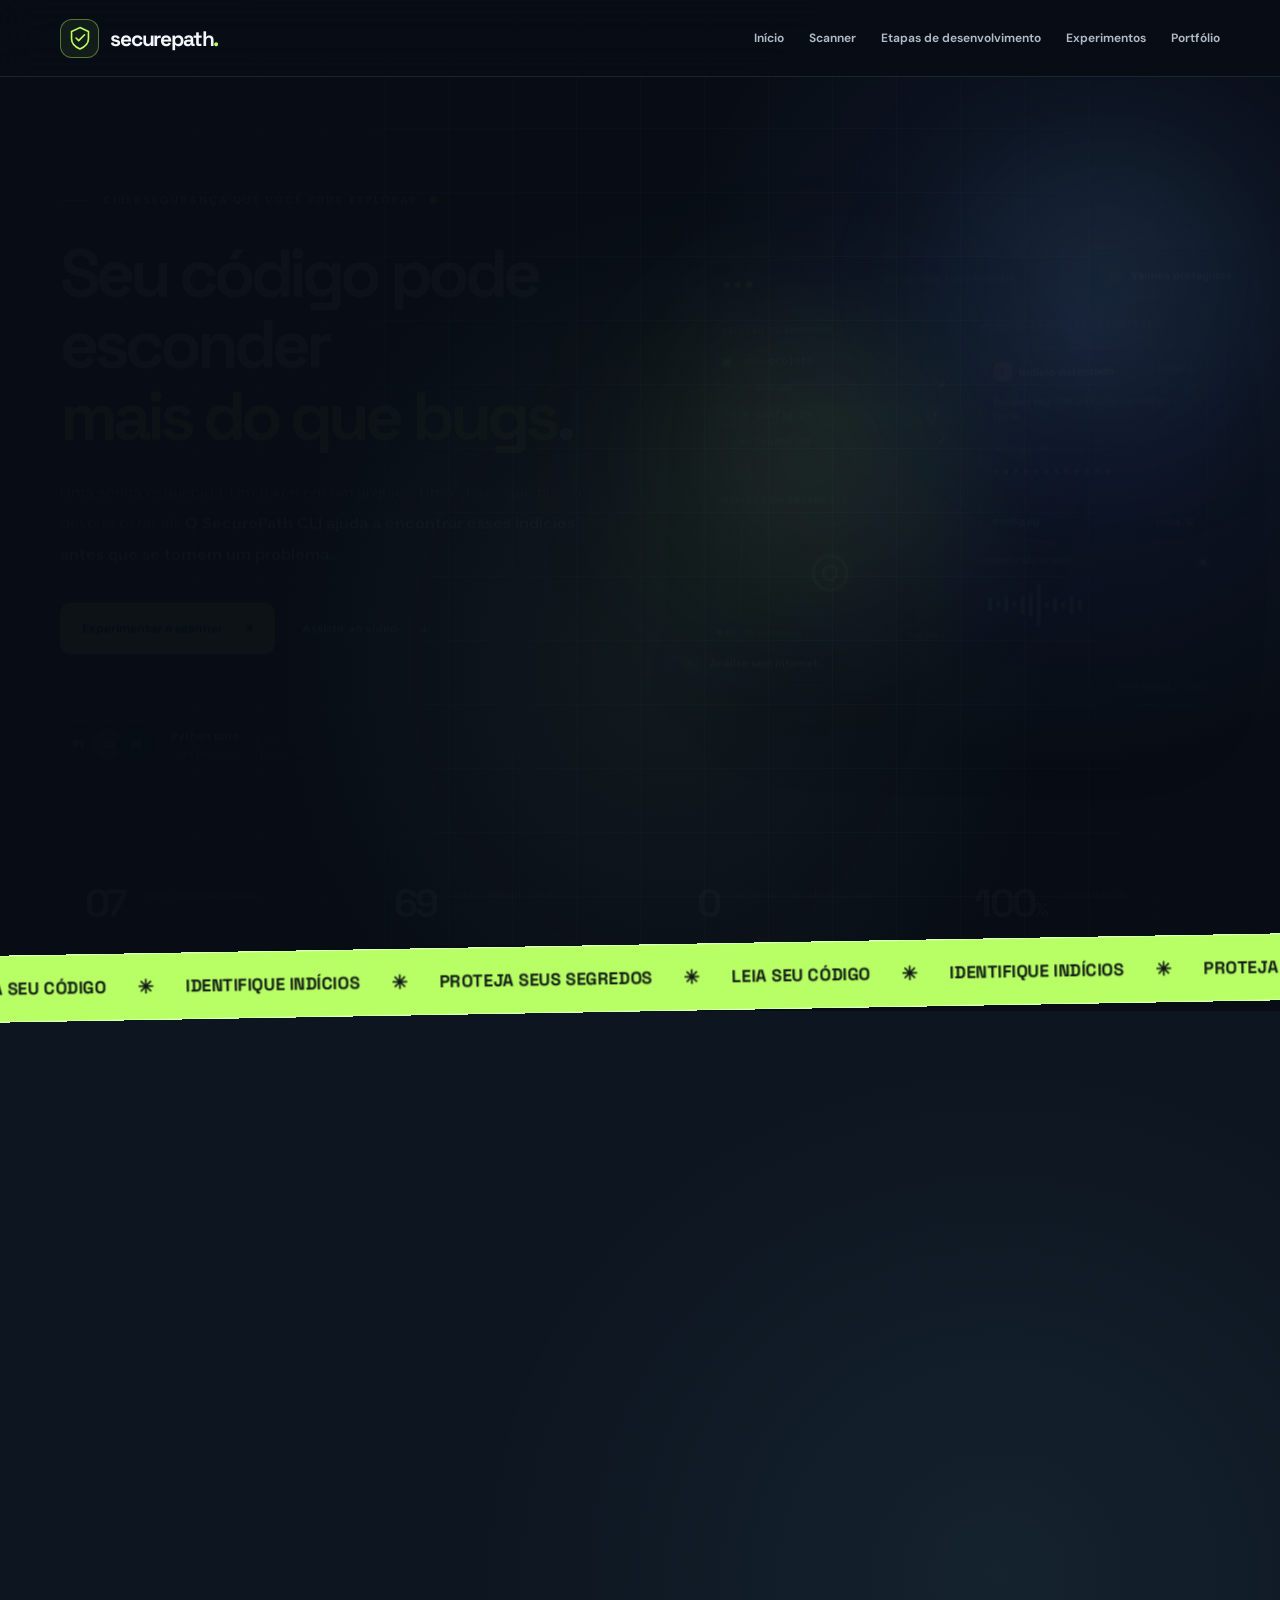
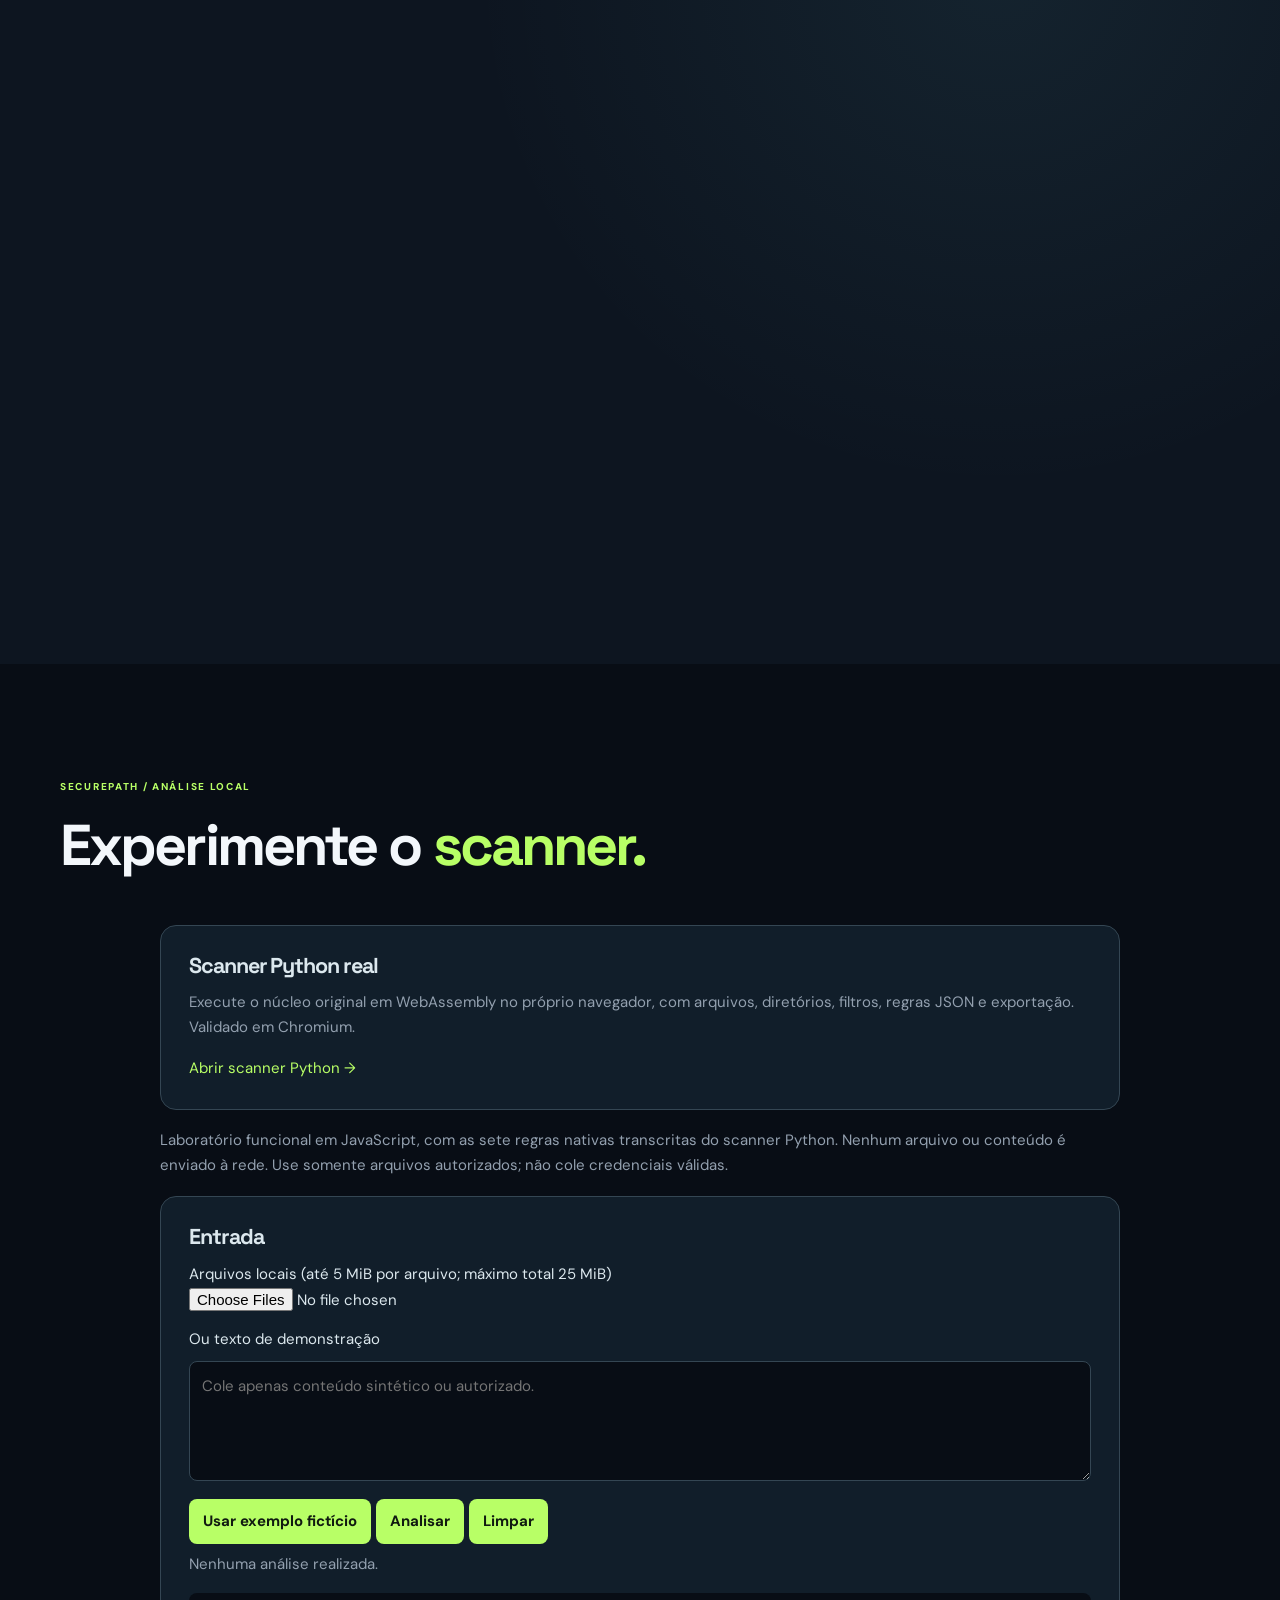
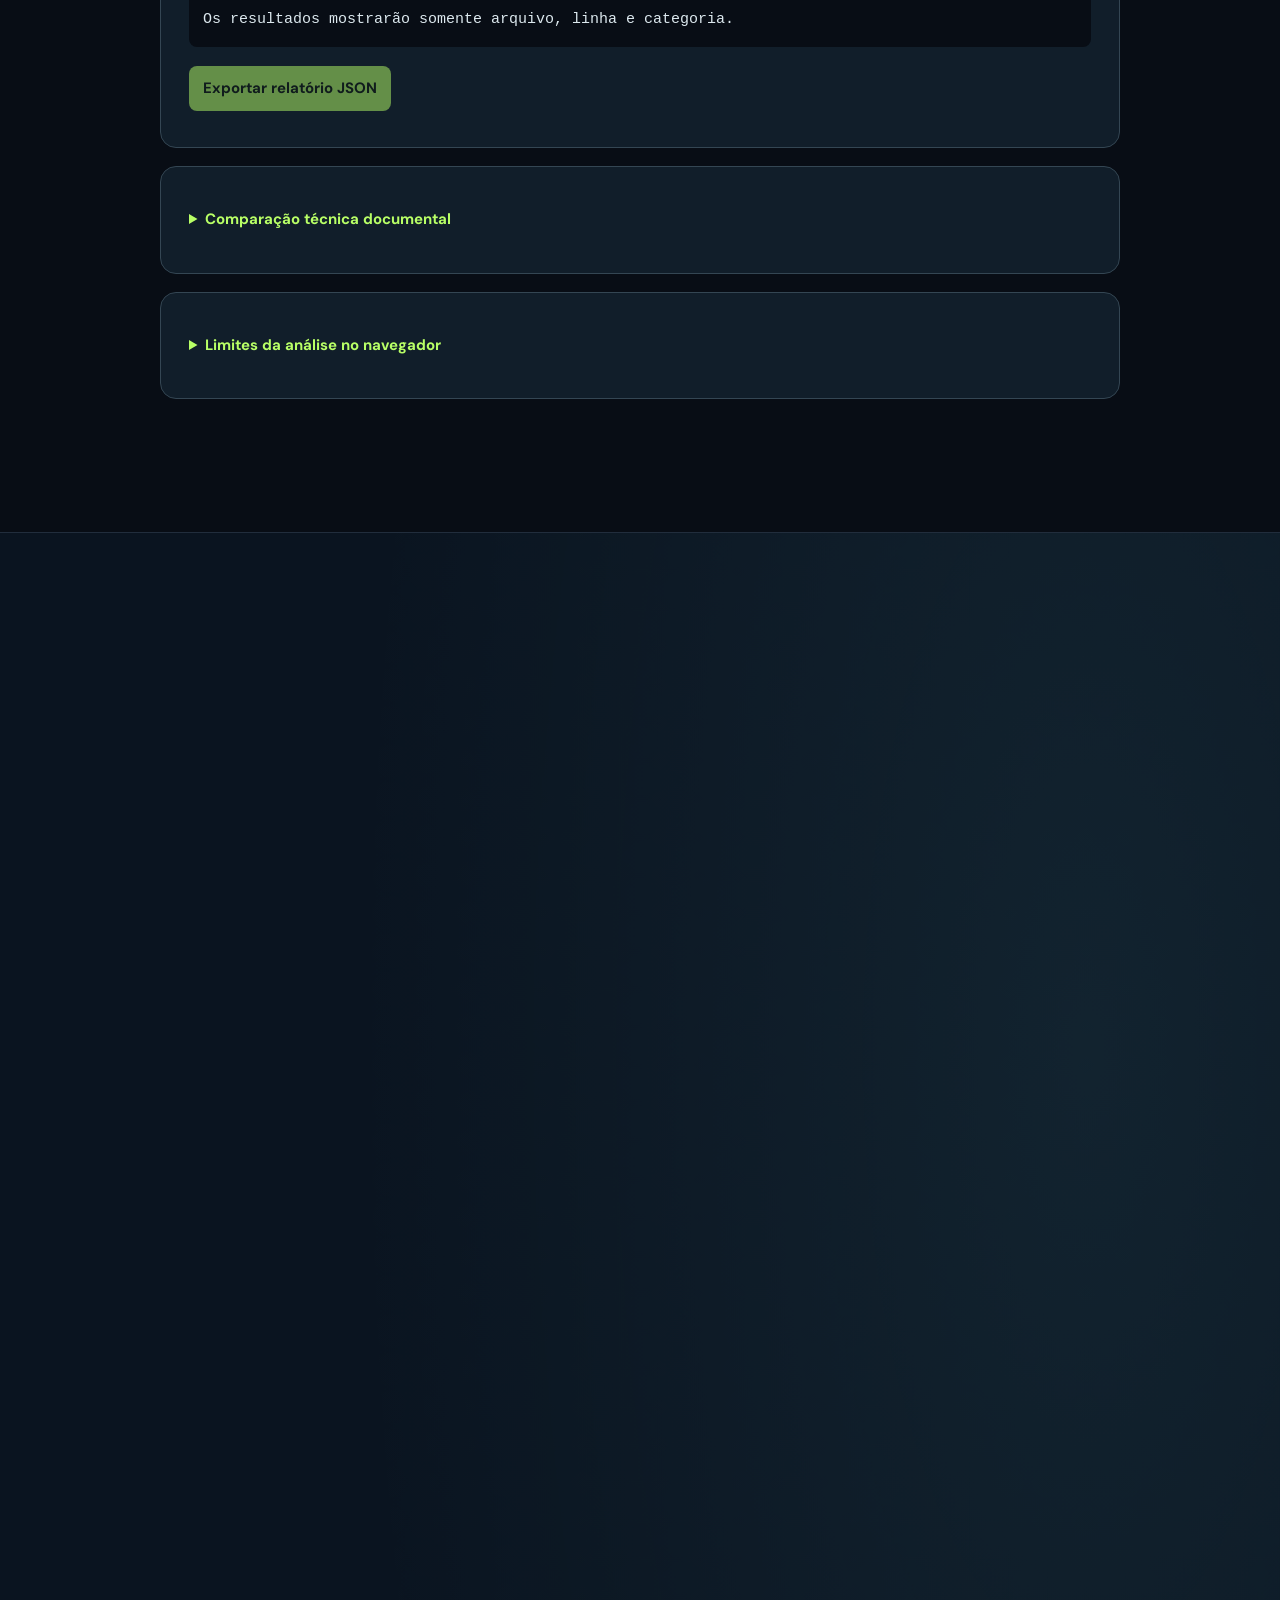
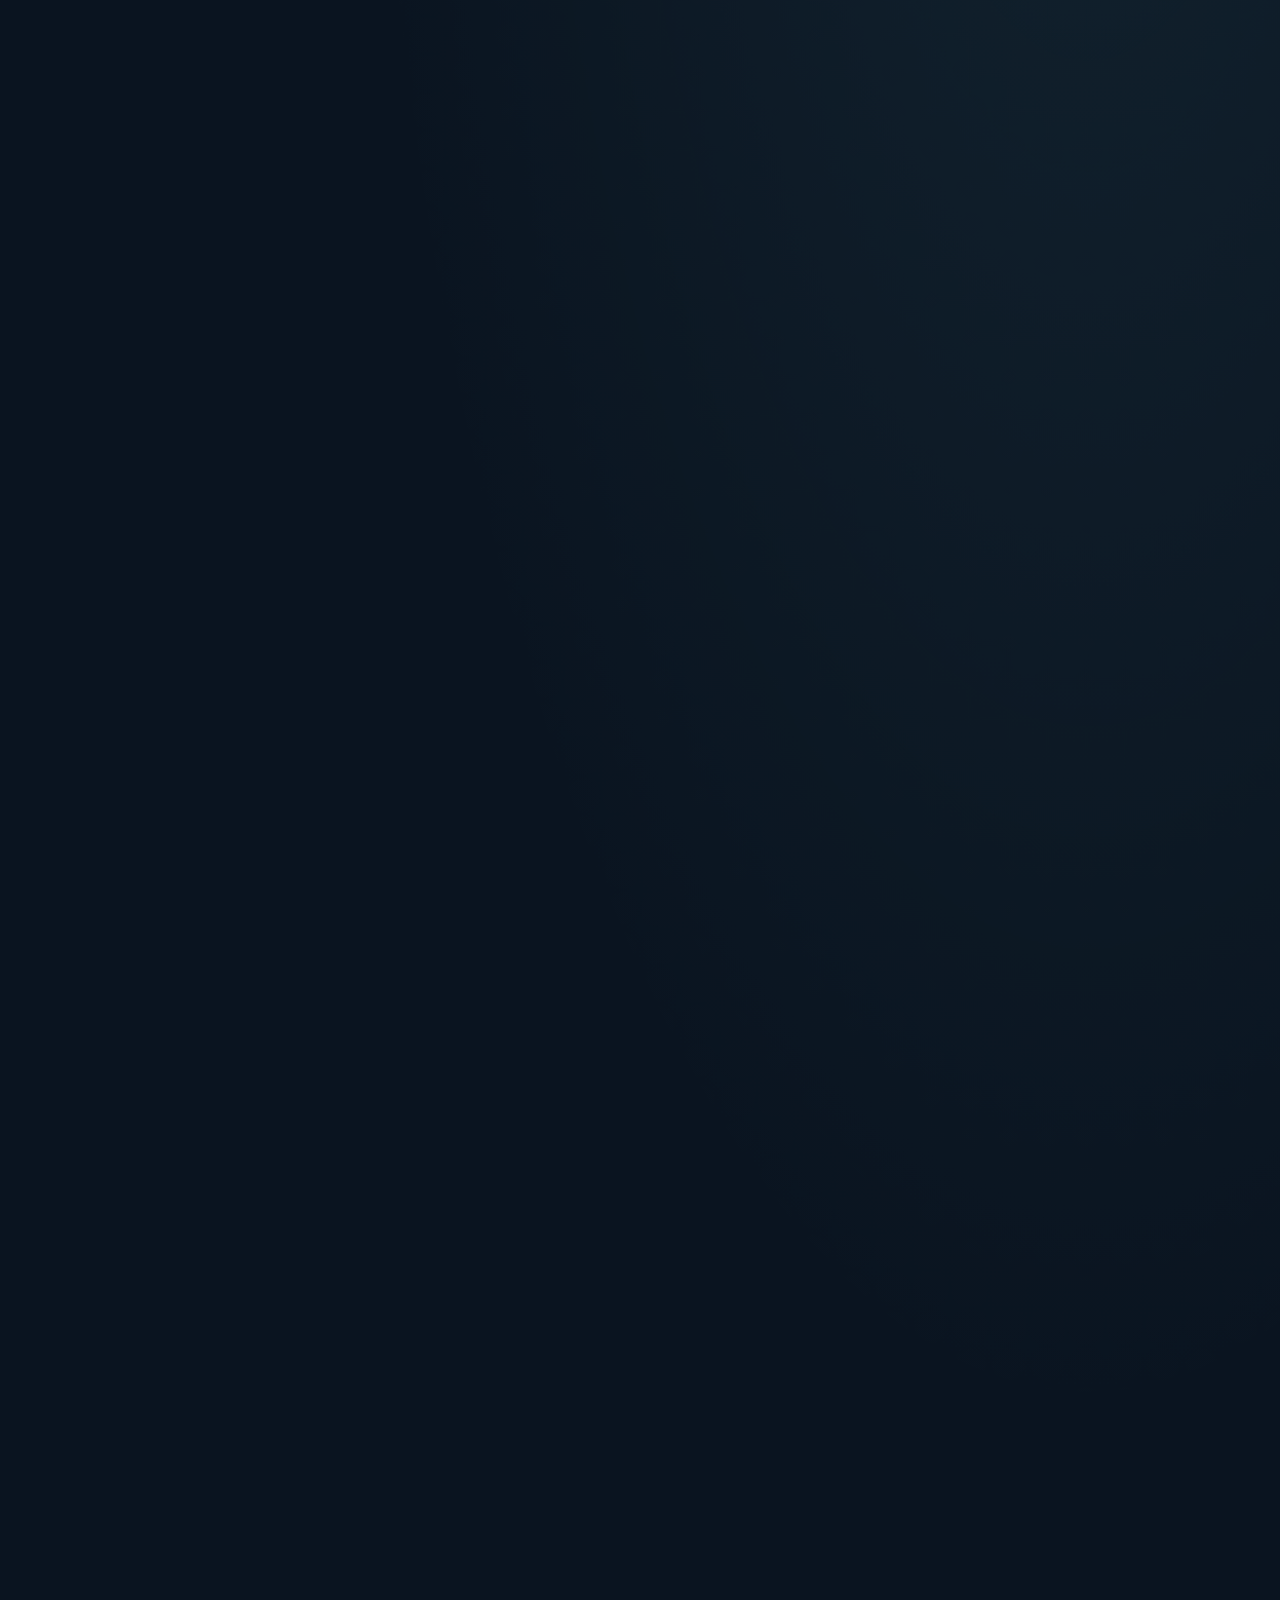
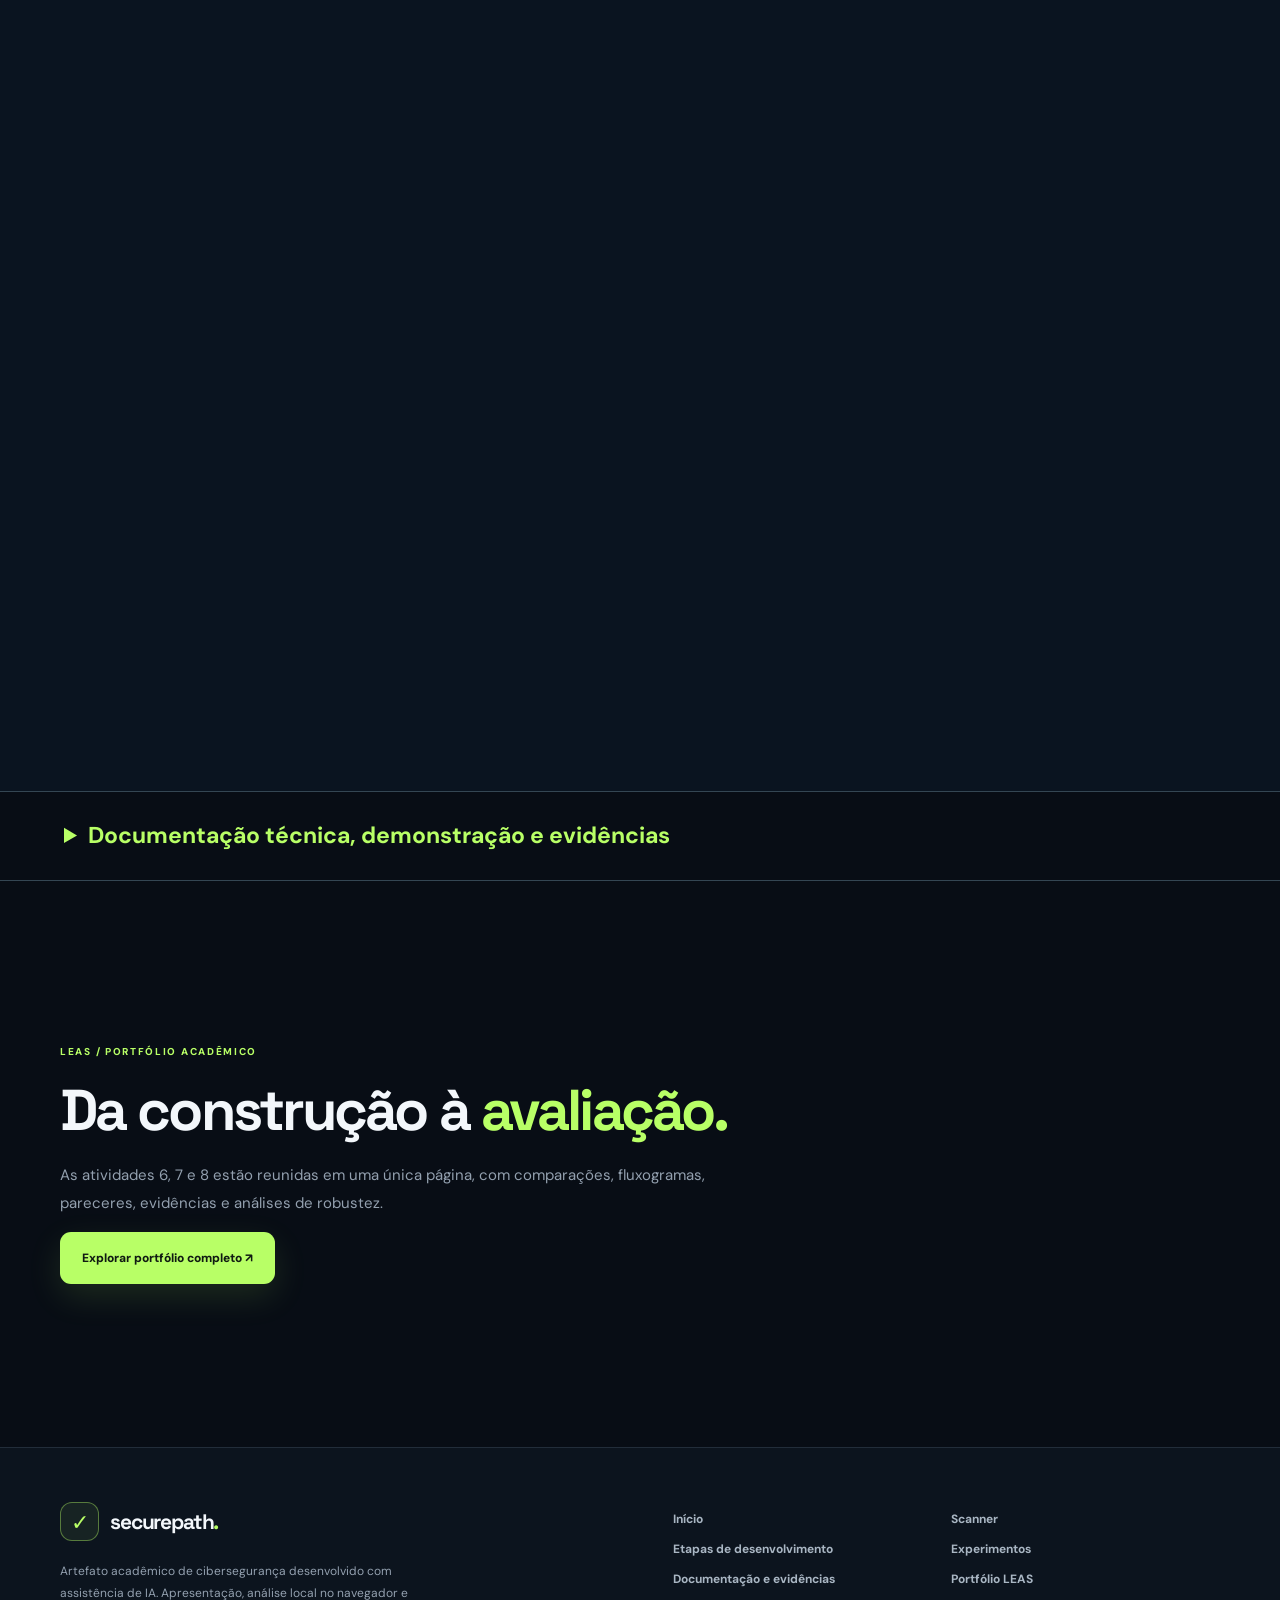
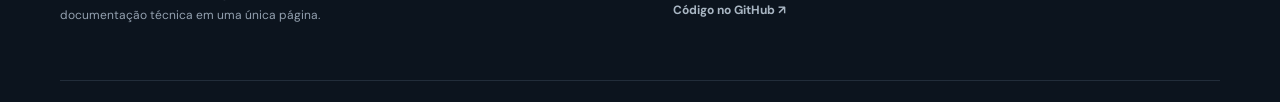
<file: index.html>
<!doctype html><html lang="pt-BR"><head><meta charset="utf-8"><meta name="viewport" content="width=device-width,initial-scale=1"><title>SecurePath — Site interativo</title><meta http-equiv="refresh" content="0; url=./docs/"><link rel="canonical" href="./docs/"><style>body{font:16px/1.7 system-ui,sans-serif;background:#080d15;color:#f3f7fb;min-height:100vh;display:grid;place-items:center;margin:0;text-align:center;padding:20px}a{color:#b8ff66}main{max-width:550px}h1{font-size:34px}</style></head><body><main><h1>SecurePath CLI</h1><p>Você será direcionado ao site interativo.</p><p><a href="./docs/">Abrir o site SecurePath</a></p></main></body></html>
</file>
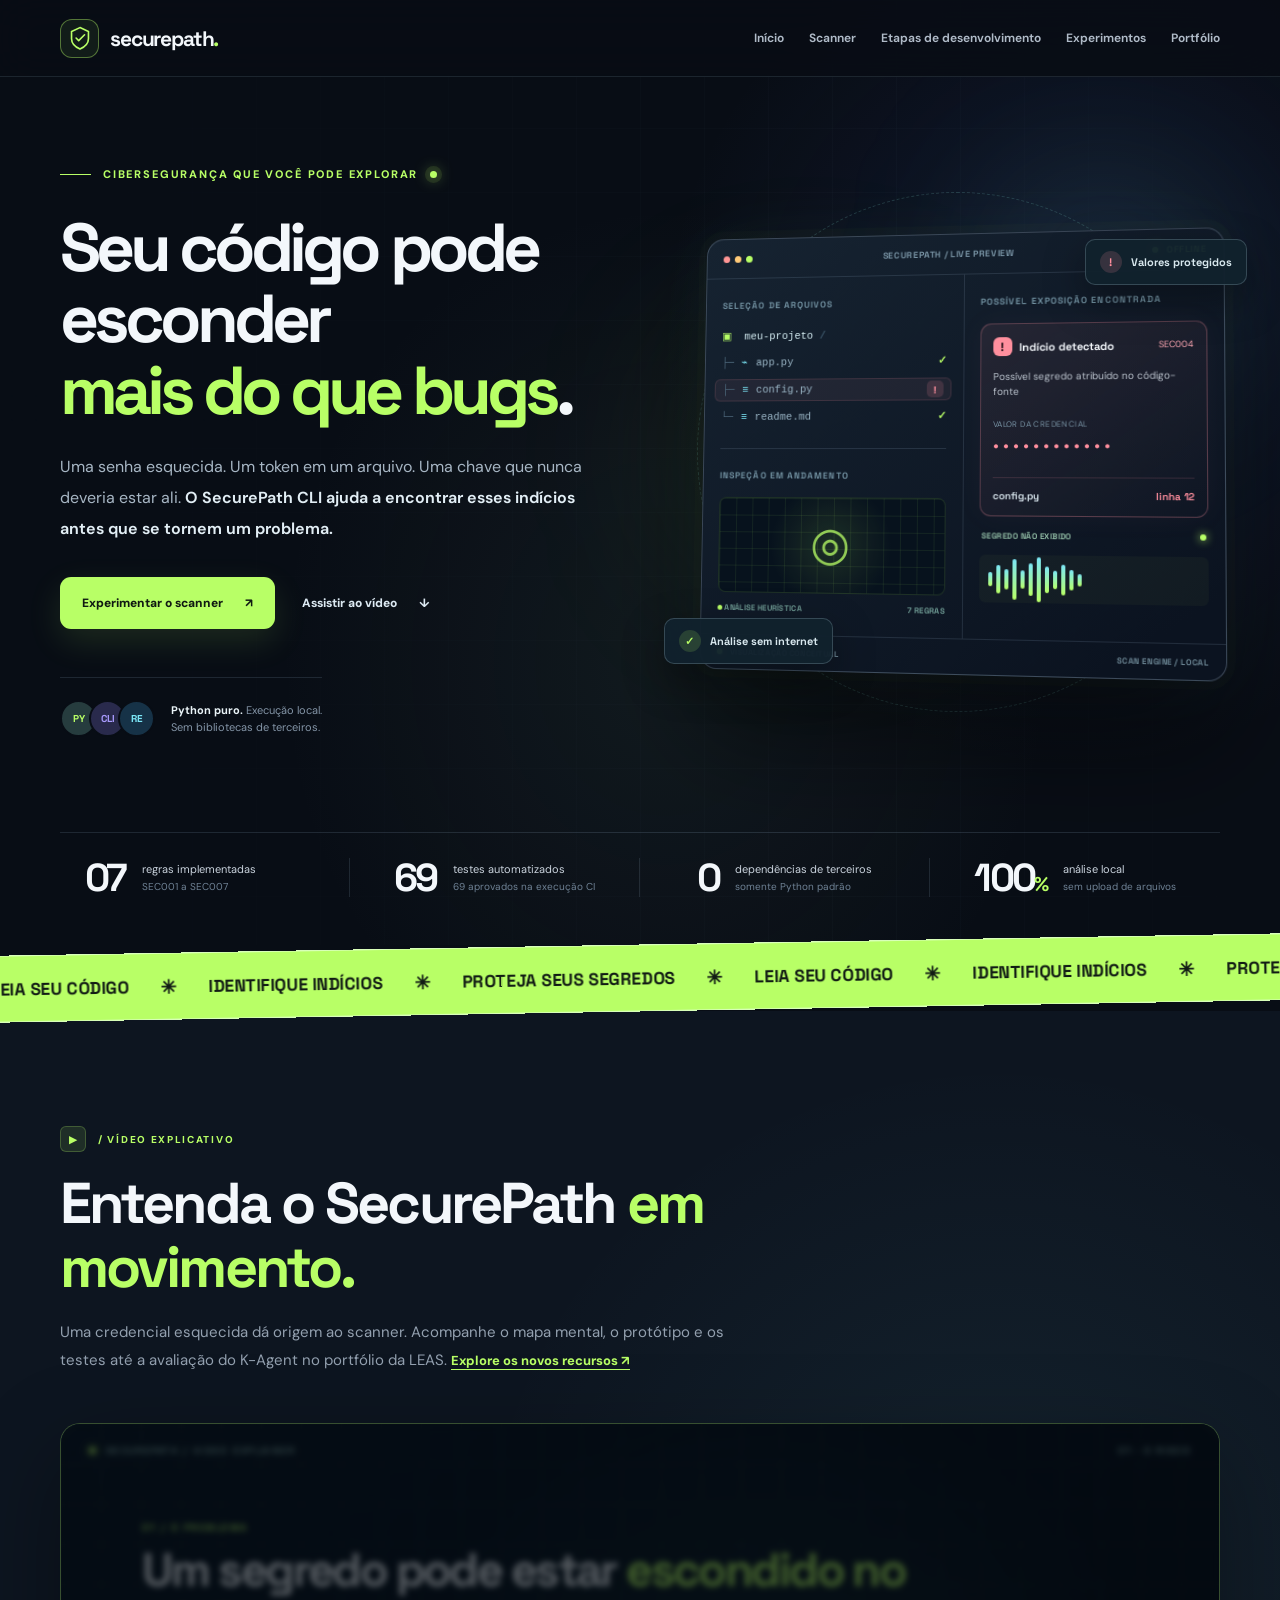
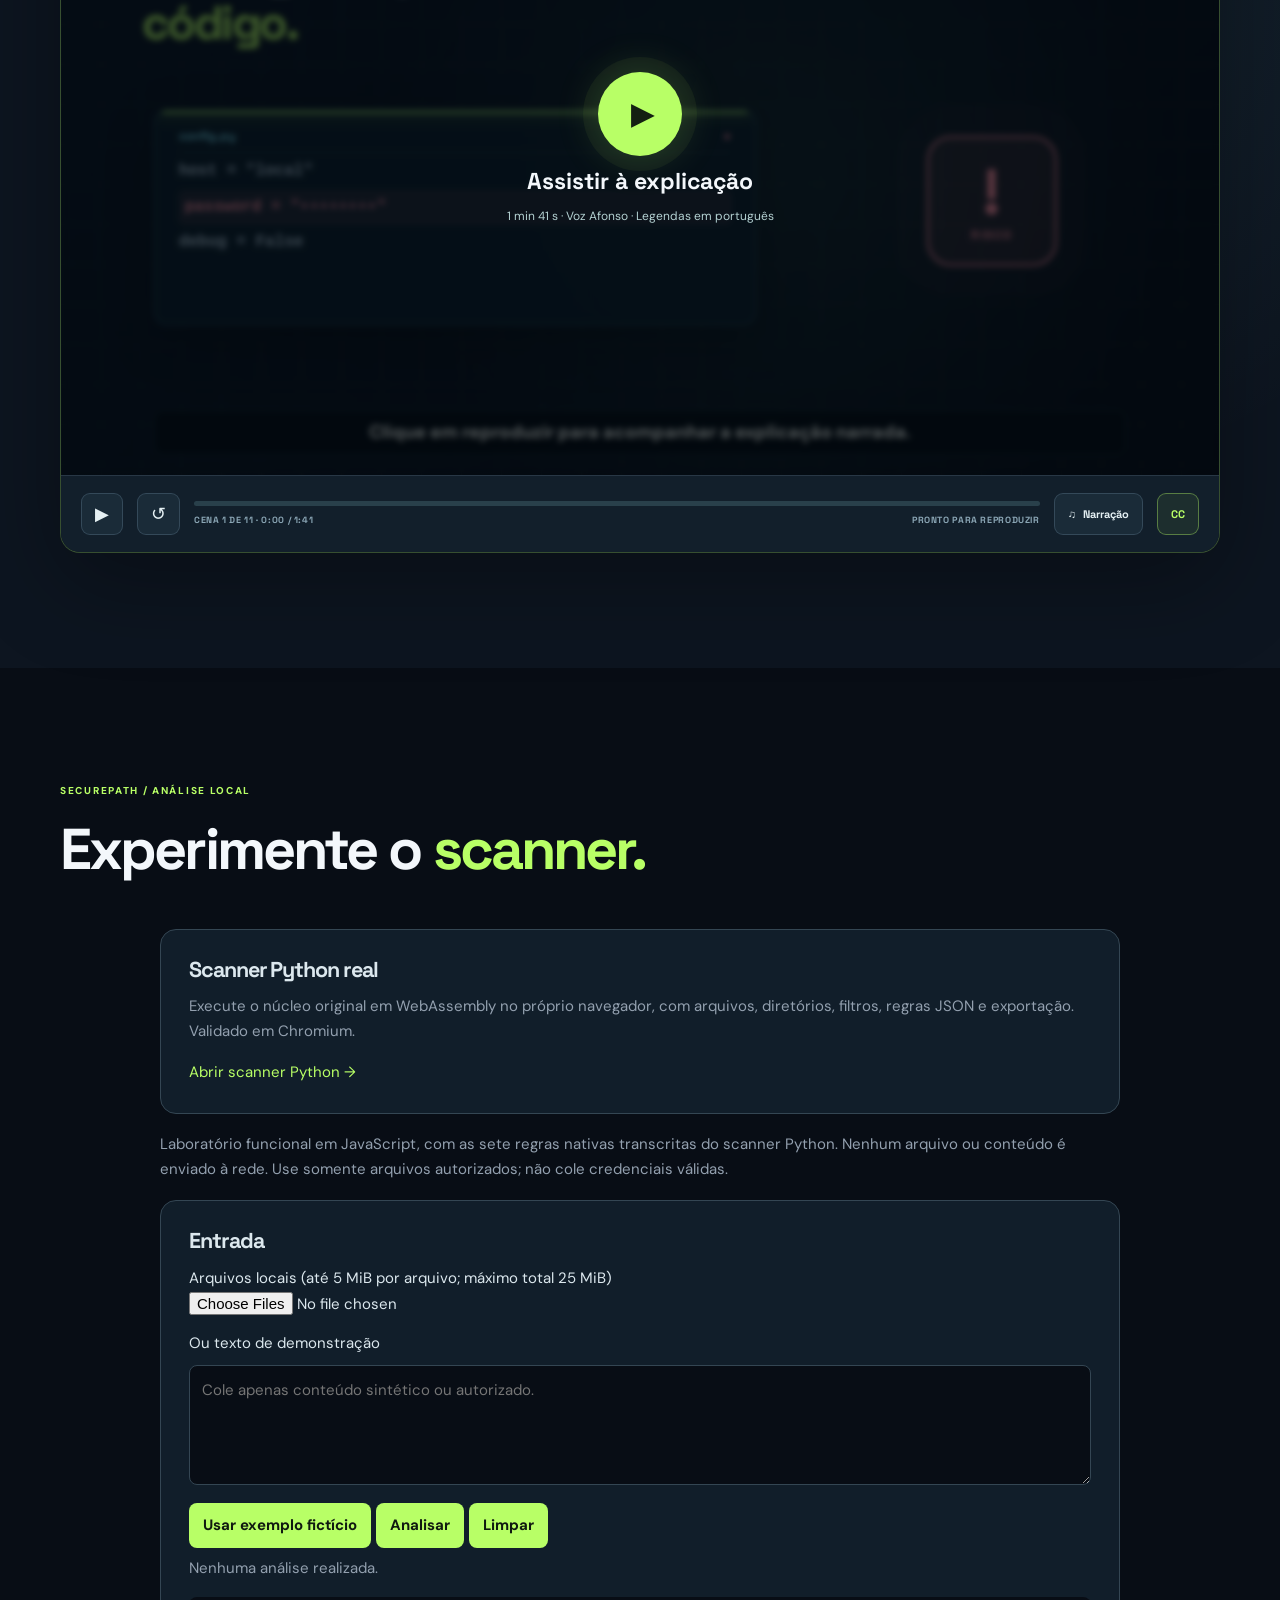
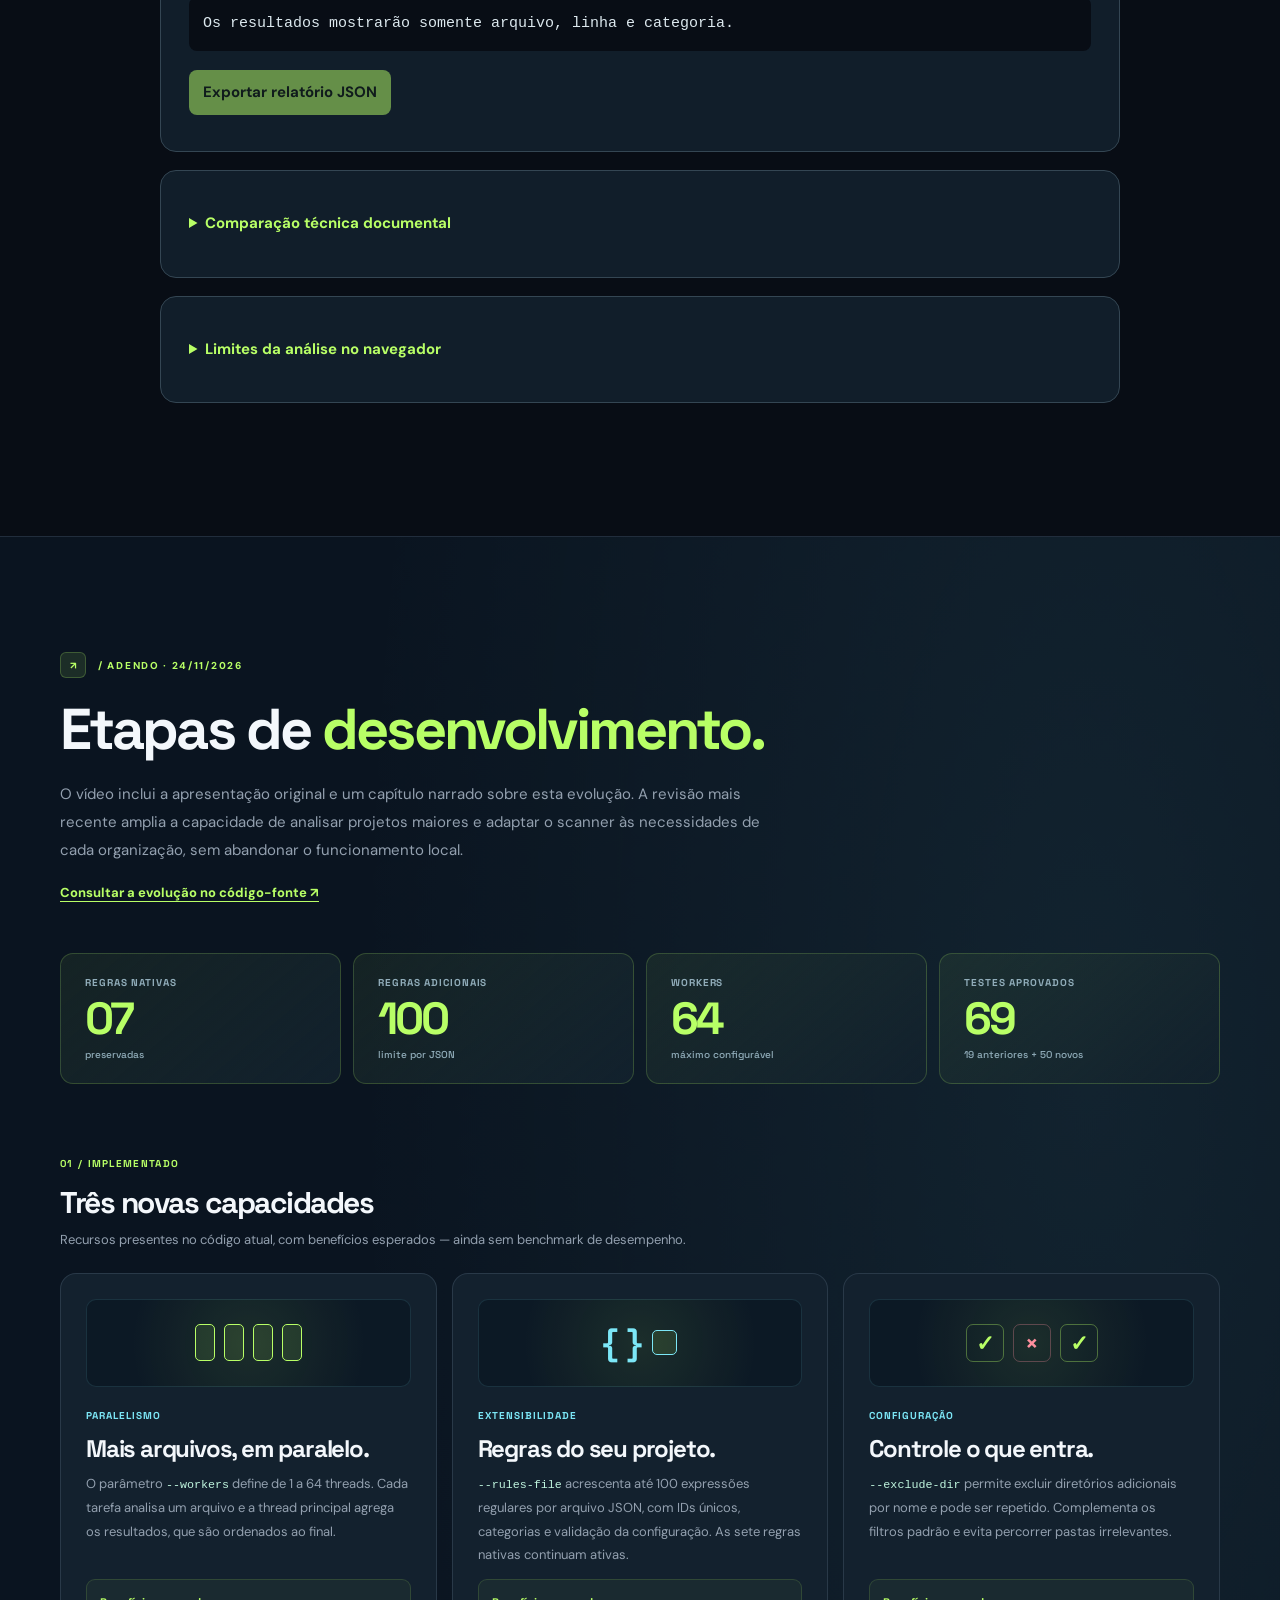
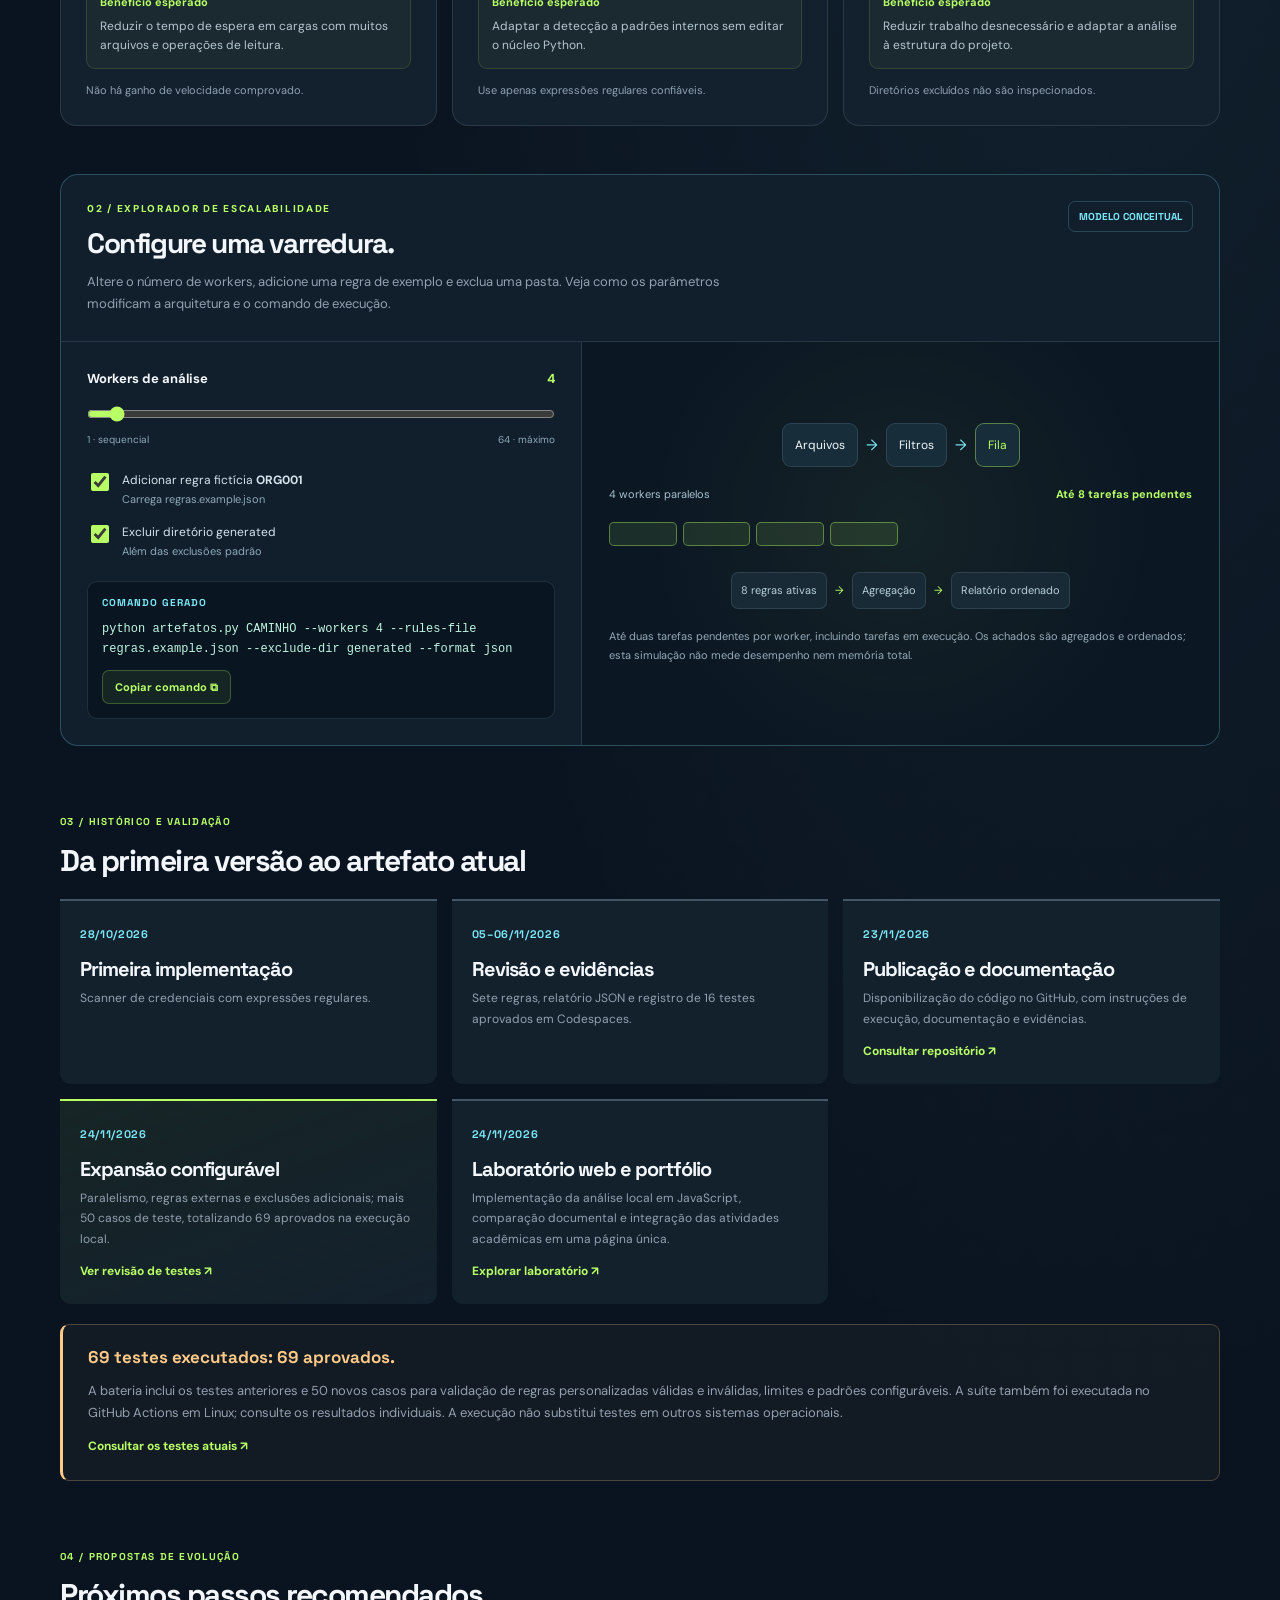
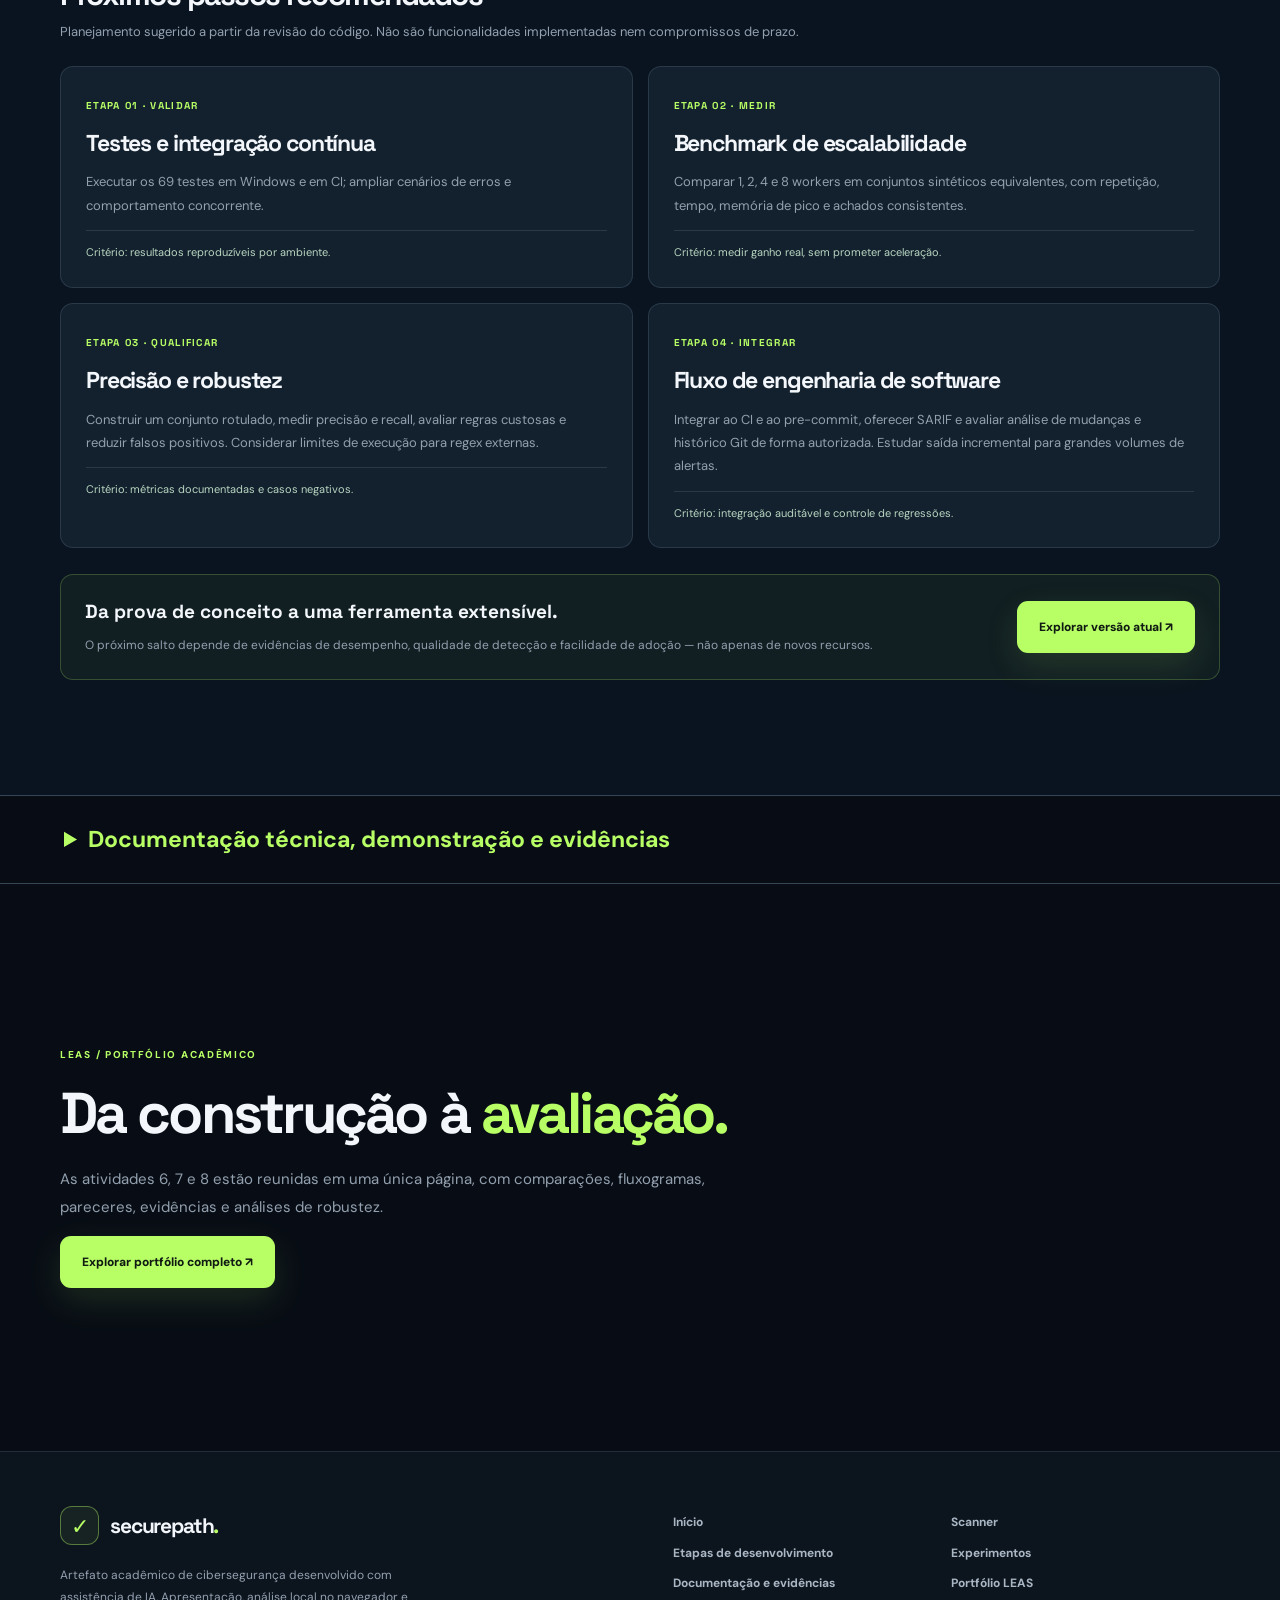
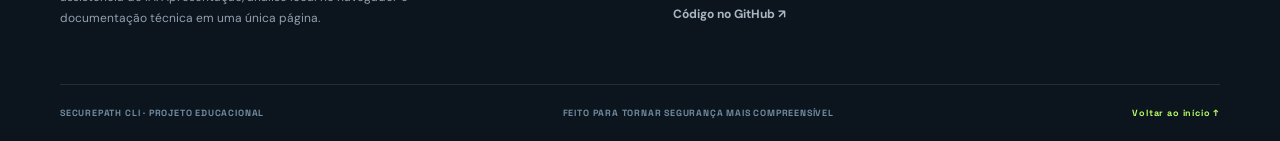
<file: docs/index.html>
<!DOCTYPE html>
<html lang="pt-BR">
<head>
<meta charset="UTF-8">
<meta name="viewport" content="width=device-width,initial-scale=1">
<meta name="theme-color" content="#080d15">
<meta name="description" content="SecurePath CLI: uma experiência interativa para conhecer um scanner de credenciais expostas, seus padrões, funcionamento e evidências técnicas.">
<meta property="og:title" content="SecurePath — Segredos não devem passar despercebidos">
<meta property="og:description" content="Explore visualmente o scanner de segredos feito em Python. Entenda a arquitetura, experimente uma simulação e consulte as evidências.">
<title>SecurePath — Explore o scanner de segredos</title>
<link rel="icon" href="data:image/svg+xml,%3Csvg xmlns='http://www.w3.org/2000/svg' viewBox='0 0 64 64'%3E%3Crect width='64' height='64' rx='15' fill='%23080d15'/%3E%3Cpath d='M32 7 51 16v15c0 13-8 21-19 26-11-5-19-13-19-26V16z' fill='none' stroke='%23b8ff66' stroke-width='4'/%3E%3Cpath d='m23 31 6 6 13-13' stroke='%23b8ff66' stroke-width='4' fill='none'/%3E%3C/svg%3E">
<link rel="preconnect" href="https://fonts.googleapis.com">
<link rel="preconnect" href="https://fonts.gstatic.com" crossorigin>
<link href="https://fonts.googleapis.com/css2?family=DM+Sans:wght@400;500;600;700;800&family=Space+Grotesk:wght@400;500;600;700&display=swap" rel="stylesheet">
<link rel="stylesheet" href="./style.css?v=11.1">
<script src="./app.js?v=11.2" defer></script>
<style> .scanner-live{max-width:960px;margin:auto;color:#dce8ee}.scanner-live p{margin:0 0 16px;line-height:1.65}.scanner-panel{border:1px solid #344653;background:#111e2a;border-radius:16px;padding:clamp(16px,3vw,28px);margin:18px 0;min-width:0}.scanner-panel h2{font-size:1.35rem;margin:0 0 12px}.scanner-panel label{display:block;margin:14px 0}.scanner-panel textarea{display:block;width:100%;min-height:120px;margin-top:8px;padding:12px;border:1px solid #344653;background:#080d15;color:#f3f7fb;border-radius:8px;font:inherit;resize:vertical}.scanner-panel input{max-width:100%;color:inherit}.scanner-panel button{background:#b8ff66;color:#101a10;border:0;border-radius:8px;padding:10px 14px;font:inherit;font-weight:700;cursor:pointer;margin:4px 5px 8px 0}.scanner-panel button:disabled{opacity:.5;cursor:not-allowed}.scanner-panel pre{white-space:pre-wrap;overflow-wrap:anywhere;background:#080d15;padding:14px;border-radius:8px;max-height:360px;overflow:auto}.scanner-panel summary,.technical-details>summary{cursor:pointer;font-weight:700;color:#b8ff66;padding:12px 0}.scanner-panel table{border-collapse:collapse;width:100%;font-size:14px}.scanner-panel th,.scanner-panel td{padding:10px;border-bottom:1px solid #344653;text-align:left;vertical-align:top}.scanner-panel .scroll{overflow:auto}.scanner-panel small{color:#b0bbc8}.scanner-panel a{color:#b8ff66}.technical-details{margin:0 auto 48px;border-top:1px solid #344653;border-bottom:1px solid #344653}.technical-details>summary{width:min(1160px,90%);margin:auto;padding:24px 0;font-size:clamp(18px,2.5vw,23px)}.technical-details>summary:focus-visible,.scanner-panel summary:focus-visible{outline:2px solid #b8ff66;outline-offset:4px}.desktop-nav a[aria-current="location"]{color:#b8ff66}.scanner-live [id]{scroll-margin-top:95px}</style>
</head>
<body>
<a href="#conteudo" class="skip">Pular para o conteúdo</a>
<div class="page-noise" aria-hidden="true"></div>
<div class="progress-track" aria-hidden="true"><div id="scroll-progress"></div></div>
<header class="site-header">
 <div class="container header-inner">
  <a class="brand" href="#inicio" aria-label="SecurePath, início"><span class="brand-mark" aria-hidden="true"><svg viewBox="0 0 40 40" fill="none"><path d="M20 4 33 10v11c0 8-5.5 12.5-13 16-7.5-3.5-13-8-13-16V10L20 4Z" stroke="currentColor" stroke-width="2.5"/><path d="m14 20 4 4 9-9" stroke="currentColor" stroke-width="2.5" stroke-linecap="round" stroke-linejoin="round"/></svg></span><span>securepath<span class="brand-period">.</span></span></a>
  <nav class="desktop-nav" aria-label="Navegação"><a href="#inicio">Início</a><a href="#scanner">Scanner</a><a href="#evolucao">Etapas de desenvolvimento</a><a href="./experimentos/">Experimentos</a><a href="./portfolio.html">Portfólio</a></nav>
  
  <button class="menu-button" id="menu-button" aria-label="Abrir navegação" aria-expanded="false" aria-controls="mobile-nav" type="button"><span></span><span></span><span></span></button>
 </div>
 <nav class="mobile-nav" id="mobile-nav" aria-label="Navegação móvel" hidden><a href="#inicio">Início</a><a href="#scanner">Scanner</a><a href="#evolucao">Etapas de desenvolvimento</a><a href="./experimentos/">Experimentos</a><a href="./portfolio.html">Portfólio</a></nav>
</header>
<main id="conteudo">
<section class="hero" id="inicio">
 <div class="hero-halo halo-one" aria-hidden="true"></div><div class="hero-halo halo-two" aria-hidden="true"></div>
 <div class="container hero-grid">
  <div class="hero-text rise">
   <div class="eyebrow"><span class="eyebrow-line"></span> CIBERSEGURANÇA QUE VOCÊ PODE EXPLORAR <span class="live-point"></span></div>
   <h1>Seu código pode esconder <span class="hero-emphasis">mais do que bugs<span class="period">.</span></span></h1>
   <p class="hero-description">Uma senha esquecida. Um token em um arquivo. Uma chave que nunca deveria estar ali. <strong>O SecurePath CLI ajuda a encontrar esses indícios antes que se tornem um problema.</strong></p>
   <div class="hero-actions">
    <a class="btn btn-primary" href="#scanner">Experimentar o scanner <span aria-hidden="true">↗</span></a>
    <a class="btn btn-text" href="#video">Assistir ao vídeo <span aria-hidden="true">↓</span></a>
   </div>
   <div class="hero-trust"><div class="trust-avatars" aria-hidden="true"><span>PY</span><span>CLI</span><span>RE</span></div><p><strong>Python puro.</strong> Execução local.<br>Sem bibliotecas de terceiros.</p></div>
  </div>
  <div class="hero-stage rise" aria-label="Ilustração animada de uma análise de arquivos com alertas de segurança">
   <div class="stage-backdrop" aria-hidden="true"><div class="circle-ring ring-one"></div><div class="circle-ring ring-two"></div><div class="circle-ring ring-three"></div><span class="orbit-dot dot-a"></span><span class="orbit-dot dot-b"></span><span class="orbit-dot dot-c"></span></div>
   <div class="security-display">
    <div class="display-top"><div class="traffic-lights" aria-hidden="true"><i></i><i></i><i></i></div><span>SECUREPATH / LIVE PREVIEW</span><span class="display-status"><i></i> OFFLINE</span></div>
    <div class="display-main">
     <div class="display-left"><div class="tiny-label">SELEÇÃO DE ARQUIVOS</div><div class="file-tree"><div class="folder-row"><span class="folder-icon">▣</span> meu-projeto <span class="faint">/</span></div><div class="tree-row"><span class="tree-stem">├─</span><span class="file-ico">⌁</span> app.py <span class="file-tick">✓</span></div><div class="tree-row scanned-file"><span class="tree-stem">├─</span><span class="file-ico">≡</span> config.py <span class="file-alert">!</span></div><div class="tree-row"><span class="tree-stem">└─</span><span class="file-ico">≡</span> readme.md <span class="file-tick">✓</span></div></div>
     <div class="display-divider"></div><div class="tiny-label">INSPEÇÃO EM ANDAMENTO</div><div class="scan-graphic"><div class="graphic-grid"></div><div class="scan-vertical"></div><div class="graphic-crosshair"><span>◎</span></div></div><div class="scan-legend"><span><i></i> ANÁLISE HEURÍSTICA</span><span>7 REGRAS</span></div></div>
     <div class="display-right"><div class="tiny-label">POSSÍVEL EXPOSIÇÃO ENCONTRADA</div><div class="alert-surface"><div class="alert-surface-head"><span class="alert-icon">!</span><strong>Indício detectado</strong><span>SEC004</span></div><p>Possível segredo atribuído no código-fonte</p><div class="redacted-row">VALOR DA CREDENCIAL <span>••••••••••••</span></div><div class="alert-location">config.py <span>linha 12</span></div></div><div class="data-foot"><span>SEGREDO NÃO EXIBIDO</span><span class="pulse-mini"></span></div><div class="decorative-wave"><span style="--height:30%"></span><span style="--height:58%"></span><span style="--height:44%"></span><span style="--height:85%"></span><span style="--height:40%"></span><span style="--height:70%"></span><span style="--height:95%"></span><span style="--height:55%"></span><span style="--height:37%"></span><span style="--height:63%"></span><span style="--height:42%"></span><span style="--height:24%"></span></div></div>
    </div>
    <div class="display-bottom"><span><i class="status-dot"></i> VISUALIZAÇÃO CONCEITUAL</span><span>SCAN ENGINE / LOCAL</span></div>
   </div>
   <div class="floating-tag tag-left"><span class="tag-circle">✓</span> Análise sem internet</div>
   <div class="floating-tag tag-right"><span class="tag-circle danger">!</span> Valores protegidos</div>
  </div>
 </div>
 <div class="container hero-metrics rise"><div><strong>07</strong><p>regras implementadas<br><small>SEC001 a SEC007</small></p></div><div><strong>69</strong><p>testes automatizados<br><small>69 aprovados na execução CI</small></p></div><div><strong>0</strong><p>dependências de terceiros<br><small>somente Python padrão</small></p></div><div><strong>100<span>%</span></strong><p>análise local<br><small>sem upload de arquivos</small></p></div></div>
</section>
<div class="marquee" aria-hidden="true"><div class="marquee-run"><span>LEIA SEU CÓDIGO</span><b>✳</b><span>IDENTIFIQUE INDÍCIOS</span><b>✳</b><span>PROTEJA SEUS SEGREDOS</span><b>✳</b><span>LEIA SEU CÓDIGO</span><b>✳</b><span>IDENTIFIQUE INDÍCIOS</span><b>✳</b><span>PROTEJA SEUS SEGREDOS</span><b>✳</b></div></div>


<section class="section explainer-section" id="video" aria-labelledby="explainer-heading">
 <div class="container">
  <div class="section-head reveal">
   <span class="overline"><span>▶</span> / VÍDEO EXPLICATIVO</span>
   <h2 id="explainer-heading">Entenda o SecurePath <em>em movimento.</em></h2>
   <p>Uma credencial esquecida dá origem ao scanner. Acompanhe o mapa mental, o protótipo e os testes até a avaliação do K-Agent no portfólio da LEAS. <a class="evo-source" href="#evolucao">Explore os novos recursos ↗</a></p>
  </div>
  <div class="explainer-player reveal" id="explainer-player" aria-label="Apresentação animada e narrada do SecurePath CLI">
   <div id="explainer-native" class="explainer-native" hidden><video id="explainer-mp4" controls playsinline preload="metadata" poster="./media/securepath-semestre.jpg" aria-label="Vídeo atualizado do SecurePath CLI"><source src="./media/securepath-semestre-afonso.mp4" type="video/mp4"><track src="./media/securepath-semestre-afonso.vtt" kind="subtitles" srclang="pt-BR" label="Português" default></video></div>
   <div class="explainer-screen" id="explainer-screen">
    <div class="clip-top"><span><i class="clip-live-dot"></i> SECUREPATH / VIDEO EXPLAINER</span><span id="clip-topic">01 · O RISCO</span></div>
    <div class="clip-visuals" aria-hidden="true">
     <div class="clip-scene current" data-clip-scene="0">
      <div class="clip-headline"><small>01 / O PROBLEMA</small><strong>Um segredo pode estar <em>escondido no código.</em></strong></div>
      <div class="clip-code-panel"><span>config.py <b>●</b></span><code>host = "local"</code><code class="clip-alert-code">password = "••••••••"</code><code>debug = False</code><div class="clip-scan-line"></div></div>
      <div class="clip-risk-badge"><span>!</span><b>RISCO</b></div>
     </div>
     <div class="clip-scene" data-clip-scene="1">
      <div class="clip-headline"><small>02 / A SOLUÇÃO</small><strong>O scanner trabalha <em>localmente.</em></strong></div>
      <div class="clip-files"><span>▤ <b>app.py</b></span><span>▤ <b>config.py</b></span><span>▤ <b>settings.env</b></span></div>
      <div class="clip-stream"><i></i><i></i><i></i></div>
      <div class="clip-shield"><span>✓</span><small>PYTHON</small></div>
     </div>
     <div class="clip-scene" data-clip-scene="2">
      <div class="clip-headline"><small>03 / FILTRAGEM</small><strong>Primeiro, <em>selecionar os arquivos.</em></strong></div>
      <div class="clip-filter"><span><b>✓</b> codigo.py <i>ANALISAR</i></span><span><b>×</b> node_modules/ <i>IGNORAR</i></span><span><b>×</b> arquivo_grande.bin <i>IGNORAR</i></span></div>
     </div>
     <div class="clip-scene" data-clip-scene="3">
      <div class="clip-headline"><small>04 / DETECÇÃO</small><strong>Sete regras nativas. <em>Busca por padrões.</em></strong></div>
      <div class="clip-rules"><span>SEC001</span><span>SEC002</span><span>SEC003</span><span>SEC004</span><span>SEC005</span><span>SEC006</span><span>SEC007</span></div>
      <div class="clip-magnifier"><div class="clip-magnifier-ring"></div><strong>⌕</strong></div>
      <div class="clip-rule-label">AWS • TOKENS • SENHAS • CHAVES</div>
     </div>
     <div class="clip-scene" data-clip-scene="4">
      <div class="clip-headline"><small>05 / RELATÓRIO</small><strong>Encontre o local. <em>Não exponha o valor.</em></strong></div>
      <div class="clip-report"><div><span>[ALERTA]</span><b>configuracao.py:4</b></div><p>Categoria: Senha/segredo atribuído</p><div class="clip-hidden">Valor identificado <strong>••••••••••</strong></div></div>
     </div>
     <div class="clip-scene" data-clip-scene="5">
      <div class="clip-headline"><small>06 / VALIDAÇÃO HISTÓRICA</small><strong>Resultados de uma <em>amostra sintética.</em></strong></div>
      <div class="clip-evidence"><div><strong>03</strong><span>ARQUIVOS</span></div><div><strong>04</strong><span>ALERTAS</span></div><div><strong>16</strong><span>TESTES ANTERIORES</span></div></div>
      <div class="clip-evidence-caption">Valores históricos documentados no repositório · não representam precisão em dados reais.</div>
     </div>
     <div class="clip-scene" data-clip-scene="6">
      <div class="clip-headline"><small>07 / LIMITE DA DETECÇÃO</small><strong>Um indício <em>não é um veredito.</em></strong></div>
      <div class="clip-ending"><div class="clip-ending-mark"><span>✓</span></div><strong>SECUREPATH<span>.</span></strong><small>Analise localmente. Revise com responsabilidade.</small></div>
     </div>

     <div class="clip-scene" data-clip-scene="7">
      <div class="clip-headline"><small>08 / EVOLUÇÃO · PARALELISMO</small><strong>Mais arquivos, <em>em paralelo.</em></strong></div>
      <div class="clip-upgrade-flow"><div class="clip-upgrade-input"><small>ARQUIVOS</small><span>▤</span><span>▤</span><span>▤</span></div><div class="clip-upgrade-arrow">→</div><div class="clip-upgrade-queue"><small>FILA LIMITADA</small><b>2 × workers</b><div><i></i><i></i><i></i><i></i></div></div><div class="clip-upgrade-arrow">→</div><div class="clip-upgrade-threads"><small>ATÉ 64 THREADS</small><div><i style="--delay:0s"></i><i style="--delay:-0.18s"></i><i style="--delay:-0.36s"></i><i style="--delay:-0.54s"></i><i style="--delay:-0.72s"></i><i style="--delay:-0.8999999999999999s"></i><i style="--delay:-1.08s"></i><i style="--delay:-1.26s"></i><i style="--delay:-1.44s"></i><i style="--delay:-1.6199999999999999s"></i><i style="--delay:-1.7999999999999998s"></i><i style="--delay:-1.98s"></i></div></div></div>
      <div class="clip-upgrade-foot">Processamento concorrente · benefício esperado, não medido</div>
     </div>
     <div class="clip-scene" data-clip-scene="8">
      <div class="clip-headline"><small>09 / CONFIGURAÇÃO</small><strong>Personalize <em>cada varredura.</em></strong></div>
      <div class="clip-config-grid"><div><small>REGRAS EXTERNAS</small><strong>7 + até 100</strong><code>--rules-file regras.json</code><div class="clip-config-json">{ "rules": [ … ] }</div></div><div><small>EXCLUSÕES</small><strong>Por diretório</strong><code>--exclude-dir generated</code><div class="clip-config-skip">× generated/ · ignorado</div></div></div>
      <div class="clip-upgrade-foot">Sem modificar o núcleo Python · regras de fontes confiáveis</div>
     </div>
     <div class="clip-scene" data-clip-scene="9">
      <div class="clip-headline"><small>10 / VALIDAÇÃO ATUAL</small><strong>Uma suíte <em>mais abrangente.</em></strong></div>
      <div class="clip-test-growth"><div><strong>19</strong><small>TESTES ANTERIORES</small></div><span>+</span><div><strong>50</strong><small>CASOS DE CONFIGURAÇÃO</small></div><span>=</span><div class="clip-test-total"><strong>69</strong><small>APROVADOS*</small></div></div>
      <div class="clip-test-bar"><i></i><i></i></div><div class="clip-upgrade-foot">*Execução local registrada na documentação · não é benchmark nem resultado de CI</div>
     </div>
     <div class="clip-scene" data-clip-scene="10">
      <div class="clip-headline"><small>11 / ROADMAP</small><strong>Próximos passos: <em>medir e integrar.</em></strong></div>
      <div class="clip-roadmap"><div><span>01</span><b>Desempenho</b><small>Tempo e memória</small></div><div><span>02</span><b>Qualidade</b><small>Precisão e recall</small></div><div><span>03</span><b>Integração</b><small>CI/CD e pre-commit</small></div></div>
      <div class="clip-upgrade-foot">Propostas futuras · ganhos ainda não demonstrados</div>
     </div>
    </div>
    <div class="clip-subtitles" id="clip-subtitles" role="status" aria-live="off">
      Clique em reproduzir para acompanhar a explicação narrada.
    </div>
    <div class="clip-start-overlay" id="clip-start-overlay">
     <button type="button" id="clip-start" class="clip-start-btn" aria-label="Reproduzir apresentação com narração e legendas"><span>▶</span></button>
     <strong>Assistir à explicação</strong><small>1 min 41 s · Voz Afonso · Legendas em português</small>
    </div>
   </div>
   <div class="clip-controlbar">
    <button type="button" class="clip-icon-btn" id="clip-toggle" aria-label="Reproduzir ou pausar"><span id="clip-play-icon">▶</span></button>
    <button type="button" class="clip-icon-btn" id="clip-restart" aria-label="Reiniciar vídeo">↺</button>
    <div class="clip-progress-area"><div class="clip-progress"><span id="clip-progress-fill"></span></div><div class="clip-progress-label"><span id="clip-progress-text">CENA 1 DE 11</span><span id="clip-state-label">PRONTO PARA REPRODUZIR</span></div></div>
    <button type="button" id="clip-voice" class="clip-pill-btn" aria-pressed="true" aria-label="Ativar ou desativar narração"><span id="clip-voice-icon">♫</span> Narração</button>
    <button type="button" id="clip-captions" class="clip-pill-btn selected" aria-pressed="true" aria-label="Ativar ou desativar legendas">CC</button>
   </div>
  </div>
 </div>
</section>













<section class="section" id="scanner" aria-labelledby="scanner-heading"><div class="container"><div class="section-head"><span class="overline">SECUREPATH / ANÁLISE LOCAL</span><h2 id="scanner-heading">Experimente o <em>scanner.</em></h2></div><div class="scanner-live"><div class="scanner-panel"><h2>Scanner Python real</h2><p>Execute o núcleo original em WebAssembly no próprio navegador, com arquivos, diretórios, filtros, regras JSON e exportação. Validado em Chromium.</p><a href="./scan-python/">Abrir scanner Python →</a></div><p>Laboratório funcional em JavaScript, com as sete regras nativas transcritas do scanner Python. Nenhum arquivo ou conteúdo é enviado à rede. Use somente arquivos autorizados; não cole credenciais válidas.</p><div class="scanner-panel"><h2>Entrada</h2><label>Arquivos locais (até 5 MiB por arquivo; máximo total 25 MiB)<br><input id="scanner-files" type="file" multiple></label><label>Ou texto de demonstração<textarea id="scanner-text" placeholder="Cole apenas conteúdo sintético ou autorizado."></textarea></label><button id="scanner-example">Usar exemplo fictício</button><button id="scanner-scan">Analisar</button><button id="scanner-clear">Limpar</button><p id="scanner-status" role="status">Nenhuma análise realizada.</p><pre id="scanner-results">Os resultados mostrarão somente arquivo, linha e categoria.</pre><button id="scanner-download" disabled>Exportar relatório JSON</button></div><details class="scanner-panel"><summary>Comparação técnica documental</summary><p>Escopo declarado das ferramentas; não é um benchmark. Consulte as execuções e as limitações no laboratório experimental.</p><div class="scroll"><table><thead><tr><th>Critério</th><th>SecurePath CLI</th><th>Gitleaks</th><th>TruffleHog</th></tr></thead><tbody><tr><th>Arquivos locais</th><td>Sim</td><td>Sim</td><td>Sim</td></tr><tr><th>Histórico Git</th><td>Não</td><td>Sim</td><td>Sim</td></tr><tr><th>Verificação de credenciais ativas</th><td>Não</td><td>Não indicada na documentação consultada</td><td>Sim, para detectores compatíveis</td></tr><tr><th>Regras configuráveis</th><td>JSON no CLI</td><td>Configuração própria</td><td>Detectores e configurações</td></tr><tr><th>Objetivo</th><td>Artefato educacional auditável</td><td>Detecção de segredos em desenvolvimento/CI</td><td>Detecção em diversas fontes e verificação</td></tr></tbody></table></div><p><small>Fontes oficiais consultadas em 24/11/2026: <a href="https://github.com/gitleaks/gitleaks">Gitleaks</a> e <a href="https://github.com/trufflesecurity/trufflehog">TruffleHog</a>. A próxima avaliação deve usar corpus sintético rotulado, versões fixas, precisão, recall, falsos positivos e tempo de execução.</small></p></details><details class="scanner-panel"><summary>Limites da análise no navegador</summary><p>A análise no navegador opera sobre arquivos selecionados e usa JavaScript, não executa Python. Não cobre histórico Git, regras personalizadas, exclusões recursivas, paralelismo ou verificação de credenciais. Resultados podem divergir do CLI em Unicode e codificação; um relatório sem alertas não prova ausência de segredos.</p><p id="scanner-tests"></p><a href="https://github.com/fernandomarquesaluno-svg/securepath-cli">Executar o CLI original</a></details></div></div></section>
<section class="section evolution-section" id="evolucao" aria-labelledby="evolution-heading">
 <div class="container">
  <div class="section-head reveal"><span class="overline"><span>↗</span> / ADENDO · 24/11/2026</span><h2 id="evolution-heading">Etapas de <em>desenvolvimento.</em></h2><p>O vídeo inclui a apresentação original e um capítulo narrado sobre esta evolução. A revisão mais recente amplia a capacidade de analisar projetos maiores e adaptar o scanner às necessidades de cada organização, sem abandonar o funcionamento local.</p><a class="evo-source" href="https://github.com/fernandomarquesaluno-svg/securepath-cli/commit/f2cb2597ac1ece010c6611c138f250ca5e67e565" target="_blank" rel="noopener noreferrer">Consultar a evolução no código-fonte ↗</a></div>
  <div class="evo-kpis reveal">
   <div><span>REGRAS NATIVAS</span><strong>07</strong><small>preservadas</small></div>
   <div><span>REGRAS ADICIONAIS</span><strong>100</strong><small>limite por JSON</small></div>
   <div><span>WORKERS</span><strong>64</strong><small>máximo configurável</small></div>
   <div><span>TESTES APROVADOS</span><strong>69</strong><small>19 anteriores + 50 novos</small></div>
  </div>
  <div class="evo-label reveal"><span>01 / IMPLEMENTADO</span><h3>Três novas capacidades</h3><p>Recursos presentes no código atual, com benefícios esperados — ainda sem benchmark de desempenho.</p></div>
  <div class="evo-feature-grid">
   <article class="evo-feature reveal"><div class="evo-icon" aria-hidden="true"><i></i><i></i><i></i><i></i></div><span class="evo-tag">PARALELISMO</span><h3>Mais arquivos, em paralelo.</h3><p>O parâmetro <code>--workers</code> define de 1 a 64 threads. Cada tarefa analisa um arquivo e a thread principal agrega os resultados, que são ordenados ao final.</p><div class="evo-detail"><strong>Benefício esperado</strong><span>Reduzir o tempo de espera em cargas com muitos arquivos e operações de leitura.</span></div><small>Não há ganho de velocidade comprovado.</small></article>
   <article class="evo-feature reveal"><div class="evo-icon rule-icon" aria-hidden="true"><b>{ }</b><i></i></div><span class="evo-tag">EXTENSIBILIDADE</span><h3>Regras do seu projeto.</h3><p><code>--rules-file</code> acrescenta até 100 expressões regulares por arquivo JSON, com IDs únicos, categorias e validação da configuração. As sete regras nativas continuam ativas.</p><div class="evo-detail"><strong>Benefício esperado</strong><span>Adaptar a detecção a padrões internos sem editar o núcleo Python.</span></div><small>Use apenas expressões regulares confiáveis.</small></article>
   <article class="evo-feature reveal"><div class="evo-icon filter-icon" aria-hidden="true"><b>✓</b><b>×</b><b>✓</b></div><span class="evo-tag">CONFIGURAÇÃO</span><h3>Controle o que entra.</h3><p><code>--exclude-dir</code> permite excluir diretórios adicionais por nome e pode ser repetido. Complementa os filtros padrão e evita percorrer pastas irrelevantes.</p><div class="evo-detail"><strong>Benefício esperado</strong><span>Reduzir trabalho desnecessário e adaptar a análise à estrutura do projeto.</span></div><small>Diretórios excluídos não são inspecionados.</small></article>
  </div>
  <div class="evo-lab reveal">
   <div class="evo-lab-head"><div><span class="overline">02 / EXPLORADOR DE ESCALABILIDADE</span><h3>Configure uma varredura.</h3><p>Altere o número de workers, adicione uma regra de exemplo e exclua uma pasta. Veja como os parâmetros modificam a arquitetura e o comando de execução.</p></div><span class="evo-sim-tag">MODELO CONCEITUAL</span></div>
   <div class="evo-lab-grid">
    <div class="evo-controls"><label for="evo-workers">Workers de análise <strong id="evo-workers-label">4</strong></label><input id="evo-workers" type="range" min="1" max="64" step="1" value="4" aria-label="Quantidade de workers"><div class="evo-range-label"><span>1 · sequencial</span><span>64 · máximo</span></div>
     <label class="evo-check"><input id="evo-custom" type="checkbox" checked><span>Adicionar regra fictícia <strong>ORG001</strong><small>Carrega regras.example.json</small></span></label>
     <label class="evo-check"><input id="evo-exclude" type="checkbox" checked><span>Excluir diretório generated<small>Além das exclusões padrão</small></span></label>
     <div class="evo-command"><span>COMANDO GERADO</span><code id="evo-command">python artefatos.py CAMINHO --workers 4 --rules-file regras.example.json --exclude-dir generated --format json</code><button type="button" id="evo-copy">Copiar comando ⧉</button></div>
    </div>
    <div class="evo-model" aria-live="polite"><div class="evo-flow"><span class="evo-flow-box">Arquivos</span><span class="evo-flow-arrow" aria-hidden="true">→</span><span class="evo-flow-box">Filtros</span><span class="evo-flow-arrow" aria-hidden="true">→</span><span class="evo-flow-box accent">Fila</span></div><div class="evo-thread-head"><span id="evo-mode">4 workers paralelos</span><strong id="evo-queue">8 tarefas pendentes</strong></div><div class="evo-workers-visual" id="evo-worker-bars" aria-hidden="true"></div><div class="evo-flow-output"><span id="evo-rule-count">8 regras ativas</span><span>→</span><span>Agregação</span><span>→</span><span>Relatório ordenado</span></div><p id="evo-model-note">A fila admite até duas tarefas pendentes por worker (incluindo tarefas em execução). A representação não mede velocidade nem uso total de memória.</p></div>
   </div>
  </div>
  <div class="evo-label reveal"><span>03 / HISTÓRICO E VALIDAÇÃO</span><h3>Da primeira versão ao artefato atual</h3></div>
  <div class="evo-timeline reveal">
   <article><span class="evo-date">28/10/2026</span><h4>Primeira implementação</h4><p>Scanner de credenciais com expressões regulares.</p></article>
   <article><span class="evo-date">05–06/11/2026</span><h4>Revisão e evidências</h4><p>Sete regras, relatório JSON e registro de 16 testes aprovados em Codespaces.</p></article>
   <article><span class="evo-date">23/11/2026</span><h4>Publicação e documentação</h4><p>Disponibilização do código no GitHub, com instruções de execução, documentação e evidências.</p><a href="https://github.com/fernandomarquesaluno-svg/securepath-cli">Consultar repositório ↗</a></article><article class="evo-latest"><span class="evo-date">24/11/2026</span><h4>Expansão configurável</h4><p>Paralelismo, regras externas e exclusões adicionais; mais 50 casos de teste, totalizando 69 aprovados na execução local.</p><a href="https://github.com/fernandomarquesaluno-svg/securepath-cli/commit/fc59324108450a34f8620213735f275408e04e30" target="_blank" rel="noopener noreferrer">Ver revisão de testes ↗</a></article><article><span class="evo-date">24/11/2026</span><h4>Laboratório web e portfólio</h4><p>Implementação da análise local em JavaScript, comparação documental e integração das atividades acadêmicas em uma página única.</p><a href="#scanner">Explorar laboratório ↗</a></article>
  </div>
  <div class="evo-validation reveal"><strong>69 testes executados: 69 aprovados.</strong><p>A bateria inclui os testes anteriores e 50 novos casos para validação de regras personalizadas válidas e inválidas, limites e padrões configuráveis. A suíte também foi executada no GitHub Actions em Linux; consulte os resultados individuais. A execução não substitui testes em outros sistemas operacionais.</p><a href="https://github.com/fernandomarquesaluno-svg/securepath-cli/blob/main/tests/test_bateria_adicional.py" target="_blank" rel="noopener noreferrer">Consultar os testes atuais ↗</a></div>
  <div class="evo-label reveal"><span>04 / PROPOSTAS DE EVOLUÇÃO</span><h3>Próximos passos recomendados</h3><p>Planejamento sugerido a partir da revisão do código. Não são funcionalidades implementadas nem compromissos de prazo.</p></div>
  <div class="evo-roadmap reveal">
   <article><span class="evo-phase">ETAPA 01 · VALIDAR</span><h4>Testes e integração contínua</h4><p>Executar os 69 testes em Windows e em CI; ampliar cenários de erros e comportamento concorrente.</p><small>Critério: resultados reproduzíveis por ambiente.</small></article>
   <article><span class="evo-phase">ETAPA 02 · MEDIR</span><h4>Benchmark de escalabilidade</h4><p>Comparar 1, 2, 4 e 8 workers em conjuntos sintéticos equivalentes, com repetição, tempo, memória de pico e achados consistentes.</p><small>Critério: medir ganho real, sem prometer aceleração.</small></article>
   <article><span class="evo-phase">ETAPA 03 · QUALIFICAR</span><h4>Precisão e robustez</h4><p>Construir um conjunto rotulado, medir precisão e recall, avaliar regras custosas e reduzir falsos positivos. Considerar limites de execução para regex externas.</p><small>Critério: métricas documentadas e casos negativos.</small></article>
   <article><span class="evo-phase">ETAPA 04 · INTEGRAR</span><h4>Fluxo de engenharia de software</h4><p>Integrar ao CI e ao pre-commit, oferecer SARIF e avaliar análise de mudanças e histórico Git de forma autorizada. Estudar saída incremental para grandes volumes de alertas.</p><small>Critério: integração auditável e controle de regressões.</small></article>
  </div>
  <div class="evo-end reveal"><div><strong>Da prova de conceito a uma ferramenta extensível.</strong><p>O próximo salto depende de evidências de desempenho, qualidade de detecção e facilidade de adoção — não apenas de novos recursos.</p></div><a class="btn btn-primary" href="https://github.com/fernandomarquesaluno-svg/securepath-cli" target="_blank" rel="noopener noreferrer">Explorar versão atual ↗</a></div>
 </div>
</section>
<details class="technical-details" id="detalhes-tecnicos"><summary>Documentação técnica, demonstração e evidências</summary><section class="section problem-section" id="problema">
 <div class="container">
  <div class="section-head reveal"><span class="overline"><span>01</span> / POR QUE ISSO IMPORTA?</span><h2>O perigo nem sempre está <em>onde você olha.</em></h2><p>Credenciais podem acabar no código durante testes e configurações. Se forem publicadas, podem expor serviços, dados ou ambientes. O SecurePath foi criado para tornar esses indícios mais fáceis de perceber.</p></div>
  <div class="problem-story reveal">
   <div class="story-case"><span class="story-index">CENÁRIO 01</span><div class="story-visual raw"><div class="file-sticker">config.py</div><div class="fake-line w80"></div><div class="fake-line w55"></div><div class="fake-line w90 danger-line"></div><div class="fake-line w70"></div><div class="story-warning">! Possível segredo no arquivo</div></div><h3>Um descuido pequeno.</h3><p>Uma atribuição de senha ou um token incluído por engano pode permanecer escondido em um arquivo de configuração.</p></div>
   <div class="story-middle" aria-hidden="true"><div class="arrow-connector">→</div><span>SECUREPATH</span></div>
   <div class="story-case"><span class="story-index green">CENÁRIO 02</span><div class="story-visual checked"><div class="story-radar"><span>◎</span></div><div class="story-check"><span>✓</span> Indício localizado</div><div class="story-location">arquivo + linha + categoria</div></div><h3>Uma chance de corrigir.</h3><p>O scanner aponta onde revisar sem repetir a possível credencial no relatório.</p></div>
  </div>
  <div class="value-grid">
   <article class="value-card reveal"><div class="value-icon">⌕</div><div class="card-count">01 / VISIBILIDADE</div><h3>Detectar antes de publicar</h3><p>Procura formatos conhecidos de chaves, tokens e atribuições suspeitas em arquivos locais.</p></article>
   <article class="value-card reveal"><div class="value-icon">⛨</div><div class="card-count">02 / PRIVACIDADE</div><h3>Sem enviar seu código</h3><p>O processamento acontece no computador do usuário e não exige serviços externos.</p></article>
   <article class="value-card reveal"><div class="value-icon">◇</div><div class="card-count">03 / SIMPLICIDADE</div><h3>Fácil de inspecionar</h3><p>Um scanner pequeno, baseado em Regex e na biblioteca padrão do Python.</p></article>
  </div>
 </div>
</section>
<section class="section workflow-section" id="como-funciona">
 <div class="container">
  <div class="section-head reveal"><span class="overline"><span>02</span> / UM PROCESSO SIMPLES</span><h2>Do arquivo ao alerta. <em>Entenda cada etapa.</em></h2><p>Selecione uma etapa abaixo e veja o que o programa faz. A explicação acompanha a estrutura real de <code>artefatos.py</code>.</p></div>
  <div class="workflow-wrap reveal">
   <div class="workflow-nav" role="group" aria-label="Etapas do funcionamento">
    <button type="button" class="workflow-tab active" data-step="0" aria-pressed="true"><span class="workflow-num">01</span><span><strong>Escolha um caminho</strong><small>Arquivo ou diretório</small></span><span class="workflow-arrow">↗</span></button>
    <button type="button" class="workflow-tab" data-step="1" aria-pressed="false"><span class="workflow-num">02</span><span><strong>Filtre o que analisar</strong><small>Exclusões e limites</small></span><span class="workflow-arrow">↗</span></button>
    <button type="button" class="workflow-tab" data-step="2" aria-pressed="false"><span class="workflow-num">03</span><span><strong>Procure padrões</strong><small>Regex linha a linha</small></span><span class="workflow-arrow">↗</span></button>
    <button type="button" class="workflow-tab" data-step="3" aria-pressed="false"><span class="workflow-num">04</span><span><strong>Receba o relatório</strong><small>Texto ou JSON</small></span><span class="workflow-arrow">↗</span></button>
    <div class="workflow-nav-foot">INTERAJA COM AS ETAPAS <span>↳</span></div>
   </div>
   <div class="workflow-content">
    <div class="workflow-art" id="workflow-art" data-view="0" aria-hidden="true"><div class="art-core"><div class="art-ring r1"></div><div class="art-ring r2"></div><div class="art-inner" id="art-symbol">⌁</div><div class="art-satellite s-a"></div><div class="art-satellite s-b"></div></div><span class="art-label left-label" id="art-label-one">projeto/</span><span class="art-label right-label" id="art-label-two">arquivo.py</span><div class="art-scan-line"></div></div>
    <div class="workflow-copy"><span class="mini-overline" id="step-label">ETAPA 01 / ENTRADA</span><h3 id="step-title">Tudo começa com um caminho.</h3><p id="step-desc">Informe um arquivo ou uma pasta. Se você apontar para um diretório, o SecurePath percorre suas subpastas de forma recursiva e em ordem estável.</p><div class="step-detail" id="step-detail">O arquivo é analisado localmente. Nenhum conteúdo é enviado a um servidor.</div><div class="workflow-bottom"><span id="step-count">01 DE 04</span><button id="next-step" type="button">Próxima etapa <span aria-hidden="true">→</span></button></div></div>
   </div>
  </div>
 </div>
</section>
<section class="section demo-section" id="demonstracao"><div class="container"><p><a href="#scanner" style="color:inherit;font-weight:700">Novo: analisar arquivos locais reais no navegador e consultar a comparação técnica ↗</a>. Versão JavaScript das regras nativas, separada do CLI Python.</p></div>
 <div class="container">
  <div class="section-head reveal"><span class="overline"><span>03</span> / TESTE INTERATIVO</span><h2>Não imagine o resultado. <em>Veja acontecer.</em></h2><p>Escolha uma amostra de demonstração e reproduza visualmente a análise. Os cenários abaixo usam saídas esperadas de arquivos sintéticos do projeto.</p></div>
  <div class="demo-dashboard reveal">
   <div class="demo-header"><div class="demo-heading"><span class="lab-led"></span><span>LABORATÓRIO INTERATIVO</span><small>SIMULAÇÃO VISUAL · NÃO EXECUTA PYTHON</small></div><span class="lab-chip">SEM SEGREDOS REAIS</span></div>
   <div class="demo-pickers"><span>ESCOLHA UM CENÁRIO</span><div class="demo-options" role="group" aria-label="Cenário de demonstração"><button class="scenario active" data-scenario="demo" type="button" aria-pressed="true">Pasta de demonstração</button><button class="scenario" data-scenario="original" type="button" aria-pressed="false">Amostra de testes</button><button class="scenario" data-scenario="clean" type="button" aria-pressed="false">Arquivo limpo</button></div></div>
   <div class="demo-body">
    <div class="demo-files"><span class="demo-column-label">ESTRUTURA DE ARQUIVOS</span><div id="demo-tree" class="demo-tree" aria-live="polite"><div class="demo-folder">▣ demonstracao/</div><div class="demo-file">├─ chave_exemplo.txt</div><div class="demo-file">├─ configuracao.py</div><div class="demo-file">└─ servico.py</div></div><div class="demo-visual-canvas"><div class="radar-scope"><div class="radar-sweep"></div><span>⌕</span></div><span id="demo-progress-label">PRONTO PARA VARREDURA</span></div></div>
    <div class="demo-report"><div class="report-top"><div class="terminal-dots" aria-hidden="true"><i></i><i></i><i></i></div><span>RESULTADO DA ANÁLISE</span><div class="report-toggle" role="group" aria-label="Formato do relatório"><button class="report-format active" data-format="text" type="button" aria-pressed="true">TEXTO</button><button class="report-format" data-format="json" type="button" aria-pressed="false">JSON</button></div></div><div class="report-screen"><div class="report-command" id="report-command">$ python artefatos.py demonstracao</div><pre id="report-output" aria-live="polite">Aguardando análise. Clique no botão abaixo para começar.</pre></div><div class="report-summary"><div><strong id="result-files">—</strong><span>ARQUIVOS</span></div><div><strong id="result-alerts">—</strong><span>ALERTAS</span></div><div><strong id="result-errors">—</strong><span>ERROS</span></div><button class="btn btn-primary demo-run" id="demo-run" type="button"><span>▶</span> Iniciar simulação</button></div></div>
   </div>
   <div class="demo-disclaimer"><span>ⓘ</span> Esta é uma <strong>reprodução visual</strong> das amostras sintéticas documentadas. Para examinar arquivos reais, execute o SecurePath CLI localmente.</div>
  </div>
 </div>
</section>
<section class="section rules-section" id="regras">
 <div class="container">
  <div class="section-head reveal"><span class="overline"><span>04</span> / O QUE ELE ENCONTRA?</span><h2>Sete maneiras de perceber <em>algo suspeito.</em></h2><p>Nem todo indício é uma credencial válida. Cada regra procura um formato textual específico — e cada resultado precisa ser interpretado.</p></div>
  <div class="rules-explorer reveal">
   <div class="rules-top"><div class="rule-filter" role="group" aria-label="Filtrar regras"><button type="button" data-group="all" class="rule-filter-btn active" aria-pressed="true">Todas as regras</button><button type="button" data-group="token" class="rule-filter-btn" aria-pressed="false">Tokens e IDs</button><button type="button" data-group="password" class="rule-filter-btn" aria-pressed="false">Senhas</button><button type="button" data-group="key" class="rule-filter-btn" aria-pressed="false">Chaves privadas</button></div><div class="rules-counter"><span id="rules-count">07</span> regras</div></div>
   <div class="rules-layout"><div class="rules-options" id="rules-options" role="group" aria-label="Selecionar regra"></div><div class="rule-details"><span class="mini-overline" id="rule-code">SEC001 / REGEX</span><div class="rule-illustration"><div class="rule-orbit"></div><div class="rule-orbit inner"></div><span id="rule-art">AKIA</span></div><h3 id="rule-title">AWS Access Key ID</h3><p id="rule-description">Procura identificadores de chave de acesso AWS que começam com AKIA.</p><div class="rule-example"><span>FORMATO RECONHECIDO</span><code id="rule-pattern">AKIA + 16 caracteres alfanuméricos</code></div><div class="rule-caution"><strong>O que isso não comprova?</strong><p id="rule-caution">Não confirma que a chave existe ou está ativa.</p></div></div></div>
  </div>
 </div>
</section>
<section class="section difference-section" id="arquitetura">
 <div class="container">
  <div class="section-head reveal"><span class="overline"><span>05</span> / POR DENTRO DO ARTEFATO</span><h2>Simples na execução. <em>Intencional no projeto.</em></h2><p>O SecurePath não precisa de nuvem, conta ou instalação de pacotes adicionais. Seu funcionamento usa componentes nativos do Python.</p></div>
  <div class="architecture-row">
   <div class="architecture-feature reveal"><div class="feature-visual"><span class="feature-grid"></span><span class="feature-big">PY</span><span class="feature-orbit">◆</span><span class="feature-orbit second">◆</span></div><div class="feature-copy"><span>UMA ESCOLHA DE ARQUITETURA</span><h3>Python Standard Library</h3><p><code>argparse</code> trata parâmetros, <code>pathlib</code> representa caminhos, <code>os</code> percorre pastas, <code>re</code> busca padrões e <code>json</code> estrutura relatórios.</p></div></div>
   <div class="architecture-notes">
    <article class="arch-note reveal"><span class="note-icon">⌘</span><div><h3>Executa sem internet</h3><p>Os arquivos são processados no ambiente local. O Git só é necessário se você optar por clonar o repositório.</p></div></article>
    <article class="arch-note reveal"><span class="note-icon">◈</span><div><h3>Cuida da saída</h3><p>Os alertas trazem regra, categoria, arquivo e linha, mas não exibem o valor detectado.</p></div></article>
    <article class="arch-note reveal"><span class="note-icon">↗</span><div><h3>Integra-se a scripts</h3><p>O modo JSON permite processamento automatizado; <code>--fail-on-findings</code> sinaliza alertas com código de saída 1.</p></div></article>
   </div>
  </div>
 </div>
</section>
<section class="section evidence-section" id="evidencias"><div class="container"><div class="scanner-panel"><h2>Resultados experimentais</h2><p>Base sintética rotulada, resultados das ferramentas executadas, benchmark com 1, 2, 4 e 8 workers, métricas e testes individuais.</p><a href="./experimentos/">Abrir laboratório experimental →</a></div></div>
 <div class="container">
  <div class="section-head reveal"><span class="overline"><span>06</span> / EVIDÊNCIAS REAIS</span><h2>Mais do que uma ideia. <em>Um artefato verificável.</em></h2><p>O repositório registra experimentos com dados sintéticos, suíte de testes e orientações de reprodução. Essas evidências não substituem avaliação de precisão em código real.</p></div>
  <div class="evidence-highlight reveal"><div class="evidence-score"><span class="proof-label">VALIDAÇÃO REGISTRADA NO GITHUB CODESPACES</span><div class="big-count">16<span>/16</span><i>✓</i></div><h3>testes aprovados</h3><p>Registro de 06/11/2026 · Linux / Python 3.14.2, conforme transcrição fornecida pelo aluno e documentada no repositório.</p><a href="https://github.com/fernandomarquesaluno-svg/securepath-cli/blob/main/evidencias/validacao_codespaces_2026-11-06.md" target="_blank" rel="noopener noreferrer">Consultar a evidência completa ↗</a></div><div class="evidence-donut"><div class="donut-ring"><div><strong>04</strong><span>ALERTAS</span></div></div><span>em 3 arquivos sintéticos</span><small>0 erros de I/O registrados</small></div></div>
  <div class="criteria-title reveal"><h3>Os quatro critérios de avaliação de artefatos</h3><p>Evidências acadêmicas documentadas; não são selos oficiais concedidos ao SecurePath.</p></div>
  <div class="criteria-grid"><article class="criterion-card reveal"><span>01</span><div class="criterion-symbol">◉</div><h4>Disponibilidade</h4><p>Repositório público, licença, código e documentação.</p></article><article class="criterion-card reveal"><span>02</span><div class="criterion-symbol">⌁</div><h4>Funcionalidade</h4><p>Execução com amostras e testes automatizados.</p></article><article class="criterion-card reveal"><span>03</span><div class="criterion-symbol">◇</div><h4>Sustentabilidade</h4><p>Uso de módulos nativos e estrutura auditável.</p></article><article class="criterion-card reveal"><span>04</span><div class="criterion-symbol">⤴</div><h4>Reprodutibilidade</h4><p>Comandos, ambiente e resultados esperados registrados.</p></article></div>
  <div class="responsibility-grid reveal"><div><span class="overline">IA COMO FERRAMENTA</span><h3>Assistência na criação.<br><em>Critério na validação.</em></h3><p>Segundo o histórico do projeto, Gemini 1.5 Pro auxiliou o desenvolvimento original e GPT-6 participou da revisão complementar. A revisão humana e os testes continuam essenciais.</p></div><div class="responsibility-compare"><div><span>IA CONTRIBUIU</span><p>Estruturação inicial, documentação, alternativas de implementação.</p></div><div><span>VALIDAÇÃO HUMANA</span><p>Revisão de padrões, análise de exceções, testes e decisões técnicas.</p></div></div></div>
 </div>
</section>
<section class="section limitation-section" id="limites">
 <div class="container limits-layout reveal"><div class="limits-heading"><span class="overline"><span>07</span> / LIMITES E USO RESPONSÁVEL</span><h2>Um alerta é uma pista. <em>Não um veredito.</em></h2><p>Regex identifica padrões textuais, mas não garante autenticidade, validade ou ausência de segredos. Essa distinção faz parte da proposta técnica.</p></div><div class="limits-items"><div><span>01</span><p>Pode haver <strong>falsos positivos e falsos negativos</strong>.</p></div><div><span>02</span><p>Não analisa histórico Git, arquivos compactados nem conteúdo criptografado.</p></div><div><span>03</span><p>Ignora arquivos acima do limite, links simbólicos e pastas previstas.</p></div><div><span>04</span><p>Uma saída limpa <strong>não comprova</strong> ausência de segredos.</p></div></div></div>
 </div>
</section>
<section class="section install-section" id="executar">
 <div class="container">
  <div class="install-hero reveal"><span class="overline"><span>08</span> / HORA DE USAR</span><h2>Agora é sua vez de <em>explorar o código.</em></h2><p>O site ensina como funciona. O scanner real é executado com Python 3.9+ no seu computador. Comece pelas amostras sintéticas antes de analisar seus próprios projetos.</p>
   <div class="install-code"><div class="install-code-top"><div class="os-buttons" role="group" aria-label="Selecionar sistema"><button type="button" class="os-button active" data-os="linux" aria-pressed="true">Linux / macOS</button><button type="button" class="os-button" data-os="windows" aria-pressed="false">Windows</button></div><button class="copy-code" id="copy-code" type="button">Copiar comandos <span>⧉</span></button></div><pre id="install-commands">git clone https://github.com/fernandomarquesaluno-svg/securepath-cli.git
cd securepath-cli
python3 -m unittest discover -s tests -v
python3 artefatos.py demonstracao</pre></div>
   <div class="install-actions"><a href="https://github.com/fernandomarquesaluno-svg/securepath-cli" target="_blank" rel="noopener noreferrer" class="btn btn-primary">Explorar repositório <span>↗</span></a><a href="https://github.com/fernandomarquesaluno-svg/securepath-cli/blob/main/README.md" target="_blank" rel="noopener noreferrer" class="btn btn-outline">Ler documentação <span>↗</span></a></div>
  </div>
 </div>
</section></details>




<section class="section" id="portfolio" aria-labelledby="portfolio-heading"><div class="container"><div class="section-head"><span class="overline">LEAS / PORTFÓLIO ACADÊMICO</span><h2 id="portfolio-heading">Da construção à <em>avaliação.</em></h2><p>As atividades 6, 7 e 8 estão reunidas em uma única página, com comparações, fluxogramas, pareceres, evidências e análises de robustez.</p><a class="btn btn-primary" href="portfolio.html">Explorar portfólio completo ↗</a></div></div></section>
</main>
<footer class="site-footer"><div class="container footer-main"><div><a class="brand" href="#inicio"><span class="brand-mark small">✓</span><span>securepath<span class="brand-period">.</span></span></a><p>Artefato acadêmico de cibersegurança desenvolvido com assistência de IA. Apresentação, análise local no navegador e documentação técnica em uma única página.</p></div><div class="footer-links"><a href="#inicio">Início</a><a href="#scanner">Scanner</a><a href="#evolucao">Etapas de desenvolvimento</a><a href="./experimentos/">Experimentos</a><a href="#detalhes-tecnicos">Documentação e evidências</a><a href="./portfolio.html">Portfólio LEAS</a><a href="https://github.com/fernandomarquesaluno-svg/securepath-cli" target="_blank" rel="noopener noreferrer">Código no GitHub ↗</a></div></div><div class="container footer-bottom"><span>SECUREPATH CLI · PROJETO EDUCACIONAL</span><span>FEITO PARA TORNAR SEGURANÇA MAIS COMPREENSÍVEL</span><a href="#inicio">Voltar ao início ↑</a></div></footer>
<script>(()=>{const rules=[["SEC001","AWS Access Key ID","\\bAKIA[A-Z0-9]{16}\\b",""],["SEC002","Bearer token","\\bBearer\\s+[A-Za-z0-9._~+/-]{20,}","i"],["SEC003","Cabeçalho de chave RSA privada","-----BEGIN RSA PRIVATE KEY-----",""],["SEC004","Senha/segredo atribuído","\\b(?:[A-Za-z_][A-Za-z0-9_]*_)?(?:password|passwd|pwd|secret)\\s*=\\s*(['\"])[^'\"\\r\\n]+\\1","i"],["SEC005","AWS Temporary Access Key ID","\\bASIA[A-Z0-9]{16}\\b",""],["SEC006","GitHub personal access token (clássico)","\\bghp_[A-Za-z0-9]{36}\\b",""],["SEC007","Cabeçalho de chave privada PEM/OpenSSH","-----BEGIN (?:EC |OPENSSH )?PRIVATE KEY-----",""]].map(r=>[r[0],r[1],new RegExp(r[2],r[3])]);const $=x=>document.getElementById(x);let result=null;const positives=["AKIAAAAAAAAAAAAAAAAA","Bearer xxxxxxxxxxxxxxxxxxxx","-----BEGIN RSA PRIVATE KEY-----","db_password = \"ficticio\"","ASIABBBBBBBBBBBBBBBB","ghp_cccccccccccccccccccccccccccccccccccc","-----BEGIN OPENSSH PRIVATE KEY-----"];function find(text,path){let hits=[];text.split(/\r\n|\n|\r/).forEach((line,i)=>rules.forEach(r=>{if(r[2].test(line))hits.push({rule_id:r[0],category:r[1],path,line:i+1})}));return hits;}let passed=positives.filter((x,i)=>find(x,"synthetic").some(h=>h.rule_id===rules[i][0])).length;passed+=find("host = 'local'\ndebug = False","negative").length===0;passed+=find("AKIA123","negative").length===0;$("scanner-tests").textContent="Autotestes sintéticos das regras no navegador: "+passed+"/9. Não substituem a suíte Python.";function reset(){result=null;$("scanner-results").textContent="Nenhuma análise realizada.";$("scanner-download").disabled=true;}$("scanner-example").onclick=()=>{$("scanner-files").value="";$("scanner-text").value="host = 'local'\npassword = 'somente-ficticio'\n"+"Bearer "+"x".repeat(20)+"\ndebug = False";reset();};$("scanner-clear").onclick=()=>{$("scanner-files").value="";$("scanner-text").value="";reset();$("scanner-status").textContent="Entrada limpa.";};$("scanner-scan").onclick=async()=>{const files=[...$("scanner-files").files];if(!files.length&&!$("scanner-text").value.trim()){$("scanner-status").textContent="Selecione arquivos ou informe texto.";return;}if(files.reduce((n,f)=>n+f.size,0)>25*1024*1024||$("scanner-text").value.length>1024*1024){$("scanner-status").textContent="Limite total excedido.";return;}$("scanner-scan").disabled=true;let findings=[],examined=0,skipped=0,errors=0;try{if($("scanner-text").value.trim()){findings.push(...find($("scanner-text").value,"texto"));examined++;}for(let f of files){if(f.size>5*1024*1024){skipped++;continue;}try{let buf=new Uint8Array(await f.arrayBuffer());if(buf.subarray(0,4096).includes(0)){skipped++;continue;}findings.push(...find(new TextDecoder().decode(buf),f.name));examined++;}catch(e){errors++;}}result={examined,skipped,errors,findings};$("scanner-results").textContent=JSON.stringify(result,null,2);$("scanner-status").textContent=examined+" analisados · "+skipped+" ignorados · "+errors+" erros · "+findings.length+" indícios";$("scanner-download").disabled=false;}finally{$("scanner-scan").disabled=false;}};$("scanner-download").onclick=()=>{if(!result)return;let url=URL.createObjectURL(new Blob([JSON.stringify(result,null,2)],{type:"application/json"}));let a=document.createElement("a");a.href=url;a.download="securepath-relatorio.json";a.click();setTimeout(()=>URL.revokeObjectURL(url),1000);};})();(()=>{const d=document.getElementById('detalhes-tecnicos');function revealAnchor(){let hash=location.hash.slice(1);let target=document.getElementById(hash);if(target&&d.contains(target)&&target!==d){d.open=true;requestAnimationFrame(()=>target.scrollIntoView({block:'start'}));}}window.addEventListener('hashchange',revealAnchor);document.addEventListener('click',e=>{const link=e.target.closest('a[href^="#"]');if(link){const target=document.getElementById(link.getAttribute('href').slice(1));if(target&&d.contains(target)&&target!==d)d.open=true;}});revealAnchor();})();</script></body>
</html>
</file>
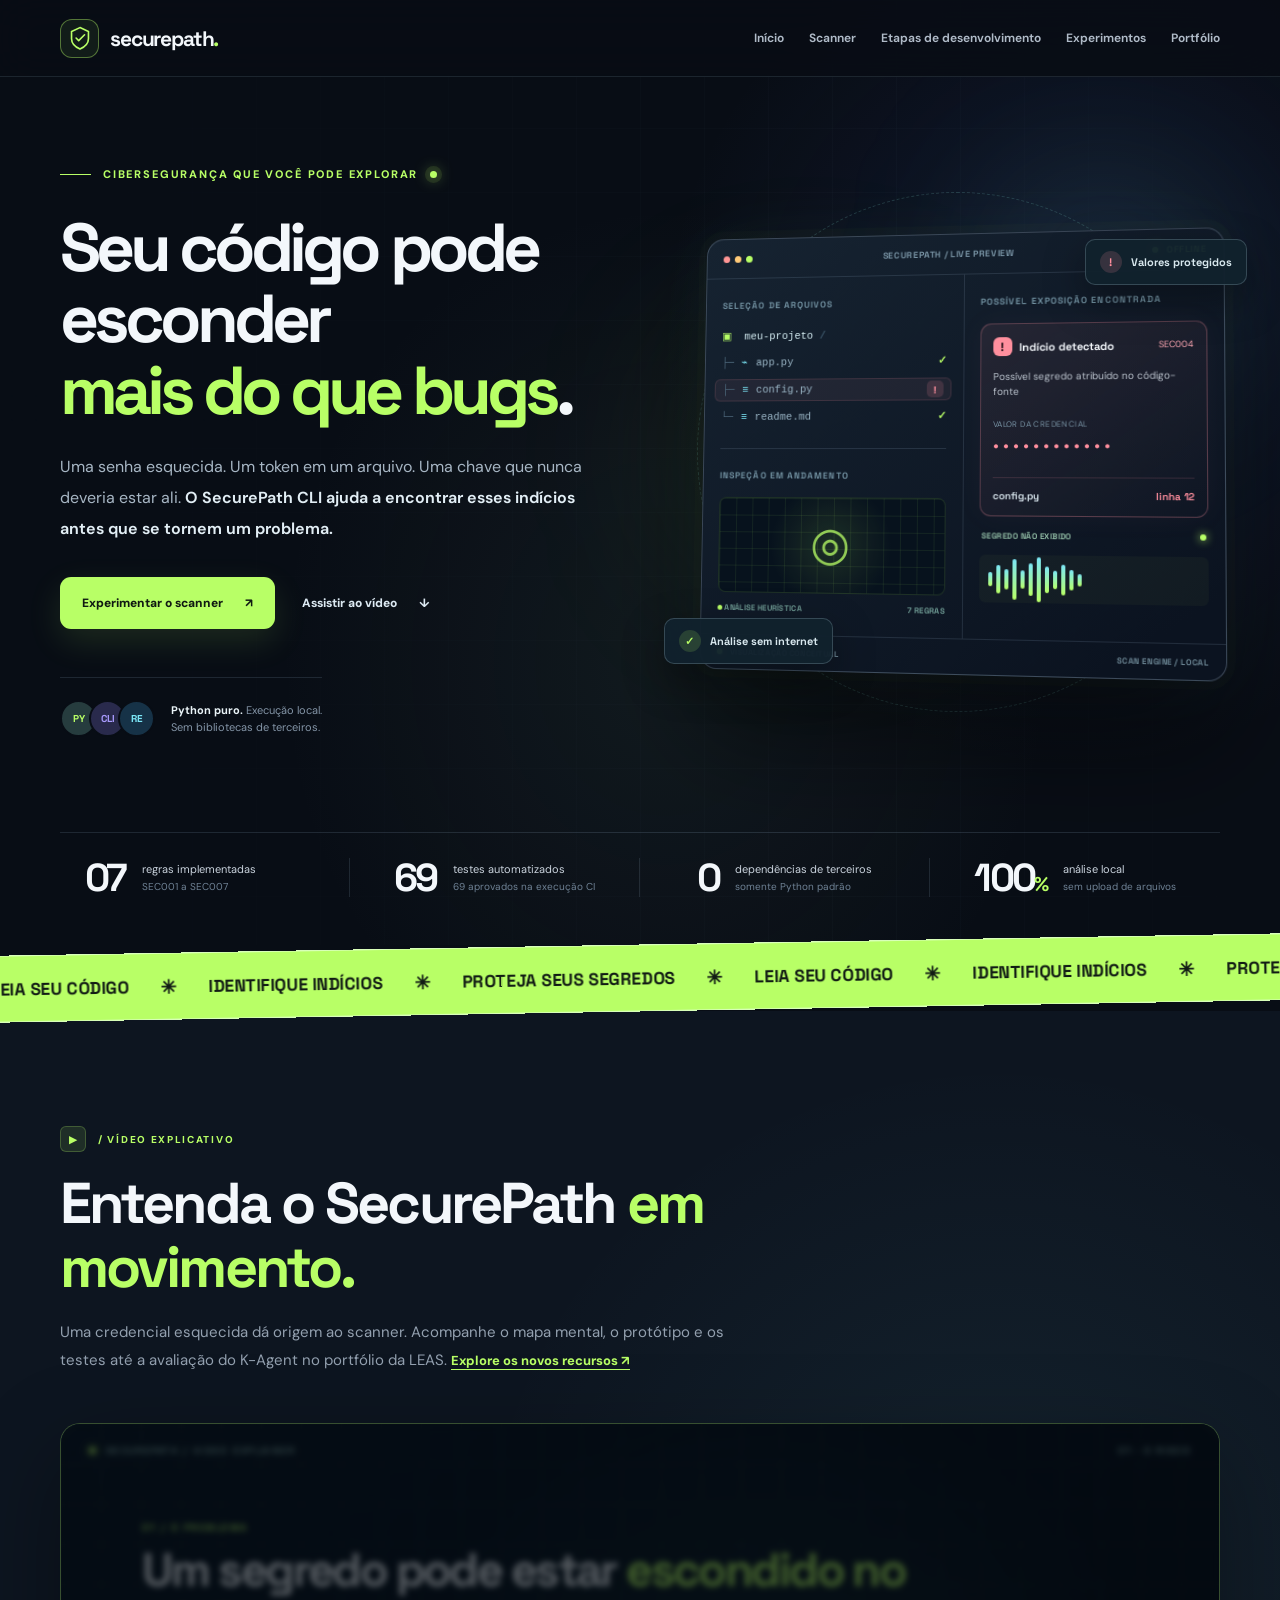
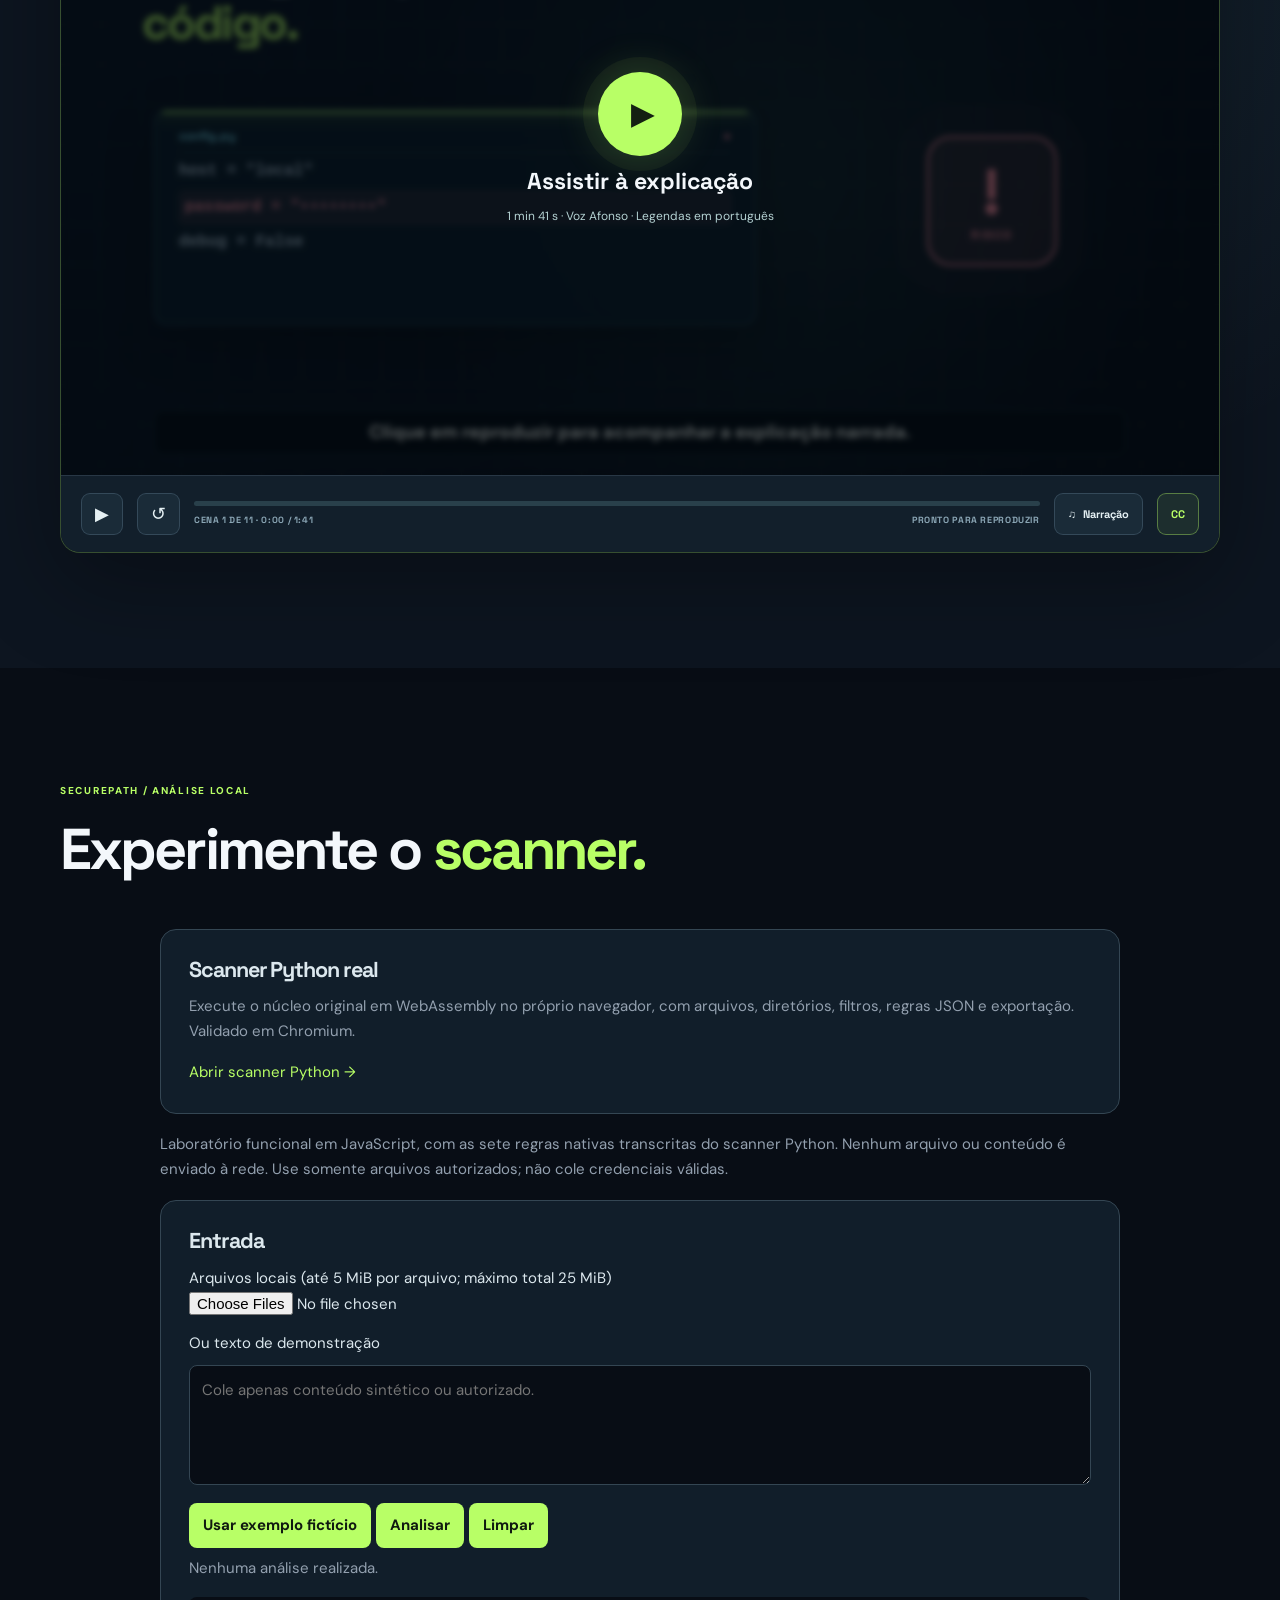
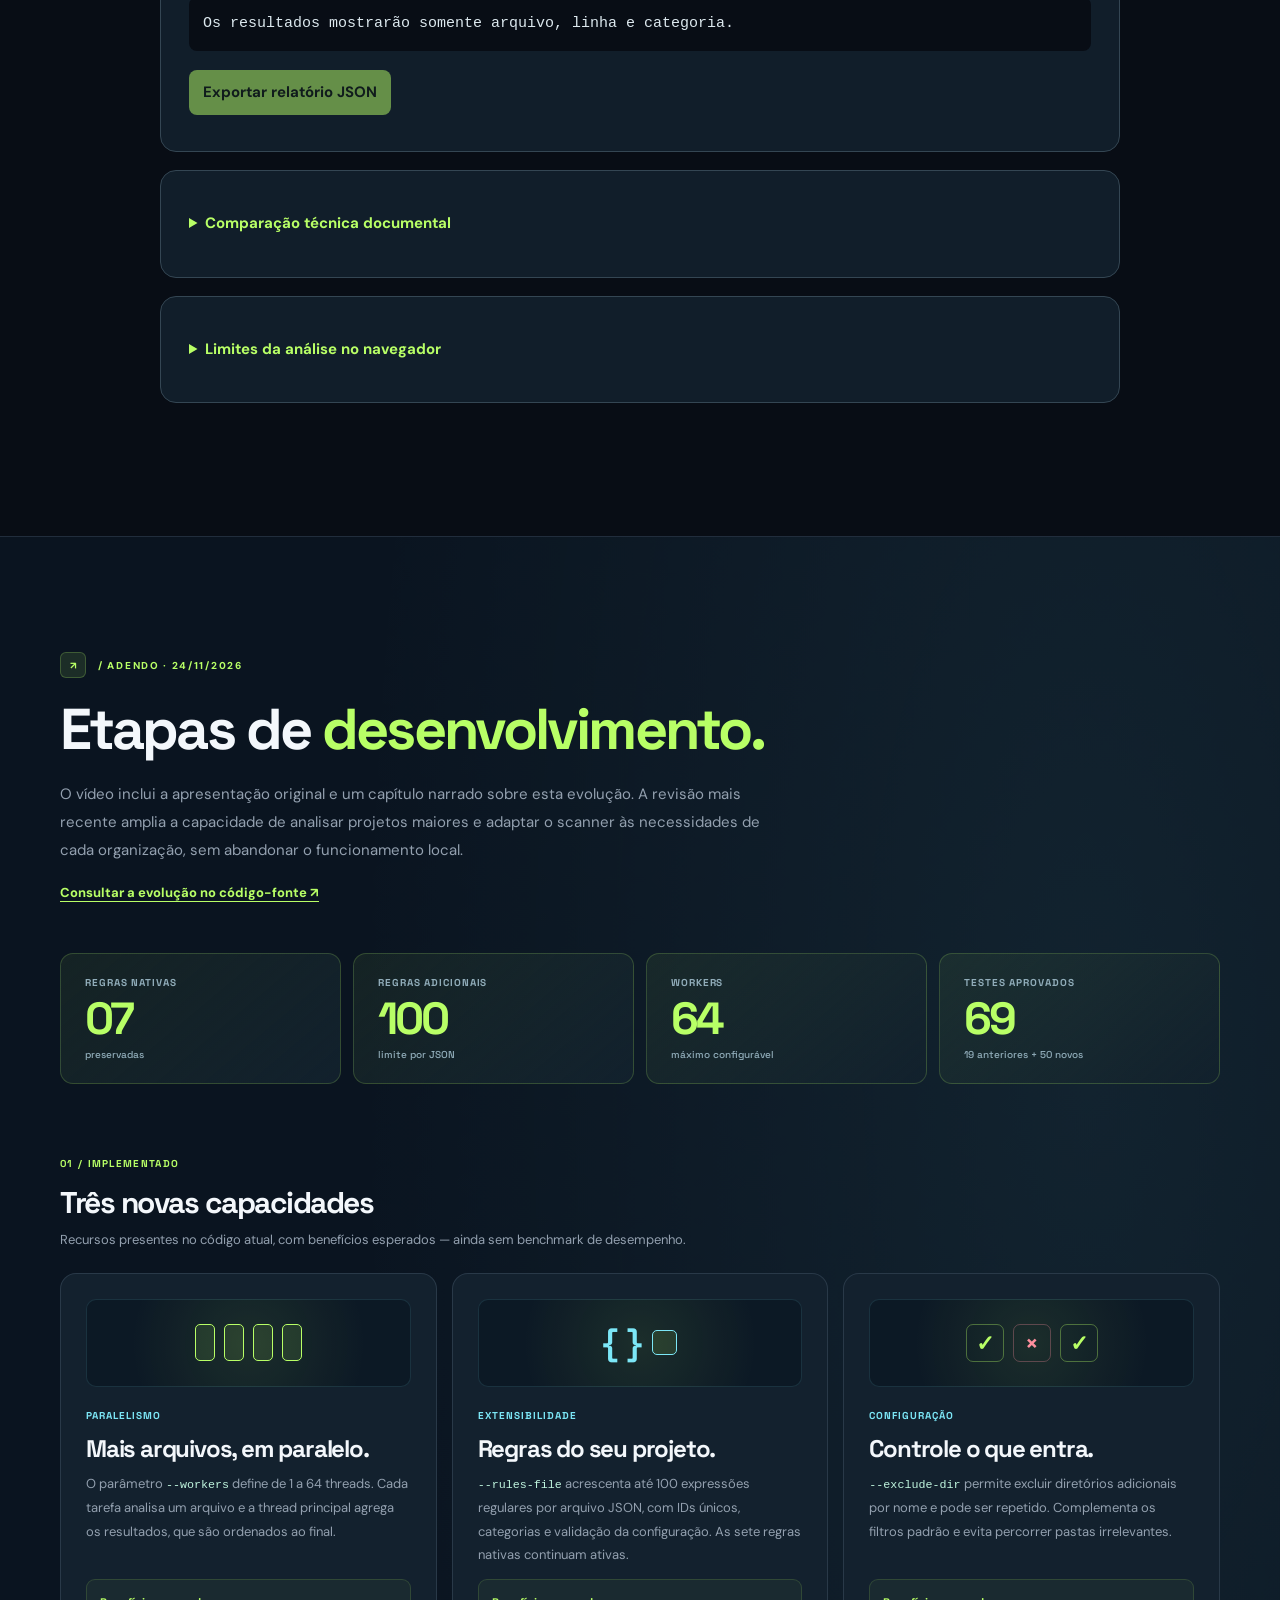
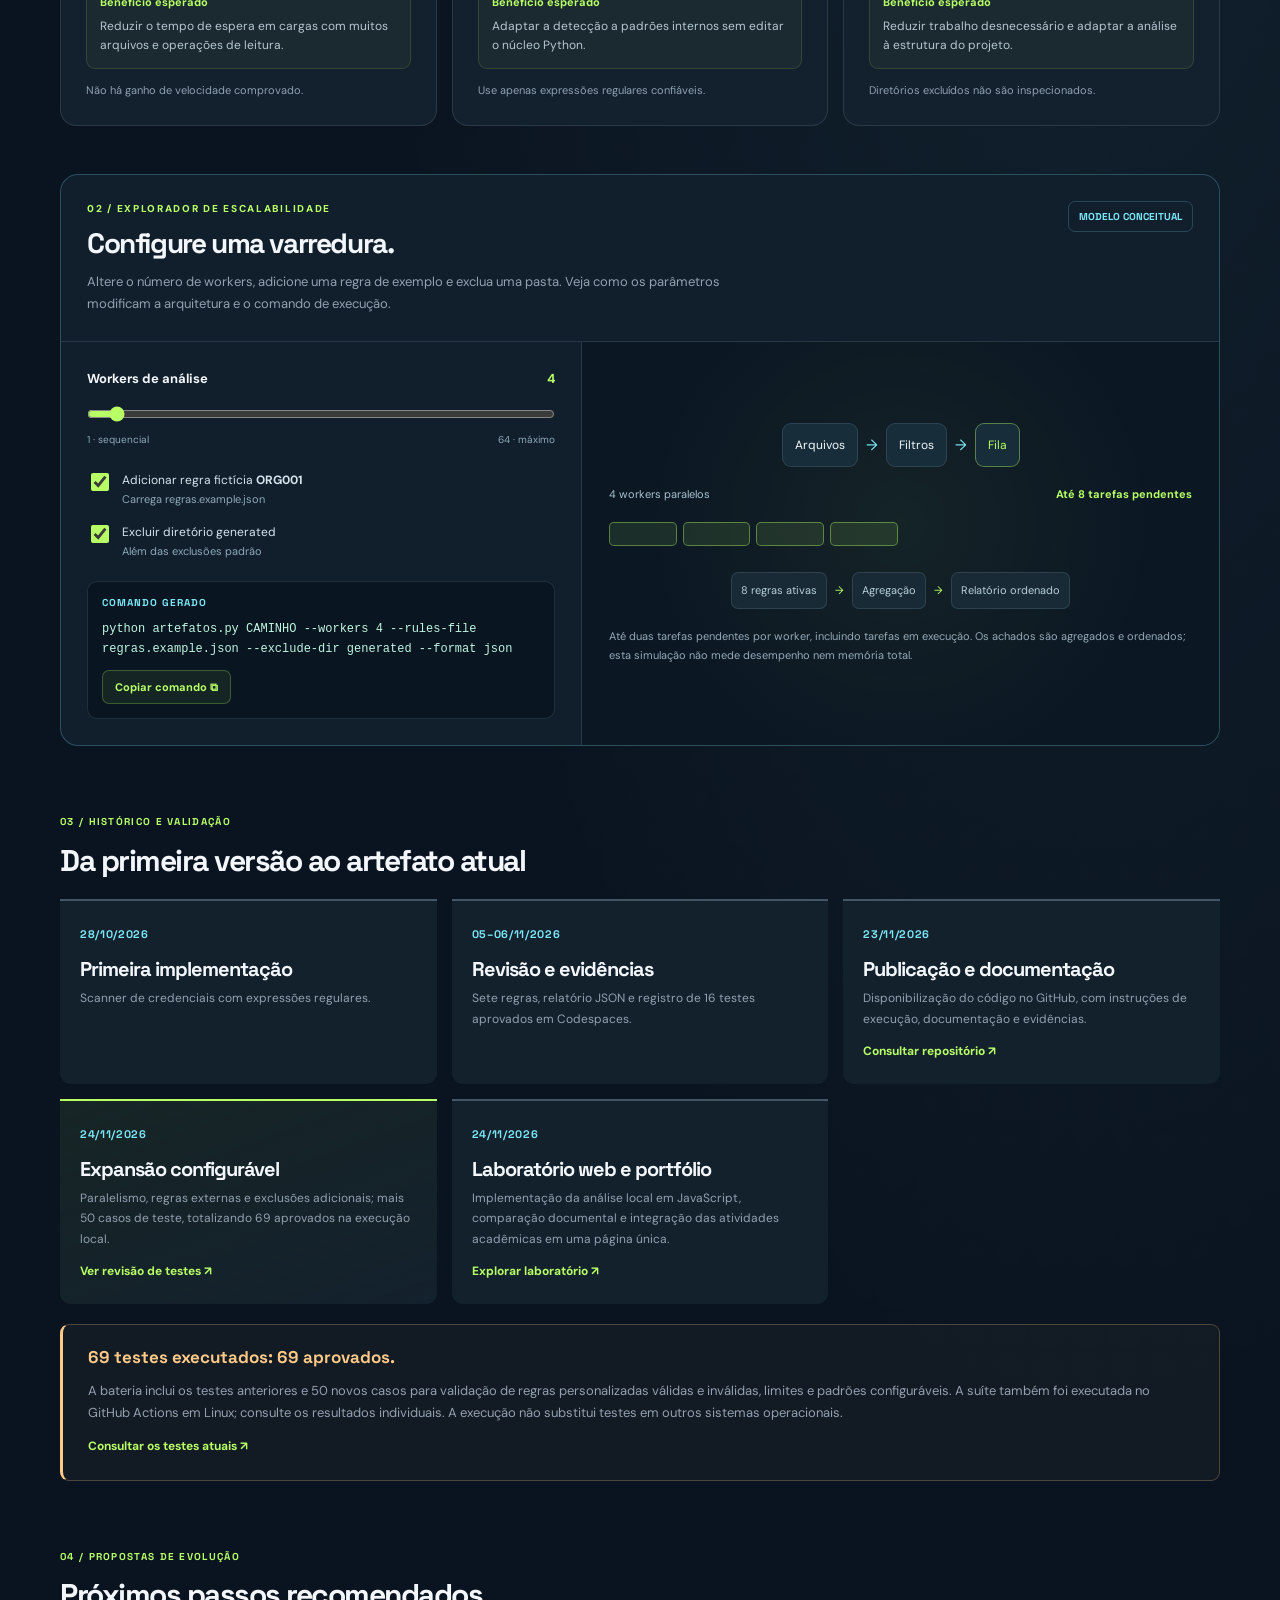
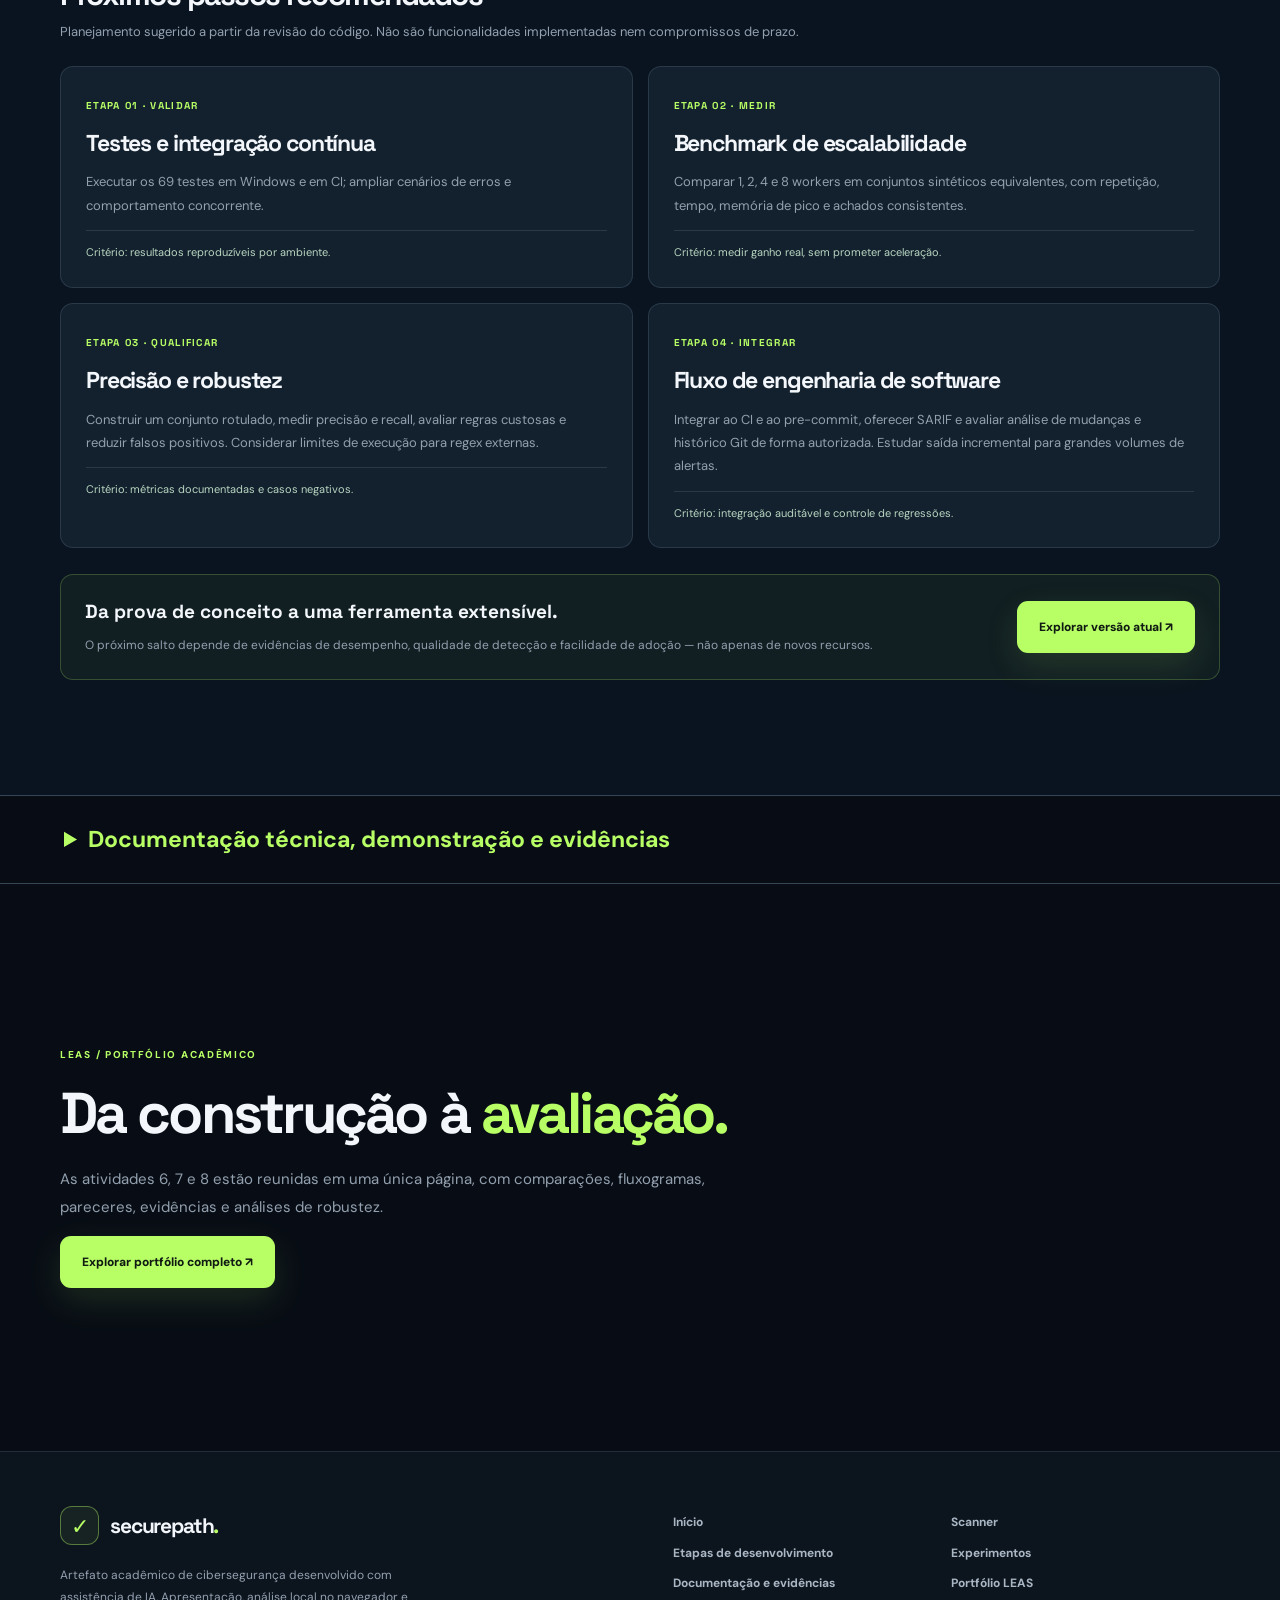
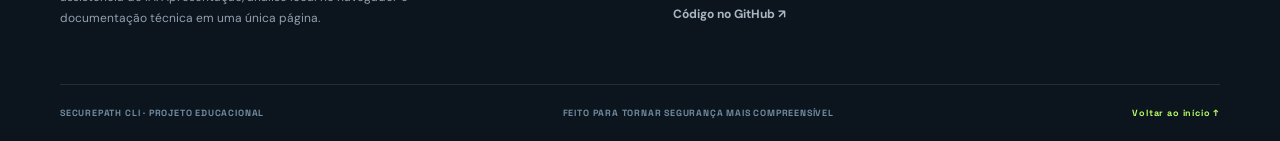
<file: docs/docs/index.html>
<!doctype html><html lang="pt-BR"><head><meta charset="utf-8"><meta name="viewport" content="width=device-width,initial-scale=1"><title>SecurePath</title><link rel="canonical" href="../"><script>location.replace("../"+location.search+(location.hash||"#inicio"));</script><meta http-equiv="refresh" content="0; url=../"></head><body style="background:#080d15;color:#f3f7fb;font:16px system-ui;padding:32px"><p>Endereço atualizado. <a style="color:#b8ff66" href="../">Abrir SecurePath</a>.</p></body></html>
</file>
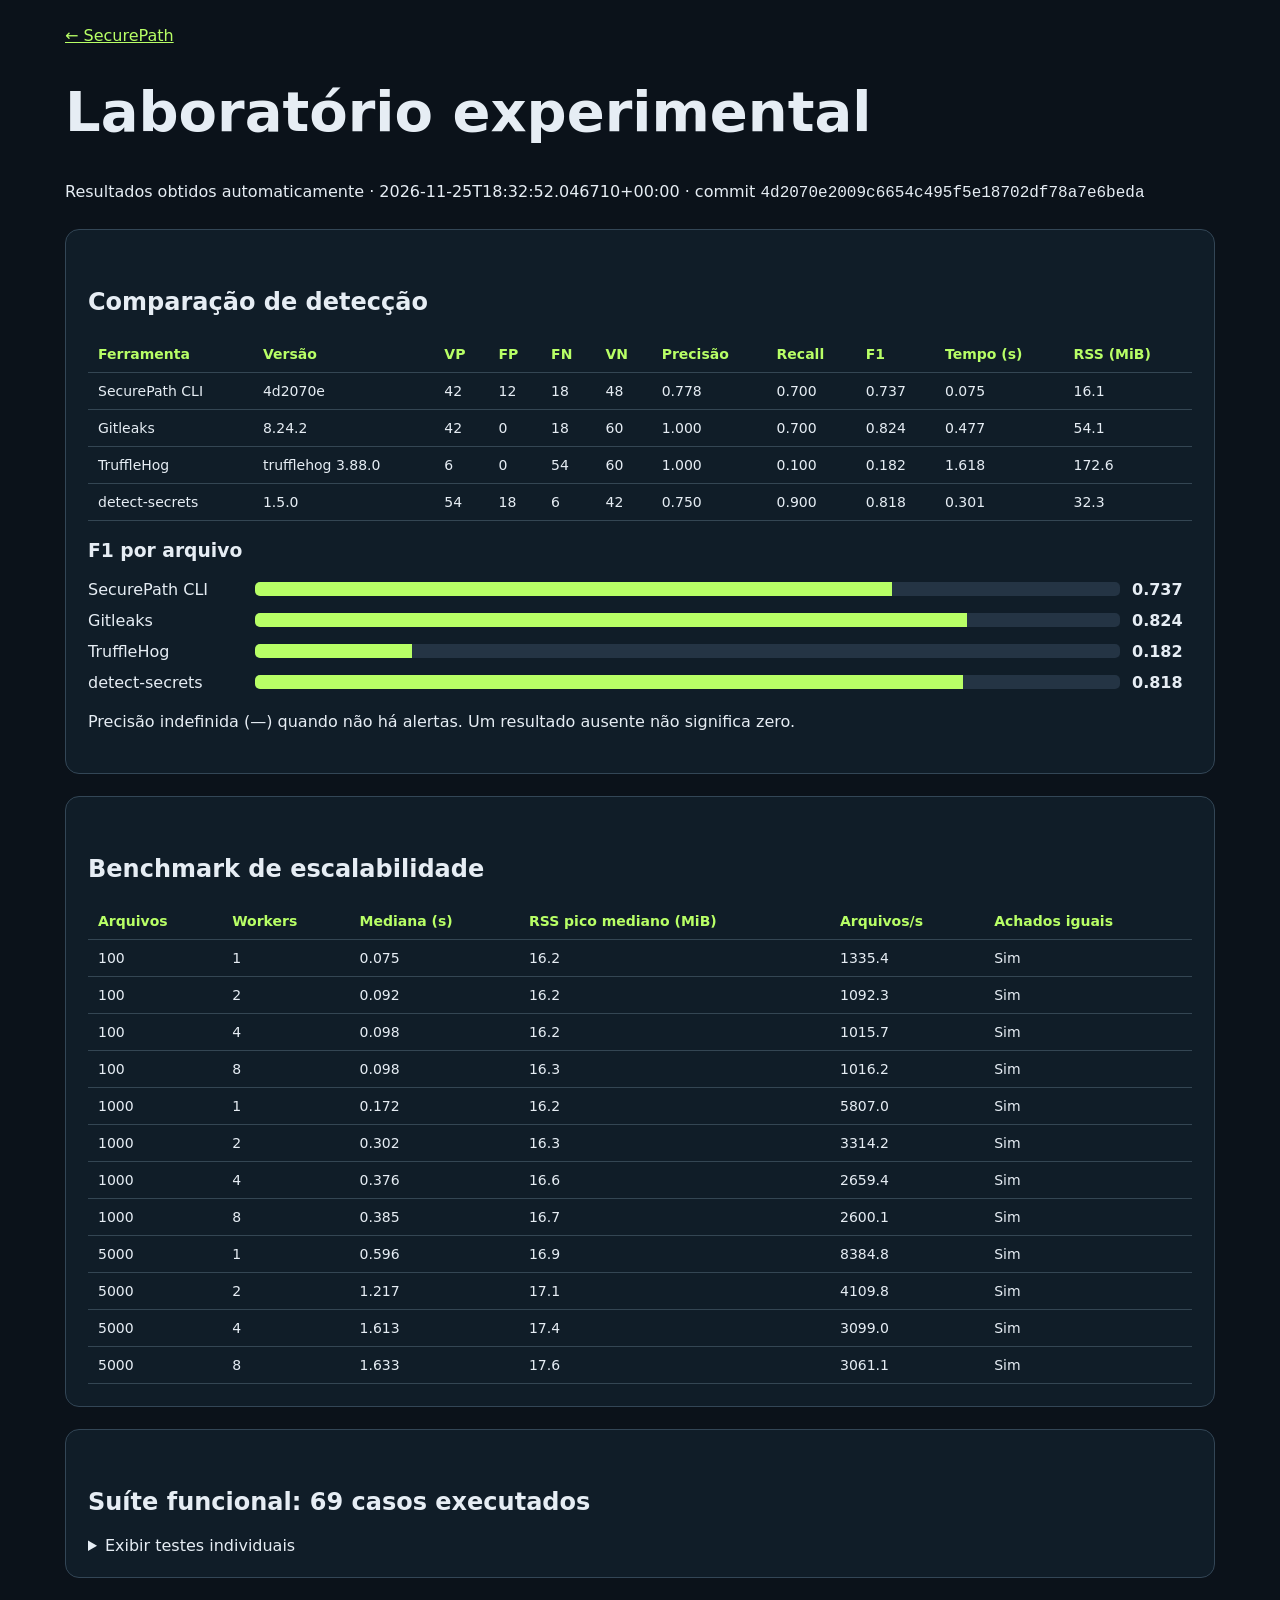
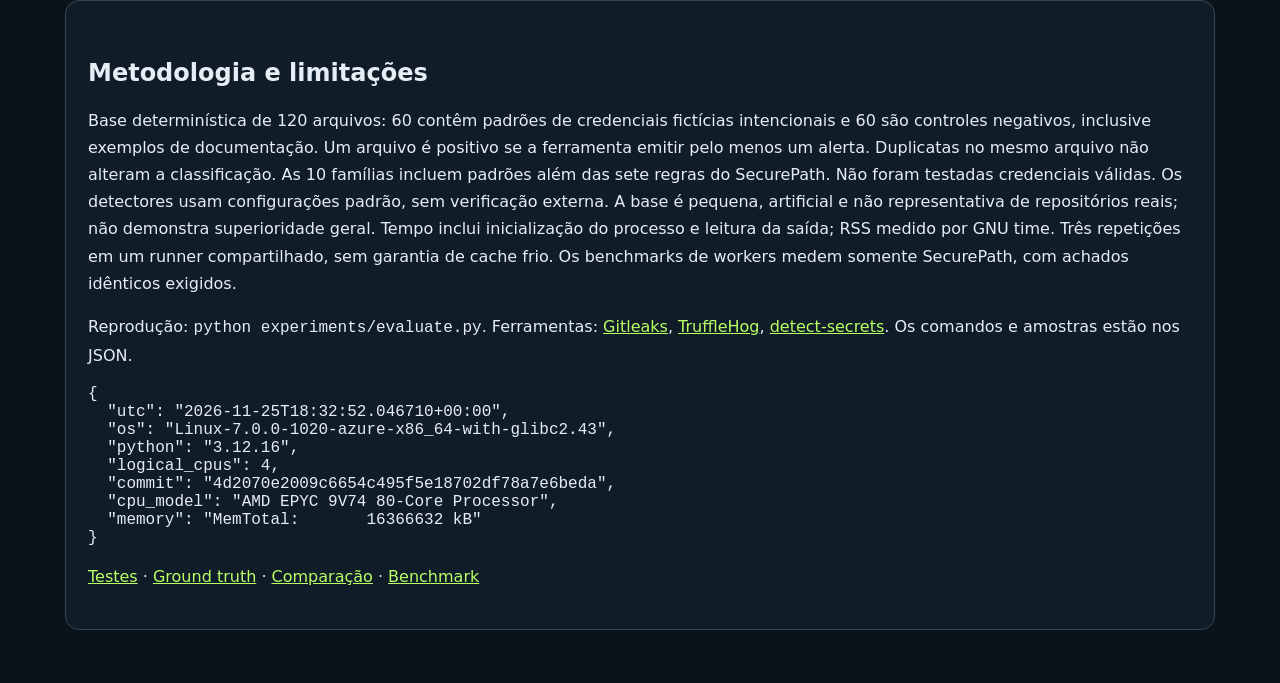
<file: docs/experimentos/index.html>
<!doctype html><html lang="pt-BR"><meta charset="utf-8"><meta name="viewport" content="width=device-width, initial-scale=1"><title>SecurePath · Laboratório experimental</title><style>body{background:#0b121a;color:#e6edf4;font:16px system-ui;max-width:1150px;margin:auto;padding:26px}a{color:#b8ff66}h1{font-size:clamp(30px,5vw,56px);line-height:1.04}h2{margin-top:36px}p{line-height:1.7}section{border:1px solid #334656;background:#101d28;padding:22px;border-radius:14px;margin:22px 0}.scroll{overflow:auto}table{width:100%;border-collapse:collapse;font-size:14px}td,th{padding:10px;border-bottom:1px solid #344653;text-align:left}th{color:#b8ff66}code{overflow-wrap:anywhere}.barrow{display:grid;grid-template-columns:minmax(100px,155px) 1fr 60px;gap:12px;align-items:center;margin:12px 0}.track{height:14px;background:#243444;border-radius:5px;overflow:hidden}.bar{height:100%;background:#b8ff66}summary{cursor:pointer}</style><a href="../#scanner">← SecurePath</a><h1>Laboratório experimental</h1><p>Resultados obtidos automaticamente · 2026-11-25T18:32:52.046710+00:00 · commit <code>4d2070e2009c6654c495f5e18702df78a7e6beda</code></p><section><h2>Comparação de detecção</h2><div class="scroll"><table><thead><tr><th>Ferramenta</th><th>Versão</th><th>VP</th><th>FP</th><th>FN</th><th>VN</th><th>Precisão</th><th>Recall</th><th>F1</th><th>Tempo (s)</th><th>RSS (MiB)</th></tr></thead><tbody><tr><td>SecurePath CLI</td><td>4d2070e</td><td>42</td><td>12</td><td>18</td><td>48</td><td>0.778</td><td>0.700</td><td>0.737</td><td>0.075</td><td>16.1</td></tr><tr><td>Gitleaks</td><td>8.24.2</td><td>42</td><td>0</td><td>18</td><td>60</td><td>1.000</td><td>0.700</td><td>0.824</td><td>0.477</td><td>54.1</td></tr><tr><td>TruffleHog</td><td>trufflehog 3.88.0</td><td>6</td><td>0</td><td>54</td><td>60</td><td>1.000</td><td>0.100</td><td>0.182</td><td>1.618</td><td>172.6</td></tr><tr><td>detect-secrets</td><td>1.5.0</td><td>54</td><td>18</td><td>6</td><td>42</td><td>0.750</td><td>0.900</td><td>0.818</td><td>0.301</td><td>32.3</td></tr></tbody></table></div><h3>F1 por arquivo</h3><div class="barrow"><span>SecurePath CLI</span><div class="track"><div class="bar" style="width:73.68421052631578%"></div></div><b>0.737</b></div><div class="barrow"><span>Gitleaks</span><div class="track"><div class="bar" style="width:82.35294117647058%"></div></div><b>0.824</b></div><div class="barrow"><span>TruffleHog</span><div class="track"><div class="bar" style="width:18.181818181818183%"></div></div><b>0.182</b></div><div class="barrow"><span>detect-secrets</span><div class="track"><div class="bar" style="width:81.81818181818183%"></div></div><b>0.818</b></div><p>Precisão indefinida (—) quando não há alertas. Um resultado ausente não significa zero.</p></section><section><h2>Benchmark de escalabilidade</h2><div class="scroll"><table><thead><tr><th>Arquivos</th><th>Workers</th><th>Mediana (s)</th><th>RSS pico mediano (MiB)</th><th>Arquivos/s</th><th>Achados iguais</th></tr></thead><tbody><tr><td>100</td><td>1</td><td>0.075</td><td>16.2</td><td>1335.4</td><td>Sim</td></tr><tr><td>100</td><td>2</td><td>0.092</td><td>16.2</td><td>1092.3</td><td>Sim</td></tr><tr><td>100</td><td>4</td><td>0.098</td><td>16.2</td><td>1015.7</td><td>Sim</td></tr><tr><td>100</td><td>8</td><td>0.098</td><td>16.3</td><td>1016.2</td><td>Sim</td></tr><tr><td>1000</td><td>1</td><td>0.172</td><td>16.2</td><td>5807.0</td><td>Sim</td></tr><tr><td>1000</td><td>2</td><td>0.302</td><td>16.3</td><td>3314.2</td><td>Sim</td></tr><tr><td>1000</td><td>4</td><td>0.376</td><td>16.6</td><td>2659.4</td><td>Sim</td></tr><tr><td>1000</td><td>8</td><td>0.385</td><td>16.7</td><td>2600.1</td><td>Sim</td></tr><tr><td>5000</td><td>1</td><td>0.596</td><td>16.9</td><td>8384.8</td><td>Sim</td></tr><tr><td>5000</td><td>2</td><td>1.217</td><td>17.1</td><td>4109.8</td><td>Sim</td></tr><tr><td>5000</td><td>4</td><td>1.613</td><td>17.4</td><td>3099.0</td><td>Sim</td></tr><tr><td>5000</td><td>8</td><td>1.633</td><td>17.6</td><td>3061.1</td><td>Sim</td></tr></tbody></table></div></section><section><h2>Suíte funcional: 69 casos executados</h2><details><summary>Exibir testes individuais</summary><div class="scroll"><table><thead><tr><th>Teste</th><th>Resultado</th></tr></thead><tbody><tr><td>test_artefatos.SecurePathTests.test_additional_credential_types_detected</td><td>aprovado</td></tr><tr><td>test_artefatos.SecurePathTests.test_binary_file_is_skipped</td><td>aprovado</td></tr><tr><td>test_artefatos.SecurePathTests.test_clean_file_has_no_alerts</td><td>aprovado</td></tr><tr><td>test_artefatos.SecurePathTests.test_custom_excluded_directory_is_not_scanned</td><td>aprovado</td></tr><tr><td>test_artefatos.SecurePathTests.test_custom_rules_file_detects_pattern_without_revealing_value</td><td>aprovado</td></tr><tr><td>test_artefatos.SecurePathTests.test_default_text_output_remains_compatible</td><td>aprovado</td></tr><tr><td>test_artefatos.SecurePathTests.test_detects_five_synthetic_findings_without_revealing_values</td><td>aprovado</td></tr><tr><td>test_artefatos.SecurePathTests.test_directory_io_error_is_reported_and_scan_continues</td><td>aprovado</td></tr><tr><td>test_artefatos.SecurePathTests.test_directory_scan_ignores_git_folder</td><td>aprovado</td></tr><tr><td>test_artefatos.SecurePathTests.test_fifo_does_not_block_directory_scan</td><td>aprovado</td></tr><tr><td>test_artefatos.SecurePathTests.test_json_clean_result_is_machine_readable</td><td>aprovado</td></tr><tr><td>test_artefatos.SecurePathTests.test_json_output_is_structured_and_redacted</td><td>aprovado</td></tr><tr><td>test_artefatos.SecurePathTests.test_large_file_is_skipped</td><td>aprovado</td></tr><tr><td>test_artefatos.SecurePathTests.test_non_utf8_file_does_not_crash</td><td>aprovado</td></tr><tr><td>test_artefatos.SecurePathTests.test_parallel_scan_preserves_findings_and_redacts_values</td><td>aprovado</td></tr><tr><td>test_artefatos.SecurePathTests.test_permission_error_does_not_abort_scan</td><td>aprovado</td></tr><tr><td>test_artefatos.SecurePathTests.test_short_similar_strings_do_not_match_new_rules</td><td>aprovado</td></tr><tr><td>test_artefatos.SecurePathTests.test_symlink_is_skipped_without_reading_target</td><td>aprovado</td></tr><tr><td>test_artefatos.SecurePathTests.test_unavailable_path_returns_argument_error</td><td>aprovado</td></tr><tr><td>test_bateria_adicional.AdditionalRuleConfigTests.test_invalid_campo_rules_ausente</td><td>aprovado</td></tr><tr><td>test_bateria_adicional.AdditionalRuleConfigTests.test_invalid_categoria_espacos</td><td>aprovado</td></tr><tr><td>test_bateria_adicional.AdditionalRuleConfigTests.test_invalid_categoria_longa</td><td>aprovado</td></tr><tr><td>test_bateria_adicional.AdditionalRuleConfigTests.test_invalid_categoria_numero</td><td>aprovado</td></tr><tr><td>test_bateria_adicional.AdditionalRuleConfigTests.test_invalid_categoria_vazia</td><td>aprovado</td></tr><tr><td>test_bateria_adicional.AdditionalRuleConfigTests.test_invalid_flag_nao_suportada</td><td>aprovado</td></tr><tr><td>test_bateria_adicional.AdditionalRuleConfigTests.test_invalid_flags_numero</td><td>aprovado</td></tr><tr><td>test_bateria_adicional.AdditionalRuleConfigTests.test_invalid_flags_texto</td><td>aprovado</td></tr><tr><td>test_bateria_adicional.AdditionalRuleConfigTests.test_invalid_id_ausente</td><td>aprovado</td></tr><tr><td>test_bateria_adicional.AdditionalRuleConfigTests.test_invalid_id_comeca_numero</td><td>aprovado</td></tr><tr><td>test_bateria_adicional.AdditionalRuleConfigTests.test_invalid_id_curto</td><td>aprovado</td></tr><tr><td>test_bateria_adicional.AdditionalRuleConfigTests.test_invalid_id_duplicado</td><td>aprovado</td></tr><tr><td>test_bateria_adicional.AdditionalRuleConfigTests.test_invalid_id_minusculo</td><td>aprovado</td></tr><tr><td>test_bateria_adicional.AdditionalRuleConfigTests.test_invalid_id_numero</td><td>aprovado</td></tr><tr><td>test_bateria_adicional.AdditionalRuleConfigTests.test_invalid_id_reservado</td><td>aprovado</td></tr><tr><td>test_bateria_adicional.AdditionalRuleConfigTests.test_invalid_mais_de_cem_regras</td><td>aprovado</td></tr><tr><td>test_bateria_adicional.AdditionalRuleConfigTests.test_invalid_pattern_longo</td><td>aprovado</td></tr><tr><td>test_bateria_adicional.AdditionalRuleConfigTests.test_invalid_pattern_numero</td><td>aprovado</td></tr><tr><td>test_bateria_adicional.AdditionalRuleConfigTests.test_invalid_pattern_vazio</td><td>aprovado</td></tr><tr><td>test_bateria_adicional.AdditionalRuleConfigTests.test_invalid_raiz_lista</td><td>aprovado</td></tr><tr><td>test_bateria_adicional.AdditionalRuleConfigTests.test_invalid_regex_invalida</td><td>aprovado</td></tr><tr><td>test_bateria_adicional.AdditionalRuleConfigTests.test_invalid_regra_primitiva</td><td>aprovado</td></tr><tr><td>test_bateria_adicional.AdditionalRuleConfigTests.test_invalid_rules_nulo</td><td>aprovado</td></tr><tr><td>test_bateria_adicional.AdditionalRuleConfigTests.test_invalid_rules_objeto</td><td>aprovado</td></tr><tr><td>test_bateria_adicional.AdditionalRuleConfigTests.test_invalid_rules_texto</td><td>aprovado</td></tr><tr><td>test_bateria_adicional.AdditionalRuleConfigTests.test_valid_rule_01_loads_and_matches</td><td>aprovado</td></tr><tr><td>test_bateria_adicional.AdditionalRuleConfigTests.test_valid_rule_02_loads_and_matches</td><td>aprovado</td></tr><tr><td>test_bateria_adicional.AdditionalRuleConfigTests.test_valid_rule_03_loads_and_matches</td><td>aprovado</td></tr><tr><td>test_bateria_adicional.AdditionalRuleConfigTests.test_valid_rule_04_loads_and_matches</td><td>aprovado</td></tr><tr><td>test_bateria_adicional.AdditionalRuleConfigTests.test_valid_rule_05_loads_and_matches</td><td>aprovado</td></tr><tr><td>test_bateria_adicional.AdditionalRuleConfigTests.test_valid_rule_06_loads_and_matches</td><td>aprovado</td></tr><tr><td>test_bateria_adicional.AdditionalRuleConfigTests.test_valid_rule_07_loads_and_matches</td><td>aprovado</td></tr><tr><td>test_bateria_adicional.AdditionalRuleConfigTests.test_valid_rule_08_loads_and_matches</td><td>aprovado</td></tr><tr><td>test_bateria_adicional.AdditionalRuleConfigTests.test_valid_rule_09_loads_and_matches</td><td>aprovado</td></tr><tr><td>test_bateria_adicional.AdditionalRuleConfigTests.test_valid_rule_10_loads_and_matches</td><td>aprovado</td></tr><tr><td>test_bateria_adicional.AdditionalRuleConfigTests.test_valid_rule_11_loads_and_matches</td><td>aprovado</td></tr><tr><td>test_bateria_adicional.AdditionalRuleConfigTests.test_valid_rule_12_loads_and_matches</td><td>aprovado</td></tr><tr><td>test_bateria_adicional.AdditionalRuleConfigTests.test_valid_rule_13_loads_and_matches</td><td>aprovado</td></tr><tr><td>test_bateria_adicional.AdditionalRuleConfigTests.test_valid_rule_14_loads_and_matches</td><td>aprovado</td></tr><tr><td>test_bateria_adicional.AdditionalRuleConfigTests.test_valid_rule_15_loads_and_matches</td><td>aprovado</td></tr><tr><td>test_bateria_adicional.AdditionalRuleConfigTests.test_valid_rule_16_loads_and_matches</td><td>aprovado</td></tr><tr><td>test_bateria_adicional.AdditionalRuleConfigTests.test_valid_rule_17_loads_and_matches</td><td>aprovado</td></tr><tr><td>test_bateria_adicional.AdditionalRuleConfigTests.test_valid_rule_18_loads_and_matches</td><td>aprovado</td></tr><tr><td>test_bateria_adicional.AdditionalRuleConfigTests.test_valid_rule_19_loads_and_matches</td><td>aprovado</td></tr><tr><td>test_bateria_adicional.AdditionalRuleConfigTests.test_valid_rule_20_loads_and_matches</td><td>aprovado</td></tr><tr><td>test_bateria_adicional.AdditionalRuleConfigTests.test_valid_rule_21_loads_and_matches</td><td>aprovado</td></tr><tr><td>test_bateria_adicional.AdditionalRuleConfigTests.test_valid_rule_22_loads_and_matches</td><td>aprovado</td></tr><tr><td>test_bateria_adicional.AdditionalRuleConfigTests.test_valid_rule_23_loads_and_matches</td><td>aprovado</td></tr><tr><td>test_bateria_adicional.AdditionalRuleConfigTests.test_valid_rule_24_loads_and_matches</td><td>aprovado</td></tr><tr><td>test_bateria_adicional.AdditionalRuleConfigTests.test_valid_rule_25_loads_and_matches</td><td>aprovado</td></tr></tbody></table></div></details></section><section><h2>Metodologia e limitações</h2><p>Base determinística de 120 arquivos: 60 contêm padrões de credenciais fictícias intencionais e 60 são controles negativos, inclusive exemplos de documentação. Um arquivo é positivo se a ferramenta emitir pelo menos um alerta. Duplicatas no mesmo arquivo não alteram a classificação. As 10 famílias incluem padrões além das sete regras do SecurePath. Não foram testadas credenciais válidas. Os detectores usam configurações padrão, sem verificação externa. A base é pequena, artificial e não representativa de repositórios reais; não demonstra superioridade geral. Tempo inclui inicialização do processo e leitura da saída; RSS medido por GNU time. Três repetições em um runner compartilhado, sem garantia de cache frio. Os benchmarks de workers medem somente SecurePath, com achados idênticos exigidos.</p><p>Reprodução: <code>python experiments/evaluate.py</code>. Ferramentas: <a href="https://github.com/gitleaks/gitleaks">Gitleaks</a>, <a href="https://github.com/trufflesecurity/trufflehog">TruffleHog</a>, <a href="https://github.com/Yelp/detect-secrets">detect-secrets</a>. Os comandos e amostras estão nos JSON.</p><pre style="white-space:pre-wrap">{
  &quot;utc&quot;: &quot;2026-11-25T18:32:52.046710+00:00&quot;,
  &quot;os&quot;: &quot;Linux-7.0.0-1020-azure-x86_64-with-glibc2.43&quot;,
  &quot;python&quot;: &quot;3.12.16&quot;,
  &quot;logical_cpus&quot;: 4,
  &quot;commit&quot;: &quot;4d2070e2009c6654c495f5e18702df78a7e6beda&quot;,
  &quot;cpu_model&quot;: &quot;AMD EPYC 9V74 80-Core Processor&quot;,
  &quot;memory&quot;: &quot;MemTotal:       16366632 kB&quot;
}</pre><p><a href="testes.json">Testes</a> · <a href="ground-truth.json">Ground truth</a> · <a href="comparacao.json">Comparação</a> · <a href="benchmark.json">Benchmark</a></p></section></html>
</file>
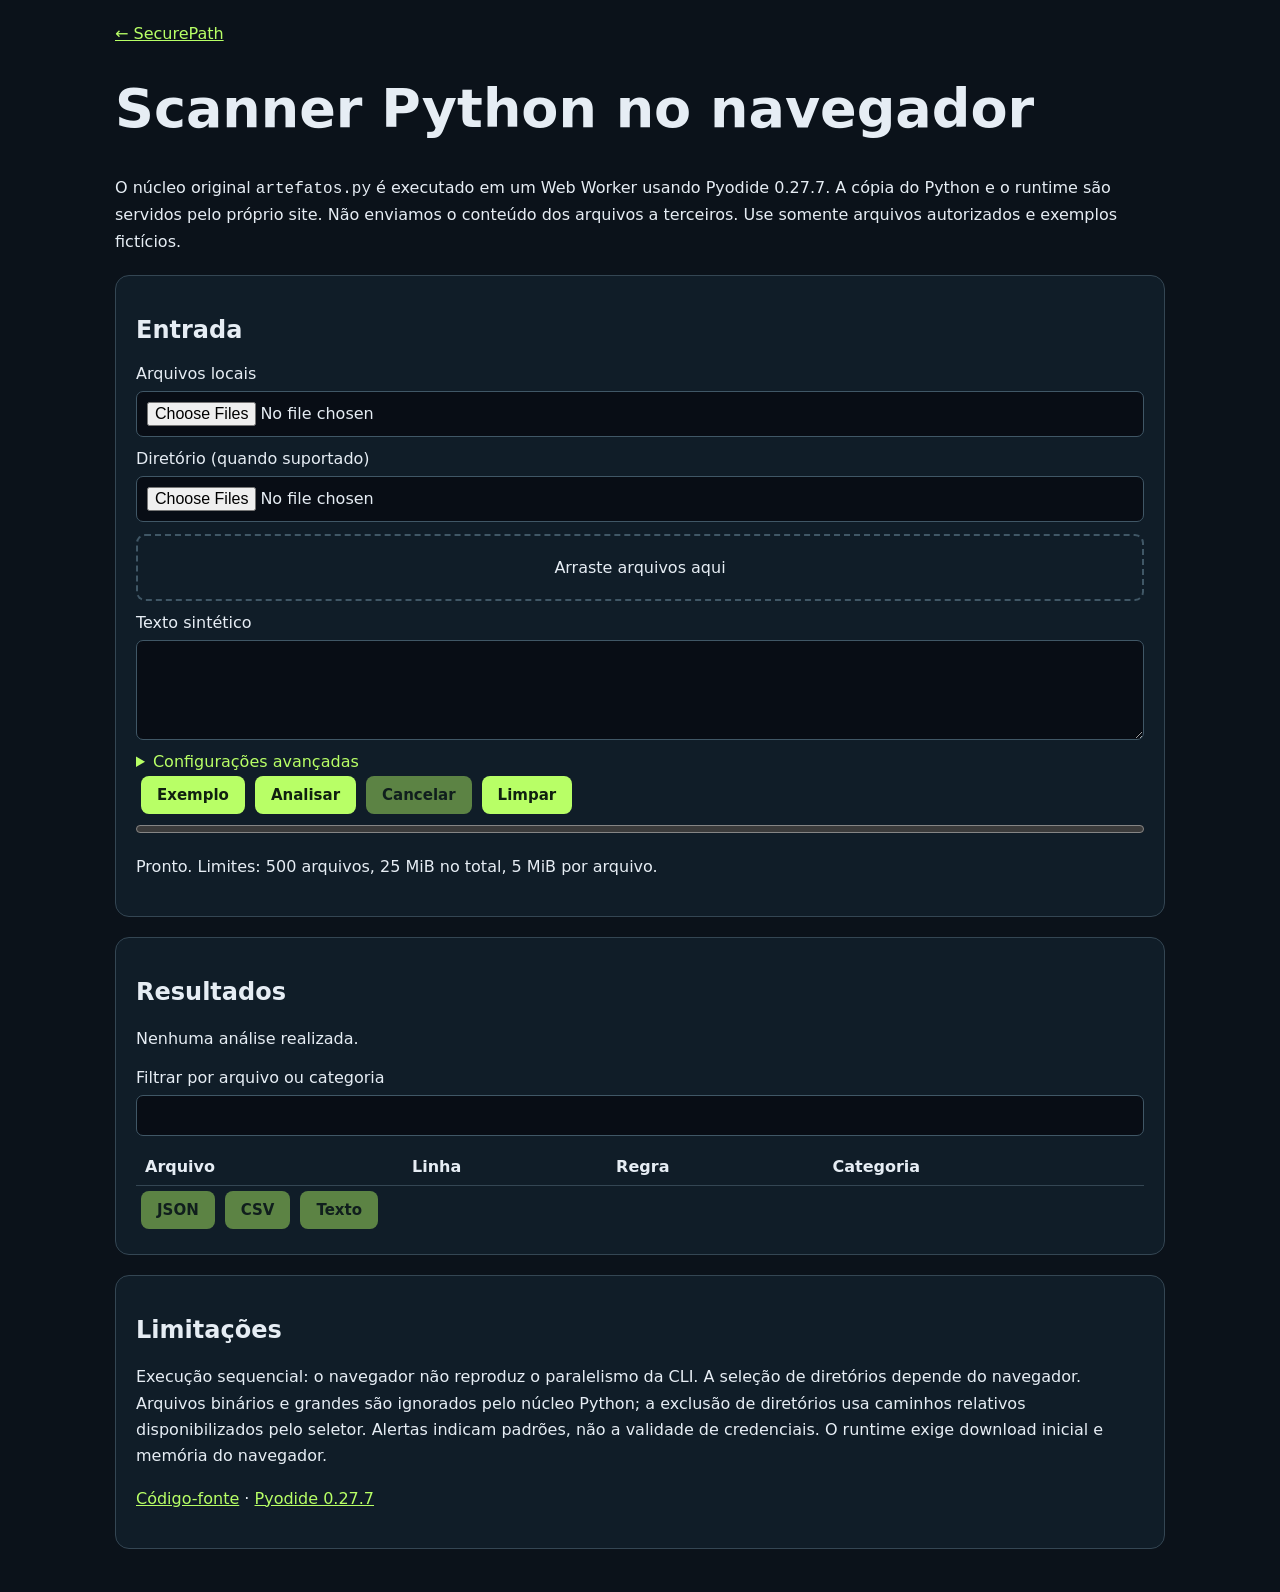
<file: docs/scan-python/index.html>
<!doctype html><html lang="pt-BR"><head><meta charset="utf-8"><meta name="viewport" content="width=device-width,initial-scale=1"><meta http-equiv="Content-Security-Policy" content="default-src 'self'; script-src 'self' 'wasm-unsafe-eval'; style-src 'self' 'unsafe-inline'; worker-src 'self'; connect-src 'self'; object-src 'none'; base-uri 'none'"><title>SecurePath · Scanner Python</title><style>body{font:16px system-ui;background:#0b121a;color:#e6edf4;max-width:1050px;margin:auto;padding:24px}a{color:#b8ff66}h1{font-size:clamp(28px,5vw,54px);line-height:1.1}p{line-height:1.65}section{background:#101d28;border:1px solid #344653;padding:20px;border-radius:14px;margin:20px 0}label{display:block;margin:12px 0}input,textarea{display:block;box-sizing:border-box;width:100%;max-width:100%;padding:10px;color:inherit;background:#080d15;border:1px solid #405766;border-radius:7px;margin:8px 0;font:inherit}textarea{min-height:100px}button{border:0;background:#b8ff66;color:#102010;padding:10px 16px;border-radius:8px;font:600 15px system-ui;cursor:pointer;margin:5px}button:disabled{opacity:.45;cursor:not-allowed}progress{width:100%;accent-color:#b8ff66}#drop{padding:22px;border:2px dashed #405766;border-radius:9px;text-align:center}.scroll{overflow:auto}table{width:100%;border-collapse:collapse}td,th{text-align:left;padding:9px;border-bottom:1px solid #344653;overflow-wrap:anywhere}summary{cursor:pointer;color:#b8ff66}</style><script src="ui.js" defer></script></head><body><a href="../#scanner">← SecurePath</a><h1>Scanner Python no navegador</h1><p>O núcleo original <code>artefatos.py</code> é executado em um Web Worker usando Pyodide 0.27.7. A cópia do Python e o runtime são servidos pelo próprio site. Não enviamos o conteúdo dos arquivos a terceiros. Use somente arquivos autorizados e exemplos fictícios.</p><section><h2>Entrada</h2><label>Arquivos locais<input id="files" type="file" multiple></label><label>Diretório (quando suportado)<input id="folder" type="file" webkitdirectory multiple></label><div id="drop">Arraste arquivos aqui</div><label>Texto sintético<textarea id="text"></textarea></label><details><summary>Configurações avançadas</summary><label>Regras JSON adicionais<textarea id="rules" placeholder='{"rules":[]}'></textarea></label><label>Diretórios excluídos, separados por vírgula<input id="exclude"></label><p>Use somente expressões regulares confiáveis. O cancelamento encerra o worker; uma análise sem progresso por 30 segundos também é interrompida.</p></details><button id="example">Exemplo</button><button id="run">Analisar</button><button id="cancel" disabled>Cancelar</button><button id="clear">Limpar</button><progress id="progress" max="1" value="0"></progress><p id="status" role="status">Pronto. Limites: 500 arquivos, 25 MiB no total, 5 MiB por arquivo.</p></section><section><h2>Resultados</h2><p id="summary">Nenhuma análise realizada.</p><label>Filtrar por arquivo ou categoria<input id="filter"></label><div class="scroll"><table><thead><tr><th>Arquivo</th><th>Linha</th><th>Regra</th><th>Categoria</th></tr></thead><tbody id="rows"></tbody></table></div><button id="json" disabled>JSON</button><button id="csv" disabled>CSV</button><button id="txt" disabled>Texto</button></section><section><h2>Limitações</h2><p>Execução sequencial: o navegador não reproduz o paralelismo da CLI. A seleção de diretórios depende do navegador. Arquivos binários e grandes são ignorados pelo núcleo Python; a exclusão de diretórios usa caminhos relativos disponibilizados pelo seletor. Alertas indicam padrões, não a validade de credenciais. O runtime exige download inicial e memória do navegador.</p><p><a href="https://github.com/fernandomarquesaluno-svg/securepath-cli/blob/main/artefatos.py">Código-fonte</a> · <a href="https://pyodide.org/en/0.27.7/">Pyodide 0.27.7</a></p></section></body></html>
</file>
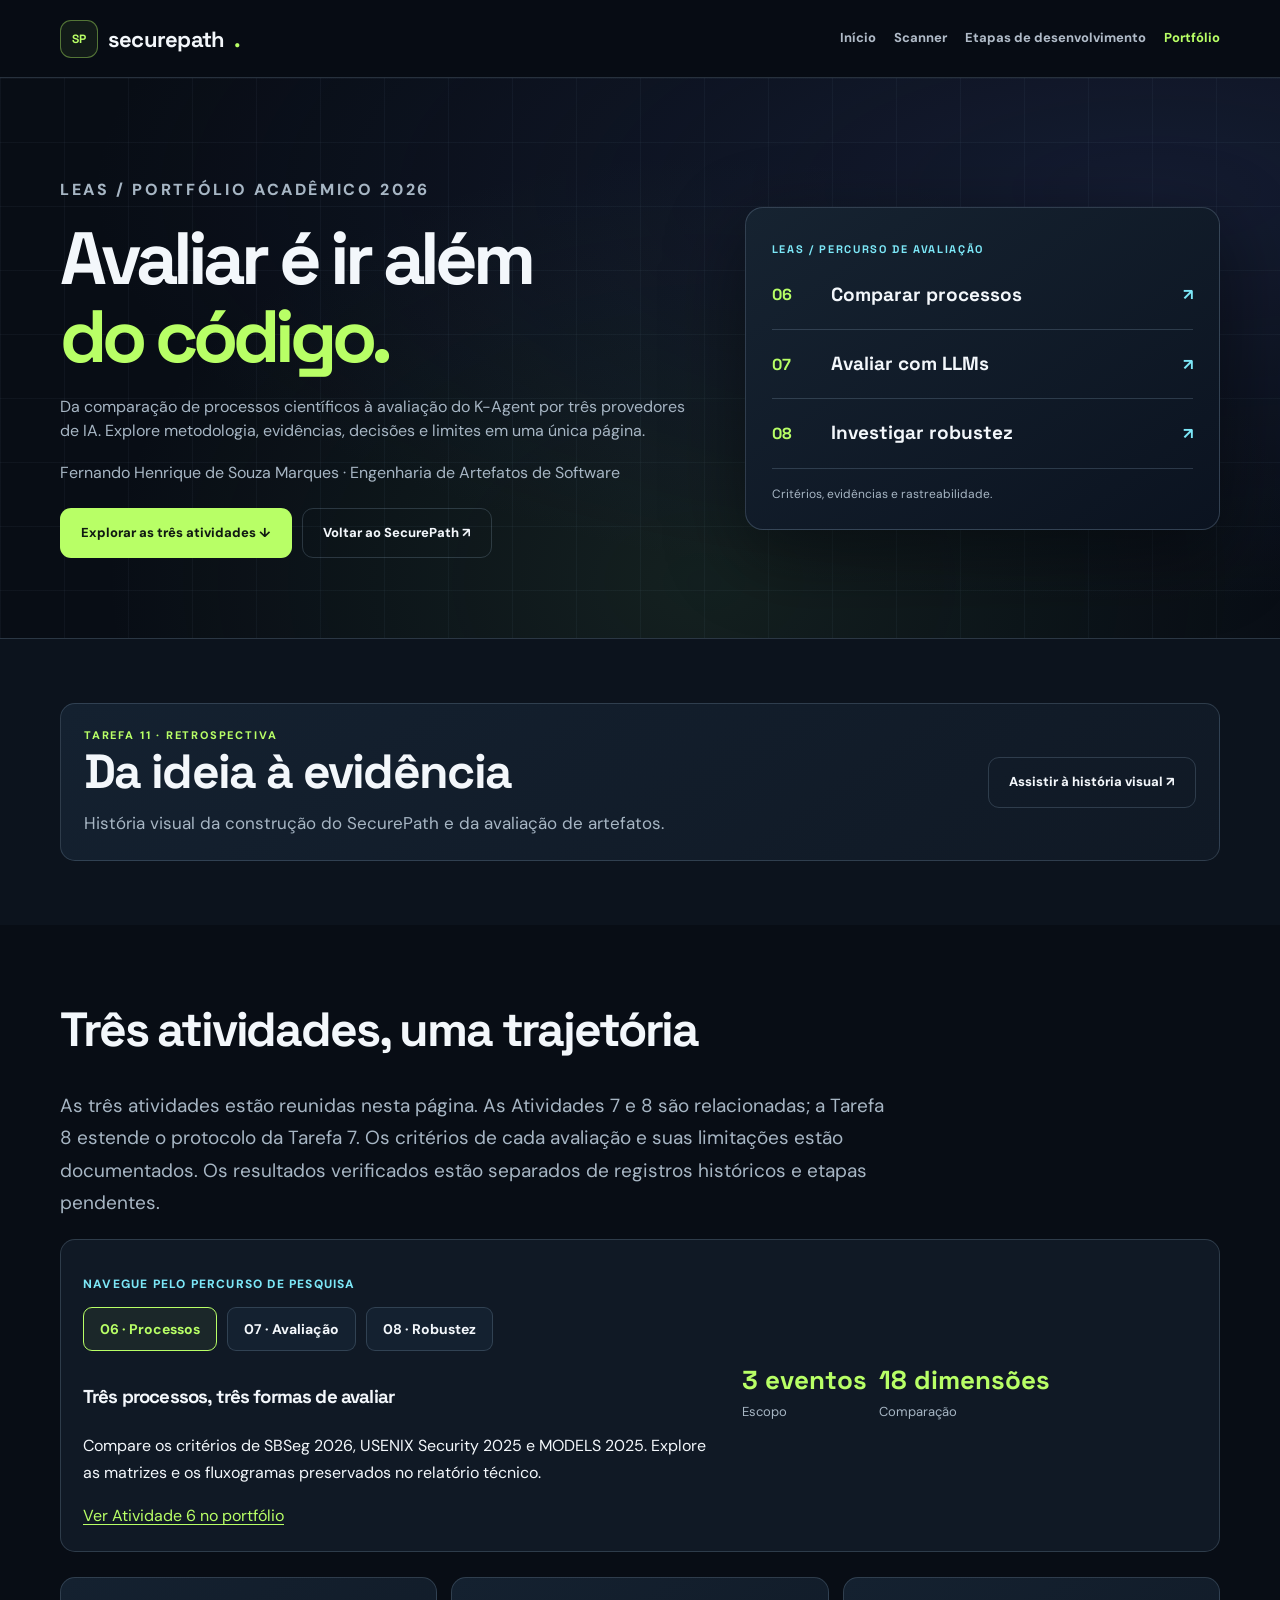
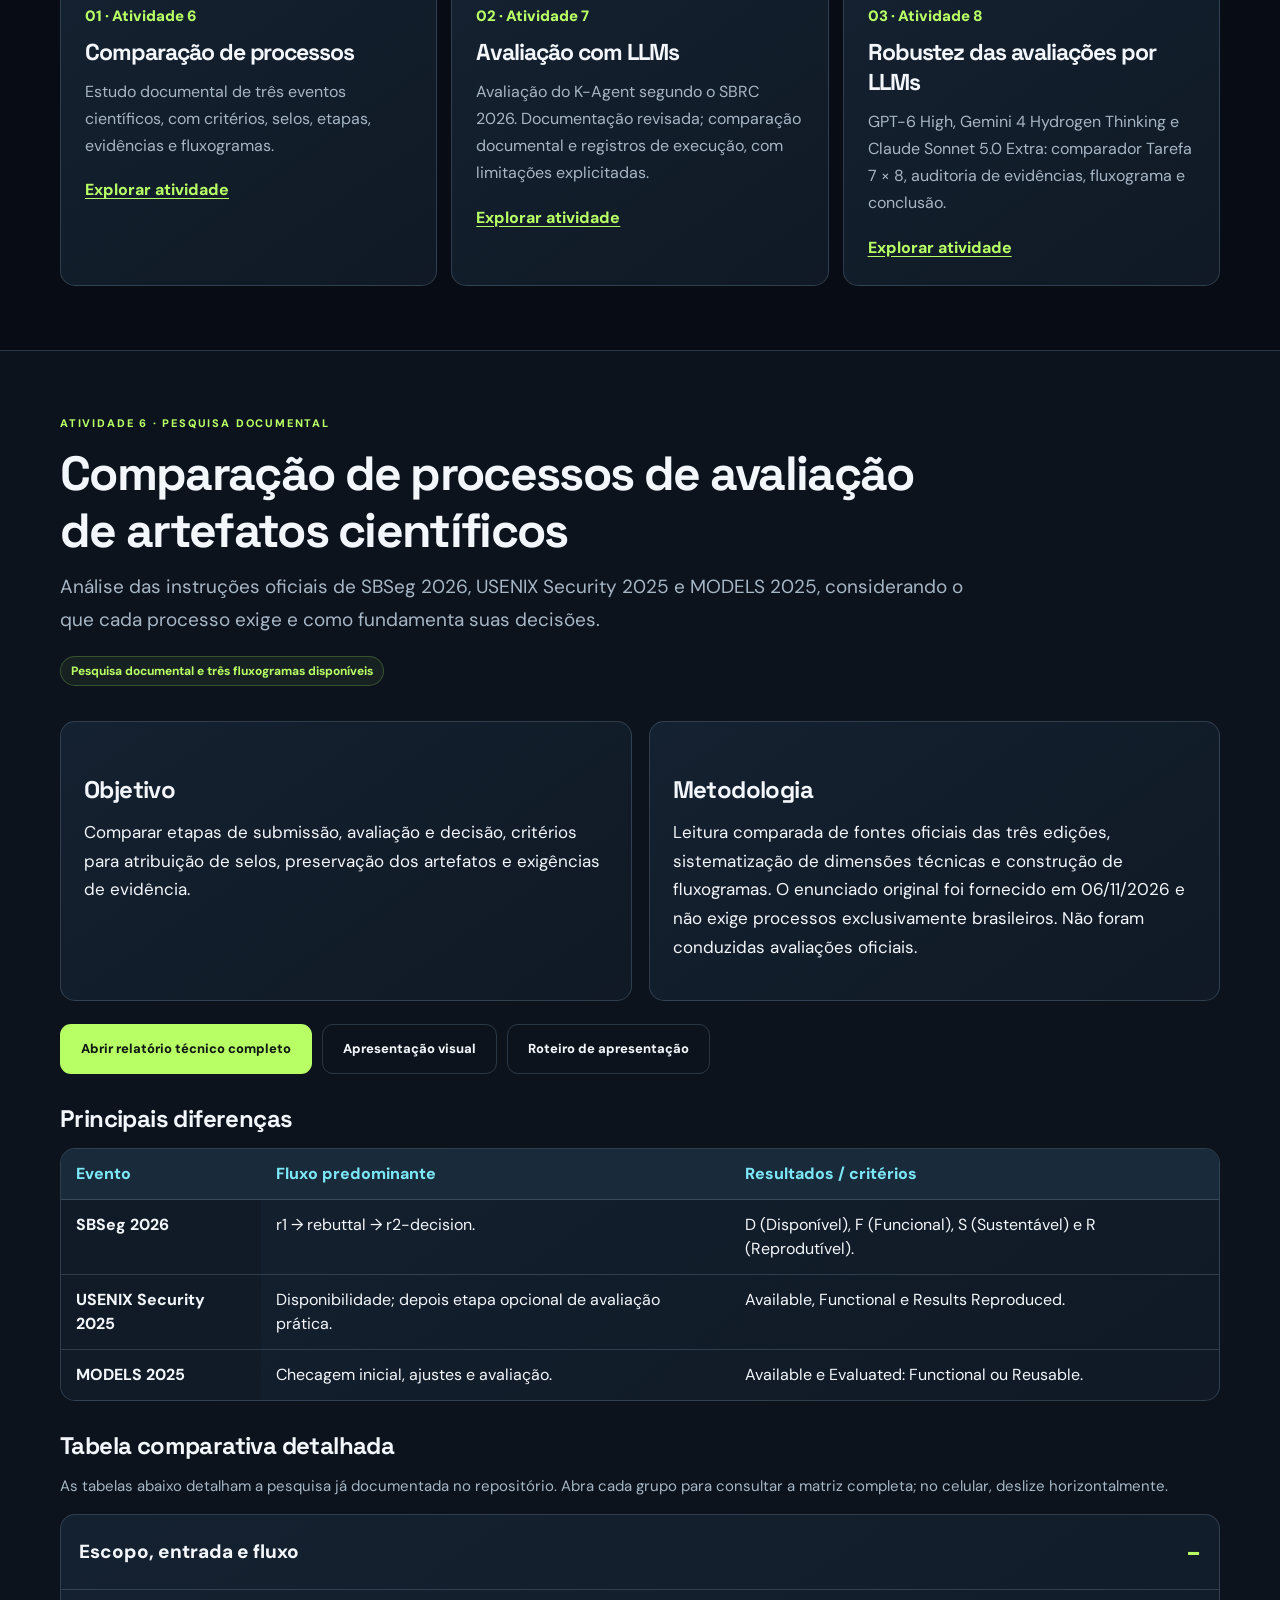
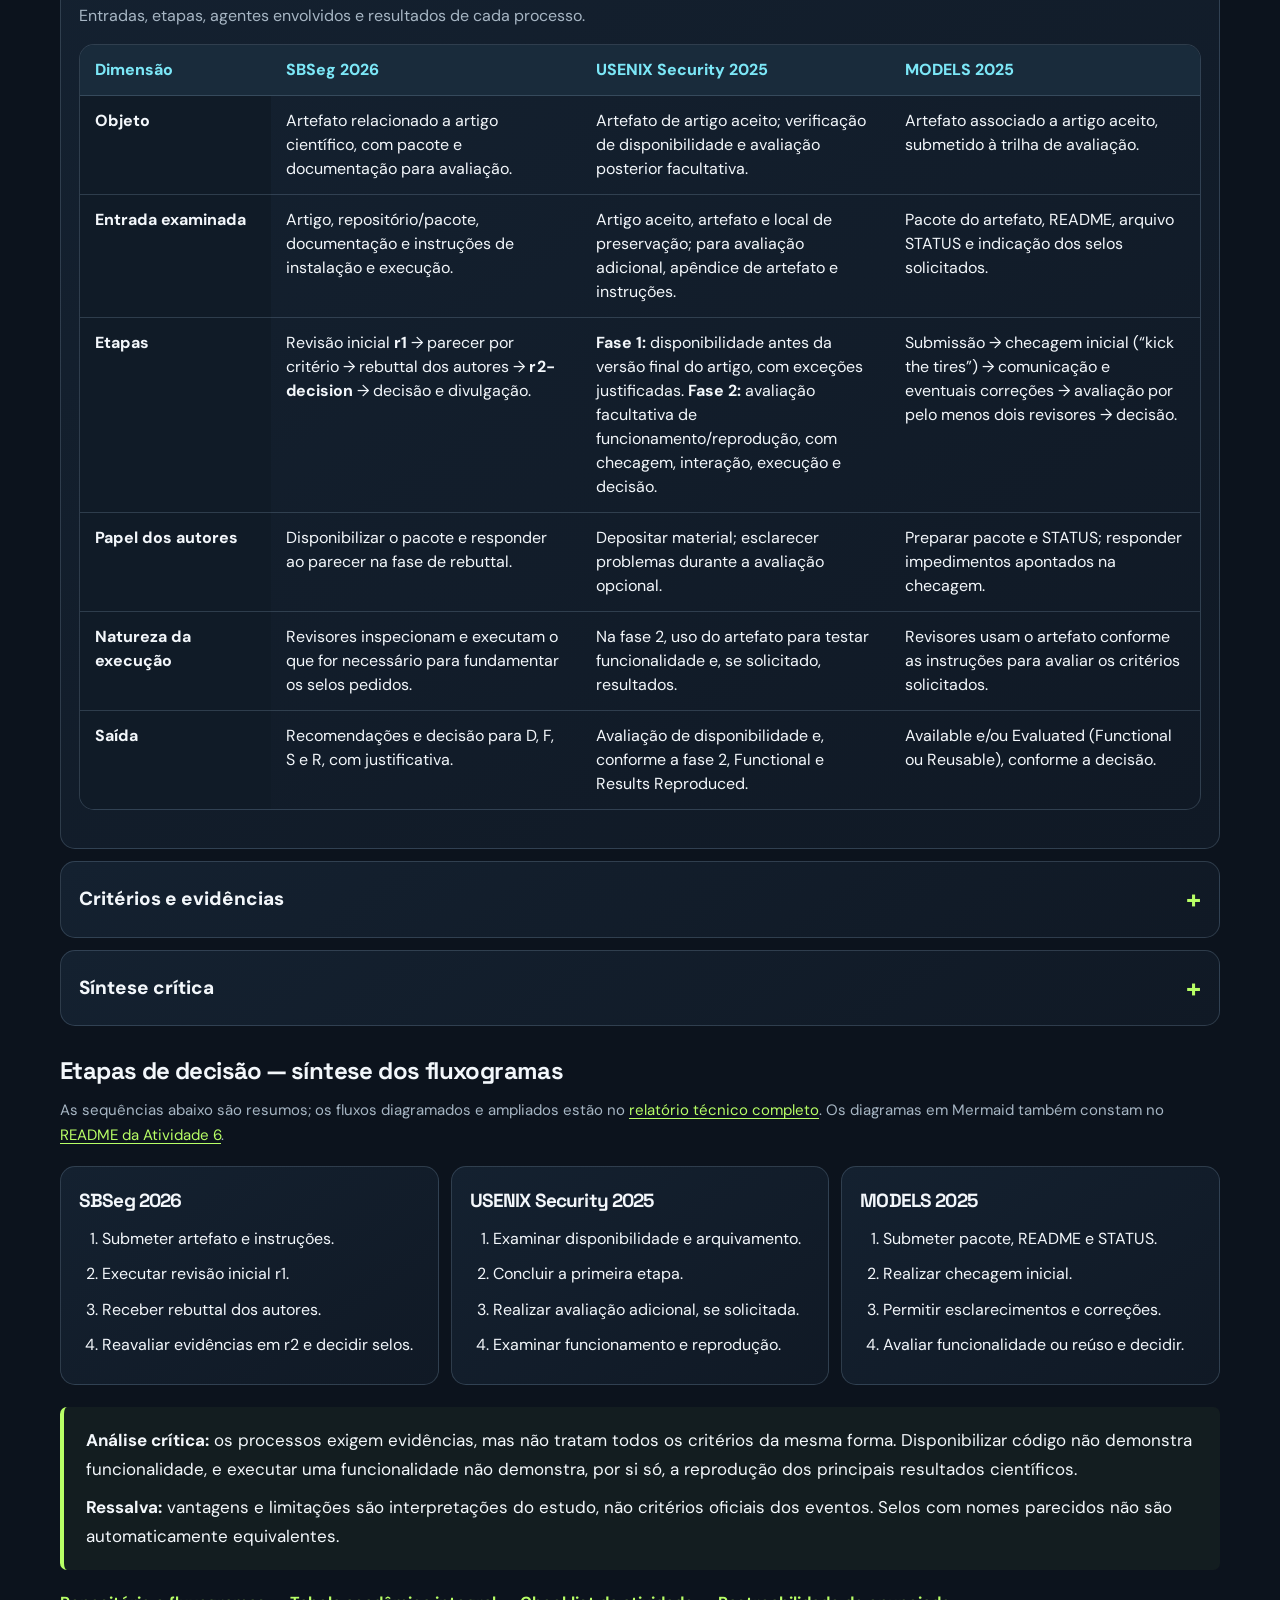
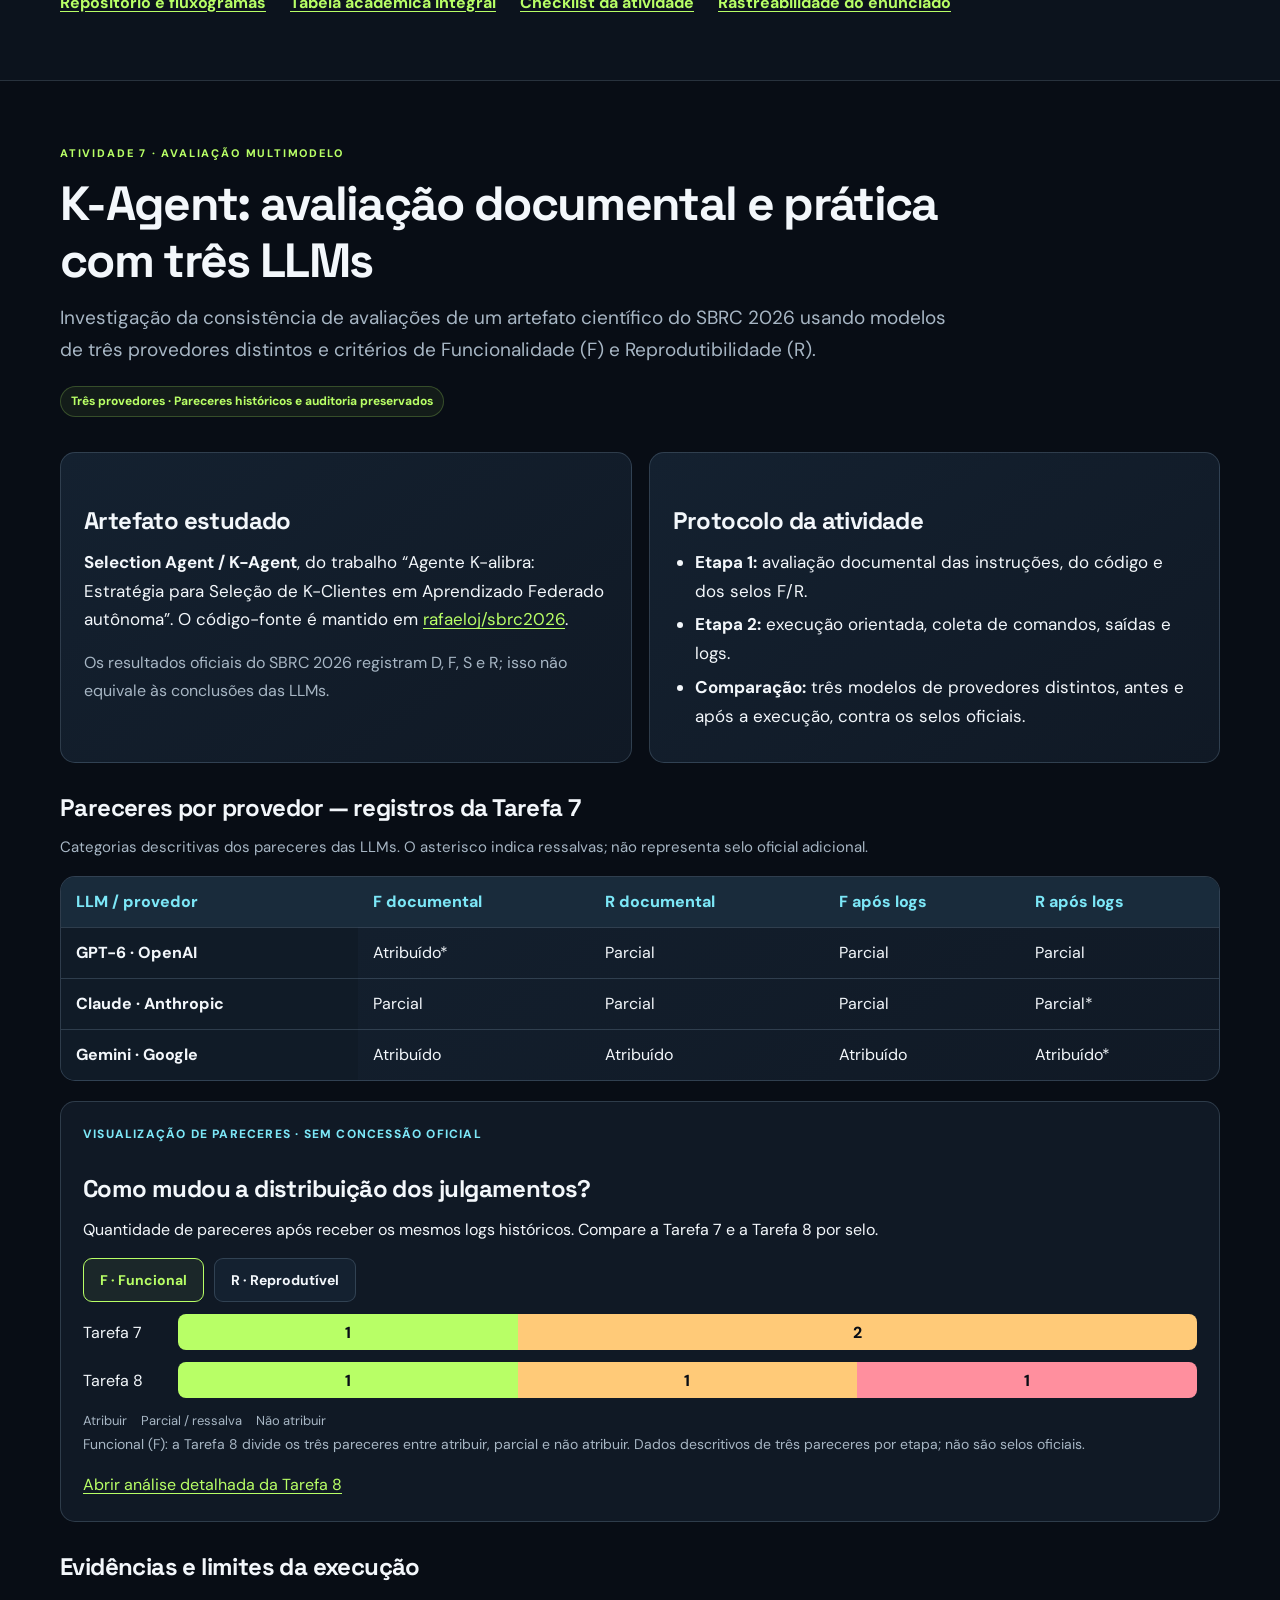
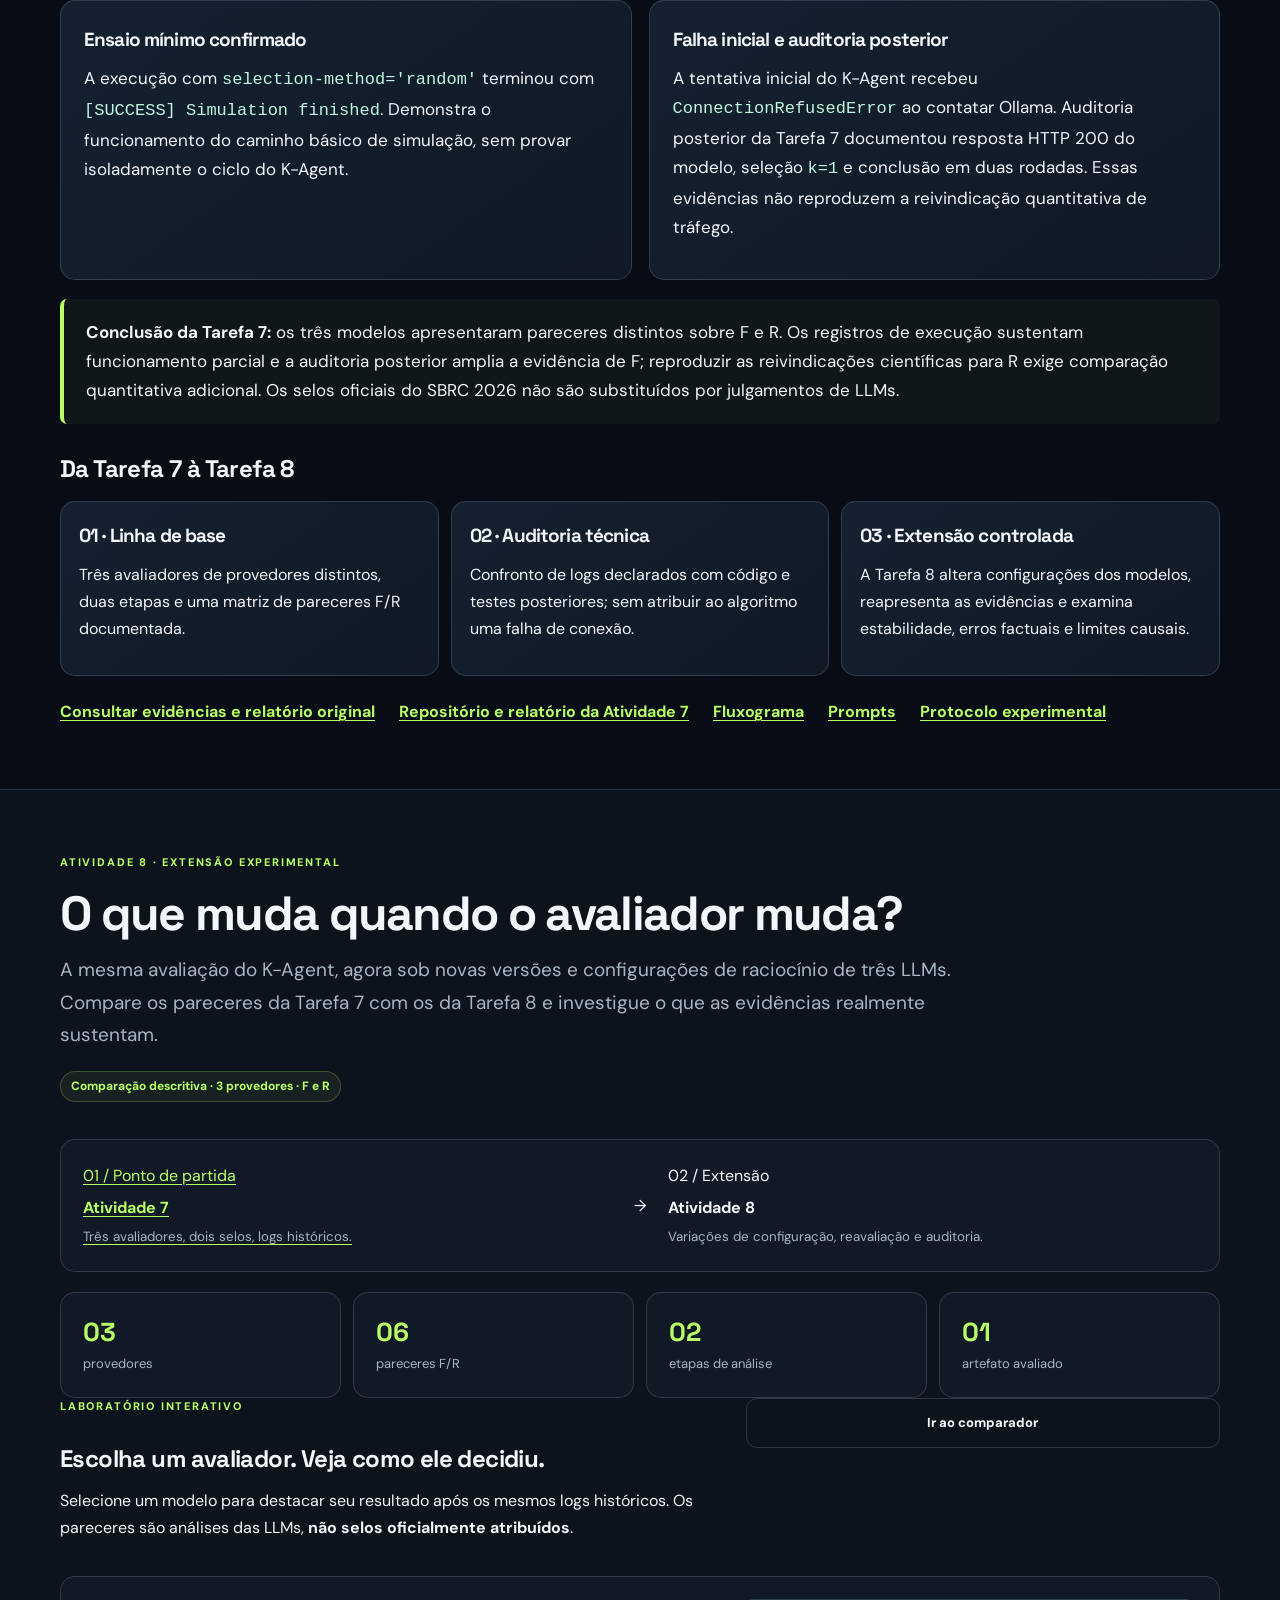
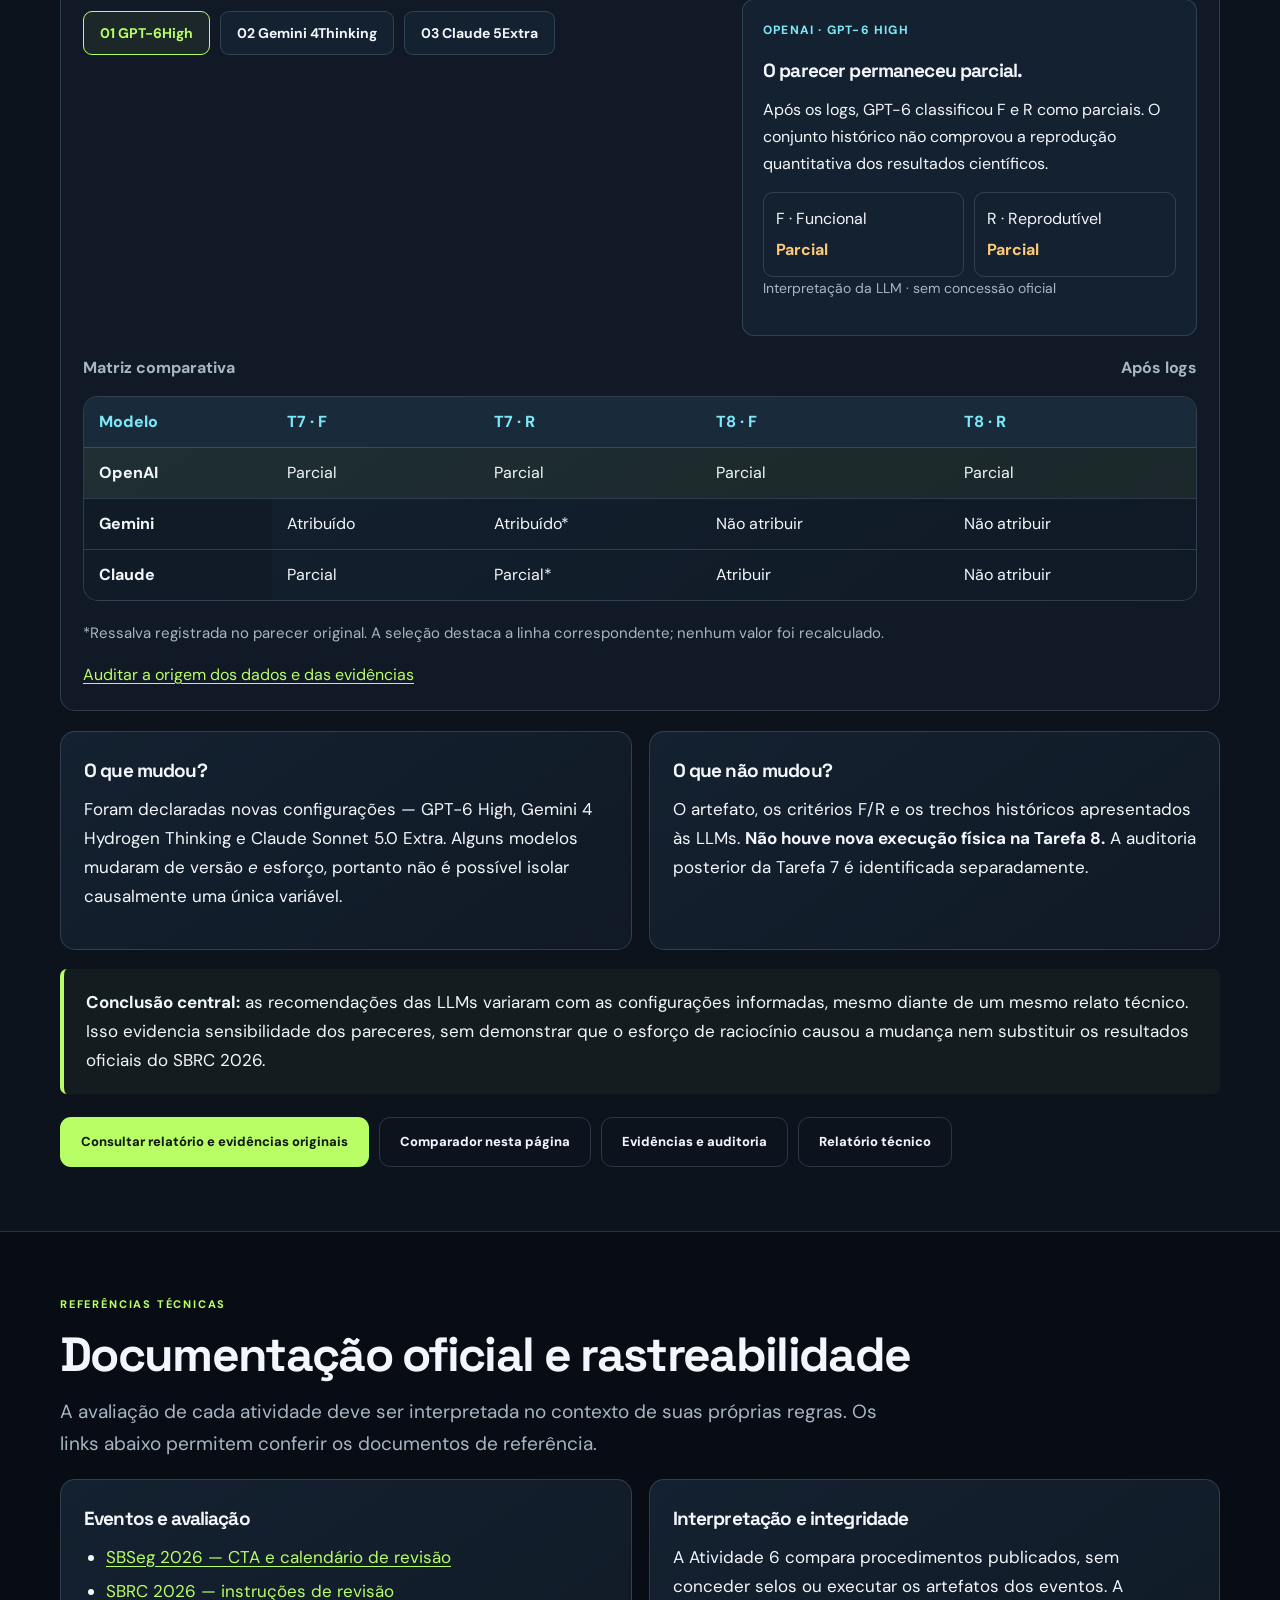
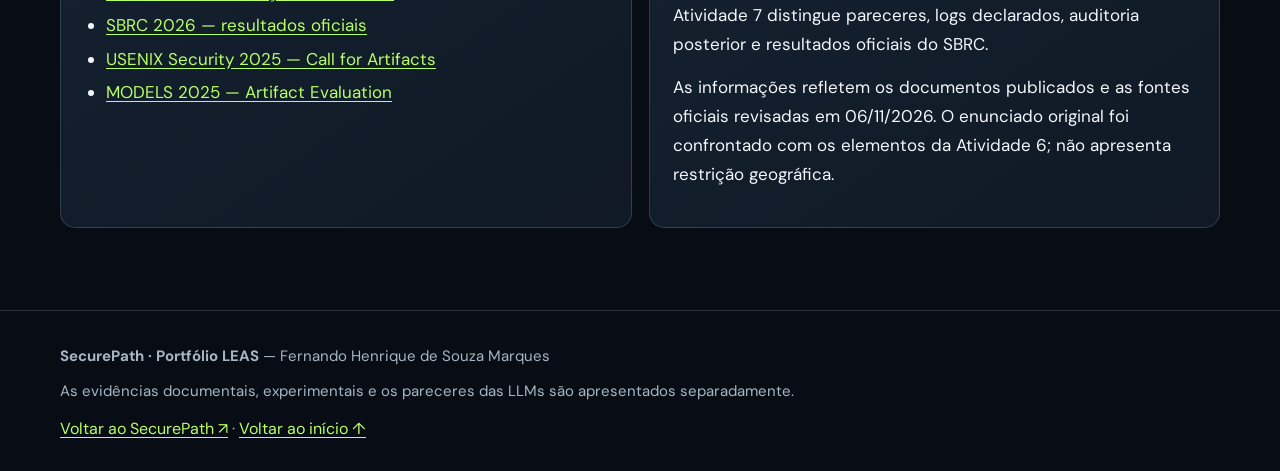
<file: portfolio.html>
<!doctype html><html lang="pt-BR"><head><meta charset="utf-8"><meta name="viewport" content="width=device-width,initial-scale=1"><title>Portfólio LEAS — SecurePath</title><style>body{margin:0;min-height:100vh;display:grid;place-items:center;background:#080d15;color:#f3f7fb;font:16px/1.6 system-ui}main{max-width:600px;padding:24px}a{color:#b8ff66}</style><script>location.replace("./docs/portfolio.html"+location.search+location.hash);</script></head><body><main><h1>Portfólio LEAS</h1><p>Atividades 6, 7 e 8 em uma única página.</p><a href="./docs/portfolio.html">Abrir portfólio integrado</a></main></body></html>
</file>
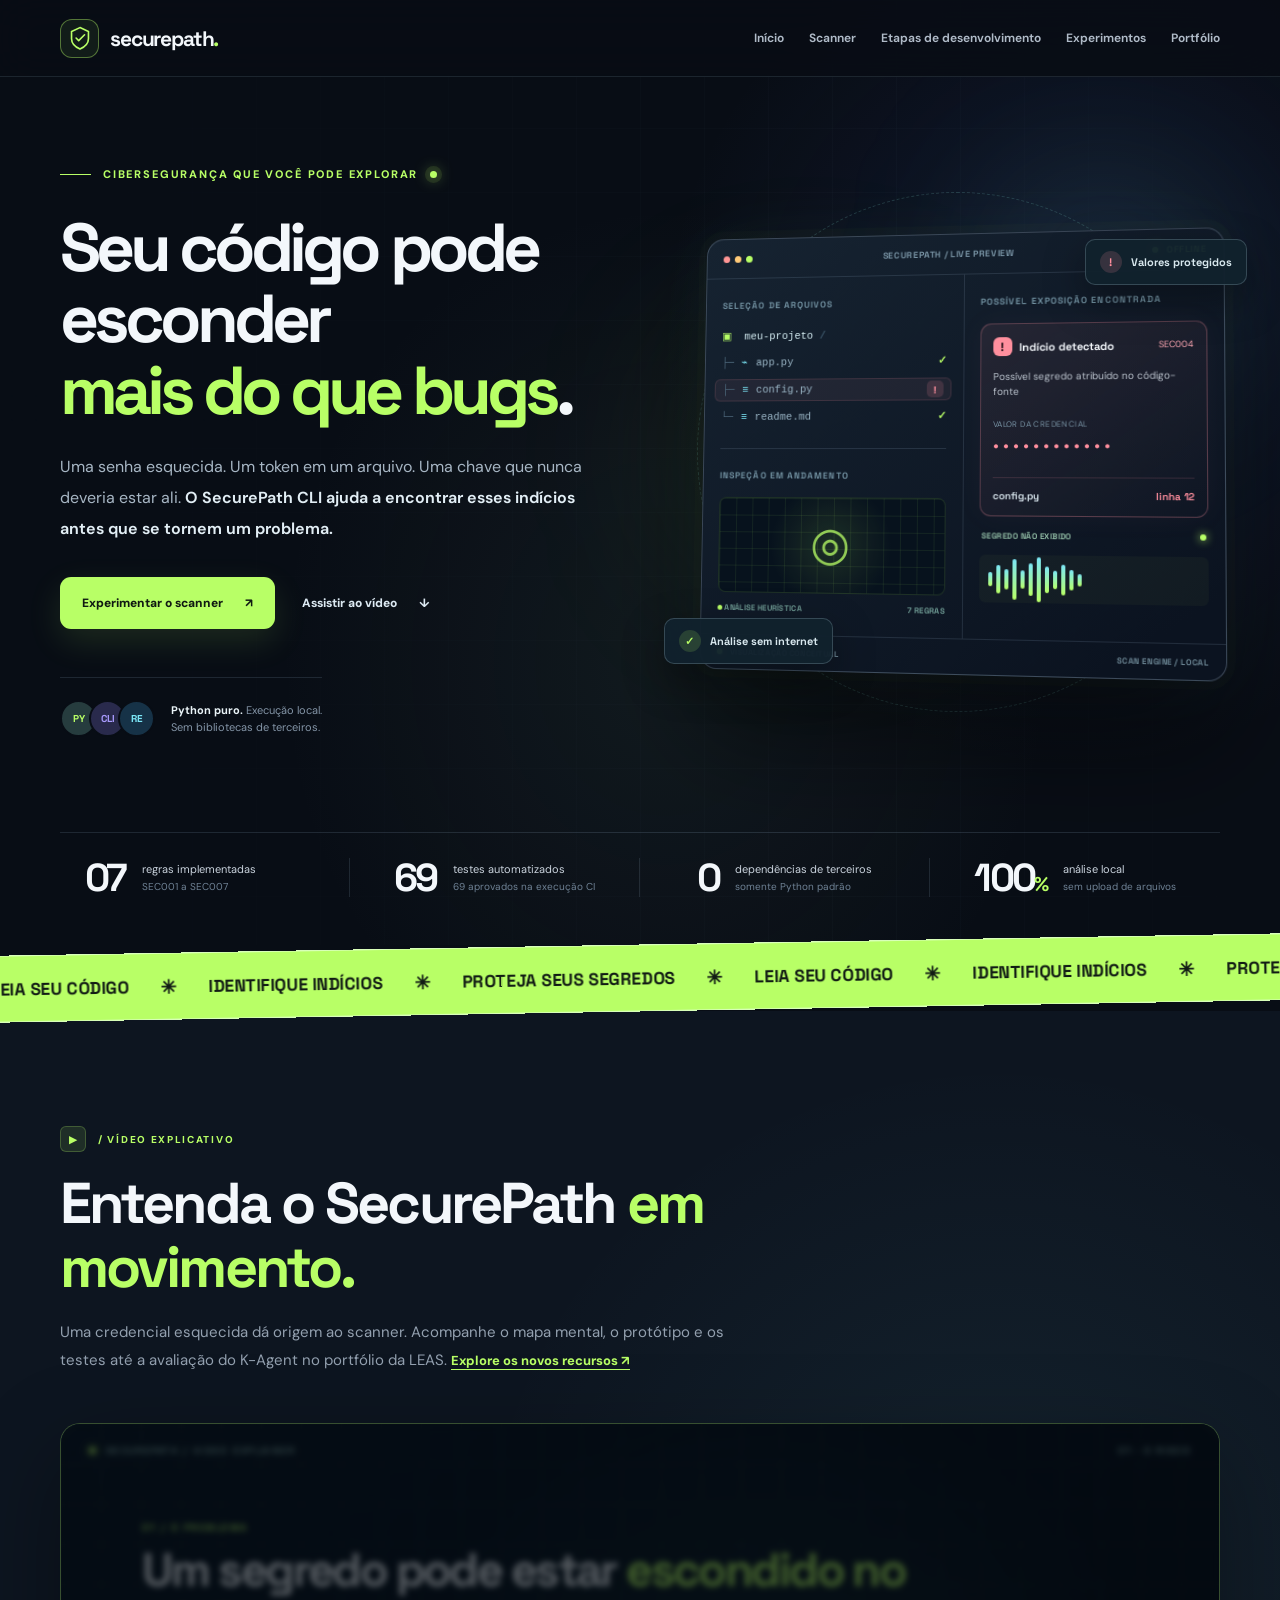
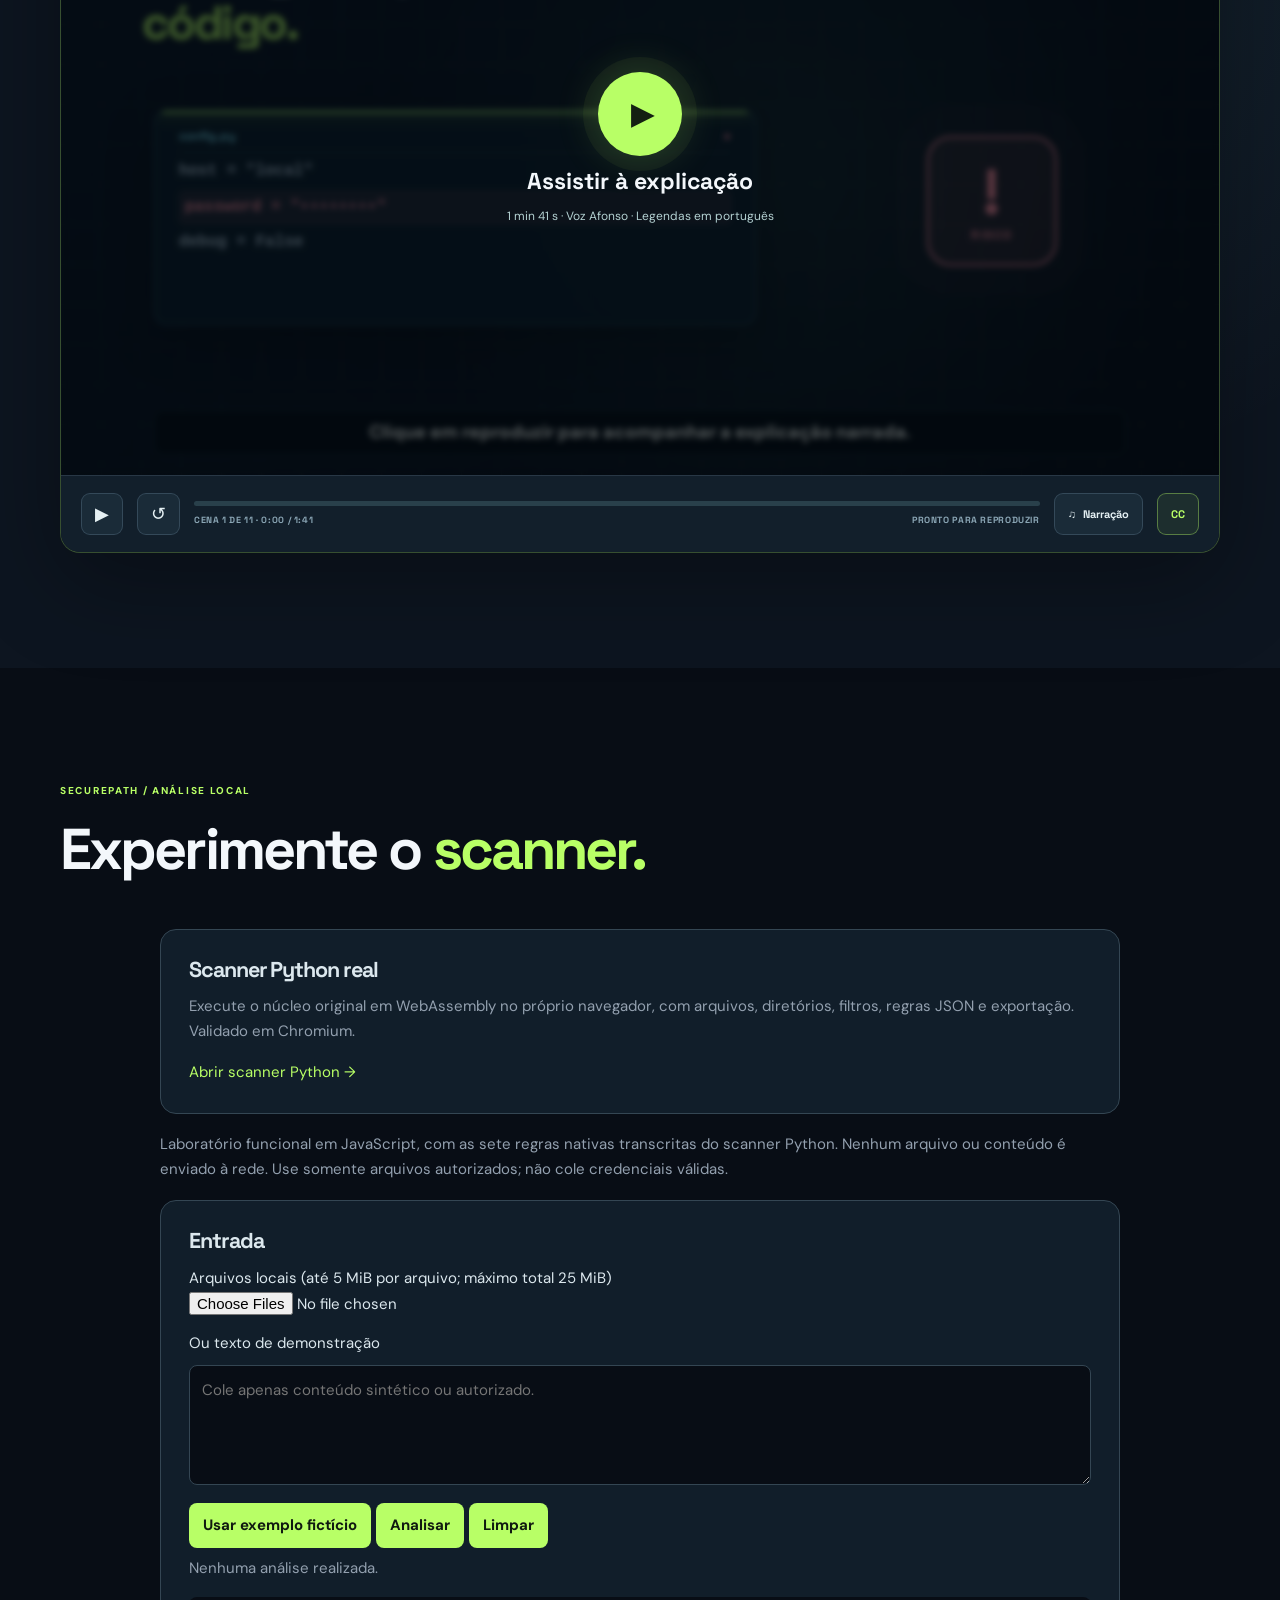
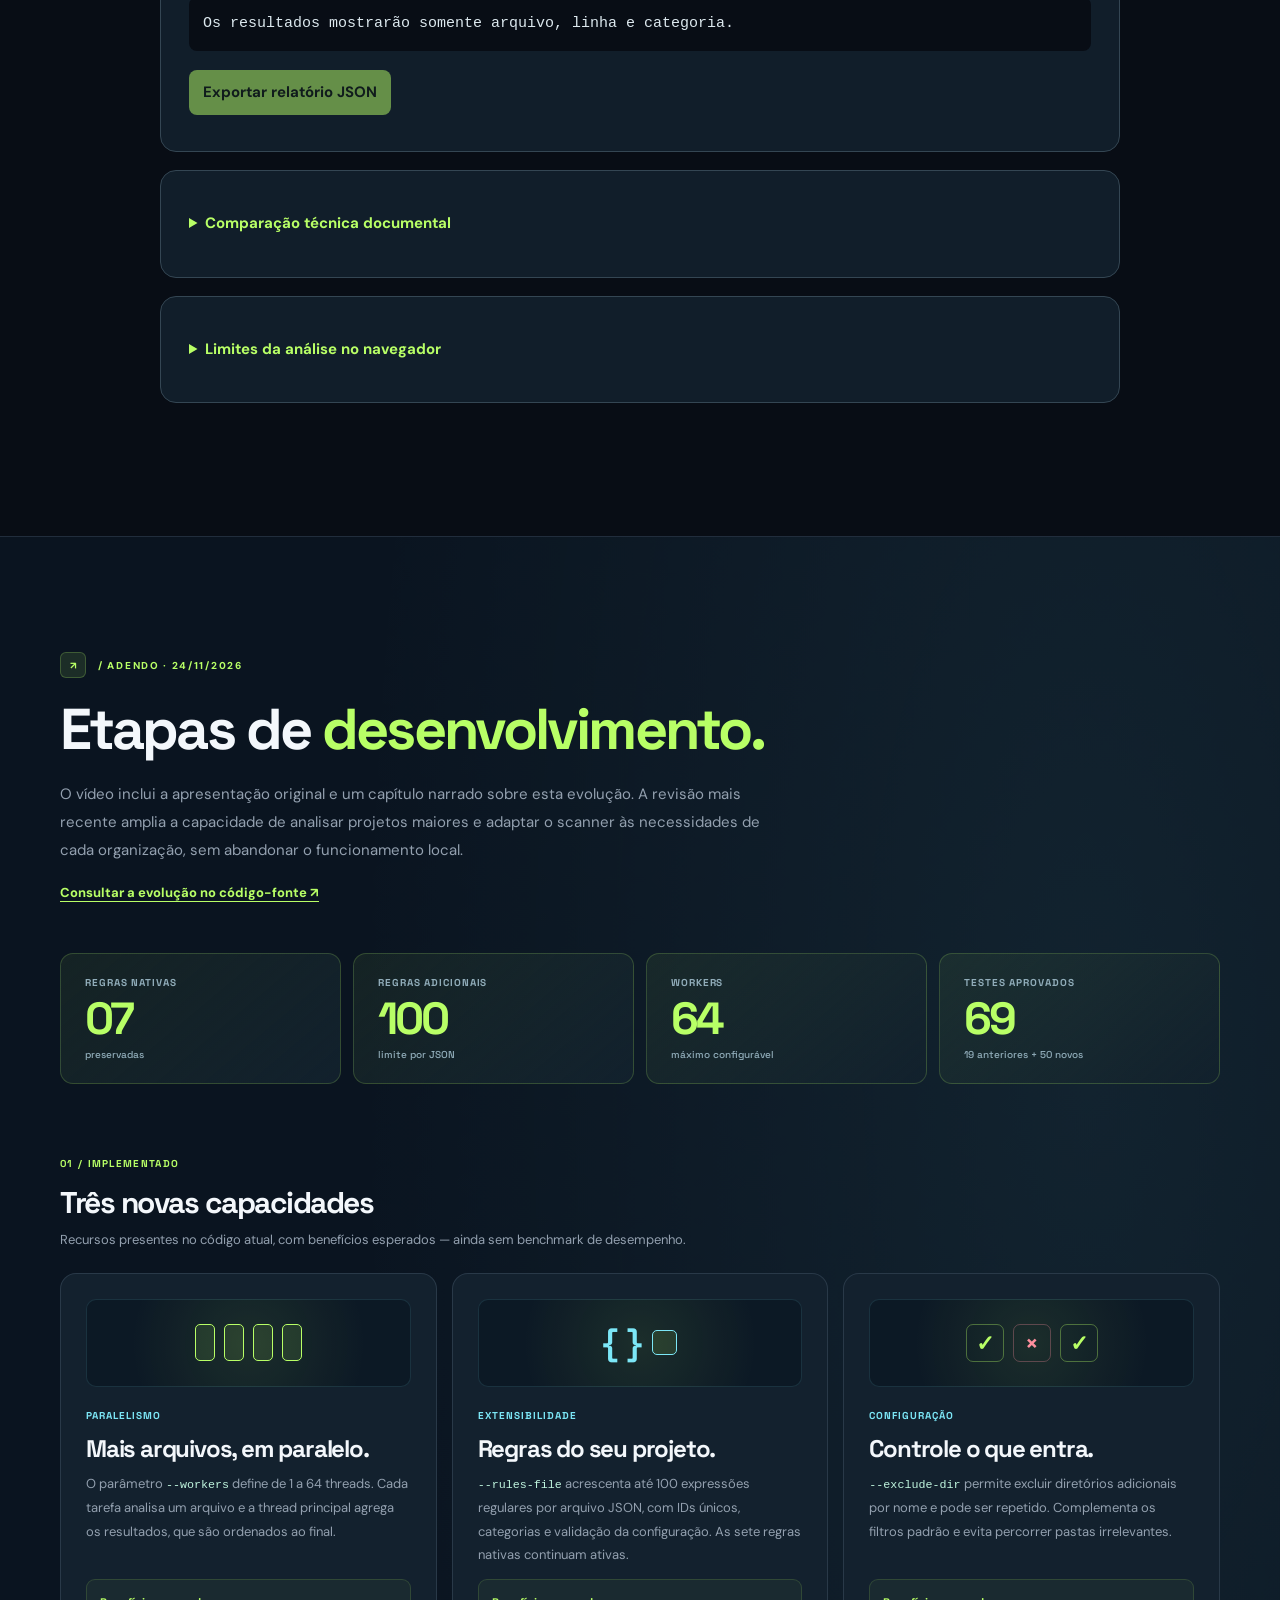
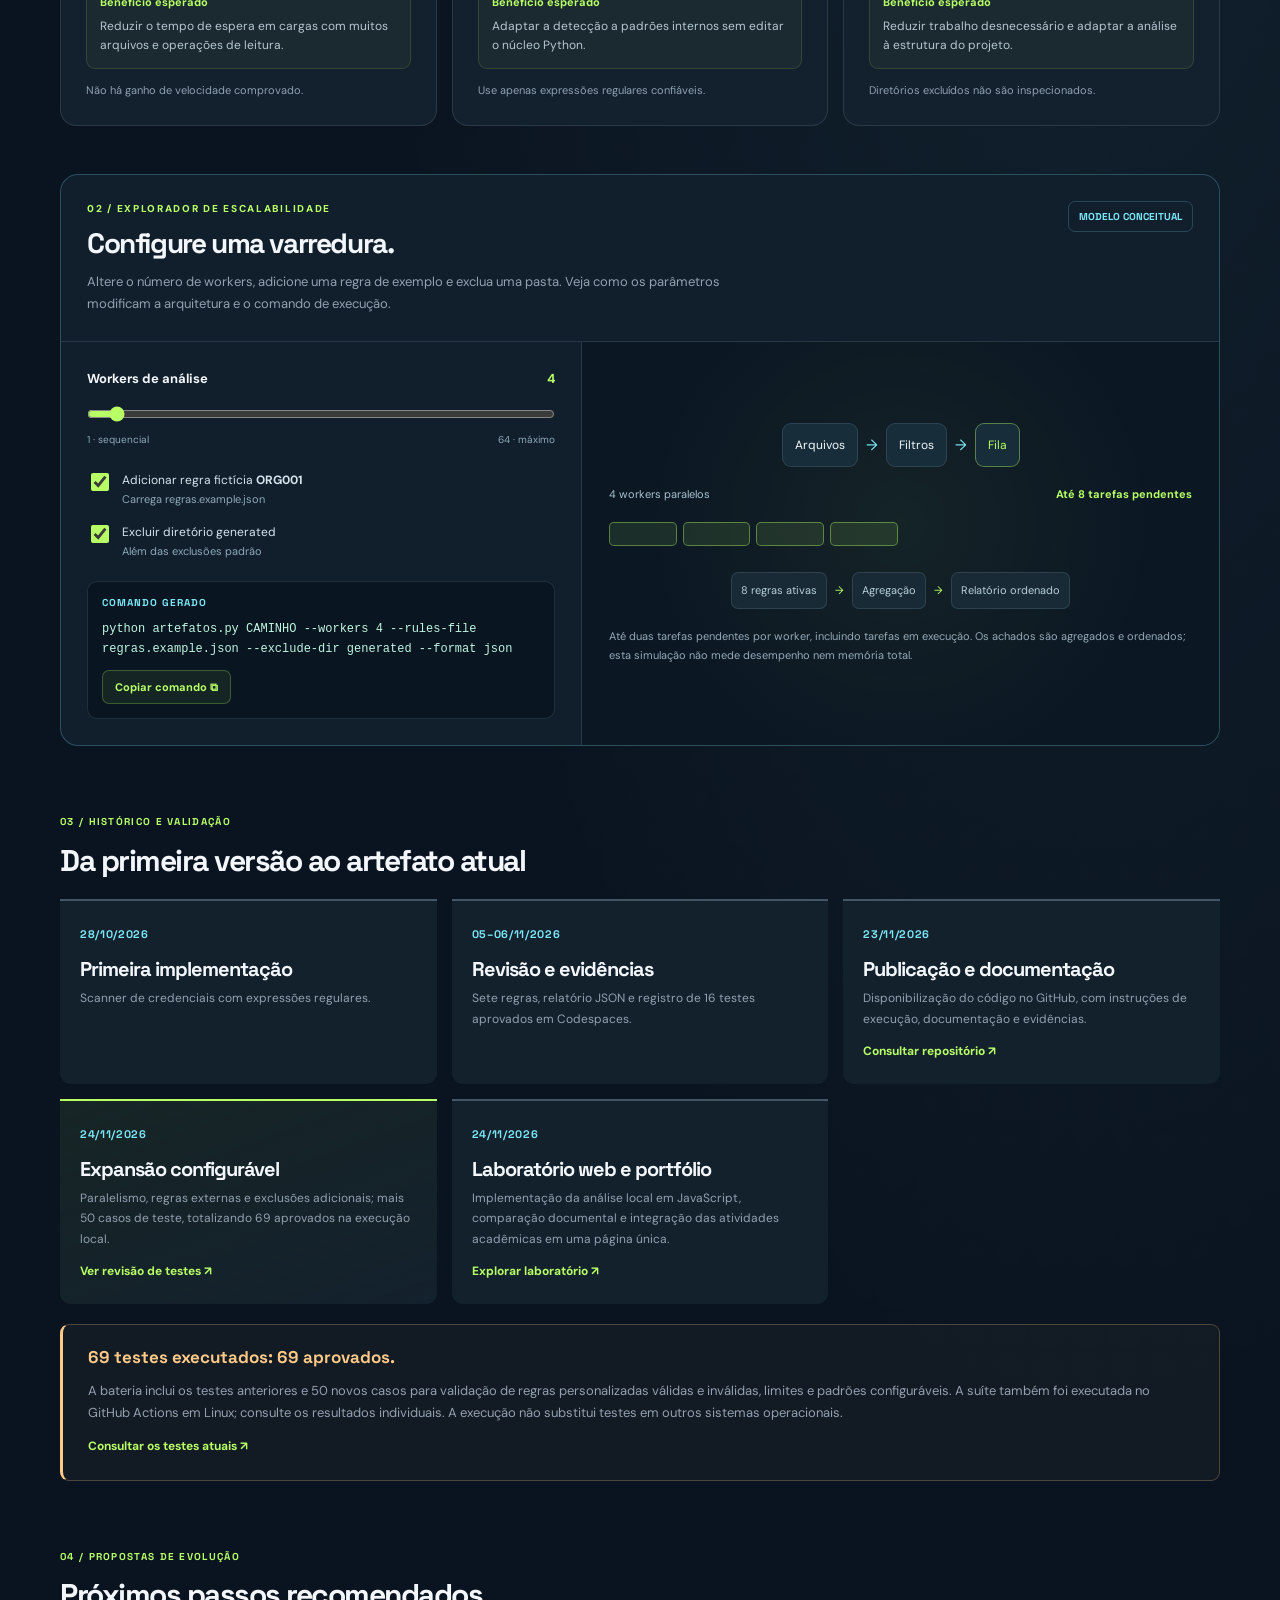
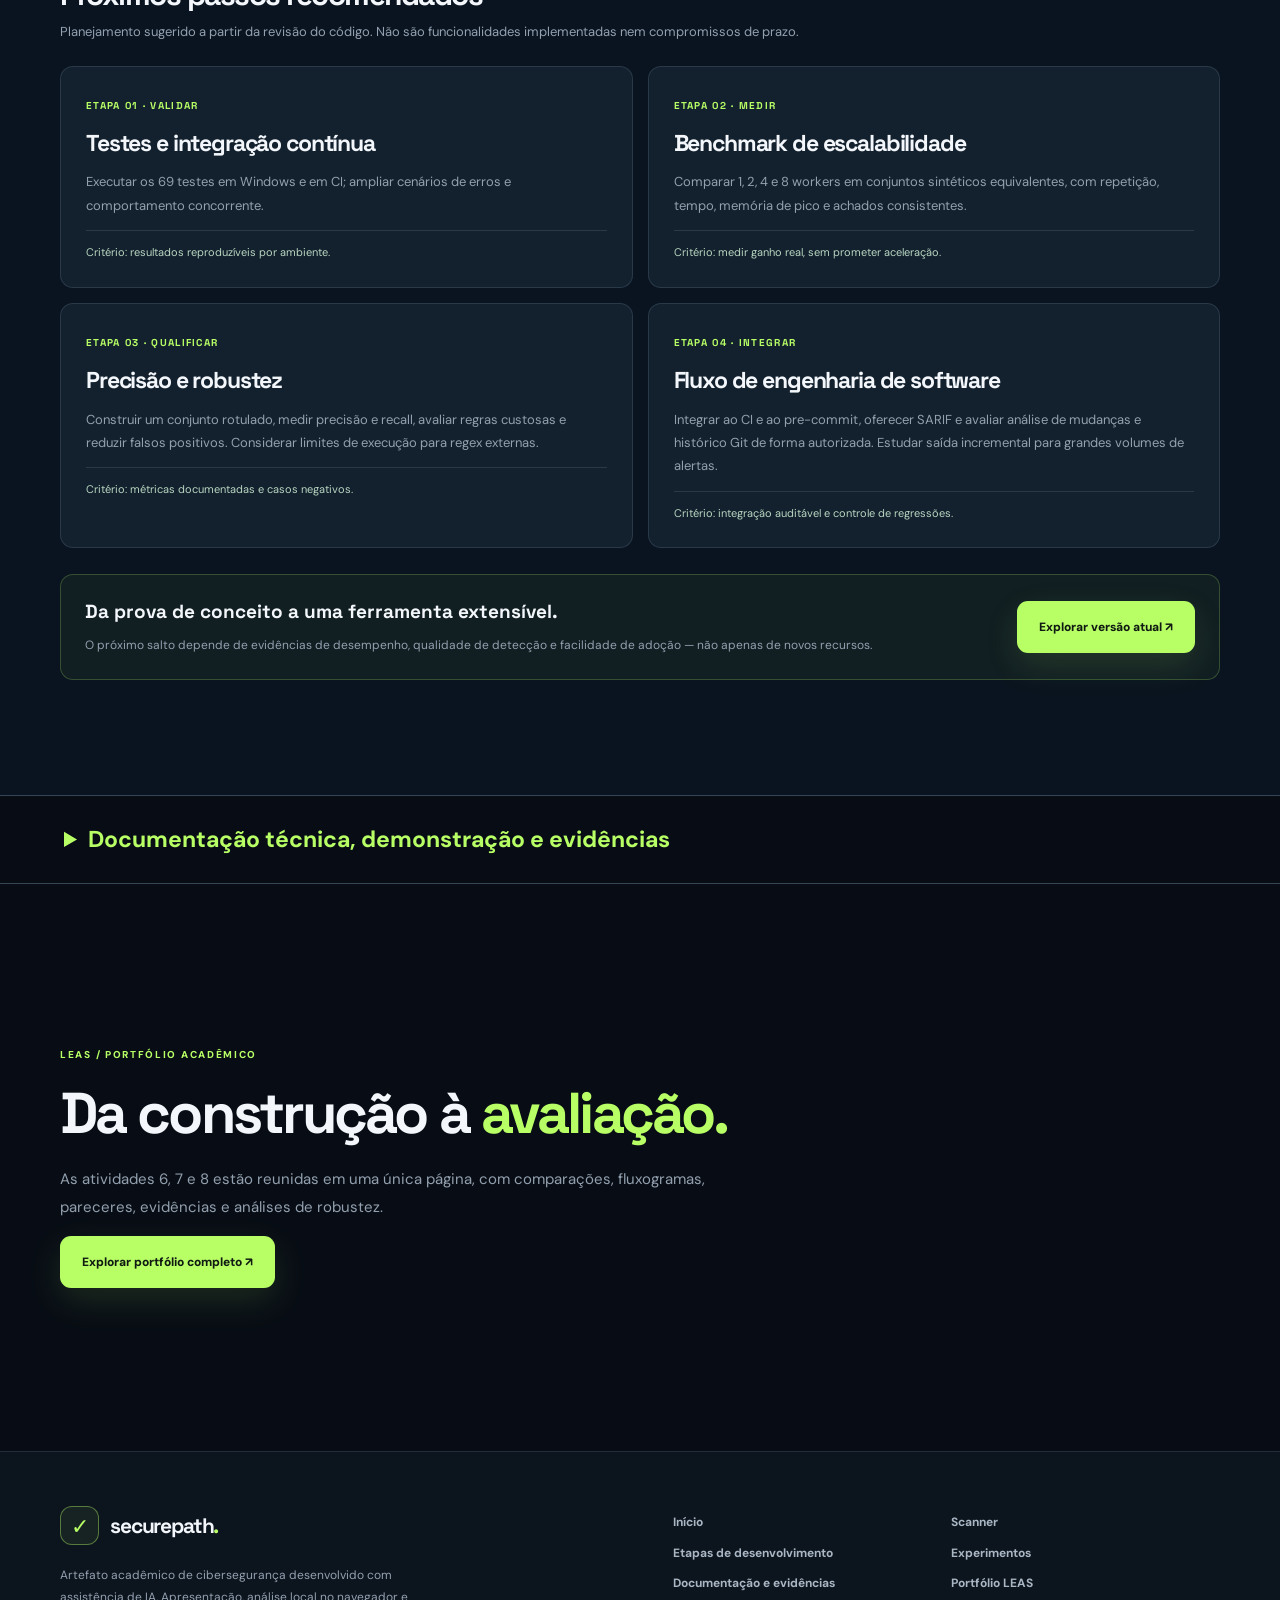
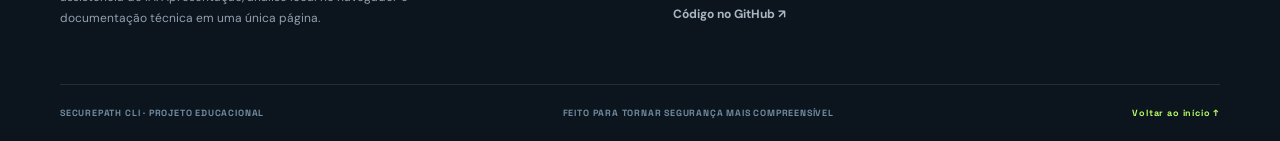
<file: docs/laboratorio.html>
<!doctype html><html lang="pt-BR"><head><meta charset="utf-8"><meta name="viewport" content="width=device-width,initial-scale=1"><title>Scanner — SecurePath</title><meta http-equiv="refresh" content="0; url=./#scanner"><link rel="canonical" href="./#scanner"></head><body style="background:#080d15;color:#f3f7fb;font:16px system-ui;padding:32px"><p>O scanner foi integrado à página principal. <a style="color:#b8ff66" href="./#scanner">Abrir scanner</a>.</p><script>location.replace("./#scanner");</script></body></html>
</file>
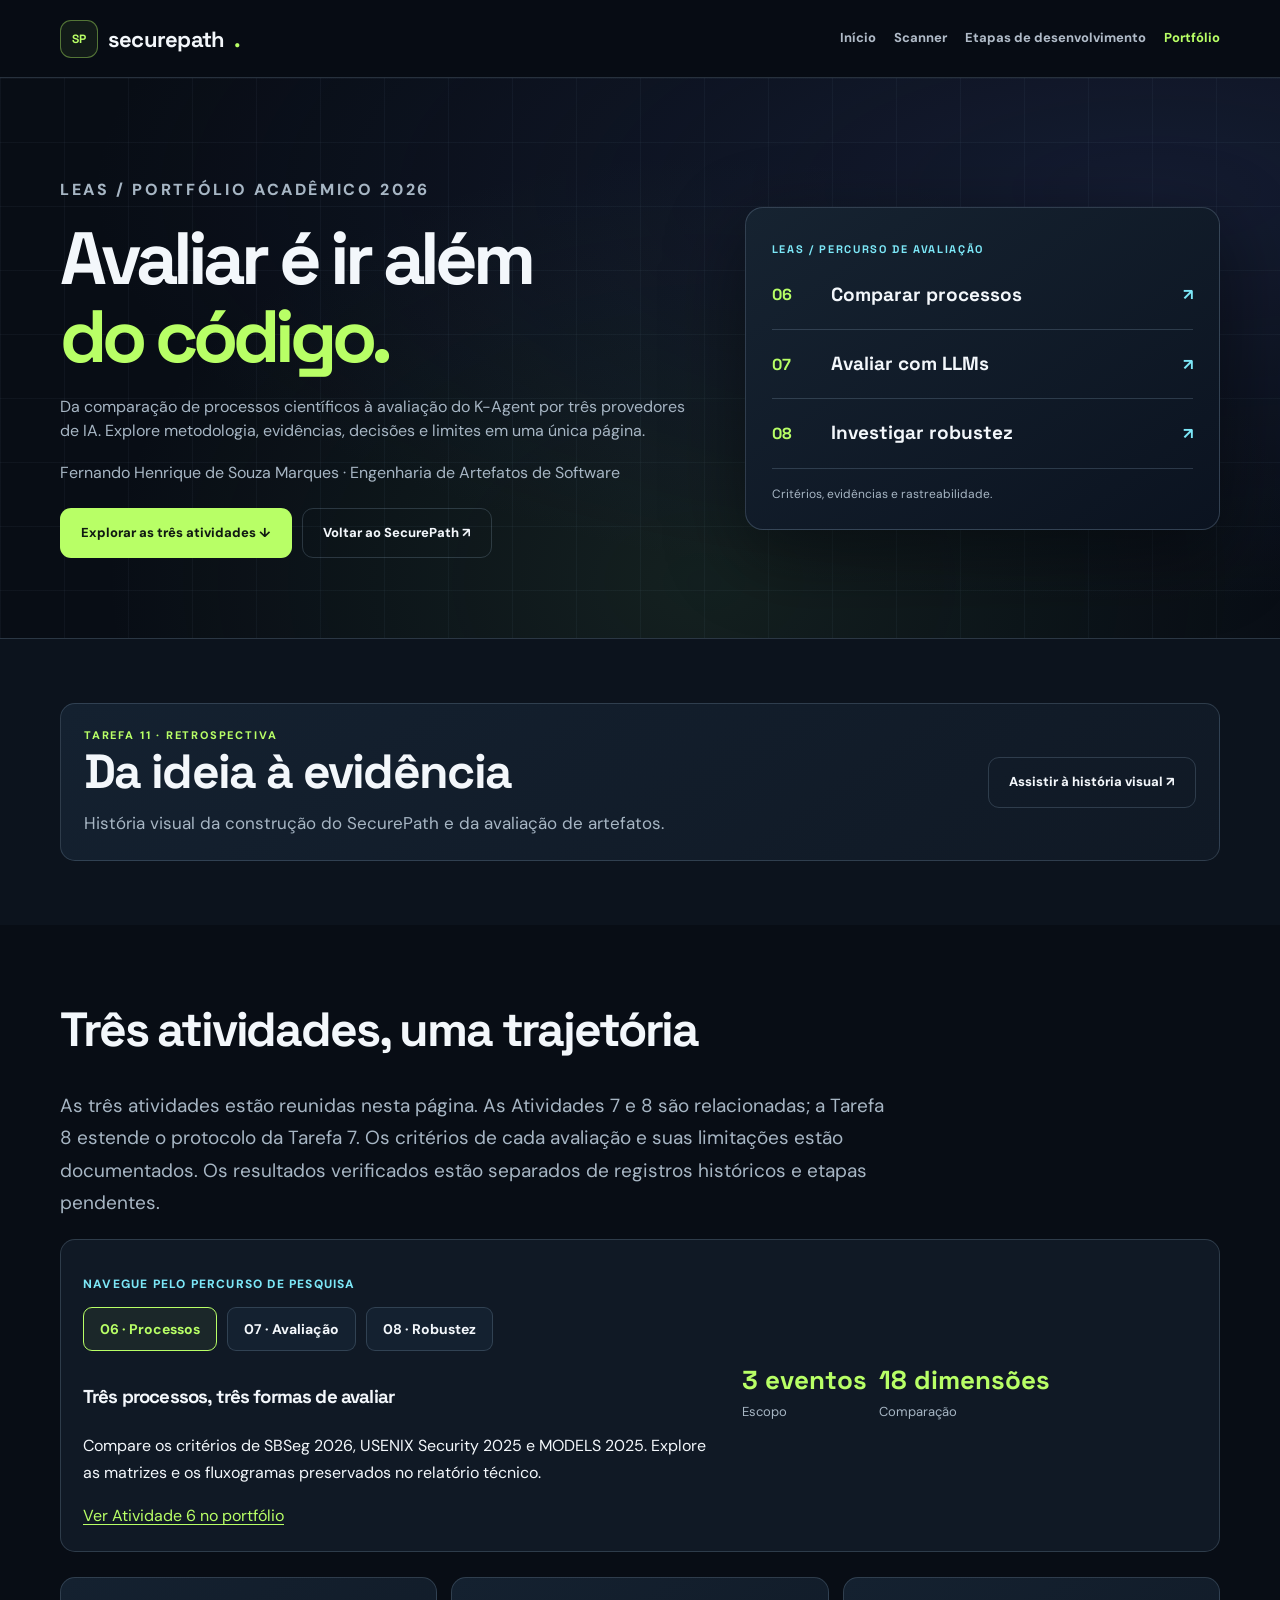
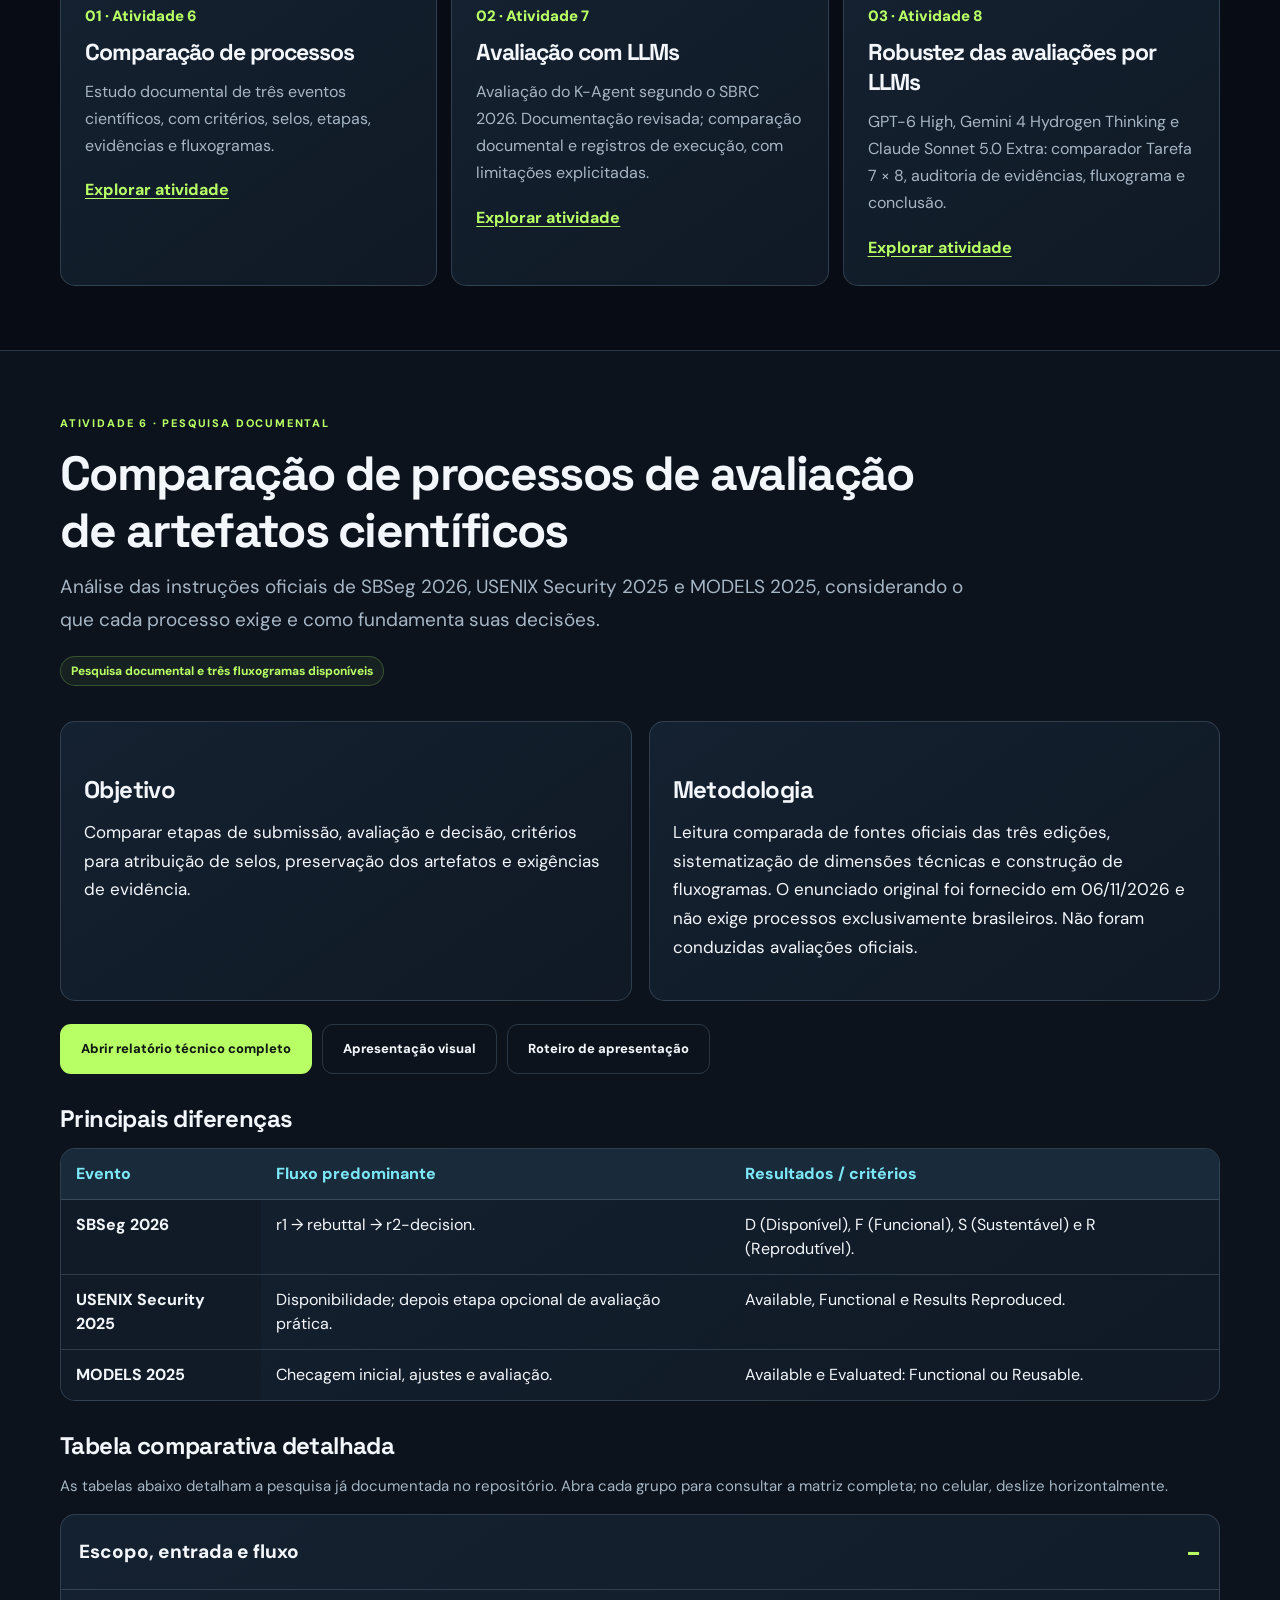
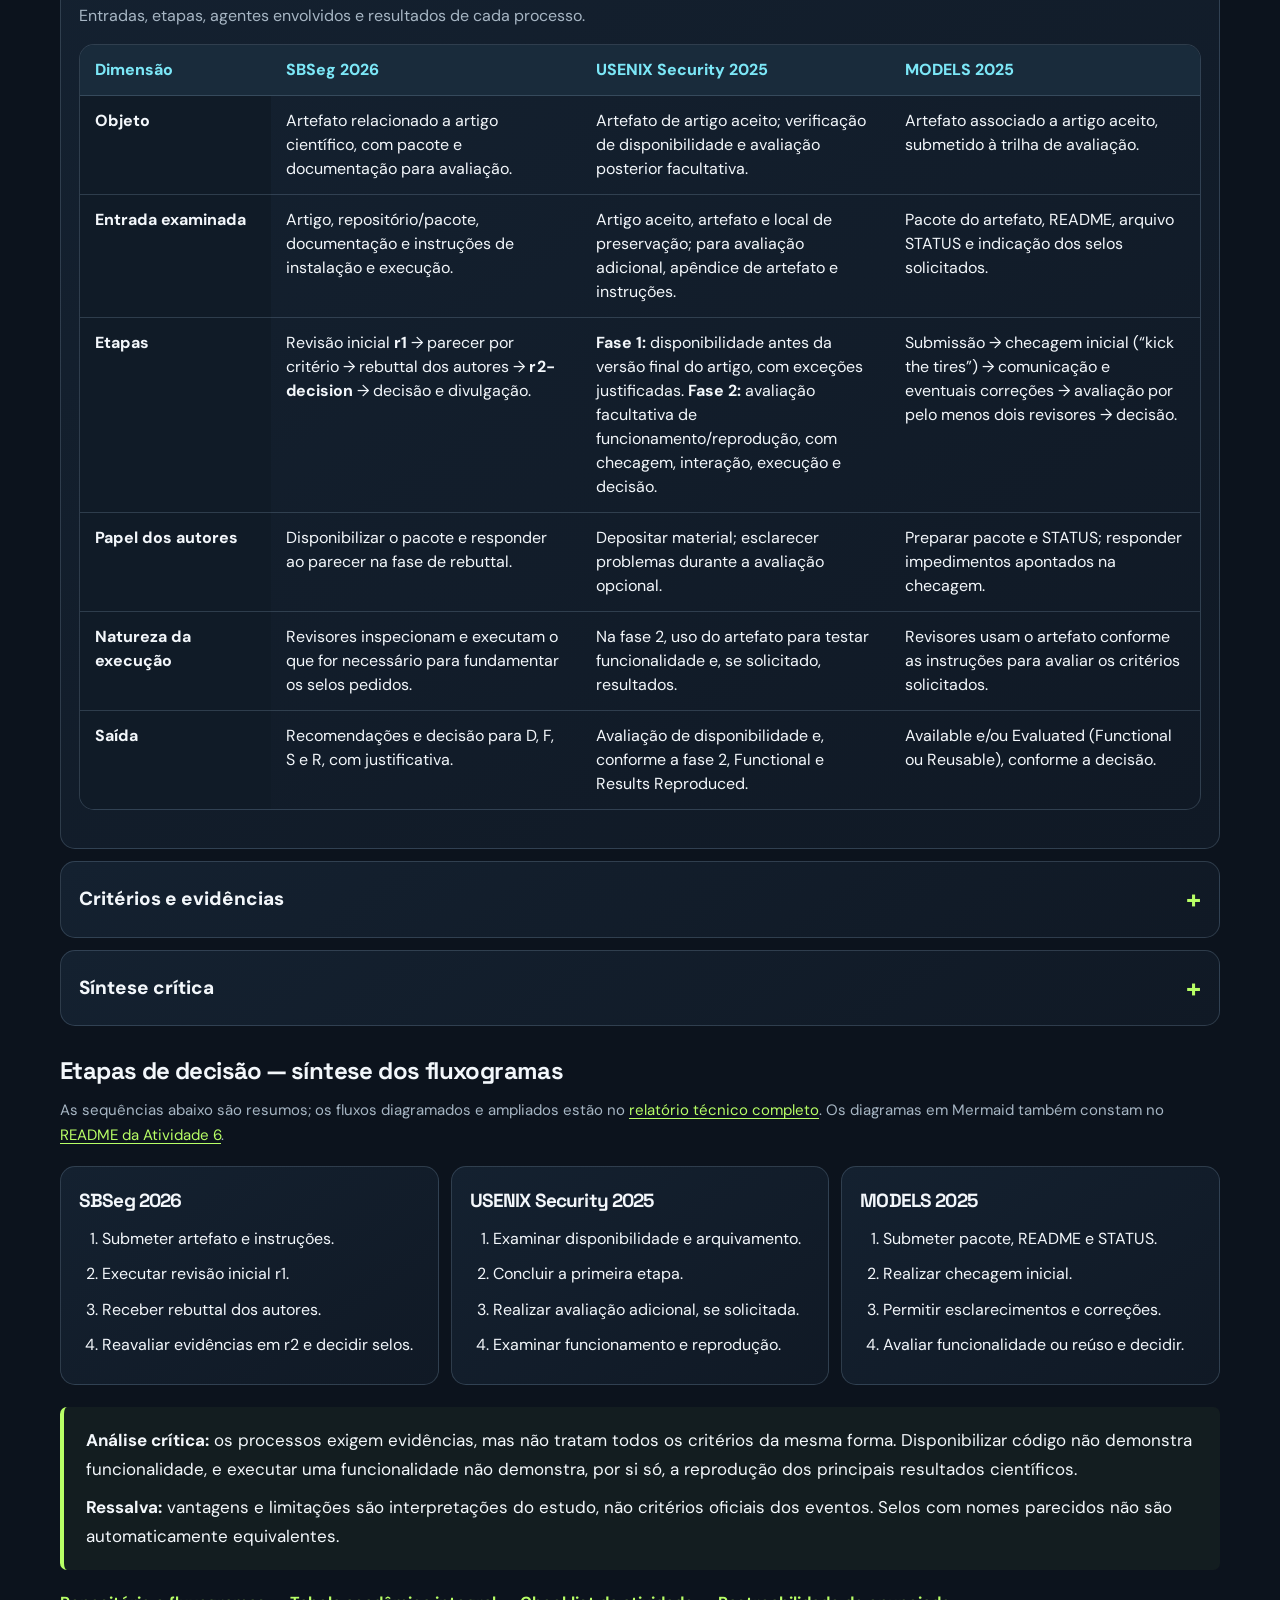
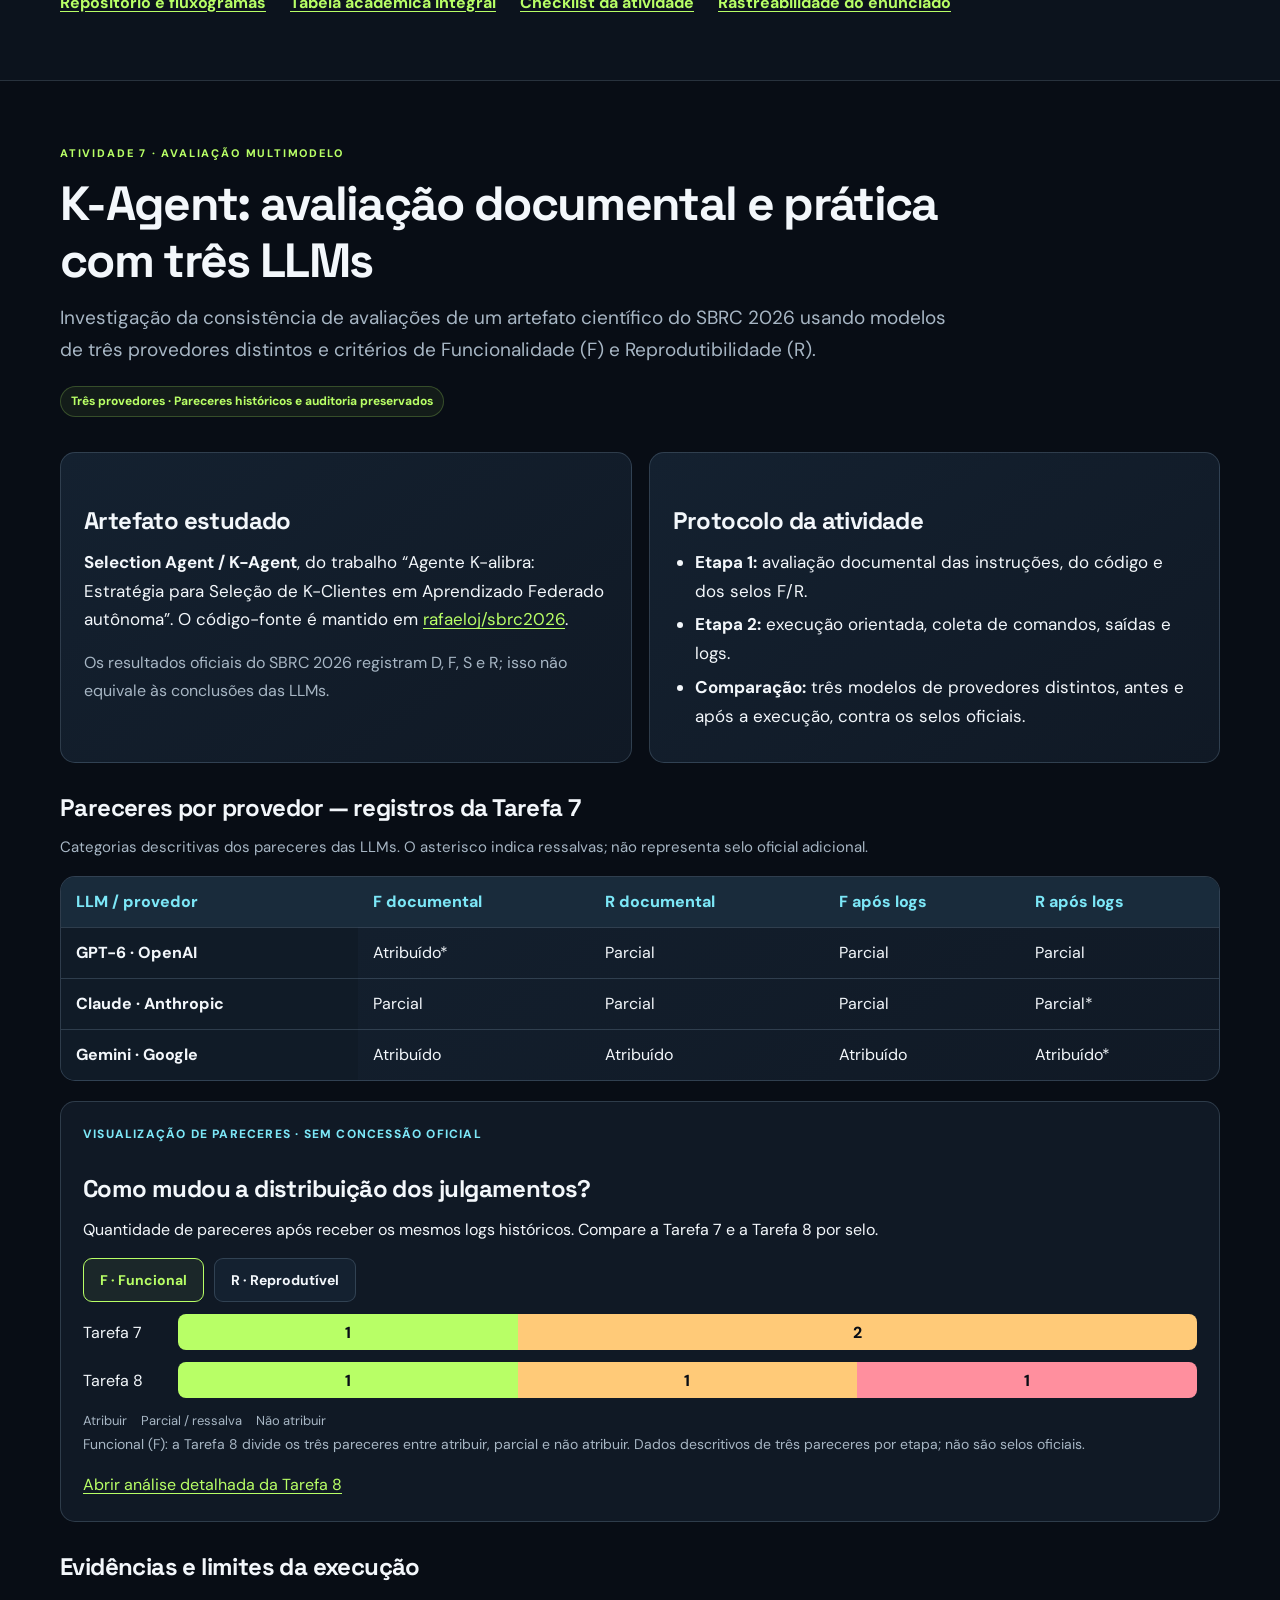
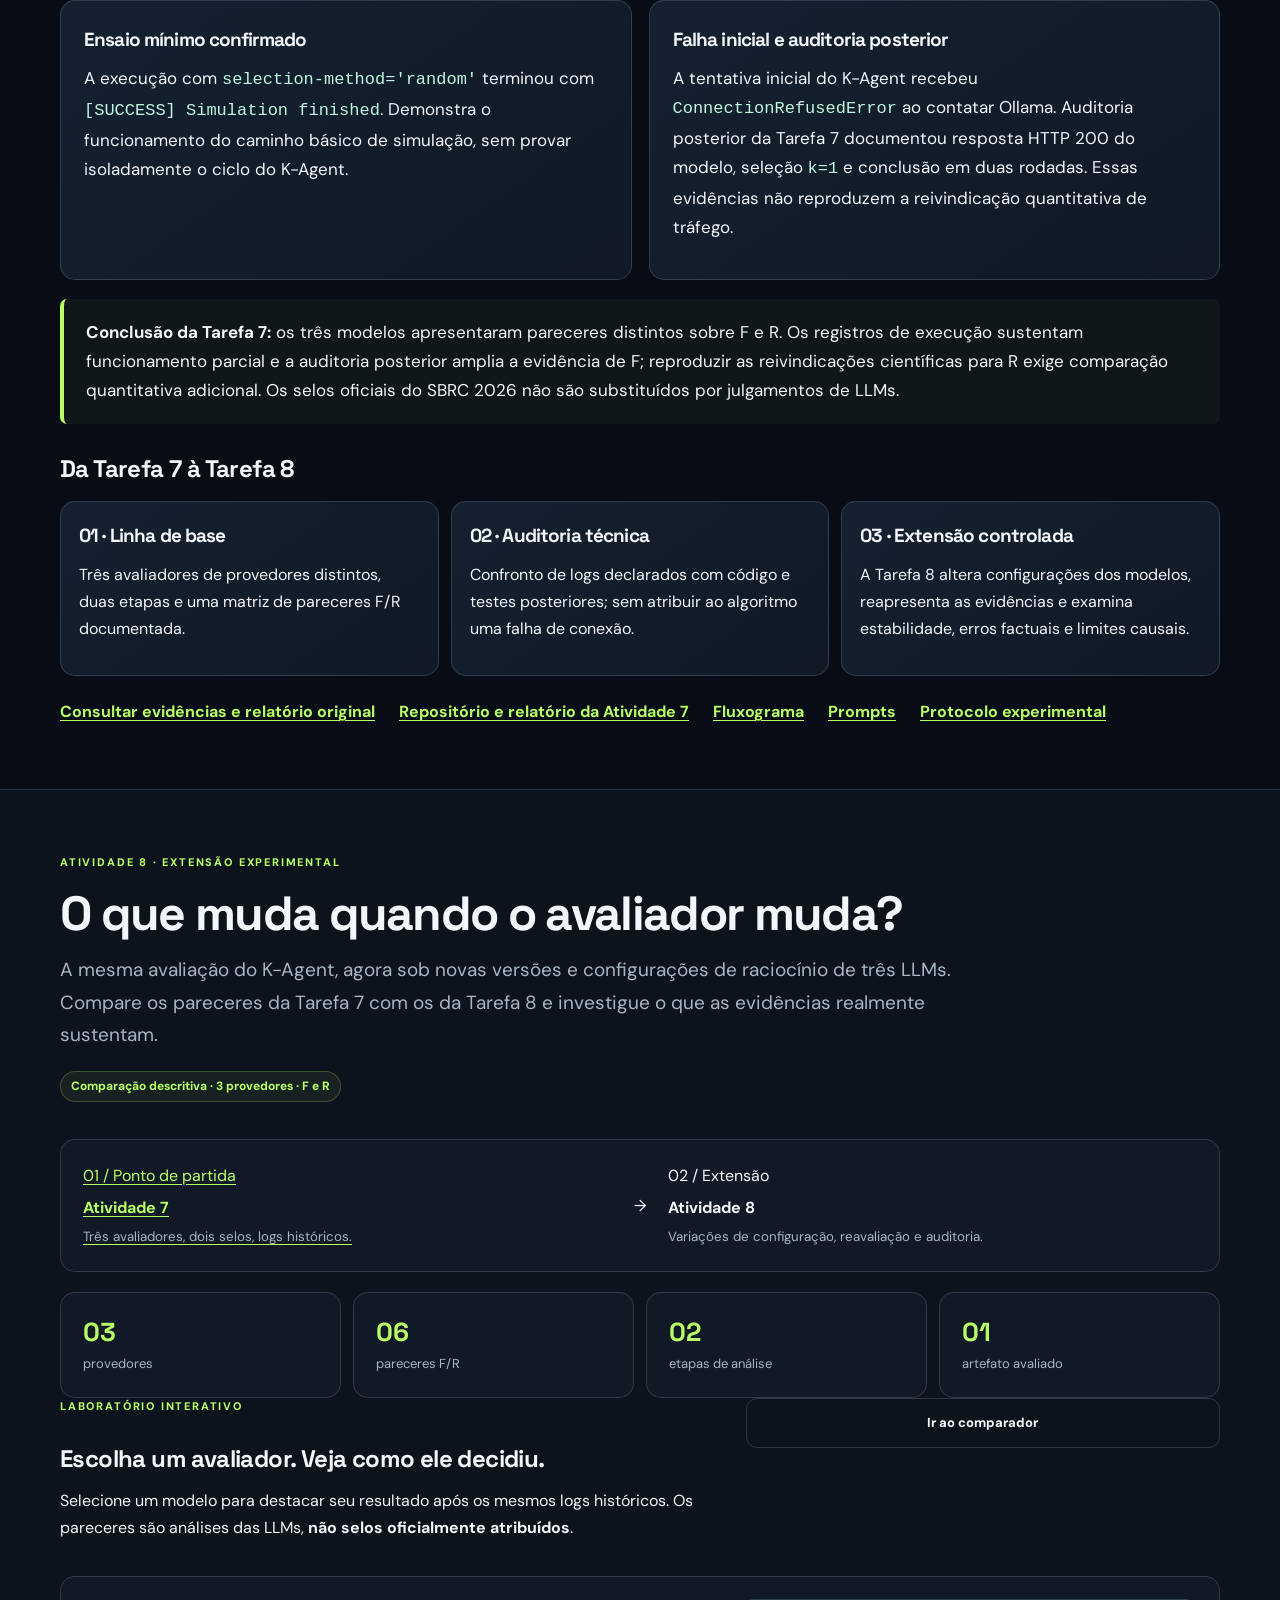
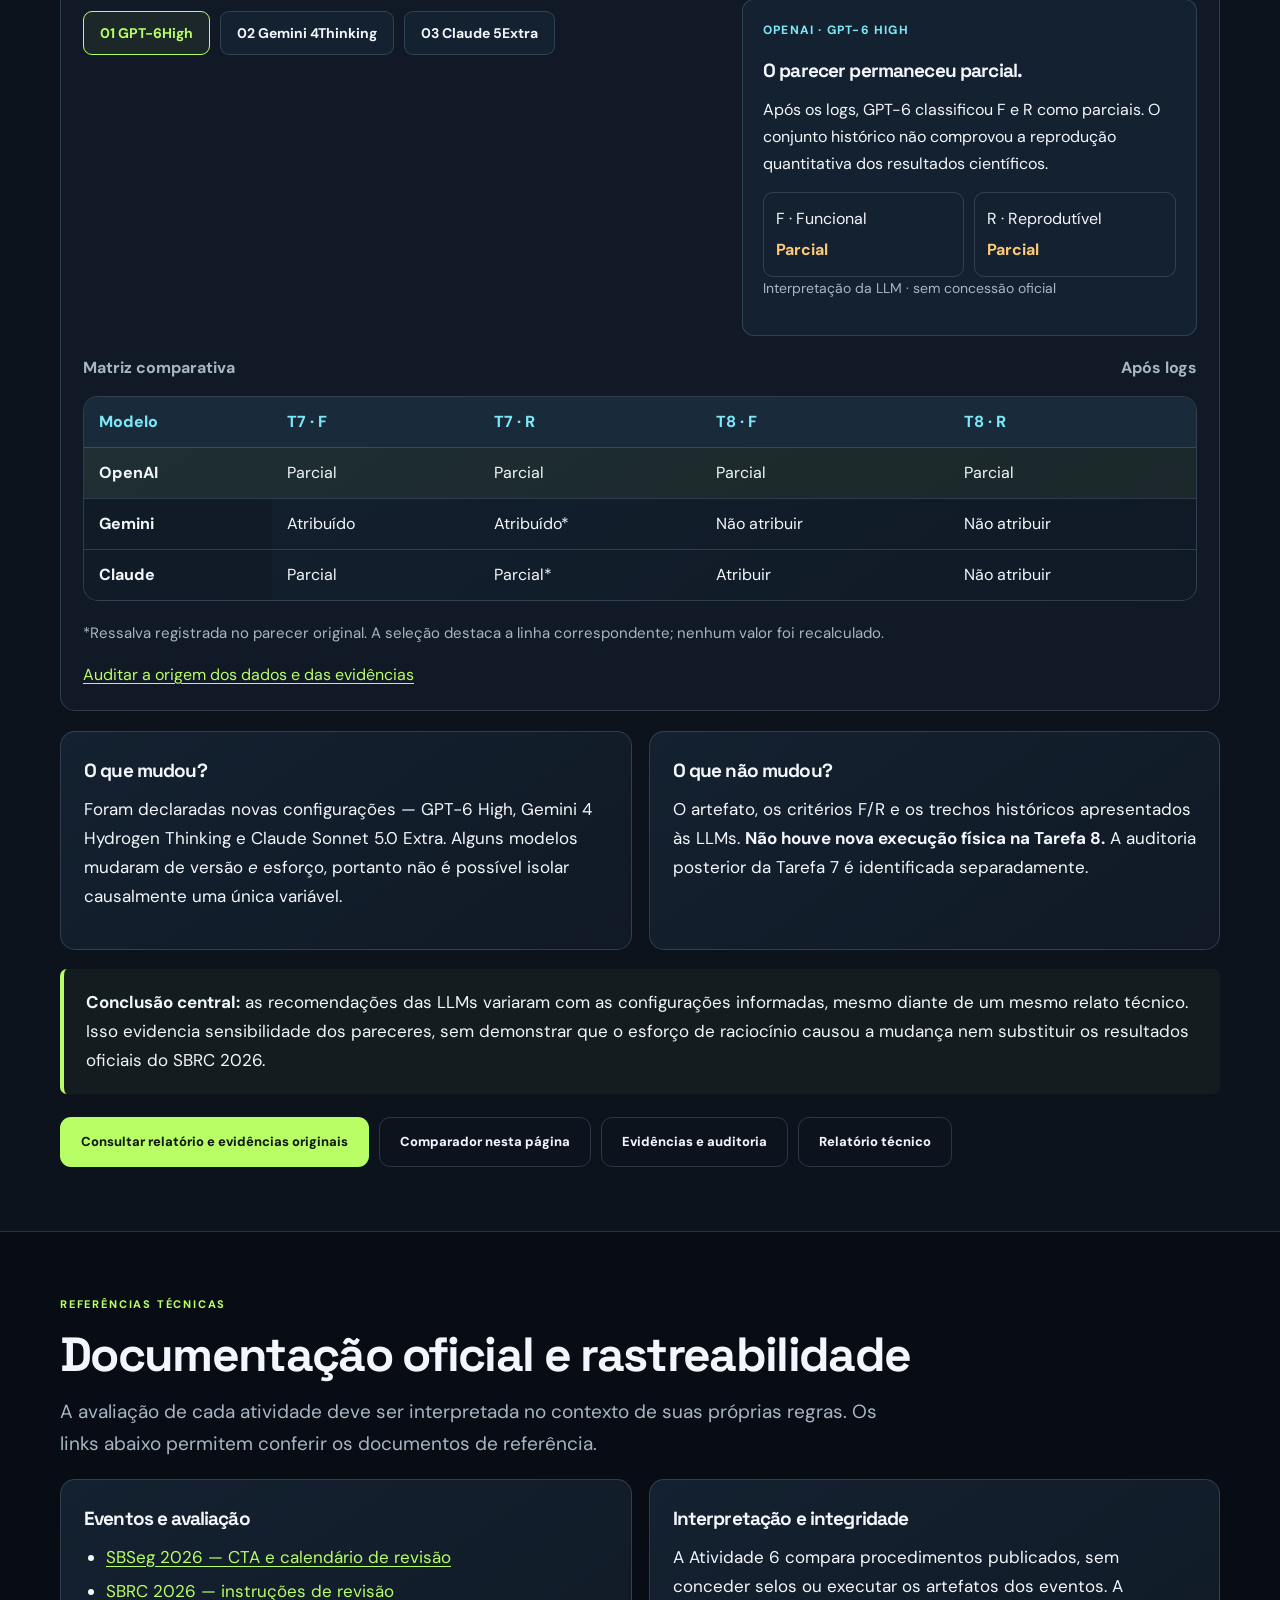
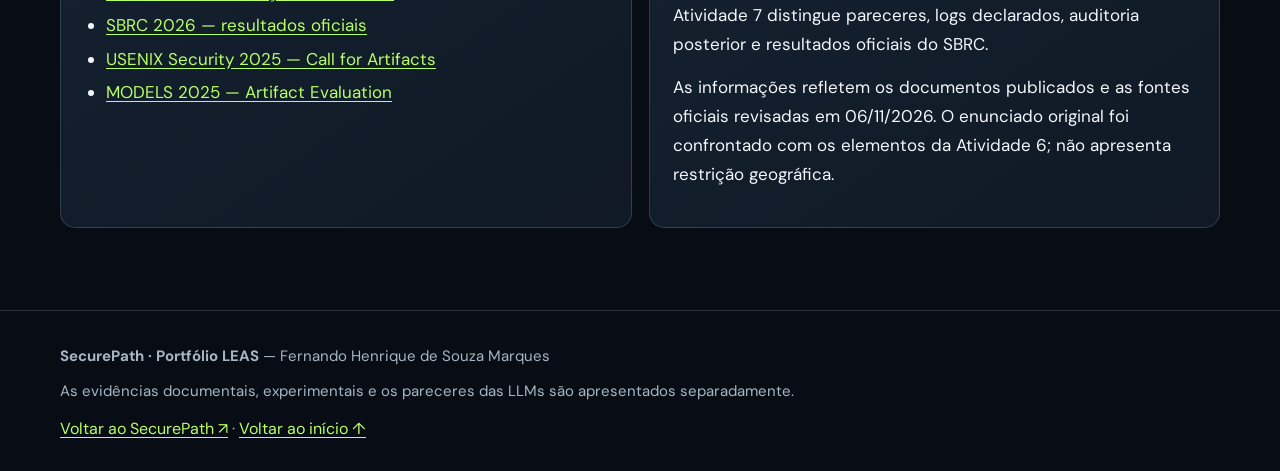
<file: docs/portfolio.html>
<!doctype html><html lang="pt-BR"><head><meta charset="utf-8"><meta name="viewport" content="width=device-width,initial-scale=1"><meta name="theme-color" content="#080d15"><meta name="description" content="Portfólio LEAS: três atividades de avaliação de artefatos em uma página."><title>Portfólio LEAS | SecurePath</title><link rel="preconnect" href="https://fonts.googleapis.com"><link rel="preconnect" href="https://fonts.gstatic.com" crossorigin><link href="https://fonts.googleapis.com/css2?family=DM+Sans:wght@400;500;600;700;800&amp;family=Space+Grotesk:wght@400;500;600;700&amp;display=swap" rel="stylesheet"><style>
:root{--bg:#f6f8fc;--surface:#fff;--ink:#17263a;--muted:#4d6278;--line:#dce5f0;--blue:#165cad;--navy:#102b4c;--soft:#ebf3fd;--amber:#865719}
*{box-sizing:border-box}html{scroll-behavior:smooth;scroll-padding-top:90px}body{margin:0;background:var(--bg);color:var(--ink);font:18px/1.58 system-ui,-apple-system,"Segoe UI",sans-serif;-webkit-font-smoothing:antialiased}
a{color:var(--blue);text-underline-offset:3px}a:hover{color:#0c417d}a:focus-visible,summary:focus-visible{outline:3px solid #6eacfa;outline-offset:3px}
.wrap{width:min(1110px,calc(100% - 48px));margin:auto}.skip{position:absolute;left:-9999px}.skip:focus{left:16px;top:16px;z-index:200;padding:12px;background:#fff}
header{background:var(--surface);border-bottom:1px solid var(--line);position:sticky;top:0;z-index:20}.header-inner{min-height:72px;display:flex;align-items:center;justify-content:space-between;gap:20px}.brand{font-size:20px;font-weight:850;letter-spacing:-.035em;color:var(--navy);text-decoration:none}nav{display:flex;flex-wrap:wrap;gap:22px}nav a{text-decoration:none;font-size:16px;font-weight:750;color:#2a4562}
.hero{background:#102b4c;color:#fff;padding:65px 0 62px}.eyebrow{font-size:14px;letter-spacing:.12em;text-transform:uppercase;font-weight:850;color:#85bafa;margin:0 0 13px}.hero h1{font-size:clamp(38px,5vw,58px);max-width:900px;line-height:1.12;letter-spacing:-.045em;margin:0 0 20px}.hero p{font-size:21px;line-height:1.5;color:#dce8f7;max-width:780px;margin:0 0 18px}.hero .byline{font-size:16px;color:#bdd0e6}.btn{display:inline-flex;align-items:center;justify-content:center;text-align:center;padding:11px 17px;min-height:45px;border-radius:9px;text-decoration:none;font-weight:750;font-size:16px;border:1px solid var(--blue);background:var(--blue);color:#fff}.btn:hover{background:#0b4384;color:#fff}.btn.secondary{color:var(--blue);background:#fff}.btn.secondary:hover{background:#eaf3fd}.actions{display:flex;gap:10px;flex-wrap:wrap;margin-top:23px}
.overview{padding:41px 0 48px}.section-intro{font-size:19px;color:var(--muted);max-width:840px}.overview h2{font-size:30px;margin:0 0 9px}.overview-grid{display:grid;grid-template-columns:repeat(3,minmax(0,1fr));gap:14px;margin-top:25px}.overview-card{padding:24px;border:1px solid var(--line);border-radius:14px;background:#fff;min-width:0}.overview-card .number{font-size:15px;font-weight:850;color:var(--blue)}.overview-card h3{font-size:23px;line-height:1.3;margin:8px 0 10px}.overview-card p{font-size:16px;color:var(--muted);margin:0 0 17px}.overview-card a{font-weight:750;font-size:16px}
.activity{background:#fff;border-top:1px solid var(--line);padding:57px 0 63px}.activity:nth-of-type(odd){background:#f9fbfe}.activity-header{max-width:910px}.activity .eyebrow{color:var(--blue)}.activity h2{font-size:clamp(31px,3.6vw,41px);line-height:1.18;letter-spacing:-.035em;margin:0 0 12px}.activity .lead{font-size:20px;color:var(--muted);margin:0 0 20px}.activity h3{font-size:24px;letter-spacing:-.025em;margin:29px 0 12px;line-height:1.3}.activity h4{font-size:19px;margin:0 0 8px}.activity p{margin:0 0 15px}.badge{display:inline-flex;padding:4px 10px;border:1px solid #cfdfef;border-radius:6px;background:#edf4fb;font-size:14px;color:#22517d;font-weight:750;margin:0 0 17px}.badge.pending{color:#805423;background:#fff5e8;border-color:#f0dbbf}
.columns{display:grid;grid-template-columns:repeat(2,minmax(0,1fr));gap:17px;margin:18px 0}.panel{padding:23px;border-radius:12px;border:1px solid var(--line);background:#fff}.panel p,.panel li{font-size:17px}.panel ul{padding-left:22px;margin:8px 0}.panel li{margin:5px 0}.panel .muted{color:var(--muted);font-size:16px}
.metrics{display:grid;grid-template-columns:repeat(3,minmax(0,1fr));gap:12px;margin:19px 0 24px}.metric{background:var(--soft);border:1px solid #ccdef2;border-radius:10px;padding:15px 18px}.metric strong{display:block;font-size:29px;line-height:1.2;color:#184d85}.metric span{display:block;font-size:15px;color:#3c5772;margin-top:3px}
.table-scroll{max-width:100%;overflow-x:auto;border:1px solid var(--line);border-radius:11px;background:#fff;margin:14px 0 20px}table{border-collapse:collapse;width:100%;font-size:16px;min-width:690px}th,td{padding:13px 15px;text-align:left;vertical-align:top;line-height:1.5;border-bottom:1px solid var(--line)}thead th{background:#eaf1fa;font-weight:800;color:#1b3a5e}tbody th{font-weight:750;background:#f7fafd}tbody tr:last-child td,tbody tr:last-child th{border-bottom:0}.comparison{min-width:980px}.comparison th:first-child{width:17%}.comparison td{width:27.6%}
details{border:1px solid var(--line);border-radius:11px;margin:12px 0;background:#fff;overflow:hidden}summary{padding:15px 18px;cursor:pointer;font-size:19px;font-weight:800;display:flex;justify-content:space-between;align-items:center;gap:14px;list-style:none}summary::-webkit-details-marker{display:none}summary:after{content:"+";color:var(--blue);font-size:26px}details[open] summary:after{content:"−"}details .detail-body{padding:0 18px 18px;border-top:1px solid var(--line)}.detail-body p{font-size:16px;color:var(--muted);padding-top:12px}
.flow-grid{display:grid;grid-template-columns:repeat(3,minmax(0,1fr));gap:12px;margin:17px 0 22px}.flow-grid article{border:1px solid var(--line);border-radius:11px;padding:18px;background:#fff}.flow-grid ol{margin:0;padding-left:23px}.flow-grid li{font-size:16px;margin:8px 0}.callout{padding:19px 22px;border-left:4px solid var(--blue);background:#edf4fc;border-radius:7px;margin:19px 0}.callout p{font-size:17px;margin:0 0 9px}.callout p:last-child{margin:0}.callout.warning{background:#fff8ed;border-left-color:#9b6a2a}.source-links{display:flex;gap:12px 24px;flex-wrap:wrap;font-size:16px;margin-top:17px}.source-links a{font-weight:700}.small{font-size:15px;color:var(--muted)}.code{font:15px/1.55 ui-monospace,SFMono-Regular,Consolas,monospace;background:#112b49;color:#e7f2ff;border-radius:9px;padding:16px;overflow:auto;white-space:pre-wrap;overflow-wrap:anywhere}
.footer{background:#102b4c;color:#d5e3f1;padding:33px 0}.footer p{font-size:15px;margin:0 0 10px}.footer a{color:#fff}
@media(max-width:850px){.overview-grid,.flow-grid{grid-template-columns:1fr}.overview-card{padding:19px}.flow-grid article{padding:18px}}
@media(max-width:650px){body{font-size:17px}.wrap{width:calc(100% - 32px)}.header-inner{padding:12px 0;display:block}.brand{font-size:19px}nav{margin-top:10px;gap:12px 16px}nav a{font-size:14px}.hero{padding:42px 0}.hero h1{font-size:37px}.hero p{font-size:19px}.activity{padding:38px 0 45px}.activity .lead{font-size:18px}.columns,.metrics{grid-template-columns:1fr}.panel{padding:18px}.metric strong{font-size:26px}.activity h3{font-size:23px}summary{font-size:17px;padding:14px}.actions .btn{width:100%}}
@media(prefers-reduced-motion:reduce){html{scroll-behavior:auto}}

:root{color-scheme:dark;--bg:#080d15;--surface:#101925;--surface2:#142130;--ink:#f3f7fb;--muted:#a7b6c4;--line:rgba(183,215,243,.18);--stroke:var(--line);--blue:#b8ff66;--lime:#b8ff66;--cyan:#7ce7f7;--purple:#a89afc;--navy:#f3f7fb;--soft:#142130;--amber:#ffca78;--font:'DM Sans',Arial,sans-serif;--display:'Space Grotesk','DM Sans',sans-serif}
body{font:400 16px/1.7 var(--font);background:var(--bg);color:var(--ink);overflow-x:hidden}h1,h2,h3,h4{font-family:var(--display);letter-spacing:-.045em;color:var(--ink)}a{color:var(--lime)}a:hover{color:var(--cyan)}a:focus-visible,button:focus-visible,summary:focus-visible{outline:2px solid var(--lime);outline-offset:4px}.wrap{width:min(1160px,calc(100% - 64px))}header{background:rgba(8,13,21,.94);backdrop-filter:blur(20px);border-color:var(--line);z-index:100}.header-inner{min-height:77px}.brand{display:flex;align-items:center;gap:10px;color:var(--ink);font:700 22px var(--display);white-space:nowrap}.brand-mark{display:grid;place-items:center;border:1px solid #b8ff6666;color:var(--lime);background:#b8ff6610;width:38px;height:38px;border-radius:11px;font-size:12px;letter-spacing:0}.brand-period{color:var(--lime)}header nav{gap:18px}header nav a{color:#b0bbc8;font-size:13px}header nav a:hover{color:var(--lime)}.hero{padding:100px 0 80px;background:radial-gradient(ellipse at 90% 20%,#26315a66,transparent 65%),radial-gradient(ellipse at 55% 90%,#426d4c33,transparent 60%),var(--bg);position:relative;overflow:hidden}.hero:before{content:"";position:absolute;inset:0;background-image:linear-gradient(#9ec4e50c 1px,transparent 1px),linear-gradient(90deg,#9ec4e50c 1px,transparent 1px);background-size:64px 64px;pointer-events:none}.hero .wrap{position:relative;display:grid;grid-template-columns:1.15fr .85fr;gap:42px;align-items:center}.hero h1{font-size:clamp(42px,6vw,74px);line-height:1.05;letter-spacing:-.07em}.hero h1 em{color:var(--lime);font-style:normal;display:block}.hero p,.hero .byline{color:var(--muted);font-size:16px}.eyebrow,.activity .eyebrow{color:var(--lime);font:800 11px/1.5 var(--font);letter-spacing:.165em;text-transform:uppercase}.journey{background:linear-gradient(145deg,#162331,#0b1320);border:1px solid #b7d7f333;border-radius:18px;padding:26px;box-shadow:0 24px 80px #0007}.journey small{color:var(--cyan);font:700 11px var(--display);letter-spacing:.15em}.journey a{display:grid;grid-template-columns:44px 1fr auto;align-items:center;gap:15px;text-decoration:none;padding:18px 0;border-bottom:1px solid var(--line)}.journey a:last-child{border:0}.journey strong{font-family:var(--display);color:var(--ink);font-size:19px}.journey span{font-family:var(--display);color:var(--lime);font-weight:700}.journey b{color:var(--cyan)}.journey p{margin:16px 0 0;font-size:12px}.btn{background:var(--lime);border-color:transparent;color:#101a12;border-radius:11px;font-size:13px;font-weight:800;padding:13px 20px;min-height:50px;transition:transform .2s,background .2s}.btn:hover{background:#d2ff9b;color:#101a12;transform:translateY(-2px)}.btn.secondary{background:transparent;color:var(--ink);border:1px solid var(--line)}.btn.secondary:hover{background:#b8ff6610;color:var(--lime);border-color:var(--lime)}.overview,.activity,.activity:nth-of-type(odd){background:var(--bg);border-color:var(--line);padding:64px 0}.activity:nth-of-type(even){background:#0c131d}.activity h2,.overview h2{font-size:clamp(32px,4vw,48px)}.section-intro,.activity .lead,.small,.panel .muted{color:var(--muted)}.activity .lead{font-size:19px}.panel,.overview-card,.flow-grid article,details,.table-scroll{background:linear-gradient(145deg,var(--surface2),var(--surface));border:1px solid var(--line);border-radius:15px;color:var(--ink)}.overview-card{transition:transform .2s,border-color .2s}.overview-card:hover{transform:translateY(-4px);border-color:var(--lime)}.overview-card p,.detail-body p{color:var(--muted)}.overview-card .number{color:var(--lime)}.badge{background:#b8ff6610;color:var(--lime);border:1px solid #b8ff6638;border-radius:20px;font-size:12px}.badge.pending{background:#ffca7814;color:#ffca78;border-color:#ffca7844}.metric{background:var(--surface2);border-color:var(--line)}.metric strong{color:var(--lime)}.metric span{color:var(--muted)}thead th{background:#192b3b;color:var(--cyan)}tbody th{background:#101b27;color:var(--ink)}td,th{border-color:var(--line)}tbody tr:hover td{background:#ffffff04}.callout{background:#b8ff660b;border-left-color:var(--lime);color:var(--ink)}.callout.warning{background:#ffca780b;border-left-color:#ffca78}.code,code{color:#c0f6df}.code{background:#0a111b}.footer{background:#080d15;color:var(--muted);border-top:1px solid var(--line)}.footer a{color:var(--lime)}
.lab-explorer,.lab-chart,.lab8-interaction,.lab8-bridge,.lab8-facts>div{padding:22px;border:1px solid var(--line);background:var(--surface);border-radius:15px;margin:20px 0}.lab-explorer-eyebrow,.lab8-kicker{color:var(--cyan);font-size:12px;font-weight:800;letter-spacing:.1em;text-transform:uppercase}.lab-explorer-nav,.lab-chart-controls,.lab8-model-choices{display:flex;flex-wrap:wrap;gap:10px;margin:12px 0}.lab-explorer button,.lab-chart button,.lab8-model-choices button{background:#142130;border:1px solid var(--line);color:var(--ink);padding:12px 16px;border-radius:9px;font:700 14px var(--font);cursor:pointer}.lab-explorer button[aria-selected=true],.lab-chart button[aria-pressed=true],.lab8-model-choices button[aria-pressed=true]{border-color:var(--lime);color:var(--lime);background:#b8ff6610}.lab-explorer-content,.lab8-headline,.lab8-inspector{display:grid;grid-template-columns:minmax(0,1.4fr) minmax(0,1fr);gap:22px;align-items:start}.lab-explorer-meta{display:flex;gap:12px;flex-wrap:wrap}.lab-explorer-meta span,.lab8-facts>div{display:grid;gap:4px;color:var(--muted);font-size:13px}.lab-explorer-meta b,.lab8-facts strong{font:700 26px var(--display);color:var(--lime)}.lab8-bridge{display:flex;align-items:center;gap:22px;flex-wrap:wrap}.lab8-bridge a,.lab8-bridge-active{display:grid;gap:5px;flex:1;min-width:180px}.lab8-bridge small{color:var(--muted)}.lab8-facts{display:grid;grid-template-columns:repeat(4,minmax(0,1fr));gap:12px}.lab8-facts>div{margin:0}.lab8-live{padding:20px;border:1px solid var(--line);background:var(--surface2);border-radius:12px}.lab8-seals{display:grid;grid-template-columns:1fr 1fr;gap:10px}.lab8-seals>div{display:grid;gap:4px;padding:12px;border:1px solid var(--line);border-radius:10px}.lab8-seals strong[data-lab8-f=approve],.lab8-seals strong[data-lab8-r=approve]{color:var(--lime)}.lab8-seals strong[data-lab8-f=deny],.lab8-seals strong[data-lab8-r=deny]{color:#ff8f9e}.lab8-seals strong[data-lab8-f=partial],.lab8-seals strong[data-lab8-r=partial]{color:#ffca78}.lab8-row-active td,.lab8-row-active th{background:#b8ff6610}.lab8-matrix-title{display:flex;justify-content:space-between;color:var(--muted);font-weight:700;margin-top:18px}.lab-chart-row{display:grid;grid-template-columns:80px 1fr;align-items:center;gap:15px;margin:12px 0}.lab-chart-track{display:flex;overflow:hidden;border-radius:8px;min-height:36px}.lab-chart-segment{display:grid;place-items:center;color:#080d15;font-weight:800}.lab-chart-segment[data-status=approve]{background:var(--lime)}.lab-chart-segment[data-status=partial]{background:#ffca78}.lab-chart-segment[data-status=deny]{background:#ff8f9e}.lab-chart-legend{display:flex;flex-wrap:wrap;gap:14px;font-size:13px;color:var(--muted)}.lab-chart-caption,.lab8-caveat{color:var(--muted);font-size:14px}.lab-progress{position:fixed;top:0;left:0;height:3px;background:linear-gradient(90deg,var(--lime),var(--cyan),var(--purple));z-index:110}.lab-dock{display:none}.lab-motion .lab-reveal{opacity:0;transform:translateY(12px);transition:opacity .45s,transform .45s}.lab-motion .lab-reveal.lab-visible{opacity:1;transform:none}.top-link{display:inline-block;margin-top:24px}.retrospective{display:flex;justify-content:space-between;align-items:center;gap:24px;flex-wrap:wrap}.retrospective h2{margin:0 0 8px}.retrospective p{margin:0;color:var(--muted)}
@media(max-width:900px){.hero .wrap{grid-template-columns:1fr}.hero{padding:65px 0}.header-inner{flex-wrap:wrap;gap:8px;padding:12px 0}header nav{gap:10px 15px}.lab-explorer-content,.lab8-headline,.lab8-inspector{grid-template-columns:1fr}.lab8-facts{grid-template-columns:repeat(2,minmax(0,1fr))}.wrap{width:calc(100% - 32px)}html{scroll-padding-top:135px}}@media(max-width:480px){.lab8-facts>div,.lab-explorer,.lab-chart,.lab8-interaction{padding:12px}.lab8-seals{grid-template-columns:1fr}.journey a{grid-template-columns:32px 1fr auto}.hero h1{font-size:42px}.hero{padding:45px 0}.activity,.overview{padding:42px 0}}@media(prefers-reduced-motion:reduce){*,*::before,*::after{animation:none!important;transition:none!important;scroll-behavior:auto!important}.lab-reveal{opacity:1!important;transform:none!important}}nav a[aria-current="page"]{color:#b8ff66} </style></head><body class="portfolio-home"><a href="#conteudo" class="skip">Pular para o conteúdo</a><header><div class="wrap header-inner"><a class="brand" href="./"><span class="brand-mark">SP</span>securepath<span class="brand-period">.</span></a><nav aria-label="Navegação do portfólio"><a href="./#inicio">Início</a><a href="./#scanner">Scanner</a><a href="./#evolucao">Etapas de desenvolvimento</a><a href="#inicio" aria-current="page">Portfólio</a></nav></div></header><main id="conteudo"><section class="hero" id="inicio"><div class="wrap"><div><p class="eyebrow">LEAS / PORTFÓLIO ACADÊMICO 2026</p><h1>Avaliar é ir além <em>do código.</em></h1><p>Da comparação de processos científicos à avaliação do K-Agent por três provedores de IA. Explore metodologia, evidências, decisões e limites em uma única página.</p><p class="byline">Fernando Henrique de Souza Marques · Engenharia de Artefatos de Software</p><div class="actions"><a class="btn" href="#atividades">Explorar as três atividades ↓</a><a class="btn secondary" href="./">Voltar ao SecurePath ↗</a></div></div><aside class="journey" aria-label="Trajetória das atividades"><small>LEAS / PERCURSO DE AVALIAÇÃO</small><a href="#atividade-6"><span>06</span><strong>Comparar processos</strong><b>↗</b></a><a href="#atividade-7"><span>07</span><strong>Avaliar com LLMs</strong><b>↗</b></a><a href="#atividade-8"><span>08</span><strong>Investigar robustez</strong><b>↗</b></a><p>Critérios, evidências e rastreabilidade.</p></aside></div></section><section class="activity" id="retrospectiva"><div class="wrap"><div class="panel retrospective"><div><p class="eyebrow">Tarefa 11 · Retrospectiva</p><h2>Da ideia à evidência</h2><p>História visual da construção do SecurePath e da avaliação de artefatos.</p></div><a class="btn secondary" href="https://fernandomarquesaluno-svg.github.io/portfolio-artefatos-software/retrospectiva.html">Assistir à história visual ↗</a></div></div></section><section class="overview" id="atividades"><div class="wrap"><h2>Três atividades, uma trajetória</h2><p class="section-intro">As três atividades estão reunidas nesta página. As Atividades 7 e 8 são relacionadas; a Tarefa 8 estende o protocolo da Tarefa 7. Os critérios de cada avaliação e suas limitações estão documentados. Os resultados verificados estão separados de registros históricos e etapas pendentes.</p><div class="lab-explorer" id="lab-explorer"><p class="lab-explorer-eyebrow">Navegue pelo percurso de pesquisa</p><div class="lab-explorer-nav" role="tablist" aria-label="Selecionar atividade"><button type="button" role="tab" data-lab-category="6" aria-selected="true">06 · Processos</button><button type="button" role="tab" data-lab-category="7" aria-selected="false">07 · Avaliação</button><button type="button" role="tab" data-lab-category="8" aria-selected="false">08 · Robustez</button></div><div class="lab-explorer-content" role="tabpanel" aria-live="polite"><div><h3>Três processos, três formas de avaliar</h3><p>Explore a pesquisa documental e os fluxogramas.</p><a class="lab-explorer-link" href="#atividade-6">Abrir Atividade 6</a></div><div class="lab-explorer-meta"><span><b data-metric="one">3 eventos</b>Escopo</span><span><b data-metric="two">18 dimensões</b>Comparação</span></div></div></div><div class="overview-grid">

<article class="overview-card"><span class="number">01 · Atividade 6</span><h3>Comparação de processos</h3><p>Estudo documental de três eventos científicos, com critérios, selos, etapas, evidências e fluxogramas.</p><a href="#atividade-6">Explorar atividade</a></article>
<article class="overview-card"><span class="number">02 · Atividade 7</span><h3>Avaliação com LLMs</h3><p>Avaliação do K-Agent segundo o SBRC 2026. Documentação revisada; comparação documental e registros de execução, com limitações explicitadas.</p><a href="#atividade-7">Explorar atividade</a></article><article class="overview-card"><span class="number">03 · Atividade 8</span><h3>Robustez das avaliações por LLMs</h3><p>GPT-6 High, Gemini 4 Hydrogen Thinking e Claude Sonnet 5.0 Extra: comparador Tarefa 7 × 8, auditoria de evidências, fluxograma e conclusão.</p><a href="#atividade-8">Explorar atividade</a></article></div></div></section>
<section class="activity" id="atividade-6"><div class="wrap"><div class="activity-header"><p class="eyebrow">Atividade 6 · Pesquisa documental</p><h2>Comparação de processos de avaliação de artefatos científicos</h2><p class="lead">Análise das instruções oficiais de SBSeg 2026, USENIX Security 2025 e MODELS 2025, considerando o que cada processo exige e como fundamenta suas decisões.</p><span class="badge">Pesquisa documental e três fluxogramas disponíveis</span></div>
<div class="columns"><div class="panel"><h3>Objetivo</h3><p>Comparar etapas de submissão, avaliação e decisão, critérios para atribuição de selos, preservação dos artefatos e exigências de evidência.</p></div><div class="panel"><h3>Metodologia</h3><p>Leitura comparada de fontes oficiais das três edições, sistematização de dimensões técnicas e construção de fluxogramas. O enunciado original foi fornecido em 06/11/2026 e não exige processos exclusivamente brasileiros. Não foram conduzidas avaliações oficiais.</p></div></div>
<div class="actions"><a class="btn" href="https://fernandomarquesaluno-svg.github.io/portfolio-artefatos-software/atividade-6.html">Abrir relatório técnico completo</a><a class="btn secondary" href="https://fernandomarquesaluno-svg.github.io/portfolio-artefatos-software/atividade-6-slides.html">Apresentação visual</a><a class="btn secondary" href="https://github.com/fernandomarquesaluno-svg/tarefa-6-avaliacao-de-artefatos/blob/main/ROTEIRO_APRESENTACAO.md">Roteiro de apresentação</a></div><h3>Principais diferenças</h3><div class="table-scroll"><table><thead><tr><th>Evento</th><th>Fluxo predominante</th><th>Resultados / critérios</th></tr></thead><tbody><tr><th>SBSeg 2026</th><td>r1 → rebuttal → r2-decision.</td><td>D (Disponível), F (Funcional), S (Sustentável) e R (Reprodutível).</td></tr><tr><th>USENIX Security 2025</th><td>Disponibilidade; depois etapa opcional de avaliação prática.</td><td>Available, Functional e Results Reproduced.</td></tr><tr><th>MODELS 2025</th><td>Checagem inicial, ajustes e avaliação.</td><td>Available e Evaluated: Functional ou Reusable.</td></tr></tbody></table></div>
<h3>Tabela comparativa detalhada</h3><p class="small">As tabelas abaixo detalham a pesquisa já documentada no repositório. Abra cada grupo para consultar a matriz completa; no celular, deslize horizontalmente.</p>
<details open><summary>Escopo, entrada e fluxo</summary><div class="detail-body"><p>Entradas, etapas, agentes envolvidos e resultados de cada processo.</p><div class="table-scroll"><table class="comparison"><thead><tr><th scope="col">Dimensão</th><th scope="col">SBSeg 2026</th><th scope="col">USENIX Security 2025</th><th scope="col">MODELS 2025</th></tr></thead><tbody><tr><th scope="row">Objeto</th><td>Artefato relacionado a artigo científico, com pacote e documentação para avaliação.</td><td>Artefato de artigo aceito; verificação de disponibilidade e avaliação posterior facultativa.</td><td>Artefato associado a artigo aceito, submetido à trilha de avaliação.</td></tr><tr><th scope="row">Entrada examinada</th><td>Artigo, repositório/pacote, documentação e instruções de instalação e execução.</td><td>Artigo aceito, artefato e local de preservação; para avaliação adicional, apêndice de artefato e instruções.</td><td>Pacote do artefato, README, arquivo STATUS e indicação dos selos solicitados.</td></tr><tr><th scope="row">Etapas</th><td>Revisão inicial <strong>r1</strong> → parecer por critério → rebuttal dos autores → <strong>r2-decision</strong> → decisão e divulgação.</td><td><strong>Fase 1:</strong> disponibilidade antes da versão final do artigo, com exceções justificadas. <strong>Fase 2:</strong> avaliação facultativa de funcionamento/reprodução, com checagem, interação, execução e decisão.</td><td>Submissão → checagem inicial (“kick the tires”) → comunicação e eventuais correções → avaliação por pelo menos dois revisores → decisão.</td></tr><tr><th scope="row">Papel dos autores</th><td>Disponibilizar o pacote e responder ao parecer na fase de rebuttal.</td><td>Depositar material; esclarecer problemas durante a avaliação opcional.</td><td>Preparar pacote e STATUS; responder impedimentos apontados na checagem.</td></tr><tr><th scope="row">Natureza da execução</th><td>Revisores inspecionam e executam o que for necessário para fundamentar os selos pedidos.</td><td>Na fase 2, uso do artefato para testar funcionalidade e, se solicitado, resultados.</td><td>Revisores usam o artefato conforme as instruções para avaliar os critérios solicitados.</td></tr><tr><th scope="row">Saída</th><td>Recomendações e decisão para D, F, S e R, com justificativa.</td><td>Avaliação de disponibilidade e, conforme a fase 2, Functional e Results Reproduced.</td><td>Available e/ou Evaluated (Functional ou Reusable), conforme a decisão.</td></tr></tbody></table></div></div></details><details><summary>Critérios e evidências</summary><div class="detail-body"><p>Selos, nível de evidência, reprodução e requisitos de preservação.</p><div class="table-scroll"><table class="comparison"><thead><tr><th scope="col">Dimensão</th><th scope="col">SBSeg 2026</th><th scope="col">USENIX Security 2025</th><th scope="col">MODELS 2025</th></tr></thead><tbody><tr><th scope="row">Disponibilidade</th><td><strong>D — Disponível:</strong> acesso e documentação conforme as instruções da edição.</td><td><strong>Available:</strong> artefato acessível por mecanismo duradouro; exceção de compartilhamento não concede automaticamente o selo.</td><td><strong>Available:</strong> disponibilização duradoura do pacote; edição requer versão arquivada com DOI.</td></tr><tr><th scope="row">Funcionalidade</th><td><strong>F — Funcional:</strong> evidências de execução de ao menos algumas funcionalidades; não exige, por si só, reproduzir todos os resultados.</td><td><strong>Functional:</strong> funcionamento verificado na avaliação opcional.</td><td><strong>Evaluated—Functional:</strong> o artefato funciona para o uso proposto; distinguido de Available.</td></tr><tr><th scope="row">Qualidade para uso futuro</th><td><strong>S — Sustentável:</strong> organização e documentação que facilitem entendimento e continuidade.</td><td>Não há selo homônimo a S nesta comparação; evitar equivalência automática.</td><td><strong>Evaluated—Reusable:</strong> considera potencial de reúso, distinto do S do SBSeg.</td></tr><tr><th scope="row">Reprodução de resultados</th><td><strong>R — Reprodutível:</strong> reprodução das principais reivindicações do artigo com evidência.</td><td><strong>Results Reproduced:</strong> resultados do artigo examinados na avaliação opcional.</td><td><strong>Results Validated</strong> não é concedido nesta etapa de avaliação.</td></tr><tr><th scope="row">Evidência mínima de execução</th><td>Comandos, saídas e observação das funções ligadas ao selo F; experimentos principais para R.</td><td>Artefato usado pelos avaliadores, instruções e saídas que sustentem os selos solicitados.</td><td>Execução e documentação suficientes para o selo solicitado, registradas pelos avaliadores.</td></tr><tr><th scope="row">Preservação</th><td>Repositório estável pode atender à política da edição; seguir a instrução vigente.</td><td>Arquivo de preservação permanente; GitHub isolado não satisfaz essa exigência.</td><td>Arquivo permanente com DOI para a versão avaliada.</td></tr><tr><th scope="row">Impedimentos e correções</th><td>Parecer r1 e resposta dos autores antes da decisão r2.</td><td>Checagem e discussão de impedimentos com os autores na fase 2.</td><td>Checagem inicial comunica falhas de empacotamento/execução e admite correções.</td></tr></tbody></table></div></div></details><details><summary>Síntese crítica</summary><div class="detail-body"><p>Semelhanças, diferenças, vantagens e limitações — com interpretações analíticas identificadas.</p><div class="table-scroll"><table class="comparison"><thead><tr><th scope="col">Perspectiva</th><th scope="col">SBSeg 2026</th><th scope="col">USENIX Security 2025</th><th scope="col">MODELS 2025</th></tr></thead><tbody><tr><th scope="row">Semelhança</th><td>Exige evidência verificável para fundamentar um selo.</td><td>Exige evidência verificável para fundamentar um selo.</td><td>Exige evidência verificável para fundamentar um selo.</td></tr><tr><th scope="row">Diferença marcante</th><td>Quatro dimensões D/F/S/R na mesma rubrica.</td><td>Disponibilidade anterior à versão final e etapa prática adicional opcional.</td><td>Separa Available de Evaluated e distingue Functional de Reusable.</td></tr><tr><th scope="row">Vantagem¹</th><td>Rubrica explícita para disponibilidade, funcionamento, sustentabilidade e reprodução.</td><td>Diferencia preservação do exame prático e abre interação para resolver obstáculos.</td><td>Checagem inicial e consideração explícita do reúso.</td></tr><tr><th scope="row">Limitação¹</th><td>A reprodução pode depender de ambiente, recursos e tempo dos avaliadores.</td><td>Arquivamento e execução experimental podem demandar mais esforço.</td><td>Nesta etapa, não há selo que valide resultados científicos.</td></tr><tr><th scope="row">Pergunta orientadora</th><td>O pacote está acessível, funciona, pode ser mantido e reproduz as principais alegações?</td><td>Está preservado e, caso avaliado, funciona e reproduz resultados?</td><td>Está disponível e pode ser usado ou reutilizado conforme sua proposta?</td></tr></tbody></table></div></div></details>
<h3>Etapas de decisão — síntese dos fluxogramas</h3><p class="small">As sequências abaixo são resumos; os fluxos diagramados e ampliados estão no <a href="https://fernandomarquesaluno-svg.github.io/portfolio-artefatos-software/atividade-6.html">relatório técnico completo</a>. Os diagramas em Mermaid também constam no <a href="https://github.com/fernandomarquesaluno-svg/tarefa-6-avaliacao-de-artefatos/blob/main/README.md">README da Atividade 6</a>.</p><div class="flow-grid"><article><h4>SBSeg 2026</h4><ol><li>Submeter artefato e instruções.</li><li>Executar revisão inicial r1.</li><li>Receber rebuttal dos autores.</li><li>Reavaliar evidências em r2 e decidir selos.</li></ol></article><article><h4>USENIX Security 2025</h4><ol><li>Examinar disponibilidade e arquivamento.</li><li>Concluir a primeira etapa.</li><li>Realizar avaliação adicional, se solicitada.</li><li>Examinar funcionamento e reprodução.</li></ol></article><article><h4>MODELS 2025</h4><ol><li>Submeter pacote, README e STATUS.</li><li>Realizar checagem inicial.</li><li>Permitir esclarecimentos e correções.</li><li>Avaliar funcionalidade ou reúso e decidir.</li></ol></article></div>
<div class="callout"><p><strong>Análise crítica:</strong> os processos exigem evidências, mas não tratam todos os critérios da mesma forma. Disponibilizar código não demonstra funcionalidade, e executar uma funcionalidade não demonstra, por si só, a reprodução dos principais resultados científicos.</p><p><strong>Ressalva:</strong> vantagens e limitações são interpretações do estudo, não critérios oficiais dos eventos. Selos com nomes parecidos não são automaticamente equivalentes.</p></div><div class="source-links"><a href="https://github.com/fernandomarquesaluno-svg/tarefa-6-avaliacao-de-artefatos">Repositório e fluxogramas</a><a href="https://github.com/fernandomarquesaluno-svg/tarefa-6-avaliacao-de-artefatos/blob/main/TABELA_COMPARATIVA.md">Tabela acadêmica integral</a><a href="https://github.com/fernandomarquesaluno-svg/tarefa-6-avaliacao-de-artefatos/blob/main/CHECKLIST_ENTREGA.md">Checklist da atividade</a><a href="https://github.com/fernandomarquesaluno-svg/tarefa-6-avaliacao-de-artefatos/blob/main/README.md#aderência-ao-enunciado-da-atividade-6-conferência-em-06112026">Rastreabilidade do enunciado</a></div></div></section>
<section class="activity" id="atividade-7"><div class="wrap"><div class="activity-header"><p class="eyebrow">Atividade 7 · Avaliação multimodelo</p><h2>K-Agent: avaliação documental e prática com três LLMs</h2><p class="lead">Investigação da consistência de avaliações de um artefato científico do SBRC 2026 usando modelos de três provedores distintos e critérios de Funcionalidade (F) e Reprodutibilidade (R).</p><span class="badge">Três provedores · Pareceres históricos e auditoria preservados</span></div>
<div class="columns"><div class="panel"><h3>Artefato estudado</h3><p><strong>Selection Agent / K-Agent</strong>, do trabalho “Agente K-alibra: Estratégia para Seleção de K-Clientes em Aprendizado Federado autônoma”. O código-fonte é mantido em <a href="https://github.com/rafaeloj/sbrc2026">rafaeloj/sbrc2026</a>.</p><p class="muted">Os resultados oficiais do SBRC 2026 registram D, F, S e R; isso não equivale às conclusões das LLMs.</p></div><div class="panel"><h3>Protocolo da atividade</h3><ul><li><strong>Etapa 1:</strong> avaliação documental das instruções, do código e dos selos F/R.</li><li><strong>Etapa 2:</strong> execução orientada, coleta de comandos, saídas e logs.</li><li><strong>Comparação:</strong> três modelos de provedores distintos, antes e após a execução, contra os selos oficiais.</li></ul></div></div>
<h3>Pareceres por provedor — registros da Tarefa 7</h3><p class="small">Categorias descritivas dos pareceres das LLMs. O asterisco indica ressalvas; não representa selo oficial adicional.</p><div class="table-scroll"><table><thead><tr><th>LLM / provedor</th><th>F documental</th><th>R documental</th><th>F após logs</th><th>R após logs</th></tr></thead><tbody><tr><th>GPT-6 · OpenAI</th><td>Atribuído*</td><td>Parcial</td><td>Parcial</td><td>Parcial</td></tr><tr><th>Claude · Anthropic</th><td>Parcial</td><td>Parcial</td><td>Parcial</td><td>Parcial*</td></tr><tr><th>Gemini · Google</th><td>Atribuído</td><td>Atribuído</td><td>Atribuído</td><td>Atribuído*</td></tr></tbody></table></div><div class="lab-chart" data-lab-chart><div class="lab-explorer-eyebrow">Visualização de pareceres · sem concessão oficial</div><h3>Como mudou a distribuição dos julgamentos?</h3><p>Quantidade de pareceres após receber os mesmos logs históricos. Compare a Tarefa 7 e a Tarefa 8 por selo.</p><div class="lab-chart-controls" role="group" aria-label="Selecionar selo"><button type="button" data-seal="F" aria-pressed="true">F · Funcional</button><button type="button" data-seal="R" aria-pressed="false">R · Reprodutível</button></div><div class="lab-chart-plot" aria-live="polite"></div><div class="lab-chart-legend" aria-label="Legenda"><span><i></i>Atribuir</span><span><i></i>Parcial / ressalva</span><span><i></i>Não atribuir</span></div><p class="lab-chart-caption" role="status"></p><a href="https://fernandomarquesaluno-svg.github.io/portfolio-artefatos-software/atividade-8/">Abrir análise detalhada da Tarefa 8</a></div>
<h3>Evidências e limites da execução</h3><div class="columns"><div class="panel"><h4>Ensaio mínimo confirmado</h4><p>A execução com <code>selection-method='random'</code> terminou com <code>[SUCCESS] Simulation finished</code>. Demonstra o funcionamento do caminho básico de simulação, sem provar isoladamente o ciclo do K-Agent.</p></div><div class="panel"><h4>Falha inicial e auditoria posterior</h4><p>A tentativa inicial do K-Agent recebeu <code>ConnectionRefusedError</code> ao contatar Ollama. Auditoria posterior da Tarefa 7 documentou resposta HTTP 200 do modelo, seleção <code>k=1</code> e conclusão em duas rodadas. Essas evidências não reproduzem a reivindicação quantitativa de tráfego.</p></div></div>
<div class="callout"><p><strong>Conclusão da Tarefa 7:</strong> os três modelos apresentaram pareceres distintos sobre F e R. Os registros de execução sustentam funcionamento parcial e a auditoria posterior amplia a evidência de F; reproduzir as reivindicações científicas para R exige comparação quantitativa adicional. Os selos oficiais do SBRC 2026 não são substituídos por julgamentos de LLMs.</p></div>
<h3>Da Tarefa 7 à Tarefa 8</h3><div class="flow-grid"><article><h4>01 · Linha de base</h4><p>Três avaliadores de provedores distintos, duas etapas e uma matriz de pareceres F/R documentada.</p></article><article><h4>02 · Auditoria técnica</h4><p>Confronto de logs declarados com código e testes posteriores; sem atribuir ao algoritmo uma falha de conexão.</p></article><article><h4>03 · Extensão controlada</h4><p>A Tarefa 8 altera configurações dos modelos, reapresenta as evidências e examina estabilidade, erros factuais e limites causais.</p></article></div>
<div class="source-links"><a href="https://fernandomarquesaluno-svg.github.io/portfolio-artefatos-software/atividade-7/">Consultar evidências e relatório original</a><a href="https://github.com/fernandomarquesaluno-svg/ativ_revisao_artfatos_multiplas_llms">Repositório e relatório da Atividade 7</a><a href="https://github.com/fernandomarquesaluno-svg/ativ_revisao_artfatos_multiplas_llms/blob/main/FLUXOGRAMA.md">Fluxograma</a><a href="https://github.com/fernandomarquesaluno-svg/ativ_revisao_artfatos_multiplas_llms/blob/main/PROMPTS_UTILIZADOS.md">Prompts</a><a href="https://github.com/fernandomarquesaluno-svg/ativ_revisao_artfatos_multiplas_llms/blob/main/PROTOCOLO_EXECUCAO.md">Protocolo experimental</a></div></div></section>
<section class="activity lab8-home" id="atividade-8"><div class="wrap">
  <div class="activity-header"><p class="eyebrow">Atividade 8 · Extensão experimental</p><h2>O que muda quando o avaliador muda?</h2><p class="lead">A mesma avaliação do K-Agent, agora sob novas versões e configurações de raciocínio de três LLMs. Compare os pareceres da Tarefa 7 com os da Tarefa 8 e investigue o que as evidências realmente sustentam.</p><span class="badge">Comparação descritiva · 3 provedores · F e R</span></div>
  <div class="lab8-bridge" aria-label="Continuidade entre as atividades"><a href="#atividade-7"><span>01 / Ponto de partida</span><strong>Atividade 7</strong><small>Três avaliadores, dois selos, logs históricos.</small></a><span class="lab8-bridge-arrow" aria-hidden="true">→</span><div class="lab8-bridge-active"><span>02 / Extensão</span><strong>Atividade 8</strong><small>Variações de configuração, reavaliação e auditoria.</small></div></div>
  <div class="lab8-facts" aria-label="Indicadores da Atividade 8"><div><strong>03</strong><span>provedores</span></div><div><strong>06</strong><span>pareceres F/R</span></div><div><strong>02</strong><span>etapas de análise</span></div><div><strong>01</strong><span>artefato avaliado</span></div></div>
  <div class="lab8-headline"><div><p class="eyebrow">Laboratório interativo</p><h3>Escolha um avaliador. Veja como ele decidiu.</h3><p>Selecione um modelo para destacar seu resultado após os mesmos logs históricos. Os pareceres são análises das LLMs, <strong>não selos oficialmente atribuídos</strong>.</p></div><a href="#lab8-interaction" class="btn secondary">Ir ao comparador</a></div>
  <div class="lab8-interaction" id="lab8-interaction">
    <div class="lab8-inspector"><div class="lab8-model-choices" role="group" aria-label="Escolher LLM para analisar"><button type="button" data-lab8-model="openai" aria-pressed="true">01 <strong>GPT-6</strong><span>High</span></button><button type="button" data-lab8-model="google" aria-pressed="false">02 <strong>Gemini 4</strong><span>Thinking</span></button><button type="button" data-lab8-model="anthropic" aria-pressed="false">03 <strong>Claude 5</strong><span>Extra</span></button></div>
      <div class="lab8-live" aria-live="polite"><p class="lab8-kicker" data-lab8-provider>OpenAI · GPT-6 High</p><h4 data-lab8-heading>O parecer permaneceu parcial.</h4><p data-lab8-description>Após os logs, GPT-6 classificou F e R como parciais. O conjunto histórico não comprovou a reprodução quantitativa dos resultados científicos.</p><div class="lab8-seals"><div><span>F · Funcional</span><strong data-lab8-f="partial">Parcial</strong></div><div><span>R · Reprodutível</span><strong data-lab8-r="partial">Parcial</strong></div></div><p class="lab8-caveat">Interpretação da LLM · sem concessão oficial</p></div>
    </div>
    <div class="lab8-matrix"><div class="lab8-matrix-title"><span>Matriz comparativa</span><span>Após logs</span></div><div class="table-scroll"><table aria-label="Comparação de pareceres entre Atividade 7 e 8 após os mesmos logs históricos"><thead><tr><th scope="col">Modelo</th><th scope="col">T7 · F</th><th scope="col">T7 · R</th><th scope="col">T8 · F</th><th scope="col">T8 · R</th></tr></thead><tbody><tr data-lab8-row="openai" class="lab8-row-active"><th scope="row">OpenAI</th><td>Parcial</td><td>Parcial</td><td>Parcial</td><td>Parcial</td></tr><tr data-lab8-row="google"><th scope="row">Gemini</th><td>Atribuído</td><td>Atribuído*</td><td>Não atribuir</td><td>Não atribuir</td></tr><tr data-lab8-row="anthropic"><th scope="row">Claude</th><td>Parcial</td><td>Parcial*</td><td>Atribuir</td><td>Não atribuir</td></tr></tbody></table></div><p class="small">*Ressalva registrada no parecer original. A seleção destaca a linha correspondente; nenhum valor foi recalculado.</p><a href="https://fernandomarquesaluno-svg.github.io/portfolio-artefatos-software/atividade-8/#evidencias">Auditar a origem dos dados e das evidências</a></div>
  </div>
  <div class="columns lab8-summary"><div class="panel"><h4>O que mudou?</h4><p>Foram declaradas novas configurações — GPT-6 High, Gemini 4 Hydrogen Thinking e Claude Sonnet 5.0 Extra. Alguns modelos mudaram de versão <em>e</em> esforço, portanto não é possível isolar causalmente uma única variável.</p></div><div class="panel"><h4>O que não mudou?</h4><p>O artefato, os critérios F/R e os trechos históricos apresentados às LLMs. <strong>Não houve nova execução física na Tarefa 8.</strong> A auditoria posterior da Tarefa 7 é identificada separadamente.</p></div></div>
  <div class="callout"><p><strong>Conclusão central:</strong> as recomendações das LLMs variaram com as configurações informadas, mesmo diante de um mesmo relato técnico. Isso evidencia sensibilidade dos pareceres, sem demonstrar que o esforço de raciocínio causou a mudança nem substituir os resultados oficiais do SBRC 2026.</p></div>
  <div class="actions"><a class="btn" href="https://fernandomarquesaluno-svg.github.io/portfolio-artefatos-software/atividade-8/">Consultar relatório e evidências originais</a><a class="btn secondary" href="#lab8-interaction">Comparador nesta página</a><a class="btn secondary" href="https://fernandomarquesaluno-svg.github.io/portfolio-artefatos-software/atividade-8/#evidencias">Evidências e auditoria</a><a class="btn secondary" href="https://github.com/fernandomarquesaluno-svg/portfolio-artefatos-software/blob/main/atividade-8/relatorio.md">Relatório técnico</a></div>
</div></section>
<section class="activity" id="referencias"><div class="wrap"><p class="eyebrow">Referências técnicas</p><h2>Documentação oficial e rastreabilidade</h2><p class="section-intro">A avaliação de cada atividade deve ser interpretada no contexto de suas próprias regras. Os links abaixo permitem conferir os documentos de referência.</p><div class="columns"><div class="panel"><h4>Eventos e avaliação</h4><ul><li><a href="https://hotcrp.c3sl.ufpr.br/">SBSeg 2026 — CTA e calendário de revisão</a></li><li><a href="https://doc-artefatos.github.io/sbrc2026/revinstrucoes.html">SBRC 2026 — instruções de revisão</a></li><li><a href="https://doc-artefatos.github.io/sbrc2026/results.html">SBRC 2026 — resultados oficiais</a></li><li><a href="https://www.usenix.org/conference/usenixsecurity25/call-for-artifacts">USENIX Security 2025 — Call for Artifacts</a></li><li><a href="https://conf.researchr.org/track/models-2025/models-2025-artifact-evaluation">MODELS 2025 — Artifact Evaluation</a></li></ul></div><div class="panel"><h4>Interpretação e integridade</h4><p>A Atividade 6 compara procedimentos publicados, sem conceder selos ou executar os artefatos dos eventos. A Atividade 7 distingue pareceres, logs declarados, auditoria posterior e resultados oficiais do SBRC.</p><p>As informações refletem os documentos publicados e as fontes oficiais revisadas em 06/11/2026. O enunciado original foi confrontado com os elementos da Atividade 6; não apresenta restrição geográfica.</p></div></div></div></section>
</main><footer class="footer"><div class="wrap"><p><strong>SecurePath · Portfólio LEAS</strong> — Fernando Henrique de Souza Marques</p><p>As evidências documentais, experimentais e os pareceres das LLMs são apresentados separadamente.</p><a href="./">Voltar ao SecurePath ↗</a> · <a href="#inicio">Voltar ao início ↑</a></div></footer><script>/* Shared interactive portfolio layer. Keeps existing academic controls intact. */
(() => {
  'use strict';
  const reduceMotion = matchMedia('(prefers-reduced-motion: reduce)').matches;
  const pathname = location.pathname;
  const onEight = pathname.includes('/atividade-8/');
  const onSeven = pathname.includes('/atividade-7/');
  const onSixSlides = pathname.endsWith('atividade-6-slides.html');
  const onSix = pathname.endsWith('atividade-6.html') || onSixSlides;
  const onHome = !onEight && !onSeven && !onSix;

  // Global reading progress: it is independent of each page's old script.
  const progress = document.createElement('div');
  progress.className = 'lab-progress';
  progress.setAttribute('aria-hidden', 'true');
  document.body.appendChild(progress);
  const updateProgress = () => {
    const max = document.documentElement.scrollHeight - innerHeight;
    progress.style.width = `${max > 0 ? Math.max(0,Math.min(100,(scrollY/max)*100)) : 0}%`;
  };
  addEventListener('scroll', updateProgress, {passive:true});
  addEventListener('resize', updateProgress, {passive:true});
  updateProgress();

  // A single navigation works from the index, technical report, slide deck and A8.
  const links = onHome ? [
    ['início','#inicio'],['06','#atividade-6'],['07','#atividade-7'],['08','#atividade-8']
  ] : onEight ? [
    ['início','../index.html'],['06','../atividade-6.html'],['07','../atividade-7/'],['08','#conteudo']
  ] : onSeven ? [
    ['início','../index.html'],['06','../atividade-6.html'],['07','#topo'],['08','../atividade-8/']
  ] : [
    ['início','index.html'],['06',onSixSlides?'atividade-6.html':'#fluxos'],['07','atividade-7/'],['08','atividade-8/']
  ];
  const dock=document.createElement('nav');
  dock.className='lab-dock';
  dock.setAttribute('aria-label','Navegação conectada entre atividades');
  dock.innerHTML=links.map(([label,href],i)=>`<a href="${href}" data-dock="${i}" title="${i===0?'Página inicial':'Atividade '+label}"><span class="lab-dock-number">${i===0?'⌂':label}</span><span>${i===0?'Início':'Ativ. '+label}</span></a>`).join('');
  document.body.appendChild(dock);
  function activeDock(index){
    dock.querySelectorAll('a').forEach((a,i)=>{
      a.classList.toggle('is-active',i===index);
      if(i===index)a.setAttribute('aria-current','page');else a.removeAttribute('aria-current');
    });
  }
  activeDock(onEight?3:onSeven?2:onSix?1:0);
  if(onHome && 'IntersectionObserver' in window){
    const sections=[document.querySelector('#inicio'),document.querySelector('#atividade-6'),document.querySelector('#atividade-7'),document.querySelector('#atividade-8')].filter(Boolean);
    const observer=new IntersectionObserver(entries=>{
      for(const e of entries){if(e.isIntersecting){activeDock(e.target.id==='inicio'?0:e.target.id==='atividade-6'?1:e.target.id==='atividade-7'?2:3);}}
    },{rootMargin:'-15% 0px -56% 0px',threshold:0});
    sections.forEach(s=>observer.observe(s));
  }

  // Subtle page entrance and per-section reveal with reduced-motion fallback.
  if('IntersectionObserver' in window && !reduceMotion){
    const selection = onSixSlides ? '.slide' : '.overview-card,.panel,.model,.metric,.stage,.step,.evidence,.finding,.section-head,.activity-header,.lab-explorer,.lab-chart,.lab-event-explorer,.lab7-process article,.lab7-evidence,.lab7-stat,.lab8-bridge,.lab8-facts,.lab8-headline,.lab8-interaction';
    const elements=[...document.querySelectorAll(selection)];
    elements.forEach(el=>el.classList.add('lab-reveal'));
    document.documentElement.classList.add('lab-motion');
    const observer=new IntersectionObserver(entries=>{
      entries.forEach(e=>{if(e.isIntersecting){e.target.classList.add('lab-visible');observer.unobserve(e.target);}});
    },{threshold:.05,rootMargin:'0px 0px -25px 0px'});
    elements.forEach(el=>observer.observe(el));
  }

  const explorer=document.getElementById('lab-explorer');
  if(explorer){
    const items={
      '6':{title:'Três processos, três formas de avaliar',description:'Compare os critérios de SBSeg 2026, USENIX Security 2025 e MODELS 2025. Explore as matrizes e os fluxogramas preservados no relatório técnico.',meta1:'3 eventos',meta2:'18 dimensões',url:'#atividade-6',button:'Ver Atividade 6 no portfólio'},
      '7':{title:'O mesmo K-Agent, pareceres distintos',description:'Revise as avaliações documentais e os registros históricos das três LLMs. Separe o teste random, a tentativa interrompida e a auditoria posterior de duas rodadas.',meta1:'3 provedores',meta2:'2 selos',url:'#atividade-7',button:'Ver Atividade 7 no portfólio'},
      '8':{title:'As decisões mudam com a configuração?',description:'Compare GPT-6 High, Gemini 4 Hydrogen Thinking e Claude Sonnet 5.0 Extra. A Tarefa 8 reúne seis pareceres, auditoria de erros factuais e limitações metodológicas.',meta1:'6 pareceres',meta2:'3 configurações',url:'#atividade-8',button:'Ver Atividade 8 no portfólio'}
    };
    const buttons=explorer.querySelectorAll('[data-lab-category]');
    const panel=explorer.querySelector('.lab-explorer-content');
    function choose(key){
      const d=items[key];if(!d)return;
      buttons.forEach(b=>b.setAttribute('aria-selected',String(b.dataset.labCategory===key)));
      const render=()=>{
        panel.querySelector('h3').textContent=d.title;
        panel.querySelector('p').textContent=d.description;
        panel.querySelector('[data-metric=one]').textContent=d.meta1;
        panel.querySelector('[data-metric=two]').textContent=d.meta2;
        const a=panel.querySelector('a');a.href=d.url;a.textContent=d.button;
      };
      if(!reduceMotion && panel.animate){
        panel.animate([{opacity:1,transform:'translateY(0)'},{opacity:.2,transform:'translateY(9px)'}],{duration:140,easing:'ease-in'}).finished.then(()=>{
          render();panel.animate([{opacity:.2,transform:'translateY(-9px)'},{opacity:1,transform:'translateY(0)'}],{duration:270,easing:'ease-out'});
        }).catch(render);
      }else render();
    }
    buttons.forEach(b=>b.addEventListener('click',()=>choose(b.dataset.labCategory)));
    choose('6');
  }

  // Home Activity 8 is now a first-class part of the research journey.
  const lab8=document.getElementById('lab8-interaction');
  if(lab8){
    const verdicts={
      openai:{provider:'OpenAI · GPT-6 High',heading:'O parecer permaneceu parcial.',description:'Após os logs, GPT-6 classificou F e R como parciais. O conjunto histórico não comprovou a reprodução quantitativa dos resultados científicos.',f:'Parcial',r:'Parcial',fStatus:'partial',rStatus:'partial'},
      google:{provider:'Google · Gemini 4 Hydrogen Thinking',heading:'O modelo rejeitou os dois selos.',description:'Após receber os logs, Gemini recomendou não atribuir F nem R. A auditoria registrou também uma afirmação incorreta sobre a localização de um script no repositório.',f:'Não atribuir',r:'Não atribuir',fStatus:'deny',rStatus:'deny'},
      anthropic:{provider:'Anthropic · Claude Sonnet 5.0 Extra',heading:'Funcionalidade e reprodução se separaram.',description:'Claude recomendou atribuir F após os logs, mas não atribuir R. Um resultado operacional não basta para comprovar a reprodução das alegações quantitativas do artigo.',f:'Atribuir',r:'Não atribuir',fStatus:'approve',rStatus:'deny'}
    };
    const buttons=[...lab8.querySelectorAll('[data-lab8-model]')];
    const live=lab8.querySelector('.lab8-live');
    function focusModel(key){
      const value=verdicts[key];if(!value)return;
      buttons.forEach(button=>button.setAttribute('aria-pressed',String(button.dataset.lab8Model===key)));
      const render=()=>{
        live.querySelector('[data-lab8-provider]').textContent=value.provider;
        live.querySelector('[data-lab8-heading]').textContent=value.heading;
        live.querySelector('[data-lab8-description]').textContent=value.description;
        const f=live.querySelector('[data-lab8-f]');f.textContent=value.f;f.dataset.lab8F=value.fStatus;
        const r=live.querySelector('[data-lab8-r]');r.textContent=value.r;r.dataset.lab8R=value.rStatus;
        lab8.querySelectorAll('[data-lab8-row]').forEach(row=>row.classList.toggle('lab8-row-active',row.dataset.lab8Row===key));
      };
      render();
      if(!reduceMotion && live.animate)live.animate([{opacity:.55,transform:'translateY(8px)'},{opacity:1,transform:'translateY(0)'}],{duration:320,easing:'ease-out'});
    }
    buttons.forEach(button=>button.addEventListener('click',()=>focusModel(button.dataset.lab8Model)));
    focusModel('openai');
  }

  // Descriptive distribution of post-log judgments. A count, never a badge awarded.
  const chart=document.querySelector('[data-lab-chart]');
  if(chart){
    const judged={
      F:{t7:{approve:1,partial:2,deny:0},t8:{approve:1,partial:1,deny:1},text:'Funcional (F): a Tarefa 8 divide os três pareceres entre atribuir, parcial e não atribuir.'},
      R:{t7:{approve:1,partial:2,deny:0},t8:{approve:0,partial:1,deny:2},text:'Reprodutível (R): nenhuma LLM da Tarefa 8 recomendou atribuição definitiva com os logs enviados.'}
    };
    const labels={approve:'Atribuir',partial:'Parcial',deny:'Não atribuir'};
    const panels=[['t7','Tarefa 7'],['t8','Tarefa 8']];
    function change(seal){
      chart.querySelectorAll('[data-seal]').forEach(b=>b.setAttribute('aria-pressed',String(b.dataset.seal===seal)));
      const plot=chart.querySelector('.lab-chart-plot');plot.replaceChildren();
      for(const [key,title] of panels){
        const row=document.createElement('div');row.className='lab-chart-row';
        const caption=document.createElement('div');caption.className='lab-chart-label';caption.textContent=title;
        const track=document.createElement('div');track.className='lab-chart-track';track.setAttribute('role','img');
        track.setAttribute('aria-label',`${title}, selo ${seal}: ${Object.entries(judged[seal][key]).map(([s,n])=>labels[s]+' '+n).join(', ')}`);
        for(const status of ['approve','partial','deny']){
          const n=judged[seal][key][status];if(!n)continue;
          const bar=document.createElement('div');bar.className='lab-chart-segment';bar.dataset.status=status;
          bar.title=`${labels[status]}: ${n} de 3 pareceres`;
          bar.textContent=n;bar.style.width=(n/3*100)+'%';track.appendChild(bar);
        }
        row.append(caption,track);plot.appendChild(row);
      }
      chart.querySelector('.lab-chart-caption').textContent=judged[seal].text+' Dados descritivos de três pareceres por etapa; não são selos oficiais.';
    }
    chart.querySelectorAll('[data-seal]').forEach(b=>b.addEventListener('click',()=>change(b.dataset.seal)));
    change('F');
  }

  const eventExplorer=document.getElementById('lab-event-explorer');
  if(eventExplorer){
    const events={
      sbseg:{name:'SBSeg 2026 · Revisão e rebuttal',text:'Quatro selos D/F/S/R; a revisão passa por r1, resposta dos autores e r2-decision. Um funcionamento demonstrado não equivale a reproduzir as reivindicações científicas.'},
      usenix:{name:'USENIX Security 2025 · Duas fases',text:'Disponibilidade exigida antes da versão final, salvo exceções justificadas. A avaliação adicional para Functional e Results Reproduced é opcional e baseada em evidências práticas.'},
      models:{name:'MODELS 2025 · Checagem e reúso',text:'README, STATUS e pacote técnico; checagem inicial e avaliação por revisores. Available, Functional e Reusable representam condições diferentes; Results Validated não é concedido nesta fase.'}
    };
    const buttons=eventExplorer.querySelectorAll('[data-event]');
    const title=eventExplorer.querySelector('[data-event-title]');
    const detail=eventExplorer.querySelector('[data-event-detail]');
    function change(key){
      buttons.forEach(b=>b.setAttribute('aria-pressed',String(b.dataset.event===key)));
      title.textContent=events[key].name;detail.textContent=events[key].text;
      if(!reduceMotion&&detail.animate)detail.animate([{opacity:.3,transform:'translateY(5px)'},{opacity:1,transform:'translateY(0)'}],{duration:320,easing:'ease-out'});
    }
    buttons.forEach(b=>b.addEventListener('click',()=>change(b.dataset.event)));
    change('sbseg');
  }
})();
</script></body></html>
</file>
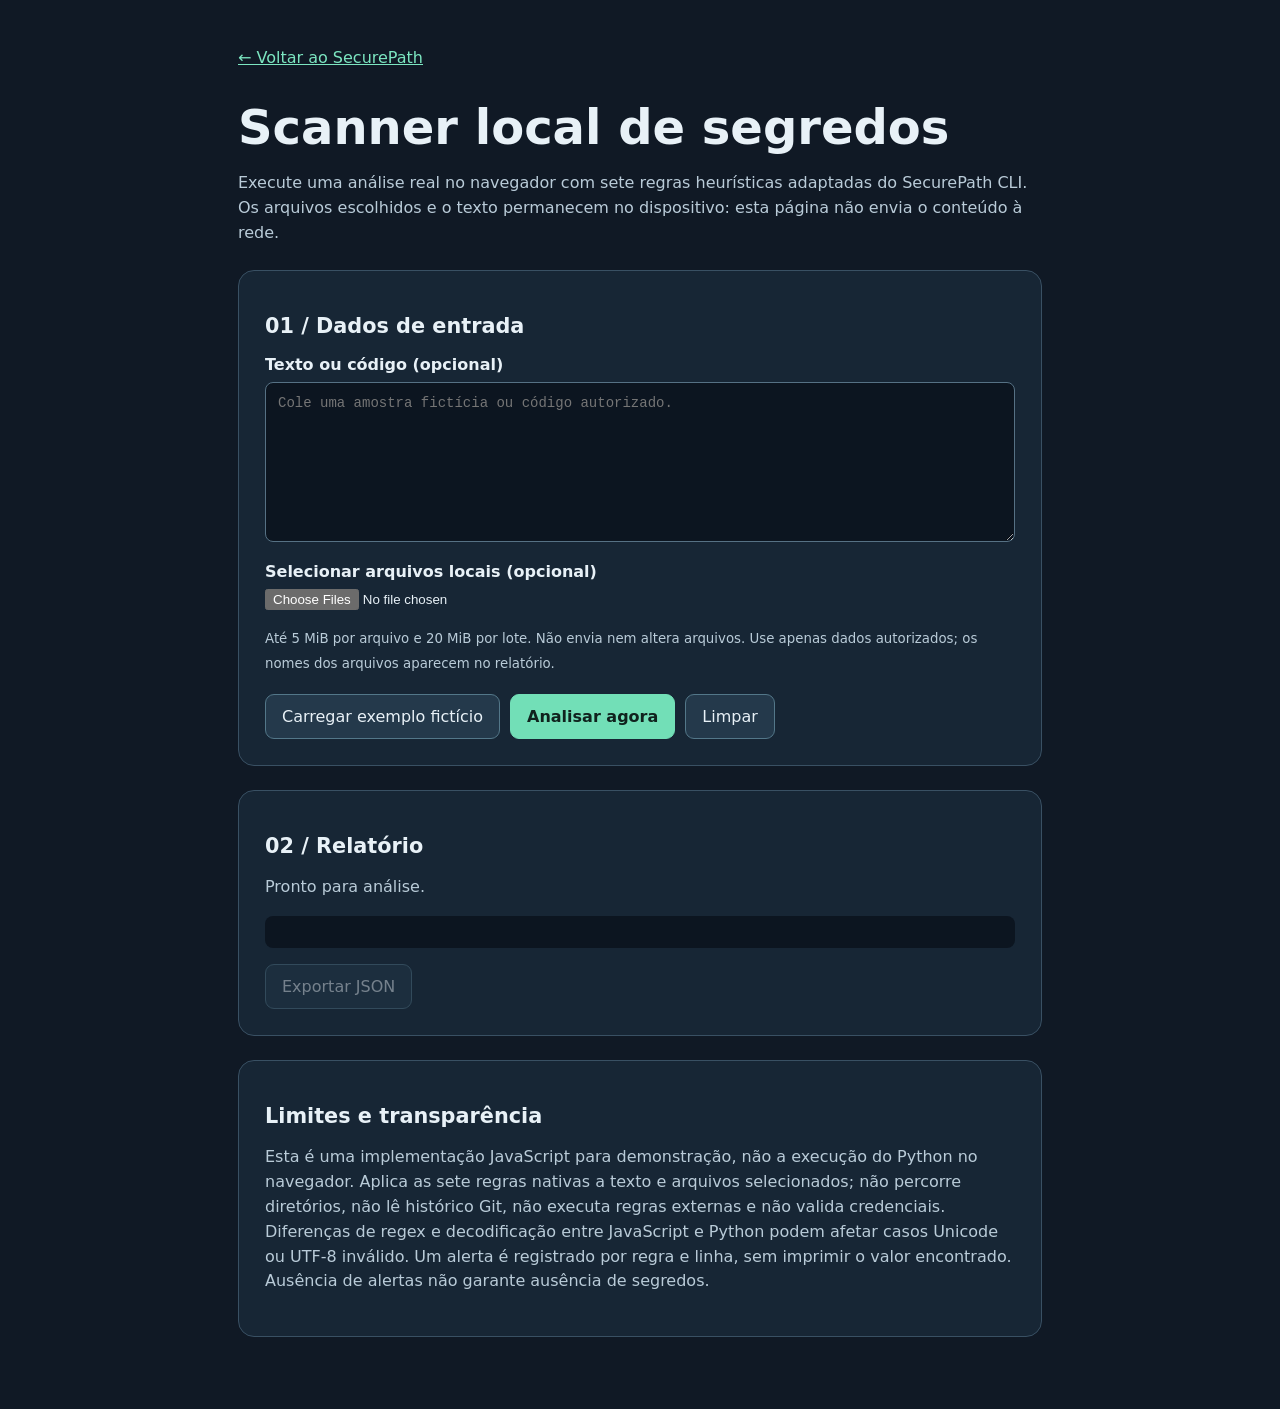
<file: docs/scanner.html>
<!doctype html>
<html lang="pt-BR"><head><meta charset="utf-8"><meta name="viewport" content="width=device-width,initial-scale=1"><meta http-equiv="Content-Security-Policy" content="default-src 'none'; script-src 'unsafe-inline'; style-src 'unsafe-inline'; connect-src 'none'; object-src 'none'; base-uri 'none'; form-action 'none'"><title>SecurePath | Scanner local</title><style>
:root{color-scheme:dark;font:16px system-ui,sans-serif;background:#101925;color:#e8f1f7}*{box-sizing:border-box}body{margin:0}main{max-width:900px;margin:auto;padding:clamp(16px,5vw,48px)}a{color:#7ce6c1}h1{font-size:clamp(1.9rem,5vw,3rem);margin-bottom:.5rem}p{line-height:1.55;color:#b9cbd8}.panel{background:#172635;border:1px solid #395063;border-radius:16px;padding:clamp(16px,3vw,26px);margin:24px 0}label{display:block;font-weight:650;margin:16px 0 8px}textarea{width:100%;min-height:160px;background:#0c1520;color:#e8f1f7;border:1px solid #567184;border-radius:8px;padding:12px;resize:vertical;font:14px monospace}input{max-width:100%}button{font:inherit;padding:12px 16px;border-radius:9px;border:1px solid #537789;color:#e8f1f7;background:#24394b;cursor:pointer}button.primary{background:#72dfb7;color:#10231e;border-color:#72dfb7;font-weight:700}button:disabled{opacity:.45;cursor:not-allowed}button:focus-visible,a:focus-visible,input:focus-visible,textarea:focus-visible{outline:3px solid #fff;outline-offset:3px}.actions{display:flex;flex-wrap:wrap;gap:10px;margin-top:18px}pre{white-space:pre-wrap;overflow-wrap:anywhere;background:#0c1520;padding:16px;border-radius:8px;max-height:480px;overflow:auto}small{color:#b9cbd8}h2{font-size:1.3rem}</style></head>
<body><main><a href="./#demonstracao">← Voltar ao SecurePath</a><h1>Scanner local de segredos</h1><p>Execute uma análise real no navegador com sete regras heurísticas adaptadas do SecurePath CLI. Os arquivos escolhidos e o texto permanecem no dispositivo: esta página não envia o conteúdo à rede.</p><div class="panel"><h2>01 / Dados de entrada</h2><label for="input">Texto ou código (opcional)</label><textarea id="input" maxlength="5242880" spellcheck="false" autocomplete="off" placeholder="Cole uma amostra fictícia ou código autorizado."></textarea><label for="files">Selecionar arquivos locais (opcional)</label><input type="file" id="files" multiple><p><small>Até 5 MiB por arquivo e 20 MiB por lote. Não envia nem altera arquivos. Use apenas dados autorizados; os nomes dos arquivos aparecem no relatório.</small></p><div class="actions"><button type="button" id="sample">Carregar exemplo fictício</button><button class="primary" type="button" id="scan">Analisar agora</button><button type="button" id="clear">Limpar</button></div></div><div class="panel"><h2>02 / Relatório</h2><p id="summary" role="status">Pronto para análise.</p><pre id="result" aria-label="Relatório JSON"></pre><button id="download" type="button" disabled>Exportar JSON</button></div><div class="panel"><h2>Limites e transparência</h2><p>Esta é uma implementação JavaScript para demonstração, não a execução do Python no navegador. Aplica as sete regras nativas a texto e arquivos selecionados; não percorre diretórios, não lê histórico Git, não executa regras externas e não valida credenciais. Diferenças de regex e decodificação entre JavaScript e Python podem afetar casos Unicode ou UTF-8 inválido. Um alerta é registrado por regra e linha, sem imprimir o valor encontrado. Ausência de alertas não garante ausência de segredos.</p></div></main><script>function scanText(text,path="entrada.txt",limit=10000) {
 const rules=[
 ["SEC001","AWS Access Key ID",/\bAKIA[A-Z0-9]{16}\b/],
 ["SEC002","Bearer token",/\bBearer\s+[A-Za-z0-9._~+/-]{20,}/i],
 ["SEC003","Cabeçalho de chave RSA privada",/-----BEGIN RSA PRIVATE KEY-----/],
 ["SEC004","Senha/segredo atribuído",/\b(?:[A-Za-z_][A-Za-z0-9_]*_)?(?:password|passwd|pwd|secret)\s*=\s*(['"])[^'"\r\n]+\1/i],
 ["SEC005","AWS Temporary Access Key ID",/\bASIA[A-Z0-9]{16}\b/],
 ["SEC006","GitHub personal access token (clássico)",/\bghp_[A-Za-z0-9]{36}\b/],
 ["SEC007","Cabeçalho de chave privada PEM/OpenSSH",/-----BEGIN (?:EC |OPENSSH )?PRIVATE KEY-----/]
 ];
 const findings=[]; let total=0;
 text.split(/\r\n|\n|\r/).forEach((line,i)=>{for(const [rule_id,category,pattern] of rules){if(pattern.test(line)){total++;if(findings.length<limit)findings.push({rule_id,category,path,line:i+1});}}});
 return {findings,total};
}
function syntheticSample(){return ["AKIA"+"0".repeat(16),"Bearer "+"x".repeat(20),"-----BEGIN "+"RSA PRIVATE KEY-----","password"+" = \"ficticio\"","ASIA"+"0".repeat(16),"ghp_"+"x".repeat(36),"-----BEGIN "+"OPENSSH PRIVATE KEY-----","password = process.env.PASSWORD","Bearer short"].join("\n");}
(function setup(){
 const $=id=>document.getElementById(id);
 const max=5*1024*1024, maxTotal=20*1024*1024;
 let last=null;
 function render(result){last=result;$("result").textContent=JSON.stringify(result,null,2);$("summary").textContent=`${result.examined} analisado(s) · ${result.skipped} ignorado(s) · ${result.errors} erro(s) · ${result.total_findings} alerta(s)`;$("download").disabled=false;}
 function result(){return {engine:"securepath-web-7-regras",examined:0,skipped:0,errors:0,total_findings:0,findings:[],notices:[]};}
 function add(r,bytes,name){if(bytes.length>max||bytes.subarray(0,4096).includes(0)){r.skipped++;r.notices.push({path:name,reason:"Binário provável ou acima de 5 MiB"});return;}r.examined++;const scan=scanText(new TextDecoder("utf-8").decode(bytes),name,Math.max(0,10000-r.findings.length));r.total_findings+=scan.total;for(const hit of scan.findings)r.findings.push(hit);}
 $("sample").addEventListener("click",()=>{$("input").value=syntheticSample();});
 $("scan").addEventListener("click",async()=>{
 $("scan").disabled=true;$("clear").disabled=true;$("sample").disabled=true;$("files").disabled=true;$("input").disabled=true;$("download").disabled=true;$("summary").textContent="Analisando localmente…";$("result").textContent="";last=null;
 const r=result();let total=0;
 try{
 const value=$("input").value;const files=Array.from($("files").files);
 if(value){const bytes=new TextEncoder().encode(value);total+=bytes.length;add(r,bytes,"entrada.txt");}
 for(const f of files){if(f.size>max||total+f.size>maxTotal){r.skipped++;r.notices.push({path:f.name,reason:"Limite de tamanho por arquivo ou por lote"});continue;}total+=f.size;try{add(r,new Uint8Array(await f.arrayBuffer()),f.name);}catch{r.errors++;r.notices.push({path:f.name,reason:"Falha de leitura"});}}
 if(!value&&!files.length)r.notices.push({reason:"Nenhum arquivo ou texto informado."});
 if(r.total_findings>r.findings.length)r.notices.push({reason:"Relatório limitado aos primeiros 10.000 alertas; contagem total preservada."});render(r);
 }finally{$("scan").disabled=false;$("clear").disabled=false;$("sample").disabled=false;$("files").disabled=false;$("input").disabled=false;}
 });
 $("clear").addEventListener("click",()=>{$("input").value="";$("files").value="";$("result").textContent="";$("summary").textContent="Pronto para análise.";$("download").disabled=true;last=null;});
 $("download").addEventListener("click",()=>{if(!last)return;const url=URL.createObjectURL(new Blob([JSON.stringify(last,null,2)],{type:"application/json"}));const a=document.createElement("a");a.href=url;a.download="securepath-web-relatorio.json";a.click();setTimeout(()=>URL.revokeObjectURL(url),1000);});
})();</script></body></html>
</file>
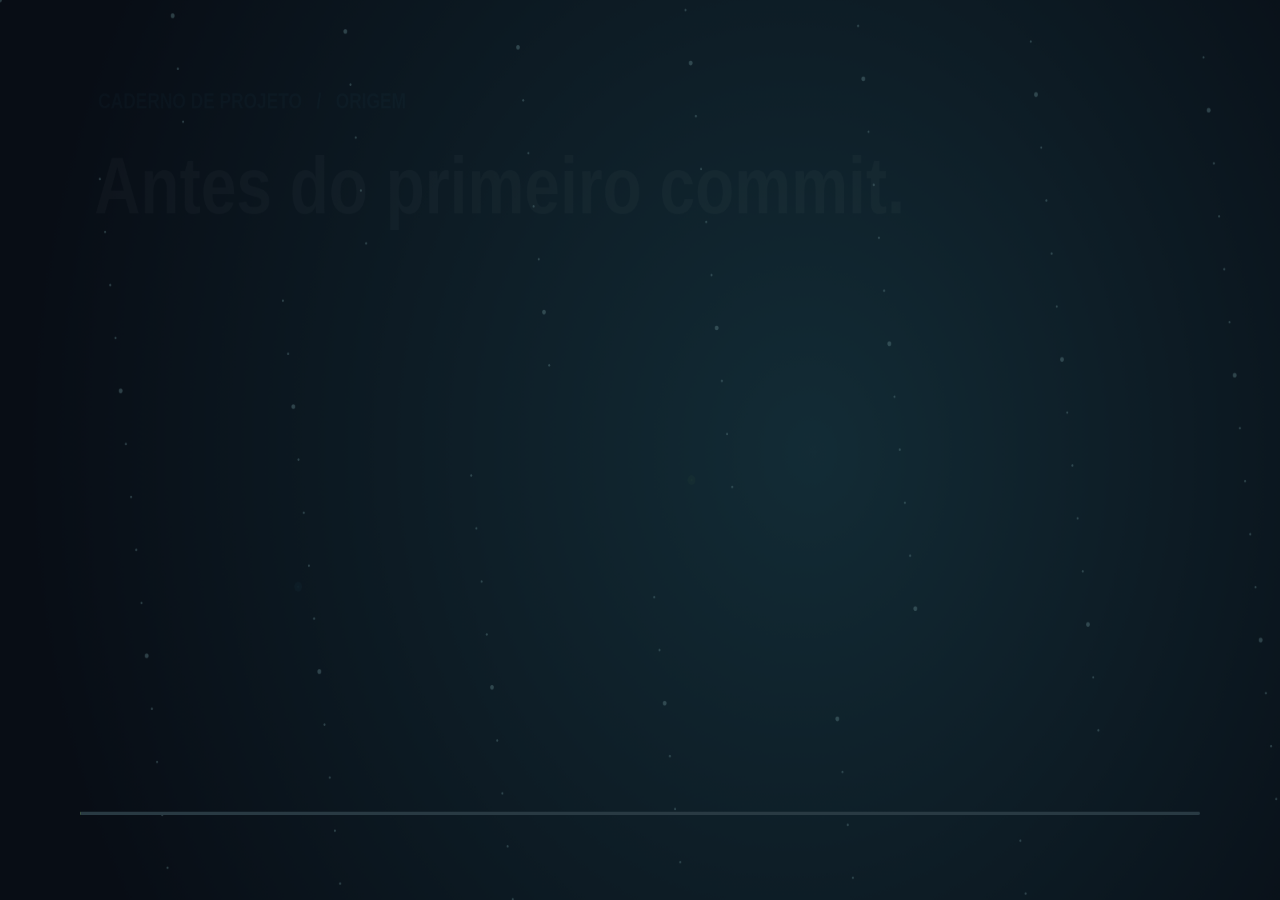
<file: producao/tarefa11/epilogo.html>
<!doctype html><html lang="pt-BR"><meta charset="utf-8"><title>SecurePath · Epílogo</title>
<style>*{margin:0}body{background:#080d15}canvas{display:block;width:100vw;height:100vh}</style>
<canvas width="1920" height="1080" aria-label="Da ideia à evidência"></canvas>
<script src="motion.js"></script></html>
</file>
<file: docs/style.css>
:root{--bg:#080d15;--surface:#101925;--surface2:#142130;--muted:#93a0af;--stroke:rgba(183,215,243,.13);--lime:#b8ff66;--lime2:#d2ff9b;--cyan:#7ce7f7;--pink:#ff8f9e;--purple:#a89afc;--white:#f3f7fb;--font:'DM Sans',Arial,sans-serif;--display:'Space Grotesk','DM Sans',sans-serif}
*,*:before,*:after{box-sizing:border-box}html{scroll-behavior:smooth;scroll-padding-top:86px}body{margin:0;background:var(--bg);color:var(--white);font:400 15px/1.7 var(--font);min-width:320px;overflow-x:hidden}button,input{font:inherit}button{cursor:pointer}a{color:inherit;text-decoration:none}h1,h2,h3,h4,p{margin-top:0}h1,h2,h3,h4{font-family:var(--display);line-height:1.1;letter-spacing:-.05em}p{color:var(--muted)}code,pre{font-family:'SFMono-Regular',Consolas,'Liberation Mono',monospace}code{font-size:.9em;color:#c0f6df}
::selection{background:rgba(184,255,102,.32);color:white}a:focus-visible,button:focus-visible{outline:2px solid var(--lime);outline-offset:5px}.skip{position:fixed;z-index:200;top:-90px;left:14px;background:var(--lime);color:#091015;padding:9px 15px;border-radius:8px}.skip:focus{top:12px}
.container{width:min(1160px,calc(100% - 72px));margin:0 auto}.page-noise{position:fixed;inset:0;pointer-events:none;z-index:30;opacity:.08;background-image:radial-gradient(rgba(222,250,255,.65) .6px,transparent .8px);background-size:24px 24px;mask-image:linear-gradient(#0005,transparent 92%)}
.progress-track{height:3px;position:fixed;top:0;left:0;right:0;z-index:102;background:transparent}.progress-track div{width:0;height:100%;background:linear-gradient(90deg,var(--lime),var(--cyan),var(--purple))}
.site-header{height:77px;position:fixed;z-index:100;top:0;left:0;right:0;background:rgba(8,13,21,.88);border-bottom:1px solid rgba(202,232,252,.11);backdrop-filter:blur(20px);-webkit-backdrop-filter:blur(20px)}
.header-inner{height:100%;display:flex;align-items:center;gap:28px}.brand{display:inline-flex;align-items:center;gap:11px;font:700 21px/1 var(--display);letter-spacing:-.055em;white-space:nowrap}.brand-mark{display:grid;place-items:center;color:var(--lime);width:39px;height:39px;border:1px solid rgba(184,255,102,.4);border-radius:12px;background:rgba(184,255,102,.065)}.brand-mark svg{height:26px;width:26px}.brand-mark.small{font-size:22px;font-weight:400}.brand-period{color:var(--lime)}.desktop-nav{display:flex;align-items:center;gap:25px;margin-left:auto}.desktop-nav a{font-weight:650;color:#b0bbc8;font-size:12px;white-space:nowrap;transition:color .2s}.desktop-nav a:hover,.footer-links a:hover{color:var(--lime)}
.header-github{font-size:12px;color:var(--white);font-weight:750;background:rgba(255,255,255,.055);border:1px solid var(--stroke);padding:10px 15px;border-radius:10px;white-space:nowrap;transition:.2s}.header-github:hover{border-color:var(--lime);background:rgba(184,255,102,.1)}.header-github span{color:var(--lime);margin-left:7px}.menu-button{display:none;color:white;border:0;background:transparent;width:37px;padding:8px}.menu-button span{display:block;height:2px;border-radius:2px;background:var(--lime);margin:6px 0}.mobile-nav{display:none}
.hero{min-height:790px;position:relative;overflow:hidden;padding:166px 0 48px;background:radial-gradient(ellipse 550px 570px at 84% 36%,rgba(64,85,177,.16),transparent 75%),radial-gradient(ellipse 550px 650px at 52% 70%,rgba(93,126,106,.11),transparent 70%),var(--bg)}.hero:before{content:"";inset:0;position:absolute;opacity:.23;background-image:linear-gradient(to right,rgba(158,196,225,.1) 1px,transparent 1px),linear-gradient(to bottom,rgba(158,196,225,.1) 1px,transparent 1px);background-size:64px 64px;mask-image:linear-gradient(90deg,transparent 0,black 70%,transparent 100%);pointer-events:none}.hero-halo{position:absolute;border-radius:50%;filter:blur(90px);pointer-events:none}.halo-one{width:250px;height:250px;background:rgba(184,255,102,.11);top:35%;right:27%}.halo-two{width:220px;height:220px;background:rgba(124,231,247,.12);top:18%;right:5%}
.hero-grid{display:grid;grid-template-columns:minmax(0,1.05fr) minmax(0,.95fr);gap:52px;align-items:center;position:relative;z-index:1}.hero-text{position:relative;z-index:2}.eyebrow,.overline{font-size:11px;letter-spacing:.165em;font-weight:800;color:var(--lime);display:flex;align-items:center;gap:12px;line-height:1.5}.eyebrow-line{width:31px;height:1px;background:var(--lime)}.live-point{width:7px;height:7px;border-radius:50%;background:var(--lime);box-shadow:0 0 0 5px rgba(184,255,102,.1),0 0 15px var(--lime);animation:beacon 2.7s infinite}
.hero h1{font-size:clamp(53px,5.3vw,77px);letter-spacing:-.073em;line-height:1.055;margin:29px 0 26px;max-width:750px}.hero-emphasis{display:block;color:var(--lime)}.period{color:var(--white)}.hero-description{max-width:540px;font-size:16px;line-height:1.92;color:#a7b6c4}.hero-description strong{color:#e2eef5;font-weight:650}.hero-actions{display:flex;align-items:center;gap:20px;margin:33px 0 48px;flex-wrap:wrap}
.btn{min-height:52px;display:inline-flex;align-items:center;justify-content:center;gap:22px;padding:13px 21px;border-radius:11px;font-size:12px;font-weight:800;transition:transform .24s,background .24s,border-color .24s,box-shadow .24s;border:1px solid transparent}.btn:hover{transform:translateY(-3px)}.btn-primary{background:var(--lime);color:#101a12;box-shadow:0 12px 34px rgba(184,255,102,.12)}.btn-primary:hover{background:#d2ff9f;box-shadow:0 16px 46px rgba(184,255,102,.22)}.btn-text{background:transparent;color:#dce9f2;padding:13px 6px}.btn-text:hover{color:var(--lime)}.btn-outline{border-color:rgba(212,245,255,.3);color:var(--white);background:transparent}.btn-outline:hover{border-color:var(--lime);background:rgba(184,255,102,.055)}
.hero-trust{display:flex;align-items:center;gap:16px;border-top:1px solid var(--stroke);padding-top:22px;width:max-content;max-width:100%}.trust-avatars{display:flex;align-items:center;padding-left:8px}.trust-avatars span{border-radius:50%;width:37px;height:37px;border:2px solid var(--bg);margin-left:-8px;display:grid;place-items:center;background:#263c3e;color:var(--lime);font:700 10px var(--display)}.trust-avatars span:nth-child(2){background:#292a4c;color:var(--purple)}.trust-avatars span:nth-child(3){background:#163247;color:var(--cyan)}.hero-trust p{margin:0;color:#8495a7;font-size:11px;line-height:1.5}.hero-trust strong{color:#eaf4f8}
.hero-stage{height:510px;position:relative;display:grid;place-items:center;isolation:isolate;min-width:0}.stage-backdrop{position:absolute;inset:0;display:grid;place-items:center;pointer-events:none}.circle-ring{position:absolute;border:1px dashed rgba(141,237,224,.18);border-radius:50%}.ring-one{width:520px;height:520px;animation:spin 60s linear infinite}.ring-two{width:430px;height:430px;border-color:rgba(173,158,252,.16);animation:spin 48s linear reverse infinite}.ring-three{width:325px;height:325px;border-style:solid;border-color:rgba(184,255,102,.12)}.orbit-dot{position:absolute;width:8px;height:8px;border-radius:50%;box-shadow:0 0 18px currentColor;background:currentColor;animation:float 5s ease-in-out infinite}.dot-a{left:7%;top:13%;color:var(--lime)}.dot-b{right:7%;bottom:8%;color:var(--cyan);animation-delay:-2s}.dot-c{right:12%;top:11%;color:var(--purple);animation-delay:-3.5s}
.security-display{position:relative;z-index:2;width:100%;max-width:528px;border:1px solid rgba(199,224,248,.24);border-radius:18px;overflow:hidden;background:linear-gradient(145deg,#162331,#0b1320 90%);box-shadow:0 60px 120px rgba(0,0,0,.52),0 0 0 8px rgba(184,255,102,.017),0 0 84px rgba(134,212,192,.055);transform:perspective(1100px) rotateY(-7deg) rotateX(3deg);animation:screen-hover 8s ease-in-out infinite}.display-top,.display-bottom{display:flex;justify-content:space-between;align-items:center;gap:10px;padding:14px 17px;border-bottom:1px solid var(--stroke);color:#7893a4;font:700 9px var(--display);letter-spacing:.07em}.traffic-lights,.terminal-dots{display:flex;gap:5px}.traffic-lights i,.terminal-dots i{width:7px;height:7px;background:#ff9594;border-radius:50%}.traffic-lights i:nth-child(2),.terminal-dots i:nth-child(2){background:#ffca78}.traffic-lights i:nth-child(3),.terminal-dots i:nth-child(3){background:var(--lime)}.display-status{color:var(--lime)}.display-status i,.status-dot{display:inline-block;width:6px;height:6px;border-radius:50%;background:var(--lime);margin-right:5px;box-shadow:0 0 12px var(--lime)}
.display-main{display:grid;grid-template-columns:1fr .95fr;min-height:320px}.display-left{padding:22px 17px;border-right:1px solid var(--stroke)}.display-right{padding:22px 16px}.tiny-label{font:700 9px var(--display);letter-spacing:.12em;color:#7190a0;margin-bottom:16px}.file-tree{font:500 11px/1.9 ui-monospace,Consolas,monospace}.folder-row{color:#d5edf3}.folder-icon{color:var(--lime);margin-right:7px}.faint{color:#47667a}.tree-row{color:#99b4c4;margin:6px 0;display:flex;align-items:center;gap:8px}.tree-stem{color:#4b6578}.file-ico{color:var(--cyan)}.file-tick,.file-alert{margin-left:auto;color:var(--lime);font-weight:700}.file-alert{display:grid;place-items:center;background:rgba(255,143,158,.15);color:var(--pink);border-radius:5px;width:17px;height:17px}.scanned-file{background:rgba(255,143,158,.065);border:1px solid rgba(255,143,158,.13);border-radius:6px;padding:0 7px;margin-left:-7px;margin-right:-5px;animation:glow-border 3s ease-in-out infinite}
.display-divider{height:1px;background:var(--stroke);margin:21px 0}.scan-graphic{height:97px;border-radius:8px;background:radial-gradient(circle at center,rgba(184,255,102,.12),transparent 50%),#07121d;position:relative;overflow:hidden;border:1px solid rgba(184,255,102,.13);display:grid;place-items:center}.graphic-grid{position:absolute;inset:0;background-image:linear-gradient(90deg,rgba(184,255,102,.075) 1px,transparent 1px),linear-gradient(rgba(184,255,102,.075) 1px,transparent 1px);background-size:17px 17px}.scan-vertical{height:100%;width:45px;left:-20%;position:absolute;background:linear-gradient(90deg,transparent,rgba(184,255,102,.11),transparent);border-right:1px solid rgba(184,255,102,.55);animation:scan-across 4s linear infinite}.graphic-crosshair{font-size:47px;color:var(--lime);opacity:.76;animation:breathe 3s ease-in-out infinite}.scan-legend{display:flex;justify-content:space-between;gap:8px;margin-top:10px;font:700 8px var(--display);color:#6e9a93;letter-spacing:.04em}.scan-legend i{display:inline-block;width:5px;height:5px;border-radius:50%;background:var(--lime)}
.alert-surface{border:1px solid rgba(255,143,158,.28);border-radius:11px;background:linear-gradient(145deg,rgba(255,143,158,.085),rgba(255,143,158,.012));padding:13px 12px;box-shadow:0 0 30px rgba(255,143,158,.045)}.alert-surface-head{display:flex;align-items:center;gap:7px}.alert-icon{display:grid;place-items:center;border-radius:6px;width:19px;height:19px;color:#28121a;background:var(--pink);font-weight:900;font-size:12px}.alert-surface-head strong{font:700 11px var(--display);white-space:nowrap}.alert-surface-head>span:last-child{margin-left:auto;color:#ffa8b4;font-size:9px}.alert-surface p{font-size:10px;line-height:1.5;margin:13px 0 19px;color:#bbc3cd}.redacted-row{color:#7893a4;font-size:8px;letter-spacing:.05em}.redacted-row span{display:block;font-size:17px;color:var(--pink);letter-spacing:4px}.alert-location{display:flex;justify-content:space-between;font:650 10px var(--display);color:#d6e3eb;margin-top:17px;padding-top:11px;border-top:1px solid rgba(255,143,158,.15)}.alert-location span{color:var(--pink)}.data-foot{display:flex;align-items:center;justify-content:space-between;margin:14px 2px;font:700 8px var(--display);color:#91bca5;letter-spacing:.06em}.pulse-mini{width:6px;height:6px;border-radius:50%;background:var(--lime);box-shadow:0 0 9px var(--lime)}.decorative-wave{display:flex;align-items:center;gap:4px;height:47px;margin-top:12px;border-radius:6px;background:rgba(184,255,102,.035);padding:0 9px;overflow:hidden}.decorative-wave span{width:4px;height:var(--height);min-height:2px;background:linear-gradient(var(--cyan),var(--lime));border-radius:6px;animation:wave 2.5s ease-in-out infinite}.decorative-wave span:nth-child(2n){animation-delay:-1s}.decorative-wave span:nth-child(3n){animation-delay:-1.7s}.display-bottom{border-top:1px solid var(--stroke);border-bottom:0;padding:12px 17px;color:#6d8795;font-size:8px}
.floating-tag{position:absolute;z-index:3;background:rgba(17,34,45,.96);border:1px solid rgba(199,234,248,.2);border-radius:10px;padding:11px 14px;color:#d7e7ed;font:700 11px var(--display);box-shadow:0 15px 40px rgba(0,0,0,.35);display:flex;align-items:center;gap:9px;animation:float 6s ease-in-out infinite}.tag-left{left:-30px;bottom:43px}.tag-right{right:-27px;top:42px;animation-delay:-2s}.tag-circle{display:grid;place-items:center;background:rgba(184,255,102,.15);color:var(--lime);width:22px;height:22px;border-radius:50%}.tag-circle.danger{color:var(--pink);background:rgba(255,143,158,.16)}
.hero-metrics{display:grid;grid-template-columns:repeat(4,1fr);margin-top:95px;padding:25px 0 0;border-top:1px solid var(--stroke);position:relative;z-index:1}.hero-metrics>div{display:flex;align-items:flex-start;justify-content:center;gap:16px;border-right:1px solid var(--stroke)}.hero-metrics>div:first-child{justify-content:flex-start;padding-left:25px}.hero-metrics>div:last-child{border:0}.hero-metrics strong{font:700 39px/1 var(--display);letter-spacing:-.07em}.hero-metrics strong span{font-size:20px;color:var(--lime)}.hero-metrics p{font-size:11px;color:#cad3dd;line-height:1.5;margin:3px 0}.hero-metrics small{font-size:10px;color:#6f8295}
.marquee{height:66px;overflow:hidden;background:var(--lime);display:flex;align-items:center;color:#111b14;transform:rotate(-1deg) scale(1.015);border-block:1px solid #d9ffba;position:relative;z-index:2}.marquee-run{display:flex;align-items:center;gap:31px;white-space:nowrap;min-width:max-content;font:800 17px var(--display);letter-spacing:.025em;animation:marquee 36s linear infinite}.marquee-run b{font-size:19px}
.section{padding:115px 0;position:relative}.section-head{max-width:800px;margin-bottom:48px}.overline{color:var(--lime);font-size:10px;letter-spacing:.17em}.overline>span{display:inline-grid;place-items:center;width:26px;height:26px;border-radius:6px;background:rgba(184,255,102,.11);border:1px solid rgba(184,255,102,.22);letter-spacing:0}.section-head h2,.limits-heading h2{font-size:clamp(38px,4.5vw,61px);line-height:1.1;margin:20px 0}.section h2 em{font-style:normal;color:var(--lime)}.section-head>p,.limits-heading>p{max-width:700px;font-size:15px;line-height:1.85}
.problem-section{padding-top:135px;background:linear-gradient(#0a111a,#0b111b)}.problem-story{display:grid;grid-template-columns:1fr 100px 1fr;gap:16px;align-items:stretch}.story-case{border-radius:18px;border:1px solid var(--stroke);background:linear-gradient(145deg,#14202c,#0e1823);padding:29px;position:relative;overflow:hidden}.story-index{font:700 10px var(--display);letter-spacing:.13em;color:var(--pink)}.story-index.green{color:var(--lime)}.story-case h3{font-size:25px;margin:22px 0 12px}.story-case p{font-size:13px;line-height:1.8;max-width:390px;margin:0}.story-middle{display:flex;align-items:center;justify-content:center;flex-direction:column;gap:10px}.arrow-connector{width:62px;height:62px;border:1px solid rgba(184,255,102,.3);border-radius:50%;display:grid;place-items:center;background:rgba(184,255,102,.07);color:var(--lime);font-size:29px;animation:nudge 3s ease-in-out infinite}.story-middle>span{font:700 9px var(--display);letter-spacing:.1em;color:#6f998f}
.story-visual{height:204px;margin-top:26px;border-radius:11px;border:1px solid var(--stroke);background:#0a1420;position:relative;overflow:hidden;padding:21px}.story-visual.raw:before{content:"";position:absolute;inset:0;background:repeating-linear-gradient(0deg,transparent 0 25px,rgba(145,197,220,.035) 25px 26px)}.file-sticker{color:#91acc0;font:700 11px ui-monospace,Consolas,monospace;margin-bottom:15px}.fake-line{height:7px;border-radius:3px;background:#293d4b;margin:13px 0}.fake-line.w80{width:80%}.fake-line.w55{width:55%}.fake-line.w90{width:90%}.fake-line.w70{width:70%}.fake-line.danger-line{background:linear-gradient(90deg,#33465a 20%,#8d4052 20% 70%,#33465a 70%);animation:glow-border 2s infinite}.story-warning{position:absolute;bottom:12px;right:16px;background:rgba(255,143,158,.13);color:var(--pink);padding:6px 9px;border-radius:7px;font:650 10px var(--font)}
.story-visual.checked{display:flex;align-items:center;justify-content:center;flex-direction:column;background:radial-gradient(circle at center,rgba(184,255,102,.09),transparent 48%),#0a1420}.story-radar{border:1px dashed rgba(184,255,102,.23);border-radius:50%;height:112px;width:112px;display:grid;place-items:center;box-shadow:0 0 0 16px rgba(184,255,102,.025);animation:spin 22s linear infinite}.story-radar span{font-size:70px;color:var(--lime);animation:spin 22s linear reverse infinite}.story-check{position:absolute;bottom:18px;display:flex;align-items:center;gap:8px;color:var(--white);font-size:11px}.story-check span{color:var(--lime)}.story-location{font:600 9px var(--display);color:#83a18d;position:absolute;top:20px}
.value-grid{display:grid;grid-template-columns:repeat(3,1fr);gap:17px;margin-top:19px}.value-card{position:relative;min-height:245px;padding:27px;border-radius:16px;background:#121d28;border:1px solid var(--stroke);overflow:hidden;transition:transform .3s,border-color .3s}.value-card:hover{transform:translateY(-5px);border-color:rgba(184,255,102,.4)}.value-icon{width:49px;height:49px;border-radius:11px;background:rgba(184,255,102,.085);color:var(--lime);display:grid;place-items:center;font:500 28px var(--display);margin-bottom:22px}.card-count{font-size:9px;color:#91a1b2;letter-spacing:.13em;font-weight:800}.value-card h3{font-size:20px;margin:13px 0}.value-card p{font-size:12px;line-height:1.8;margin:0}
.workflow-section{background:#0c1420}.workflow-wrap{display:grid;grid-template-columns:minmax(260px,.81fr) minmax(0,1.19fr);border-radius:22px;border:1px solid var(--stroke);background:#0f1925;overflow:hidden;min-height:535px}.workflow-nav{padding:28px 19px;border-right:1px solid var(--stroke);display:flex;flex-direction:column;gap:8px}.workflow-tab{background:transparent;border:1px solid transparent;border-radius:12px;width:100%;min-height:84px;padding:15px;text-align:left;display:flex;align-items:center;gap:15px;color:#8e9eaf;transition:.25s}.workflow-tab:hover{background:#182536;color:white}.workflow-tab.active{background:rgba(184,255,102,.075);border-color:rgba(184,255,102,.24);color:var(--white)}.workflow-num{display:grid;place-items:center;flex-shrink:0;width:42px;height:42px;border-radius:10px;border:1px solid #34485a;font:700 14px var(--display);color:#b8c8d6}.workflow-tab.active .workflow-num{border-color:var(--lime);background:var(--lime);color:#172318}.workflow-tab strong{display:block;font:700 15px var(--display);letter-spacing:-.025em}.workflow-tab small{display:block;font:500 11px var(--font);color:#8496a9;margin-top:5px}.workflow-arrow{margin-left:auto;color:var(--lime);opacity:0}.workflow-tab.active .workflow-arrow{opacity:1}.workflow-nav-foot{margin:auto 15px 3px;color:#67808d;font-size:9px;letter-spacing:.1em;font-weight:700;display:flex;justify-content:space-between}
.workflow-content{padding:32px;min-width:0;display:flex;flex-direction:column}.workflow-art{height:235px;position:relative;background:radial-gradient(circle,rgba(184,255,102,.065),transparent 54%),repeating-linear-gradient(0deg,transparent 0 33px,rgba(184,255,102,.04) 34px),repeating-linear-gradient(90deg,transparent 0 33px,rgba(184,255,102,.04) 34px),#0b1721;border:1px solid rgba(184,255,102,.12);border-radius:15px;display:grid;place-items:center;overflow:hidden}.art-core{height:180px;width:180px;position:relative;display:grid;place-items:center}.art-ring{position:absolute;border-radius:50%;border:1px dashed rgba(184,255,102,.34);inset:3px;animation:spin 30s linear infinite}.art-ring.r2{inset:25px;border-color:rgba(124,231,247,.38);animation:spin 25s linear reverse infinite}.art-inner{width:74px;height:74px;border-radius:20px;background:#1a3132;border:1px solid rgba(184,255,102,.4);color:var(--lime);font:700 40px var(--display);display:grid;place-items:center;z-index:1;box-shadow:0 0 50px rgba(184,255,102,.08)}.art-satellite{position:absolute;width:12px;height:12px;background:var(--lime);border-radius:4px;top:5px;left:83px;box-shadow:0 0 15px var(--lime)}.art-satellite.s-b{top:auto;bottom:19px;left:8px;background:var(--cyan)}.art-label{position:absolute;z-index:1;padding:6px 10px;background:#172a36;border:1px solid #29485a;border-radius:6px;color:#d2e5ee;font:650 10px ui-monospace,Consolas,monospace}.left-label{top:36px;left:25px}.right-label{bottom:30px;right:24px}.art-scan-line{position:absolute;height:1px;width:100%;top:-10px;background:linear-gradient(90deg,transparent,var(--lime),transparent);box-shadow:0 0 24px var(--lime);opacity:.7;animation:scan-down 5s linear infinite}.workflow-art[data-view="1"] .art-inner{color:var(--cyan);border-color:var(--cyan)}.workflow-art[data-view="2"] .art-inner{color:var(--purple);border-color:var(--purple)}.workflow-art[data-view="3"] .art-inner{color:var(--lime);border-color:var(--lime)}
.workflow-copy{padding:24px 5px 0;display:flex;flex:1;flex-direction:column}.mini-overline{font-size:10px;font-weight:800;letter-spacing:.17em;color:var(--lime)}.workflow-copy h3{font-size:27px;margin:13px 0}.workflow-copy>p{font-size:13px;line-height:1.8;max-width:545px}.step-detail{border-left:2px solid var(--lime);padding:10px 14px;color:#a6c2c3;font-size:12px;background:rgba(184,255,102,.035);margin:4px 0 24px}.workflow-bottom{display:flex;justify-content:space-between;align-items:center;border-top:1px solid var(--stroke);padding-top:16px;margin-top:auto}.workflow-bottom>span{font:700 10px var(--display);color:#6b8899;letter-spacing:.12em}.workflow-bottom button{border:0;background:transparent;color:var(--lime);font-size:12px;font-weight:800}
.demo-section{background:linear-gradient(#090f18,#0c1420)}.demo-dashboard{background:#111d28;border:1px solid rgba(184,255,102,.2);border-radius:22px;overflow:hidden;box-shadow:0 30px 100px rgba(0,0,0,.18)}.demo-header{padding:21px 27px;border-bottom:1px solid var(--stroke);display:flex;align-items:center;justify-content:space-between;gap:14px}.demo-heading{display:flex;align-items:center;gap:11px;color:#e3f5f3;font:800 11px var(--display);letter-spacing:.09em}.demo-heading small{font:700 9px var(--font);color:#7b9a9f;letter-spacing:.06em}.lab-led{width:8px;height:8px;border-radius:50%;background:var(--lime);box-shadow:0 0 0 4px rgba(184,255,102,.12)}.lab-chip{color:var(--lime);font:700 9px var(--display);border:1px solid rgba(184,255,102,.2);background:rgba(184,255,102,.08);padding:6px 10px;border-radius:7px;white-space:nowrap}
.demo-pickers{display:flex;align-items:center;gap:26px;padding:21px 27px;border-bottom:1px solid var(--stroke)}.demo-pickers>span{color:#7e98aa;font-size:10px;letter-spacing:.12em;font-weight:800;flex-shrink:0}.demo-options{display:flex;gap:7px;flex-wrap:wrap}.scenario{border:1px solid #2c4150;background:#152532;border-radius:9px;color:#9fb5c2;font-size:11px;font-weight:750;padding:9px 13px;transition:.2s}.scenario:hover{color:var(--white);border-color:#678492}.scenario.active{background:var(--lime);color:#172016;border-color:var(--lime)}
.demo-body{display:grid;grid-template-columns:.75fr 1.25fr;min-height:424px}.demo-files{background:#0e1924;border-right:1px solid var(--stroke);padding:30px 25px;display:flex;flex-direction:column;min-width:0}.demo-column-label{font-size:10px;letter-spacing:.12em;font-weight:800;color:#8ca9b8}.demo-tree{margin:25px 0;font:600 12px/2.5 ui-monospace,Consolas,monospace;color:#c8dee7}.demo-folder{color:var(--lime)}.demo-file{padding-left:10px;transition:.3s;border-radius:5px}.demo-file.active{background:rgba(184,255,102,.075);color:var(--lime)}
.demo-visual-canvas{margin-top:auto;border:1px solid rgba(184,255,102,.13);border-radius:12px;min-height:155px;background:radial-gradient(circle,rgba(184,255,102,.07),transparent 58%),#091620;display:flex;align-items:center;justify-content:center;flex-direction:column;gap:10px;overflow:hidden}.radar-scope{position:relative;width:92px;height:92px;border:1px dashed rgba(184,255,102,.28);border-radius:50%;display:grid;place-items:center;box-shadow:0 0 0 15px rgba(184,255,102,.02),0 0 0 30px rgba(184,255,102,.014)}.radar-scope>span{color:var(--lime);font-size:49px;z-index:1}.radar-sweep{position:absolute;inset:0;border-radius:50%;background:conic-gradient(from 0deg,transparent 0deg,transparent 260deg,rgba(184,255,102,.25) 330deg,transparent 360deg);animation:spin 5s linear infinite}.demo-visual-canvas>span{font:800 9px var(--display);letter-spacing:.12em;color:#7c9d97}
.demo-report{min-width:0;display:flex;flex-direction:column;background:#09131d}.report-top{height:62px;display:flex;align-items:center;gap:15px;padding:0 22px;border-bottom:1px solid var(--stroke);color:#a1b1c0;font:700 10px var(--display);letter-spacing:.08em}.report-toggle{display:flex;gap:3px;margin-left:auto;padding:3px;border-radius:8px;border:1px solid var(--stroke);background:#0e1d2b}.report-format{border:0;background:transparent;border-radius:6px;padding:7px 10px;color:#7d99a8;font:700 9px var(--display)}.report-format.active{background:#253b43;color:var(--lime)}
.report-screen{flex:1;min-height:270px;max-height:355px;overflow:auto;padding:26px 23px}.report-command{font:650 12px/1.7 ui-monospace,Consolas,monospace;color:var(--lime);word-break:break-word}.report-screen pre{white-space:pre-wrap;overflow-wrap:anywhere;margin:25px 0 0;font:500 11px/1.9 ui-monospace,Consolas,monospace;color:#b6cbd4;min-height:135px}.report-summary{border-top:1px solid var(--stroke);display:flex;gap:8px;align-items:stretch;padding:17px 18px}.report-summary>div{min-width:66px;flex:1;border:1px solid var(--stroke);border-radius:9px;padding:9px 12px;background:#12212c}.report-summary strong{display:block;font:700 22px/1 var(--display);color:var(--white)}.report-summary span{display:block;font:750 9px var(--font);color:#7793a4;margin-top:8px;letter-spacing:.08em}.demo-run{gap:9px;font-size:11px;white-space:nowrap;border:0}.demo-run span{color:#132017;font-size:13px;margin:0}.demo-run:disabled{opacity:.55;cursor:progress;transform:none}.demo-disclaimer{padding:16px 23px;font-size:11px;color:#8aabb6;background:rgba(184,255,102,.026);border-top:1px solid var(--stroke);line-height:1.7}.demo-disclaimer>span{color:var(--lime);font-size:13px;margin-right:5px}.demo-disclaimer strong{color:#d5ece2}
.rules-section{background:#0b111a}.rules-explorer{background:#111d28;border:1px solid var(--stroke);border-radius:20px;overflow:hidden}.rules-top{display:flex;align-items:center;justify-content:space-between;gap:15px;padding:19px 22px;border-bottom:1px solid var(--stroke)}.rule-filter{display:flex;gap:5px;flex-wrap:wrap}.rule-filter-btn{font:700 11px var(--font);border:1px solid transparent;color:#95a9b6;background:transparent;border-radius:8px;padding:9px 13px}.rule-filter-btn:hover{color:white}.rule-filter-btn.active{color:var(--lime);background:rgba(184,255,102,.09);border-color:rgba(184,255,102,.18)}.rules-counter{color:#7e97aa;font-size:11px;white-space:nowrap}.rules-counter span{color:var(--lime);font:700 20px var(--display);margin-right:5px}
.rules-layout{display:grid;grid-template-columns:1fr 1fr}.rules-options{padding:19px;border-right:1px solid var(--stroke);display:grid;grid-template-columns:1fr 1fr;align-content:start;gap:9px}.rule-option{padding:19px 16px;border:1px solid #283b4b;border-radius:10px;background:#10202e;color:#d5e2e8;text-align:left;transition:.25s;min-height:115px}.rule-option:hover{background:#172c3a;border-color:#6b8a8c;transform:translateY(-2px)}.rule-option.active{border-color:var(--lime);background:rgba(184,255,102,.085)}.rule-option span{color:var(--lime);font:700 10px var(--display)}.rule-option strong{font:700 14px/1.3 var(--display);display:block;margin-top:15px;letter-spacing:-.025em}.rule-option small{display:block;font-size:10px;color:#7e9eac;margin-top:5px}
.rule-details{padding:29px 31px;position:relative;display:flex;flex-direction:column;min-height:540px}.rule-illustration{height:168px;border-radius:13px;background:radial-gradient(circle,rgba(184,255,102,.085),transparent 65%),#0a1723;border:1px solid rgba(184,255,102,.14);margin:23px 0;position:relative;display:grid;place-items:center;overflow:hidden}.rule-orbit{width:210px;height:210px;border:1px dashed rgba(184,255,102,.24);border-radius:50%;position:absolute;animation:spin 30s linear infinite}.rule-orbit.inner{width:140px;height:140px;border-color:rgba(124,231,247,.2);animation:spin 20s linear reverse infinite}.rule-illustration>span{z-index:1;display:grid;place-items:center;padding:10px 15px;min-width:78px;min-height:60px;border-radius:10px;background:#172e2d;color:var(--lime);border:1px solid rgba(184,255,102,.25);font:700 24px var(--display);letter-spacing:-.06em;box-shadow:0 0 30px rgba(184,255,102,.1)}.rule-details h3{font-size:28px;margin:0 0 11px}.rule-details>p{font-size:13px;line-height:1.85}.rule-example{border-top:1px solid var(--stroke);padding-top:20px;margin:12px 0}.rule-example>span{display:block;font-size:9px;font-weight:800;letter-spacing:.14em;color:#8096a9;margin-bottom:9px}.rule-example code{display:block;background:#091925;border:1px solid var(--stroke);padding:12px 14px;border-radius:8px;font-size:11px;white-space:pre-wrap;overflow-wrap:anywhere}.rule-caution{border-radius:10px;border:1px solid rgba(255,202,135,.16);background:rgba(255,202,135,.035);padding:15px;margin-top:auto}.rule-caution strong{font:700 11px var(--font);color:#ffce99}.rule-caution p{font-size:11px;color:#aeb8c1;margin:8px 0 0;line-height:1.7}
.difference-section{background:#0c1420}.architecture-row{display:grid;grid-template-columns:1.1fr .9fr;gap:19px}.architecture-feature{border-radius:18px;overflow:hidden;border:1px solid var(--stroke);background:#13212d}.feature-visual{height:290px;display:grid;place-items:center;position:relative;overflow:hidden;background:radial-gradient(circle,rgba(184,255,102,.18),transparent 51%),#0d1b23}.feature-grid{position:absolute;inset:0;background-image:linear-gradient(90deg,rgba(184,255,102,.07) 1px,transparent 1px),linear-gradient(rgba(184,255,102,.07) 1px,transparent 1px);background-size:34px 34px;mask-image:radial-gradient(circle,black,transparent 68%)}.feature-big{font:700 130px/.9 var(--display);color:var(--lime);letter-spacing:-.1em;text-shadow:0 0 60px rgba(184,255,102,.28);animation:breathe 5s ease-in-out infinite}.feature-orbit{position:absolute;top:36px;right:23%;font-size:29px;color:var(--cyan);animation:float 5s infinite}.feature-orbit.second{top:auto;bottom:36px;left:20%;right:auto;color:var(--purple);animation-delay:-2s}.feature-copy{padding:32px 33px}.feature-copy>span{color:var(--lime);font-size:10px;font-weight:800;letter-spacing:.15em}.feature-copy h3{font-size:28px;margin:12px 0}.feature-copy p{font-size:13px;line-height:1.85;margin:0}
.architecture-notes{display:grid;gap:13px}.arch-note{display:flex;gap:19px;align-items:flex-start;border-radius:17px;background:#13212d;border:1px solid var(--stroke);padding:32px 26px;transition:.3s}.arch-note:hover{border-color:rgba(184,255,102,.3);transform:translateX(4px)}.note-icon{width:49px;height:49px;display:grid;place-items:center;flex:none;border-radius:10px;border:1px solid rgba(184,255,102,.24);background:rgba(184,255,102,.08);font:500 29px var(--display);color:var(--lime)}.arch-note h3{font-size:20px;margin-bottom:10px}.arch-note p{font-size:12px;line-height:1.8;margin:0}
.evidence-section{background:linear-gradient(#0b111a,#0d1520)}.evidence-highlight{display:grid;grid-template-columns:1.2fr .8fr;min-height:340px;background:linear-gradient(110deg,rgba(184,255,102,.12),rgba(124,231,247,.025) 65%),#14232d;border:1px solid rgba(184,255,102,.28);border-radius:21px;overflow:hidden}.evidence-score{padding:38px 43px}.proof-label{font-size:10px;letter-spacing:.13em;font-weight:800;color:var(--lime)}.big-count{display:flex;align-items:center;gap:14px;font:700 92px/1 var(--display);letter-spacing:-.085em;margin:19px 0 11px}.big-count span{font-size:44px;color:var(--lime)}.big-count i{font-style:normal;font:700 29px var(--display);display:grid;place-items:center;width:46px;height:46px;background:var(--lime);border-radius:50%;color:#102016;letter-spacing:0;margin-left:8px}.evidence-score h3{font-size:24px;margin-bottom:13px}.evidence-score p{font-size:12px;line-height:1.8;max-width:445px}.evidence-score a{color:var(--lime);font-weight:800;font-size:12px}.evidence-score a:hover{text-decoration:underline}.evidence-donut{border-left:1px solid rgba(184,255,102,.12);display:flex;flex-direction:column;align-items:center;justify-content:center;gap:9px;padding:35px;text-align:center}.donut-ring{height:196px;width:196px;border-radius:50%;background:conic-gradient(var(--lime) 0 270deg,rgba(184,255,102,.12) 270deg 360deg);display:grid;place-items:center;position:relative;box-shadow:0 0 54px rgba(184,255,102,.09)}.donut-ring:before{content:"";position:absolute;inset:17px;background:#14232d;border-radius:50%}.donut-ring>div{position:relative;display:grid;gap:0}.donut-ring strong{font:700 67px/1 var(--display);letter-spacing:-.08em}.donut-ring span{font:700 10px var(--font);letter-spacing:.14em;color:var(--lime)}.evidence-donut>span{font-size:14px;font-weight:700}.evidence-donut small{font-size:11px;color:#87a0ad}
.criteria-title{display:flex;align-items:baseline;justify-content:space-between;gap:30px;margin:70px 0 19px}.criteria-title h3{font-size:24px;margin:0}.criteria-title p{font-size:11px;margin:0;max-width:360px}.criteria-grid{display:grid;grid-template-columns:repeat(4,1fr);gap:13px}.criterion-card{min-height:219px;padding:23px;border:1px solid var(--stroke);background:#14212e;border-radius:14px;transition:.3s}.criterion-card:hover{border-color:rgba(184,255,102,.35);transform:translateY(-4px)}.criterion-card>span{font:700 11px var(--display);color:var(--lime)}.criterion-symbol{font-size:32px;color:var(--lime);margin:13px 0}.criterion-card h4{font-size:18px;margin:0 0 9px}.criterion-card p{font-size:11px;line-height:1.75;margin:0}
.responsibility-grid{display:grid;grid-template-columns:1fr 1fr;gap:40px;border-top:1px solid var(--stroke);margin-top:65px;padding-top:54px}.responsibility-grid h3{font-size:32px;margin:20px 0}.responsibility-grid h3 em{font-style:normal;color:var(--lime)}.responsibility-grid p{font-size:13px;line-height:1.85;max-width:540px}.responsibility-compare{display:grid;gap:12px}.responsibility-compare>div{border-radius:12px;border:1px solid var(--stroke);background:#142331;padding:20px 24px}.responsibility-compare span{color:var(--lime);font:800 10px var(--display);letter-spacing:.13em}.responsibility-compare p{margin:10px 0 0;font-size:12px}
.limitation-section{background:#121b25;border-top:1px solid var(--stroke);border-bottom:1px solid var(--stroke)}.limits-layout{display:grid;grid-template-columns:1fr 1fr;gap:60px}.limits-heading h2{font-size:clamp(34px,4.1vw,55px)}.limits-items{display:grid;gap:0}.limits-items>div{display:flex;gap:24px;align-items:baseline;border-bottom:1px solid var(--stroke);padding:21px 0}.limits-items>div:first-child{padding-top:0}.limits-items>div:last-child{border:0}.limits-items span{font:700 11px var(--display);color:var(--pink)}.limits-items p{margin:0;font-size:13px;color:#b5c0c9}.limits-items strong{color:#e1edf2}
.install-section{background:radial-gradient(circle at 50% 100%,rgba(184,255,102,.09),transparent 45%),#080d15;padding:120px 0 140px}.install-hero{text-align:center;max-width:860px;margin:auto}.install-hero>.overline{justify-content:center}.install-hero h2{font-size:clamp(40px,4.8vw,65px);margin:23px 0}.install-hero h2 em{font-style:normal;color:var(--lime)}.install-hero>p{max-width:670px;margin:0 auto 35px;font-size:14px;line-height:1.9}.install-code{background:#0e1924;border:1px solid rgba(184,255,102,.23);border-radius:15px;overflow:hidden;text-align:left;box-shadow:0 25px 90px rgba(0,0,0,.22)}.install-code-top{display:flex;justify-content:space-between;gap:12px;padding:12px 16px;border-bottom:1px solid var(--stroke)}.os-buttons{display:flex;gap:6px}.os-button{background:transparent;border:1px solid transparent;color:#8ca5b6;border-radius:8px;padding:8px 12px;font-size:11px;font-weight:800}.os-button.active{background:rgba(184,255,102,.1);color:var(--lime);border-color:rgba(184,255,102,.24)}.copy-code{background:#162a31;border:1px solid var(--stroke);padding:8px 11px;border-radius:8px;color:#d2ebe3;font-size:11px;font-weight:750}.copy-code:hover{border-color:var(--lime)}.copy-code span{margin-left:8px;color:var(--lime)}#install-commands{padding:28px;margin:0;font:600 12px/2.3 ui-monospace,Consolas,monospace;color:#cef5d6;overflow:auto;white-space:pre}.install-actions{display:flex;justify-content:center;gap:13px;margin-top:26px}
.site-footer{border-top:1px solid var(--stroke);background:#0c141e}.footer-main{padding:54px 0;display:grid;grid-template-columns:1fr 1fr;gap:65px}.footer-main>div:first-child p{max-width:390px;font-size:12px;line-height:1.8;margin:20px 0 0}.footer-links{display:grid;grid-template-columns:1fr 1fr;gap:10px;align-content:center}.footer-links a{font-size:12px;font-weight:700;color:#a9b6c3}.footer-bottom{display:flex;justify-content:space-between;align-items:center;gap:20px;border-top:1px solid var(--stroke);padding:22px 0;font:700 9px var(--display);color:#6f8c9f;letter-spacing:.09em}.footer-bottom a{color:var(--lime)}
.reveal,.rise{opacity:0;transform:translateY(30px);transition:opacity .8s ease,transform .8s cubic-bezier(.22,.75,.18,1)}.reveal.visible,.rise.visible{opacity:1;transform:translateY(0)}.value-grid .reveal:nth-child(2),.criteria-grid .reveal:nth-child(2){transition-delay:.08s}.value-grid .reveal:nth-child(3),.criteria-grid .reveal:nth-child(3){transition-delay:.16s}.criteria-grid .reveal:nth-child(4){transition-delay:.24s}
@keyframes spin{to{transform:rotate(360deg)}}@keyframes float{0%,100%{transform:translateY(0)}50%{transform:translateY(-13px)}}@keyframes breathe{0%,100%{opacity:.75;transform:scale(.98)}50%{opacity:1;transform:scale(1.04)}}@keyframes screen-hover{0%,100%{transform:perspective(1100px) rotateY(-7deg) rotateX(3deg) translateY(0)}50%{transform:perspective(1100px) rotateY(-5deg) rotateX(2deg) translateY(-13px)}}@keyframes beacon{50%{box-shadow:0 0 0 10px rgba(184,255,102,.015),0 0 23px var(--lime)}}@keyframes glow-border{50%{filter:brightness(1.5)}}@keyframes scan-across{to{left:110%}}@keyframes scan-down{to{top:110%}}@keyframes wave{50%{height:14%}}@keyframes nudge{50%{transform:translateX(9px)}}@keyframes marquee{to{transform:translateX(-50%)}}
@media(max-width:1200px){.hero-grid{gap:22px}.hero h1{font-size:clamp(51px,5vw,69px)}.hero-stage{height:470px}.security-display{max-width:490px}.tag-left{left:-5px}.tag-right{right:-5px}.desktop-nav{gap:16px}.header-inner{gap:17px}}
@media(max-width:980px){.desktop-nav{display:none}.header-github{margin-left:auto}.menu-button{display:block}.mobile-nav{display:grid;position:absolute;top:77px;left:0;right:0;padding:12px max(30px,5vw) 22px;border-bottom:1px solid var(--stroke);background:#0d1824;gap:7px}.mobile-nav[hidden]{display:none}.mobile-nav a{font-size:13px;padding:8px 0;color:#d8e9ed;font-weight:650}.hero{padding:145px 0 45px}.hero-grid{grid-template-columns:1fr;gap:35px}.hero-text{max-width:760px}.hero h1{font-size:clamp(56px,7.8vw,77px)}.hero-stage{height:540px;max-width:660px;margin:0 auto;width:100%}.security-display{max-width:535px}.hero-metrics{margin-top:48px}.hero-metrics>div{gap:11px}.hero-metrics strong{font-size:34px}.story-case{padding:22px}.problem-story{grid-template-columns:1fr 60px 1fr;gap:8px}.story-middle>span{font-size:7px}.workflow-wrap{grid-template-columns:.87fr 1.13fr}.workflow-content{padding:22px}.workflow-nav{padding:20px 12px}.workflow-tab{padding:13px 10px}.workflow-tab strong{font-size:13px}.demo-body{grid-template-columns:.7fr 1.3fr}.demo-heading small{display:none}.architecture-row{grid-template-columns:1fr 1fr}.architecture-feature .feature-visual{height:260px}.arch-note{padding:24px 17px;gap:13px}.criteria-grid{grid-template-columns:repeat(2,1fr)}.responsibility-grid{gap:28px}}
@media(max-width:740px){.container{width:min(100% - 40px,640px)}.hero{padding-top:117px}.hero h1{font-size:clamp(44px,8.5vw,65px)}.hero-description{font-size:14px}.hero-stage{height:450px}.circle-ring.ring-one{width:450px;height:450px}.circle-ring.ring-two{width:355px;height:355px}.hero-metrics{grid-template-columns:repeat(2,1fr);row-gap:28px}.hero-metrics>div{justify-content:flex-start;padding:0 0 0 22px}.hero-metrics>div:first-child{padding-left:22px}.hero-metrics>div:nth-child(even){border:0}.marquee{height:54px}.marquee-run{font-size:14px}.section{padding:83px 0}.problem-story{grid-template-columns:1fr;gap:14px}.story-middle{height:58px}.arrow-connector{width:46px;height:46px;transform:rotate(90deg);font-size:22px;animation:none}.story-middle>span{display:none}.value-grid{grid-template-columns:1fr}.value-card{min-height:200px}.workflow-wrap{grid-template-columns:1fr}.workflow-nav{border-right:0;border-bottom:1px solid var(--stroke);display:grid;grid-template-columns:1fr 1fr;gap:8px}.workflow-tab{min-height:88px}.workflow-nav-foot{display:none}.workflow-content{padding:22px}.demo-body{grid-template-columns:1fr}.demo-files{border-right:0;border-bottom:1px solid var(--stroke);padding:19px 24px}.demo-tree{margin:14px 0;font-size:11px;line-height:2}.demo-visual-canvas{min-height:105px}.radar-scope{width:55px;height:55px}.radar-scope>span{font-size:30px}.report-screen{min-height:270px}.rules-layout{grid-template-columns:1fr}.rules-options{border-right:0;border-bottom:1px solid var(--stroke)}.rule-details{min-height:510px}.architecture-row{grid-template-columns:1fr}.architecture-feature .feature-visual{height:230px}.evidence-highlight{grid-template-columns:1fr}.evidence-donut{border-left:0;border-top:1px solid rgba(184,255,102,.12)}.evidence-score{padding:30px}.evidence-donut{padding:30px}.criteria-title{display:block}.criteria-title p{margin-top:10px}.responsibility-grid{grid-template-columns:1fr}.limits-layout{grid-template-columns:1fr;gap:30px}.install-section{padding:90px 0}.footer-main{gap:26px}}
@media(max-width:480px){.container{width:calc(100% - 32px)}.site-header{height:67px}.header-inner{gap:10px}.brand{font-size:19px}.brand-mark{height:35px;width:35px}.brand-mark svg{height:23px;width:23px}.header-github{font-size:10px;padding:8px 10px}.mobile-nav{top:67px}.hero{padding-top:102px}.eyebrow{font-size:9px;gap:7px}.eyebrow-line{width:16px}.hero h1{font-size:clamp(42px,10vw,55px);margin:24px 0 21px}.hero-description{font-size:13px;line-height:1.78}.hero-actions{gap:11px;margin:25px 0 34px}.btn{font-size:11px;min-height:47px;padding:11px 14px;gap:8px}.hero-stage{height:355px;overflow:visible}.security-display{max-width:360px;transform:none;animation:none}.display-main{min-height:275px}.display-top{padding:10px 11px;font-size:7px}.display-left,.display-right{padding:15px 9px}.tiny-label{font-size:7px}.file-tree{font-size:9px}.scan-graphic{height:69px}.display-divider{margin:12px 0}.scan-legend{font-size:6px}.alert-surface{padding:9px 6px}.alert-surface-head{gap:4px}.alert-surface-head strong{font-size:8px}.alert-surface-head>span:last-child{font-size:7px}.alert-surface p{font-size:8px;margin:9px 0}.redacted-row{font-size:6px}.redacted-row span{font-size:11px}.alert-location{font-size:8px}.data-foot{font-size:6px}.decorative-wave{height:32px}.floating-tag{font-size:9px;padding:7px 9px}.tag-left{bottom:0}.tag-right{top:0}.circle-ring.ring-one{width:310px;height:310px}.circle-ring.ring-two{width:250px;height:250px}.circle-ring.ring-three{width:190px;height:190px}.hero-metrics{margin-top:30px}.hero-metrics>div{padding-left:8px;gap:9px}.hero-metrics>div:first-child{padding-left:8px}.hero-metrics strong{font-size:28px}.hero-metrics p{font-size:9px}.hero-metrics small{font-size:8px}.section-head h2,.limits-heading h2{font-size:clamp(35px,9vw,44px)}.section-head p{font-size:13px}.story-case{padding:20px}.story-case h3{font-size:22px}.workflow-nav{padding:12px;gap:7px}.workflow-tab{min-height:96px;padding:10px;gap:8px}.workflow-num{width:30px;height:30px;font-size:11px}.workflow-tab strong{font-size:12px}.workflow-tab small{font-size:10px}.workflow-arrow{display:none}.workflow-copy h3{font-size:24px}.workflow-art{height:195px}.art-core{transform:scale(.8)}.demo-header{padding:14px;flex-wrap:wrap}.demo-heading{font-size:10px}.lab-chip{font-size:8px}.demo-pickers{display:block;padding:15px}.demo-pickers>span{display:block;margin-bottom:10px}.demo-options{gap:5px}.scenario{font-size:9px;padding:8px 9px}.report-top{padding:0 12px;gap:9px}.report-top>span{font-size:8px}.report-screen{padding:19px 14px}.report-command,.report-screen pre{font-size:10px}.report-summary{padding:12px;flex-wrap:wrap}.report-summary>div{min-width:60px}.demo-run{width:100%}.rules-top{display:block;padding:14px}.rule-filter-btn{font-size:10px;padding:7px 9px}.rules-counter{margin-top:10px}.rules-options{padding:10px;gap:7px}.rule-option{min-height:108px;padding:13px 10px}.rule-option strong{font-size:12px}.rule-option small{font-size:9px}.rule-details{padding:22px 18px}.rule-details h3{font-size:24px}.feature-copy{padding:24px}.feature-copy h3{font-size:24px}.arch-note{padding:21px 16px}.arch-note h3{font-size:18px}.evidence-score{padding:24px}.big-count{font-size:67px}.big-count span{font-size:34px}.big-count i{width:37px;height:37px;font-size:22px}.evidence-score h3{font-size:21px}.criteria-grid{grid-template-columns:1fr}.criterion-card{min-height:155px}.criteria-title{margin-top:45px}.responsibility-grid h3{font-size:26px}.limits-items>div{gap:17px}.install-hero h2{font-size:40px}.install-code-top{padding:9px;flex-wrap:wrap}.os-button{font-size:10px;padding:7px}.copy-code{font-size:10px}#install-commands{font-size:10px;padding:19px 13px}.install-actions{flex-wrap:wrap}.footer-main{grid-template-columns:1fr}.footer-bottom{flex-direction:column;align-items:flex-start;gap:7px}}
@media(prefers-reduced-motion:reduce){*,*:before,*:after{scroll-behavior:auto!important;animation-duration:.01ms!important;animation-iteration-count:1!important;transition-duration:.01ms!important}.reveal,.rise{opacity:1;transform:none}.security-display{transform:none}.arrow-connector{transform:none}}


/* EXPLAINER — animated, narrated, captioned in-browser player */
.explainer-section{background:radial-gradient(ellipse 55% 55% at 78% 45%,rgba(124,231,247,.065),transparent 75%),#0d1520}
.explainer-section .section-head strong{color:var(--white)}
.explainer-player{border:1px solid rgba(184,255,102,.26);background:#0a121e;border-radius:20px;overflow:hidden;box-shadow:0 30px 95px rgba(0,0,0,.32)}
.explainer-screen{height:auto;aspect-ratio:16/9;max-height:660px;min-height:330px;position:relative;overflow:hidden;background:radial-gradient(circle at 62% 54%,rgba(34,69,66,.36),transparent 48%),linear-gradient(135deg,#0b1723,#070c15)}
.explainer-screen:before{content:"";position:absolute;inset:0;background-image:linear-gradient(90deg,rgba(184,255,102,.045) 1px,transparent 1px),linear-gradient(rgba(184,255,102,.045) 1px,transparent 1px);background-size:40px 40px;pointer-events:none}
.clip-top{position:absolute;top:0;left:0;right:0;z-index:5;display:flex;align-items:center;justify-content:space-between;gap:12px;padding:20px 28px;font:750 10px var(--display);letter-spacing:.13em;color:#8ab5af}
.clip-top>span:first-child{display:flex;align-items:center;gap:10px}
.clip-live-dot{height:7px;width:7px;border-radius:50%;background:var(--lime);box-shadow:0 0 0 5px rgba(184,255,102,.09);animation:beacon 2s infinite}
.clip-visuals{position:absolute;inset:0}
.clip-scene{position:absolute;inset:0;opacity:0;pointer-events:none;transform:scale(1.025);transition:opacity .45s ease,transform .7s ease}
.clip-scene.current{opacity:1;transform:scale(1)}
.clip-headline{position:absolute;left:7%;right:7%;top:15%;max-width:75%;display:grid;gap:10px;z-index:2}
.clip-headline small{font:800 10px var(--display);letter-spacing:.15em;color:var(--lime)}
.clip-headline strong{font:750 clamp(28px,3.8vw,47px)/1.12 var(--display);letter-spacing:-.055em;color:var(--white)}
.clip-headline em{font-style:normal;color:var(--lime)}
.clip-code-panel{position:absolute;left:8%;top:44%;width:52%;height:33%;padding:17px 24px;display:flex;flex-direction:column;gap:8px;border:1px solid rgba(124,231,247,.26);border-radius:13px;background:rgba(13,31,43,.92);box-shadow:0 16px 50px rgba(0,0,0,.3);overflow:hidden}
.clip-code-panel>span{font:700 12px var(--display);color:var(--cyan);border-bottom:1px solid rgba(255,255,255,.1);padding-bottom:8px;display:flex;justify-content:space-between}
.clip-code-panel>span b{color:var(--pink)}
.clip-code-panel code{font:550 clamp(11px,1.3vw,16px)/1.35 ui-monospace,Consolas,monospace;color:#b4cad9}
.clip-code-panel .clip-alert-code{color:var(--pink);padding:5px;background:rgba(255,143,158,.09);border:1px solid rgba(255,143,158,.18);border-radius:5px;animation:glow-border 2s infinite}
.clip-scan-line{position:absolute;width:100%;height:2px;left:0;top:0;background:var(--lime);box-shadow:0 0 15px var(--lime);animation:scan-down 3s linear infinite}
.clip-risk-badge{position:absolute;right:14%;top:48%;height:130px;width:130px;display:grid;place-items:center;align-content:center;gap:3px;border:2px solid var(--pink);background:rgba(255,143,158,.11);color:var(--pink);border-radius:24px;box-shadow:0 0 0 30px rgba(255,143,158,.025);animation:float 4s infinite}
.clip-risk-badge span{font:800 64px/1 var(--display)}.clip-risk-badge b{font:800 12px var(--display);letter-spacing:.12em}
.clip-files{position:absolute;top:46%;left:9%;display:grid;gap:10px;width:33%;max-width:260px}
.clip-files span{display:block;border:1px solid rgba(124,231,247,.24);border-radius:9px;padding:12px 15px;background:#142e3b;color:var(--cyan);animation:float 3.5s ease-in-out infinite}
.clip-files span:nth-child(2){animation-delay:-1.2s}.clip-files span:nth-child(3){animation-delay:-2.2s}
.clip-files b{font:650 clamp(12px,1.35vw,15px) var(--display);color:var(--white);margin-left:8px}
.clip-stream{position:absolute;left:44%;width:19%;top:60%;height:2px;background:linear-gradient(90deg,var(--cyan),var(--lime));transform:rotate(-8deg)}
.clip-stream i{position:absolute;left:0;width:9px;height:9px;background:var(--lime);border-radius:50%;top:-3px;box-shadow:0 0 17px var(--lime);animation:flowDot 2.5s linear infinite}
.clip-stream i:nth-child(2){animation-delay:-.8s}.clip-stream i:nth-child(3){animation-delay:-1.6s}
.clip-shield{position:absolute;right:15%;top:43%;width:150px;height:165px;border:3px solid var(--lime);border-radius:32px 32px 60px 60px;display:flex;align-items:center;justify-content:center;flex-direction:column;gap:0;color:var(--lime);background:rgba(184,255,102,.07);box-shadow:0 0 0 24px rgba(184,255,102,.02);animation:breathe 3.5s infinite}
.clip-shield span{font:700 86px/1 var(--display)}.clip-shield small{font:700 10px var(--display);letter-spacing:.15em}
.clip-filter{position:absolute;left:8%;right:8%;top:45%;display:grid;gap:10px}
.clip-filter>span{display:flex;align-items:center;gap:14px;padding:12px 20px;background:#152632;border:1px solid rgba(124,231,247,.13);border-radius:10px;font:650 17px var(--display);color:#d5e6ed}
.clip-filter b{display:grid;place-items:center;width:27px;height:27px;background:rgba(255,143,158,.13);color:var(--pink);border-radius:50%}
.clip-filter span:first-child b{background:rgba(184,255,102,.13);color:var(--lime)}
.clip-filter i{margin-left:auto;font:800 11px var(--display);color:var(--pink);font-style:normal}
.clip-filter span:first-child i{color:var(--lime)}
.clip-rules{position:absolute;left:8%;right:8%;top:43%;display:flex;justify-content:center;gap:9px;flex-wrap:wrap}
.clip-rules span{background:rgba(184,255,102,.07);border:1px solid rgba(184,255,102,.24);border-radius:7px;padding:10px;font:750 13px var(--display);color:var(--lime);animation:clipRules 3s ease-in-out infinite}
.clip-rules span:nth-child(2){animation-delay:-.35s}.clip-rules span:nth-child(3){animation-delay:-.7s}.clip-rules span:nth-child(4){animation-delay:-1.05s}.clip-rules span:nth-child(5){animation-delay:-1.4s}.clip-rules span:nth-child(6){animation-delay:-1.75s}.clip-rules span:nth-child(7){animation-delay:-2.1s}
.clip-magnifier{position:absolute;top:57%;left:calc(50% - 65px);width:130px;height:130px;display:grid;place-items:center}
.clip-magnifier-ring{position:absolute;inset:0;border:1px dashed var(--lime);border-radius:50%;animation:spin 12s linear infinite}
.clip-magnifier strong{font:700 92px var(--display);color:var(--lime);animation:breathe 2s infinite}
.clip-rule-label{position:absolute;left:0;right:0;bottom:17%;text-align:center;font:800 10px var(--display);letter-spacing:.16em;color:var(--cyan)}
.clip-report{position:absolute;left:11%;right:11%;top:44%;background:rgba(13,29,43,.96);border:1px solid rgba(124,231,247,.25);border-radius:13px;overflow:hidden;padding:18px 23px}
.clip-report>div:first-child{display:flex;gap:18px;justify-content:space-between;border-bottom:1px solid var(--stroke);padding-bottom:15px;font:750 19px var(--display)}
.clip-report>div:first-child span{color:var(--pink)}.clip-report>div:first-child b{color:var(--white)}
.clip-report>p{color:#a9c4d5;font-size:14px;margin:16px 0}
.clip-hidden{display:flex;align-items:center;justify-content:space-between;background:rgba(184,255,102,.065);border:1px solid rgba(184,255,102,.18);border-radius:6px;padding:11px 13px;font:650 14px var(--display);color:#c5e4d1}
.clip-hidden strong{color:var(--lime);letter-spacing:3px}
.clip-evidence{position:absolute;top:48%;left:7%;right:7%;display:grid;grid-template-columns:repeat(3,1fr);gap:20px}
.clip-evidence>div{display:grid;justify-items:center;gap:12px;padding:22px;background:rgba(21,41,54,.9);border:1px solid rgba(184,255,102,.2);border-radius:13px;animation:float 4s infinite}
.clip-evidence>div:nth-child(2){animation-delay:-1.2s}.clip-evidence>div:nth-child(3){animation-delay:-2.5s}
.clip-evidence strong{font:750 clamp(41px,6vw,72px)/1 var(--display);letter-spacing:-.06em;color:var(--lime)}
.clip-evidence>div:nth-child(2) strong{color:var(--pink)}.clip-evidence>div:nth-child(3) strong{color:var(--cyan)}
.clip-evidence span{font:800 11px var(--display);letter-spacing:.1em;color:#cadde4}
.clip-evidence-caption{position:absolute;left:7%;right:7%;bottom:15%;text-align:center;font-size:11px;color:#91a8b8}
.clip-ending{position:absolute;left:0;right:0;top:43%;display:grid;justify-items:center;gap:9px}
.clip-ending-mark{width:100px;height:100px;border:2px solid var(--lime);border-radius:24px;display:grid;place-items:center;background:rgba(184,255,102,.085);color:var(--lime);box-shadow:0 0 40px rgba(184,255,102,.12);animation:breathe 3s infinite}
.clip-ending-mark span{font:700 77px var(--display)}
.clip-ending>strong{font:800 clamp(35px,5.5vw,65px) var(--display);letter-spacing:-.055em}.clip-ending>strong span{color:var(--lime)}
.clip-ending>small{font:700 12px var(--display);color:#c4d7e0}
.clip-subtitles{position:absolute;z-index:7;left:8%;right:8%;bottom:3%;min-height:44px;display:flex;align-items:center;justify-content:center;text-align:center;color:#f9fff7;background:rgba(3,10,14,.86);border:1px solid rgba(124,231,247,.17);border-radius:9px;padding:8px 13px;font:750 clamp(12px,1.65vw,18px)/1.5 var(--font);text-wrap:balance;text-shadow:0 2px 5px #000}
.clip-subtitles[hidden]{display:none}
.clip-start-overlay{position:absolute;z-index:8;inset:0;background:rgba(3,9,15,.66);backdrop-filter:blur(3px);display:flex;align-items:center;justify-content:center;flex-direction:column;gap:10px;transition:opacity .4s ease}
.clip-start-overlay[hidden]{display:none}
.clip-start-btn{width:84px;height:84px;border:1px solid rgba(184,255,102,.6);border-radius:50%;background:var(--lime);color:#142012;display:grid;place-items:center;box-shadow:0 0 0 15px rgba(184,255,102,.05),0 0 45px rgba(184,255,102,.2);transition:transform .3s}
.clip-start-btn:hover{transform:scale(1.07)}.clip-start-btn span{font-size:31px;padding-left:5px}
.clip-start-overlay strong{font:750 23px var(--display)}.clip-start-overlay small{color:#b4d1d2;font-size:12px}
.clip-controlbar{display:flex;align-items:center;gap:14px;padding:17px 20px;background:#121f2b;border-top:1px solid var(--stroke)}
.clip-icon-btn,.clip-pill-btn{background:#1a2b38;border:1px solid rgba(180,220,245,.17);border-radius:9px;color:#e5f0f3;min-height:42px;display:grid;place-items:center;padding:0 13px;font-size:18px;transition:.2s}
.clip-icon-btn:hover,.clip-pill-btn:hover{border-color:var(--lime);color:var(--lime)}
.clip-pill-btn{font:750 11px var(--display);display:flex;gap:7px;white-space:nowrap}
.clip-pill-btn.selected{color:var(--lime);border-color:rgba(184,255,102,.38);background:rgba(184,255,102,.07)}
.clip-pill-btn[aria-pressed="false"]{color:#7d98a6}
.clip-progress-area{flex:1;min-width:70px}.clip-progress{height:5px;border-radius:20px;background:#29404b;overflow:hidden}.clip-progress span{height:100%;display:block;width:0;background:linear-gradient(90deg,var(--lime),var(--cyan));border-radius:20px;transition:width .15s linear}
.clip-progress-label{display:flex;justify-content:space-between;gap:8px;margin-top:8px;font:750 9px var(--display);letter-spacing:.07em;color:#8ba6b5}
.clip-note{font-size:12px;color:#92acb6;margin:17px 0 0;line-height:1.8}.clip-note>span{color:var(--lime);margin-right:8px}.clip-note strong{color:#cce5db}
.explainer-player.paused .clip-scene *, .explainer-player.paused .clip-scene *:before,.explainer-player.paused .clip-scene *:after{animation-play-state:paused!important}
@keyframes flowDot{0%{left:0;opacity:.2}20%{opacity:1}90%{opacity:1}100%{left:98%;opacity:0}}
@keyframes clipRules{50%{background:rgba(184,255,102,.18);transform:translateY(-5px);box-shadow:0 0 15px rgba(184,255,102,.16)}}
@media(max-width:740px){
 .explainer-section{padding-top:78px}
 .explainer-screen{min-height:295px}
 .clip-headline{top:15%;left:6%;max-width:86%}.clip-headline strong{font-size:clamp(23px,5.5vw,35px)}
 .clip-headline small{font-size:8px}.clip-top{padding:13px;font-size:8px}
 .clip-code-panel{top:45%;left:5%;width:62%;height:35%;padding:10px 12px;gap:6px}
 .clip-risk-badge{top:51%;right:5%;width:88px;height:88px;border-radius:16px}.clip-risk-badge span{font-size:44px}.clip-risk-badge b{font-size:9px}
 .clip-shield{width:90px;height:103px;top:54%;right:8%;border-radius:20px 20px 34px 34px}.clip-shield span{font-size:48px}.clip-shield small{font-size:7px}
 .clip-filter{left:5%;right:5%;top:46%;gap:5px}.clip-filter>span{font-size:12px;padding:8px 9px}.clip-filter b{width:22px;height:22px}.clip-filter i{font-size:8px}
 .clip-rules{top:46%;gap:4px}.clip-rules span{font-size:9px;padding:7px}.clip-magnifier{top:58%;transform:scale(.7)}.clip-rule-label{font-size:8px}
 .clip-report{top:44%;left:5%;right:5%;padding:12px}.clip-report>div:first-child{font-size:12px;padding-bottom:7px}.clip-report p{font-size:10px;margin:8px 0}.clip-hidden{font-size:10px;padding:8px}
 .clip-evidence{top:51%;gap:6px}.clip-evidence>div{padding:13px 5px;gap:5px}.clip-evidence span{font-size:8px}.clip-evidence-caption{font-size:8px}
 .clip-ending{top:45%;gap:6px}.clip-ending-mark{width:70px;height:70px}.clip-ending-mark span{font-size:51px}.clip-ending>small{font-size:9px}
 .clip-subtitles{left:4%;right:4%;padding:7px 9px;bottom:2%;font-size:12px;min-height:44px}
 .clip-controlbar{padding:12px;gap:6px}.clip-icon-btn{padding:0 10px;font-size:16px;min-height:38px}.clip-pill-btn{min-height:38px;padding:0 8px;font-size:10px}.clip-progress-label{font-size:8px}
}
@media(max-width:440px){.explainer-screen{min-height:255px}.clip-top span:last-child{display:none}.clip-headline strong{font-size:21px}.clip-headline small{font-size:7px}.clip-code-panel code{font-size:9px}.clip-risk-badge{width:65px;height:75px;right:3%}.clip-risk-badge span{font-size:34px}.clip-files span{padding:7px;font-size:9px}.clip-files b{font-size:10px}.clip-filter>span{font-size:10px}.clip-filter i{font-size:7px}.clip-report>div:first-child{font-size:10px}.clip-subtitles{font-size:10px;min-height:40px}.clip-controlbar{gap:4px}.clip-icon-btn,.clip-pill-btn{padding:0 7px}.clip-progress-label #clip-state-label{display:none}}
@media(prefers-reduced-motion:reduce){.clip-scene,.clip-start-overlay{transition:none}.clip-scene *{animation-duration:.01ms!important;animation-iteration-count:1!important}}

/* Native MP4 is used automatically only when its files exist on GitHub Pages. */
.explainer-native{width:100%;aspect-ratio:16/9;background:#050b12}
.explainer-native video{display:block;width:100%;height:100%;background:#050b12;object-fit:contain}
.explainer-native[hidden],.explainer-screen[hidden],.clip-controlbar[hidden]{display:none!important}

/* Evolução técnica — adendo independente do vídeo histórico. */
.evolution-section{background:radial-gradient(ellipse at 85% 15%,rgba(124,231,247,.07),transparent 48%),#0a1420;border-top:1px solid var(--stroke)}
.evo-source{color:var(--lime);font-size:13px;font-weight:750;text-decoration:underline;text-underline-offset:4px}
.evo-nav{color:var(--lime)!important}
.evo-kpis{display:grid;grid-template-columns:repeat(4,1fr);gap:12px;margin-bottom:66px}
.evo-kpis>div{padding:22px 24px;border:1px solid rgba(184,255,102,.19);background:linear-gradient(140deg,rgba(184,255,102,.065),#12212d);border-radius:13px;display:grid;gap:7px}
.evo-kpis>div>span,.evo-kpis small{font:700 10px var(--display);letter-spacing:.09em;color:#91adba}
.evo-kpis strong{font:750 45px/1 var(--display);letter-spacing:-.065em;color:var(--lime)}
.evo-kpis small{font-size:10px;letter-spacing:0;font-weight:500}
.evo-label{margin:0 0 22px}.evo-label>span,.evo-phase{color:var(--lime);font:750 10px var(--display);letter-spacing:.13em}.evo-label h3{font-size:30px;margin:10px 0}.evo-label p{font-size:13px;margin:0}
.evo-feature-grid{display:grid;grid-template-columns:repeat(3,1fr);gap:15px;margin-bottom:48px}
.evo-feature{border:1px solid var(--stroke);border-radius:16px;background:#13212e;padding:25px;display:flex;flex-direction:column;min-width:0;transition:border-color .3s,transform .3s}
.evo-feature:hover{transform:translateY(-4px);border-color:rgba(184,255,102,.38)}
.evo-icon{width:100%;height:88px;display:flex;align-items:center;justify-content:center;gap:9px;background:radial-gradient(circle,rgba(184,255,102,.09),transparent 70%),#0c1925;border:1px solid rgba(124,231,247,.12);border-radius:10px;margin-bottom:22px}
.evo-icon i{height:37px;width:20px;border:1px solid var(--lime);border-radius:5px;background:rgba(184,255,102,.10);animation:evo-pulse 2.4s ease-in-out infinite}
.evo-icon i:nth-child(2){animation-delay:-.6s}.evo-icon i:nth-child(3){animation-delay:-1.2s}.evo-icon i:nth-child(4){animation-delay:-1.8s}
.evo-icon.rule-icon b{color:var(--cyan);font:700 34px var(--display)}.evo-icon.rule-icon i{width:25px;height:25px;border-color:var(--cyan)}
.evo-icon.filter-icon b{display:grid;place-items:center;width:38px;height:38px;border:1px solid rgba(184,255,102,.35);color:var(--lime);border-radius:7px;font:700 22px var(--display)}.evo-icon.filter-icon b:nth-child(2){color:var(--pink);border-color:rgba(255,143,158,.3)}
.evo-tag{color:var(--cyan);font:800 10px var(--display);letter-spacing:.1em}.evo-feature h3{font-size:24px;margin:14px 0 10px}.evo-feature p{font-size:13px;line-height:1.8}.evo-feature small{font-size:11px;color:#8fa1b1;margin-top:12px}.evo-detail{margin-top:auto;padding:13px;border-radius:9px;background:rgba(184,255,102,.045);border:1px solid rgba(184,255,102,.14);display:grid;gap:5px}.evo-detail strong{font-size:11px;color:var(--lime)}.evo-detail span{font-size:12px;color:#b6c7d2;line-height:1.6}
.evo-lab{border:1px solid rgba(124,231,247,.24);background:#111f2d;border-radius:18px;overflow:hidden;margin-bottom:62px}.evo-lab-head{padding:26px;display:flex;align-items:flex-start;justify-content:space-between;gap:20px;border-bottom:1px solid var(--stroke)}.evo-lab-head h3{font-size:28px;margin:12px 0}.evo-lab-head p{font-size:13px;max-width:680px;margin:0}.evo-sim-tag{font:700 10px var(--display);color:var(--cyan);border:1px solid rgba(124,231,247,.2);border-radius:7px;padding:8px 10px;white-space:nowrap}
.evo-lab-grid{display:grid;grid-template-columns:.9fr 1.1fr}.evo-controls{padding:26px;border-right:1px solid var(--stroke)}.evo-controls>label:first-child{display:flex;justify-content:space-between;font-size:13px;font-weight:700}.evo-controls>label:first-child strong{color:var(--lime)}.evo-controls input[type=range]{width:100%;accent-color:var(--lime);margin:16px 0 8px}.evo-range-label{display:flex;justify-content:space-between;font-size:10px;color:#8fa9b6;margin-bottom:22px}
.evo-check{display:flex;align-items:flex-start;gap:10px;margin:13px 0;font-size:12px;color:#d5e4ed}.evo-check input{accent-color:var(--lime);width:18px;height:18px;flex:none}.evo-check small{display:block;color:#8fa9b6;font-size:11px}.evo-command{margin-top:20px;border:1px solid var(--stroke);border-radius:10px;background:#091520;padding:14px;display:grid;gap:10px}.evo-command>span{font:750 10px var(--display);color:var(--cyan);letter-spacing:.1em}.evo-command code{font-size:12px;overflow-wrap:anywhere}.evo-command button{justify-self:start;border:1px solid rgba(184,255,102,.25);border-radius:7px;color:var(--lime);background:rgba(184,255,102,.07);padding:7px 12px;font-weight:700;font-size:11px}
.evo-model{display:flex;flex-direction:column;justify-content:center;gap:18px;padding:27px;background:radial-gradient(circle at 50% 45%,rgba(184,255,102,.055),transparent 65%),#0b1723}.evo-flow{display:flex;align-items:center;gap:8px;justify-content:center}.evo-flow-box{font-size:12px;padding:11px 12px;background:#172d3a;border:1px solid var(--stroke);border-radius:9px}.evo-flow-box.accent{border-color:rgba(184,255,102,.4);color:var(--lime)}.evo-flow-arrow{color:var(--cyan)}.evo-thread-head{display:flex;justify-content:space-between;gap:10px;font-size:11px;color:#a7c2cf}.evo-thread-head strong{color:var(--lime);text-align:right}.evo-workers-visual{display:grid;grid-template-columns:repeat(8,minmax(0,1fr));gap:6px;min-height:32px;align-content:start}.evo-worker{height:24px;background:rgba(184,255,102,.1);border:1px solid rgba(184,255,102,.4);border-radius:5px;animation:evo-pulse 2.6s ease-in-out infinite}.evo-flow-output{display:flex;align-items:center;justify-content:center;flex-wrap:wrap;gap:8px;font-size:11px;color:#b7ced8}.evo-flow-output span:nth-child(odd){padding:8px 9px;background:#182a36;border-radius:7px;border:1px solid var(--stroke)}.evo-flow-output span:nth-child(even){color:var(--lime)}.evo-model>p{font-size:11px;margin:0;color:#95a9b6}
.evo-timeline{display:grid;grid-template-columns:repeat(3,1fr);gap:15px;margin-bottom:20px}.evo-timeline article{border-top:2px solid #425665;padding:20px;background:#13212d;border-radius:0 0 11px 11px}.evo-timeline article.evo-latest{border-color:var(--lime);background:linear-gradient(160deg,rgba(184,255,102,.07),#13212d)}.evo-date{color:var(--cyan);font:750 11px var(--display);letter-spacing:.06em}.evo-timeline h4{font-size:20px;margin:12px 0 8px}.evo-timeline p{font-size:12px;margin:0}.evo-timeline a,.evo-validation a{display:inline-block;margin-top:12px;color:var(--lime);font-size:12px;font-weight:700}
.evo-validation{margin-bottom:62px;padding:21px 25px;border:1px solid rgba(255,202,135,.25);border-left:3px solid #ffca87;background:rgba(255,202,135,.035);border-radius:9px}.evo-validation>strong{font:750 17px var(--display);color:#ffca87}.evo-validation p{font-size:13px;margin:9px 0 0}
.evo-roadmap{display:grid;grid-template-columns:1fr 1fr;gap:15px;counter-reset:roadmap}.evo-roadmap article{position:relative;padding:25px;border-radius:13px;border:1px solid var(--stroke);background:#13212e}.evo-roadmap h4{font-size:23px;margin:14px 0}.evo-roadmap p{font-size:13px;line-height:1.8}.evo-roadmap small{display:block;border-top:1px solid var(--stroke);padding-top:12px;color:#b9d6c1;font-size:11px}
.evo-end{margin-top:26px;padding:24px;display:flex;align-items:center;justify-content:space-between;gap:20px;border:1px solid rgba(184,255,102,.22);background:rgba(184,255,102,.045);border-radius:13px}.evo-end strong{font:750 19px var(--display)}.evo-end p{font-size:12px;margin:8px 0 0}.evo-end a{flex-shrink:0}
@keyframes evo-pulse{0%,100%{opacity:.5}50%{opacity:1;box-shadow:0 0 16px rgba(184,255,102,.22);background:rgba(184,255,102,.20)}}
@media(max-width:1200px){.desktop-nav{gap:12px}.desktop-nav a{font-size:11px}}
@media(max-width:980px){.evo-feature-grid{grid-template-columns:1fr}.evo-kpis{grid-template-columns:repeat(2,1fr)}.evo-lab-grid{grid-template-columns:1fr}.evo-controls{border-right:0;border-bottom:1px solid var(--stroke)}}
@media(max-width:740px){.evo-timeline,.evo-roadmap{grid-template-columns:1fr}.evo-lab-head,.evo-end{flex-direction:column;align-items:flex-start}.evo-kpis{margin-bottom:42px}.evo-label h3{font-size:25px}}
@media(max-width:480px){.evo-kpis>div{padding:16px}.evo-kpis strong{font-size:35px}.evo-kpis>div>span{font-size:9px}.evo-lab-head,.evo-controls,.evo-model{padding:17px}.evo-flow-box{padding:8px;font-size:10px}.evo-thread-head{font-size:10px}}
@media(prefers-reduced-motion:reduce){.evo-icon i,.evo-worker{animation:none!important}}

/* New chapter: same colors and motion vocabulary as the original explanation. */
.clip-upgrade-flow{position:absolute;left:7%;right:7%;top:45%;display:grid;grid-template-columns:1fr auto 1.2fr auto 1.25fr;align-items:center;gap:12px}
.clip-upgrade-flow>div:not(.clip-upgrade-arrow){min-width:0;min-height:120px;padding:17px 12px;border:1px solid rgba(124,231,247,.24);border-radius:12px;background:#112530;text-align:center;display:grid;align-content:center;gap:10px}
.clip-upgrade-flow small,.clip-config-grid small,.clip-test-growth small{font:750 10px var(--display);letter-spacing:.06em;color:var(--cyan)}
.clip-upgrade-input{grid-template-columns:repeat(3,1fr)}.clip-upgrade-input small{grid-column:1/-1}.clip-upgrade-input span{font-size:25px;color:var(--cyan)}
.clip-upgrade-arrow{font-size:27px;color:var(--lime)}.clip-upgrade-queue b{font-size:18px;color:var(--white)}
.clip-upgrade-queue>div,.clip-upgrade-threads>div{display:grid;grid-template-columns:repeat(4,1fr);gap:5px}
.clip-upgrade-queue i,.clip-upgrade-threads i{height:19px;border:1px solid rgba(184,255,102,.5);border-radius:4px;background:rgba(184,255,102,.12);animation:evo-pulse 2s ease-in-out infinite;animation-delay:var(--delay,0s)}
.clip-upgrade-foot{position:absolute;left:6%;right:6%;bottom:16%;text-align:center;font-size:12px;color:#9cb2be}
.clip-config-grid{position:absolute;left:7%;right:7%;top:43%;display:grid;grid-template-columns:1fr 1fr;gap:16px}.clip-config-grid>div{padding:18px;display:grid;gap:8px;min-width:0;background:#112530;border:1px solid rgba(124,231,247,.25);border-radius:12px}.clip-config-grid strong{font:750 clamp(22px,3.1vw,37px) var(--display);color:var(--lime)}.clip-config-grid code{font-size:clamp(10px,1.5vw,15px);overflow-wrap:anywhere}.clip-config-json,.clip-config-skip{font:650 12px monospace;padding:9px;border-radius:5px;background:#0b1620;color:#b7ebc5}.clip-config-skip{color:var(--pink)}
.clip-test-growth{position:absolute;left:7%;right:7%;top:45%;display:grid;grid-template-columns:1fr auto 1fr auto 1.1fr;align-items:center;gap:12px;text-align:center}.clip-test-growth>div{padding:15px 5px;display:grid;gap:6px;background:#132735;border:1px solid rgba(124,231,247,.2);border-radius:12px}.clip-test-growth strong{font:750 clamp(35px,5.8vw,72px)/1 var(--display);color:var(--cyan)}.clip-test-growth>span{color:var(--lime);font-size:26px}.clip-test-growth .clip-test-total{border-color:rgba(184,255,102,.45);background:rgba(184,255,102,.09)}.clip-test-total strong,.clip-test-total small{color:var(--lime)}
.clip-test-bar{position:absolute;left:8%;right:8%;top:73%;display:flex;height:10px;border-radius:20px;overflow:hidden}.clip-test-bar i:first-child{width:27.536%;background:var(--cyan)}.clip-test-bar i:last-child{flex:1;background:var(--lime)}
.clip-roadmap{position:absolute;left:7%;right:7%;top:44%;display:grid;grid-template-columns:repeat(3,1fr);gap:14px}.clip-roadmap>div{display:grid;gap:9px;padding:18px;background:#142633;border:1px solid rgba(184,255,102,.24);border-radius:12px}.clip-roadmap span{font:750 23px var(--display);color:var(--lime)}.clip-roadmap b{font:750 clamp(14px,2.2vw,25px) var(--display)}.clip-roadmap small{font-size:11px;color:#aac4ce}
@media(max-width:740px){.clip-upgrade-flow{left:5%;right:5%;gap:5px}.clip-upgrade-flow>div:not(.clip-upgrade-arrow){min-height:80px;padding:8px 5px;gap:5px}.clip-upgrade-flow small,.clip-config-grid small,.clip-test-growth small{font-size:8px}.clip-upgrade-input span{font-size:16px}.clip-upgrade-queue b{font-size:11px}.clip-upgrade-queue i,.clip-upgrade-threads i{height:10px}.clip-upgrade-arrow{font-size:16px}.clip-config-grid{gap:7px;left:5%;right:5%}.clip-config-grid>div{padding:9px;gap:5px}.clip-config-grid strong{font-size:19px}.clip-config-grid code{font-size:10px}.clip-config-json,.clip-config-skip{font-size:9px;padding:6px}.clip-test-growth{gap:5px}.clip-test-growth>div{padding:10px 4px}.clip-test-growth strong{font-size:32px}.clip-test-growth>span{font-size:17px}.clip-test-growth small{font-size:7px}.clip-test-bar{top:72%;height:6px}.clip-roadmap{gap:6px}.clip-roadmap>div{padding:9px 6px;gap:5px}.clip-roadmap span{font-size:17px}.clip-roadmap b{font-size:13px}.clip-roadmap small{font-size:8px}.clip-upgrade-foot{font-size:9px;bottom:20%}}
@media(prefers-reduced-motion:reduce){.clip-upgrade-queue i,.clip-upgrade-threads i{animation:none!important}}

/* A faixa inclinada entre seções ultrapassa as bordas do viewport. */
html{overflow-x:clip}
</file>
